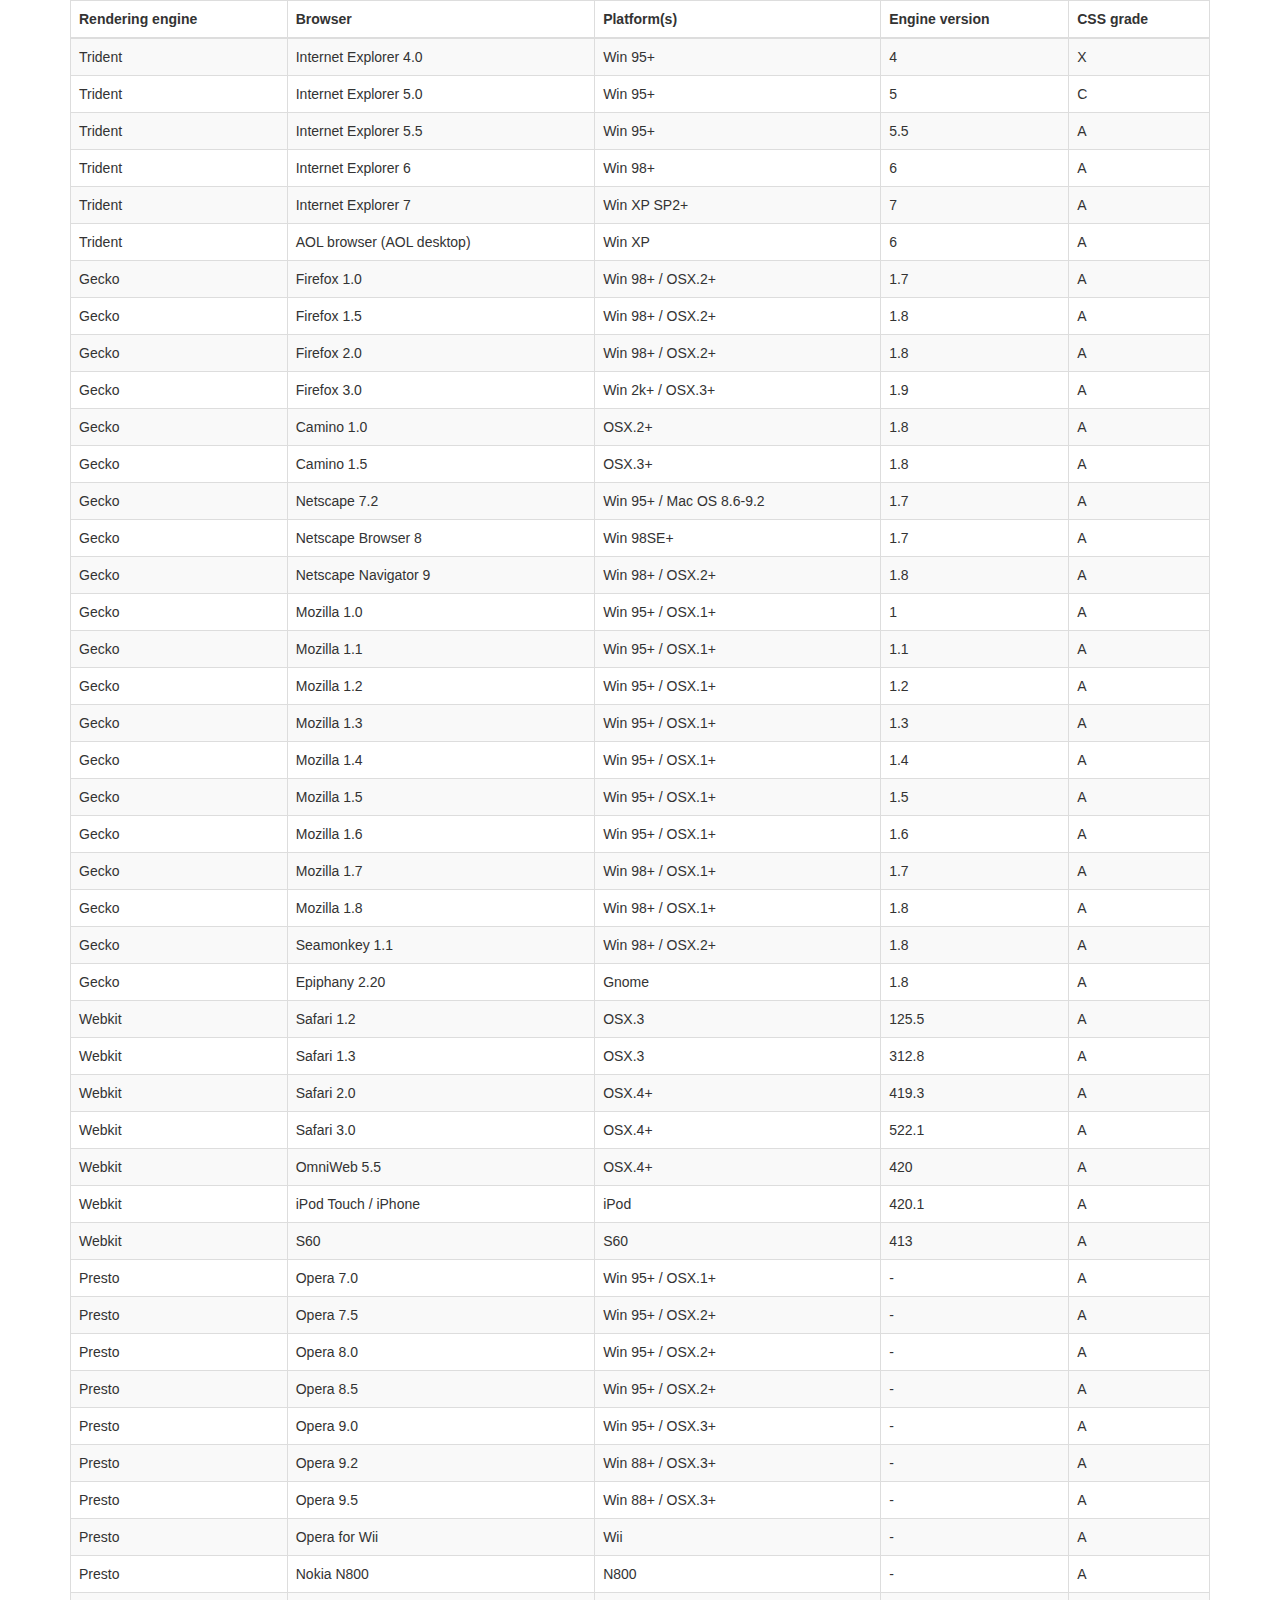
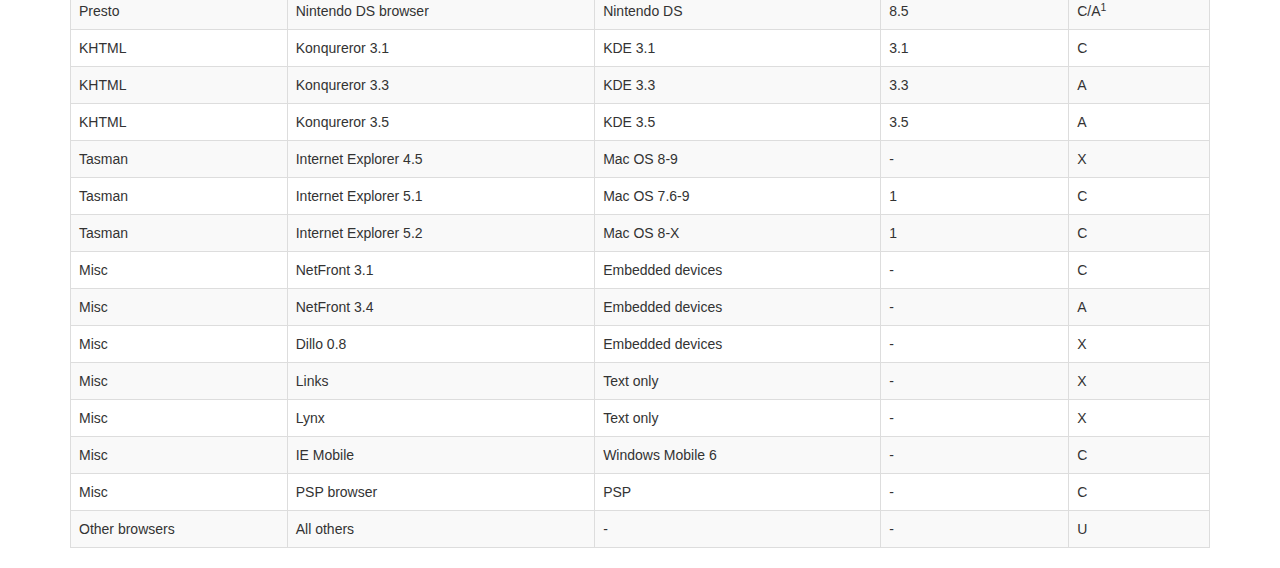
<file: libs/jquery/plugins/integration/bootstrap/3/index.html>
<!DOCTYPE HTML PUBLIC "-//W3C//DTD HTML 4.01//EN" "http://www.w3.org/TR/html4/strict.dtd">
<html>
	<head>
		<meta http-equiv="content-type" content="text/html; charset=utf-8" />
		
		<title>DataTables Bootstrap 3 example</title>

		<link rel="stylesheet" type="text/css" href="//maxcdn.bootstrapcdn.com/bootstrap/3.3.0/css/bootstrap.min.css">
		<link rel="stylesheet" type="text/css" href="dataTables.bootstrap.css">

		<script type="text/javascript" language="javascript" src="//code.jquery.com/jquery-1.11.1.min.js"></script>
		<script type="text/javascript" language="javascript" src="//cdn.datatables.net/1.10.3/js/jquery.dataTables.min.js"></script>
		<script type="text/javascript" language="javascript" src="dataTables.bootstrap.js"></script>
		<script type="text/javascript" charset="utf-8">
			$(document).ready(function() {
				$('#example').dataTable();
			} );
		</script>
	</head>
	<body>
		<div class="container">
			
<table cellpadding="0" cellspacing="0" border="0" class="table table-striped table-bordered" id="example">
	<thead>
		<tr>
			<th>Rendering engine</th>
			<th>Browser</th>
			<th>Platform(s)</th>
			<th>Engine version</th>
			<th>CSS grade</th>
		</tr>
	</thead>
	<tbody>
		<tr class="odd gradeX">
			<td>Trident</td>
			<td>Internet
				 Explorer 4.0</td>
			<td>Win 95+</td>
			<td class="center"> 4</td>
			<td class="center">X</td>
		</tr>
		<tr class="even gradeC">
			<td>Trident</td>
			<td>Internet
				 Explorer 5.0</td>
			<td>Win 95+</td>
			<td class="center">5</td>
			<td class="center">C</td>
		</tr>
		<tr class="odd gradeA">
			<td>Trident</td>
			<td>Internet
				 Explorer 5.5</td>
			<td>Win 95+</td>
			<td class="center">5.5</td>
			<td class="center">A</td>
		</tr>
		<tr class="even gradeA">
			<td>Trident</td>
			<td>Internet
				 Explorer 6</td>
			<td>Win 98+</td>
			<td class="center">6</td>
			<td class="center">A</td>
		</tr>
		<tr class="odd gradeA">
			<td>Trident</td>
			<td>Internet Explorer 7</td>
			<td>Win XP SP2+</td>
			<td class="center">7</td>
			<td class="center">A</td>
		</tr>
		<tr class="even gradeA">
			<td>Trident</td>
			<td>AOL browser (AOL desktop)</td>
			<td>Win XP</td>
			<td class="center">6</td>
			<td class="center">A</td>
		</tr>
		<tr class="gradeA">
			<td>Gecko</td>
			<td>Firefox 1.0</td>
			<td>Win 98+ / OSX.2+</td>
			<td class="center">1.7</td>
			<td class="center">A</td>
		</tr>
		<tr class="gradeA">
			<td>Gecko</td>
			<td>Firefox 1.5</td>
			<td>Win 98+ / OSX.2+</td>
			<td class="center">1.8</td>
			<td class="center">A</td>
		</tr>
		<tr class="gradeA">
			<td>Gecko</td>
			<td>Firefox 2.0</td>
			<td>Win 98+ / OSX.2+</td>
			<td class="center">1.8</td>
			<td class="center">A</td>
		</tr>
		<tr class="gradeA">
			<td>Gecko</td>
			<td>Firefox 3.0</td>
			<td>Win 2k+ / OSX.3+</td>
			<td class="center">1.9</td>
			<td class="center">A</td>
		</tr>
		<tr class="gradeA">
			<td>Gecko</td>
			<td>Camino 1.0</td>
			<td>OSX.2+</td>
			<td class="center">1.8</td>
			<td class="center">A</td>
		</tr>
		<tr class="gradeA">
			<td>Gecko</td>
			<td>Camino 1.5</td>
			<td>OSX.3+</td>
			<td class="center">1.8</td>
			<td class="center">A</td>
		</tr>
		<tr class="gradeA">
			<td>Gecko</td>
			<td>Netscape 7.2</td>
			<td>Win 95+ / Mac OS 8.6-9.2</td>
			<td class="center">1.7</td>
			<td class="center">A</td>
		</tr>
		<tr class="gradeA">
			<td>Gecko</td>
			<td>Netscape Browser 8</td>
			<td>Win 98SE+</td>
			<td class="center">1.7</td>
			<td class="center">A</td>
		</tr>
		<tr class="gradeA">
			<td>Gecko</td>
			<td>Netscape Navigator 9</td>
			<td>Win 98+ / OSX.2+</td>
			<td class="center">1.8</td>
			<td class="center">A</td>
		</tr>
		<tr class="gradeA">
			<td>Gecko</td>
			<td>Mozilla 1.0</td>
			<td>Win 95+ / OSX.1+</td>
			<td class="center">1</td>
			<td class="center">A</td>
		</tr>
		<tr class="gradeA">
			<td>Gecko</td>
			<td>Mozilla 1.1</td>
			<td>Win 95+ / OSX.1+</td>
			<td class="center">1.1</td>
			<td class="center">A</td>
		</tr>
		<tr class="gradeA">
			<td>Gecko</td>
			<td>Mozilla 1.2</td>
			<td>Win 95+ / OSX.1+</td>
			<td class="center">1.2</td>
			<td class="center">A</td>
		</tr>
		<tr class="gradeA">
			<td>Gecko</td>
			<td>Mozilla 1.3</td>
			<td>Win 95+ / OSX.1+</td>
			<td class="center">1.3</td>
			<td class="center">A</td>
		</tr>
		<tr class="gradeA">
			<td>Gecko</td>
			<td>Mozilla 1.4</td>
			<td>Win 95+ / OSX.1+</td>
			<td class="center">1.4</td>
			<td class="center">A</td>
		</tr>
		<tr class="gradeA">
			<td>Gecko</td>
			<td>Mozilla 1.5</td>
			<td>Win 95+ / OSX.1+</td>
			<td class="center">1.5</td>
			<td class="center">A</td>
		</tr>
		<tr class="gradeA">
			<td>Gecko</td>
			<td>Mozilla 1.6</td>
			<td>Win 95+ / OSX.1+</td>
			<td class="center">1.6</td>
			<td class="center">A</td>
		</tr>
		<tr class="gradeA">
			<td>Gecko</td>
			<td>Mozilla 1.7</td>
			<td>Win 98+ / OSX.1+</td>
			<td class="center">1.7</td>
			<td class="center">A</td>
		</tr>
		<tr class="gradeA">
			<td>Gecko</td>
			<td>Mozilla 1.8</td>
			<td>Win 98+ / OSX.1+</td>
			<td class="center">1.8</td>
			<td class="center">A</td>
		</tr>
		<tr class="gradeA">
			<td>Gecko</td>
			<td>Seamonkey 1.1</td>
			<td>Win 98+ / OSX.2+</td>
			<td class="center">1.8</td>
			<td class="center">A</td>
		</tr>
		<tr class="gradeA">
			<td>Gecko</td>
			<td>Epiphany 2.20</td>
			<td>Gnome</td>
			<td class="center">1.8</td>
			<td class="center">A</td>
		</tr>
		<tr class="gradeA">
			<td>Webkit</td>
			<td>Safari 1.2</td>
			<td>OSX.3</td>
			<td class="center">125.5</td>
			<td class="center">A</td>
		</tr>
		<tr class="gradeA">
			<td>Webkit</td>
			<td>Safari 1.3</td>
			<td>OSX.3</td>
			<td class="center">312.8</td>
			<td class="center">A</td>
		</tr>
		<tr class="gradeA">
			<td>Webkit</td>
			<td>Safari 2.0</td>
			<td>OSX.4+</td>
			<td class="center">419.3</td>
			<td class="center">A</td>
		</tr>
		<tr class="gradeA">
			<td>Webkit</td>
			<td>Safari 3.0</td>
			<td>OSX.4+</td>
			<td class="center">522.1</td>
			<td class="center">A</td>
		</tr>
		<tr class="gradeA">
			<td>Webkit</td>
			<td>OmniWeb 5.5</td>
			<td>OSX.4+</td>
			<td class="center">420</td>
			<td class="center">A</td>
		</tr>
		<tr class="gradeA">
			<td>Webkit</td>
			<td>iPod Touch / iPhone</td>
			<td>iPod</td>
			<td class="center">420.1</td>
			<td class="center">A</td>
		</tr>
		<tr class="gradeA">
			<td>Webkit</td>
			<td>S60</td>
			<td>S60</td>
			<td class="center">413</td>
			<td class="center">A</td>
		</tr>
		<tr class="gradeA">
			<td>Presto</td>
			<td>Opera 7.0</td>
			<td>Win 95+ / OSX.1+</td>
			<td class="center">-</td>
			<td class="center">A</td>
		</tr>
		<tr class="gradeA">
			<td>Presto</td>
			<td>Opera 7.5</td>
			<td>Win 95+ / OSX.2+</td>
			<td class="center">-</td>
			<td class="center">A</td>
		</tr>
		<tr class="gradeA">
			<td>Presto</td>
			<td>Opera 8.0</td>
			<td>Win 95+ / OSX.2+</td>
			<td class="center">-</td>
			<td class="center">A</td>
		</tr>
		<tr class="gradeA">
			<td>Presto</td>
			<td>Opera 8.5</td>
			<td>Win 95+ / OSX.2+</td>
			<td class="center">-</td>
			<td class="center">A</td>
		</tr>
		<tr class="gradeA">
			<td>Presto</td>
			<td>Opera 9.0</td>
			<td>Win 95+ / OSX.3+</td>
			<td class="center">-</td>
			<td class="center">A</td>
		</tr>
		<tr class="gradeA">
			<td>Presto</td>
			<td>Opera 9.2</td>
			<td>Win 88+ / OSX.3+</td>
			<td class="center">-</td>
			<td class="center">A</td>
		</tr>
		<tr class="gradeA">
			<td>Presto</td>
			<td>Opera 9.5</td>
			<td>Win 88+ / OSX.3+</td>
			<td class="center">-</td>
			<td class="center">A</td>
		</tr>
		<tr class="gradeA">
			<td>Presto</td>
			<td>Opera for Wii</td>
			<td>Wii</td>
			<td class="center">-</td>
			<td class="center">A</td>
		</tr>
		<tr class="gradeA">
			<td>Presto</td>
			<td>Nokia N800</td>
			<td>N800</td>
			<td class="center">-</td>
			<td class="center">A</td>
		</tr>
		<tr class="gradeA">
			<td>Presto</td>
			<td>Nintendo DS browser</td>
			<td>Nintendo DS</td>
			<td class="center">8.5</td>
			<td class="center">C/A<sup>1</sup></td>
		</tr>
		<tr class="gradeC">
			<td>KHTML</td>
			<td>Konqureror 3.1</td>
			<td>KDE 3.1</td>
			<td class="center">3.1</td>
			<td class="center">C</td>
		</tr>
		<tr class="gradeA">
			<td>KHTML</td>
			<td>Konqureror 3.3</td>
			<td>KDE 3.3</td>
			<td class="center">3.3</td>
			<td class="center">A</td>
		</tr>
		<tr class="gradeA">
			<td>KHTML</td>
			<td>Konqureror 3.5</td>
			<td>KDE 3.5</td>
			<td class="center">3.5</td>
			<td class="center">A</td>
		</tr>
		<tr class="gradeX">
			<td>Tasman</td>
			<td>Internet Explorer 4.5</td>
			<td>Mac OS 8-9</td>
			<td class="center">-</td>
			<td class="center">X</td>
		</tr>
		<tr class="gradeC">
			<td>Tasman</td>
			<td>Internet Explorer 5.1</td>
			<td>Mac OS 7.6-9</td>
			<td class="center">1</td>
			<td class="center">C</td>
		</tr>
		<tr class="gradeC">
			<td>Tasman</td>
			<td>Internet Explorer 5.2</td>
			<td>Mac OS 8-X</td>
			<td class="center">1</td>
			<td class="center">C</td>
		</tr>
		<tr class="gradeA">
			<td>Misc</td>
			<td>NetFront 3.1</td>
			<td>Embedded devices</td>
			<td class="center">-</td>
			<td class="center">C</td>
		</tr>
		<tr class="gradeA">
			<td>Misc</td>
			<td>NetFront 3.4</td>
			<td>Embedded devices</td>
			<td class="center">-</td>
			<td class="center">A</td>
		</tr>
		<tr class="gradeX">
			<td>Misc</td>
			<td>Dillo 0.8</td>
			<td>Embedded devices</td>
			<td class="center">-</td>
			<td class="center">X</td>
		</tr>
		<tr class="gradeX">
			<td>Misc</td>
			<td>Links</td>
			<td>Text only</td>
			<td class="center">-</td>
			<td class="center">X</td>
		</tr>
		<tr class="gradeX">
			<td>Misc</td>
			<td>Lynx</td>
			<td>Text only</td>
			<td class="center">-</td>
			<td class="center">X</td>
		</tr>
		<tr class="gradeC">
			<td>Misc</td>
			<td>IE Mobile</td>
			<td>Windows Mobile 6</td>
			<td class="center">-</td>
			<td class="center">C</td>
		</tr>
		<tr class="gradeC">
			<td>Misc</td>
			<td>PSP browser</td>
			<td>PSP</td>
			<td class="center">-</td>
			<td class="center">C</td>
		</tr>
		<tr class="gradeU">
			<td>Other browsers</td>
			<td>All others</td>
			<td>-</td>
			<td class="center">-</td>
			<td class="center">U</td>
		</tr>
	</tbody>
</table>
			
		</div>
	</body>
</html>
</file>
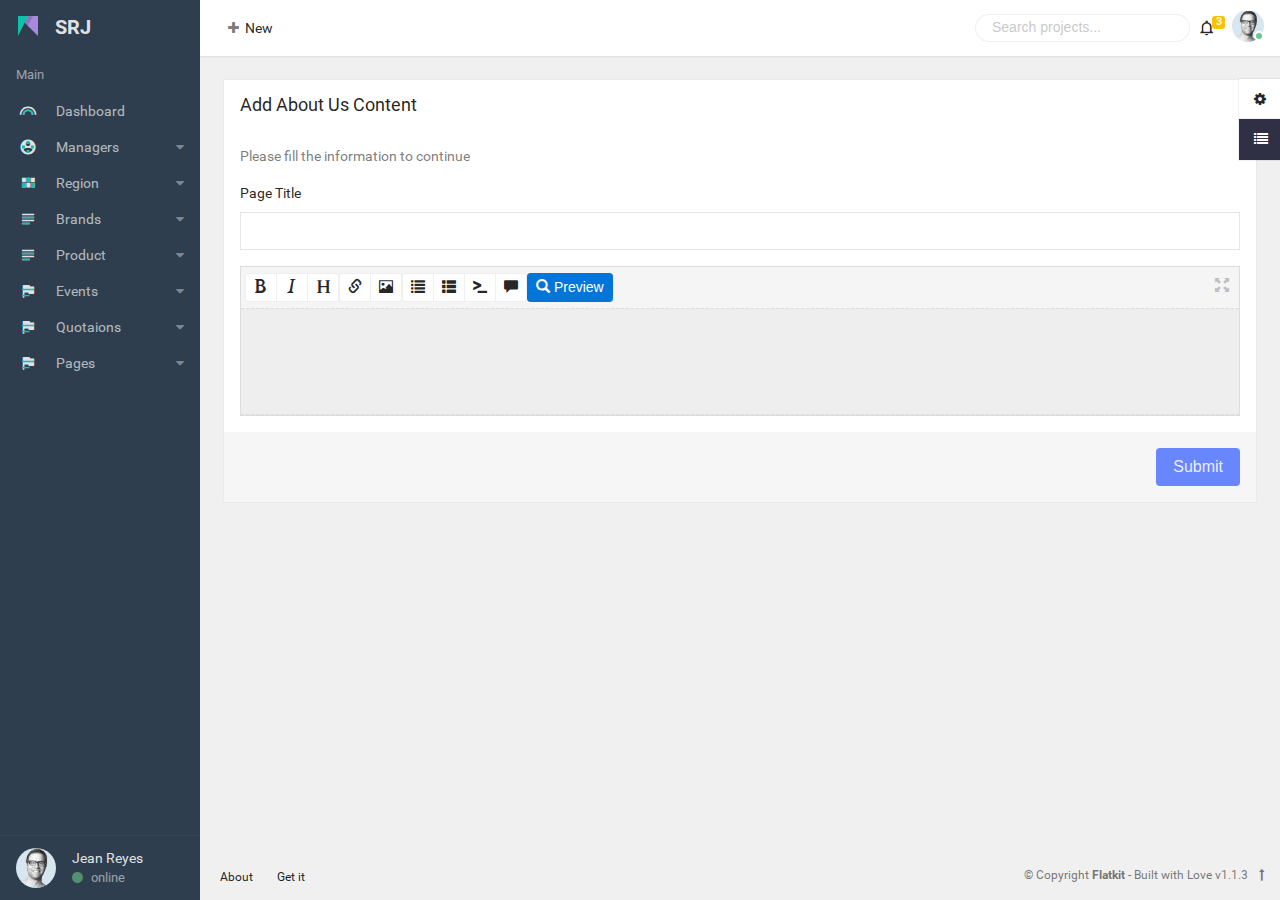
<file: html/Add_aboutus.html>
<!DOCTYPE html>
<html lang="en">
<head>
  <meta charset="utf-8" />
  <title>SRJ</title>
  <meta name="description" content="Admin, Dashboard, Bootstrap, Bootstrap 4, Angular, AngularJS" />
  <meta name="viewport" content="width=device-width, initial-scale=1, maximum-scale=1, minimal-ui" />
  <meta http-equiv="X-UA-Compatible" content="IE=edge">

  <!-- for ios 7 style, multi-resolution icon of 152x152 -->
  <meta name="apple-mobile-web-app-capable" content="yes">
  <meta name="apple-mobile-web-app-status-barstyle" content="black-translucent">
  <link rel="apple-touch-icon" href="../assets/images/logo.png">
  <meta name="apple-mobile-web-app-title" content="Flatkit">
  <!-- for Chrome on Android, multi-resolution icon of 196x196 -->
  <meta name="mobile-web-app-capable" content="yes">
  <link rel="shortcut icon" sizes="196x196" href="../assets/images/logo.png">
  
  <!-- style -->
  <link rel="stylesheet" href="../assets/animate.css/animate.min.css" type="text/css" />
  <link rel="stylesheet" href="../assets/glyphicons/glyphicons.css" type="text/css" />
  <link rel="stylesheet" href="../assets/font-awesome/css/font-awesome.min.css" type="text/css" />
  <link rel="stylesheet" href="../assets/material-design-icons/material-design-icons.css" type="text/css" />

  <link rel="stylesheet" href="../assets/bootstrap/dist/css/bootstrap.min.css" type="text/css" />
  <link rel="stylesheet" href="../libs/jquery/WYSIWYG/css/bootstrap-markdown.min.css">
  <!-- build:css ../assets/styles/app.min.css -->
  <link rel="stylesheet" href="../assets/styles/app.css" type="text/css" />
  <!-- endbuild -->
  <link rel="stylesheet" href="../assets/styles/font.css" type="text/css" />
</head>
<body>
  <div class="app" id="app">

<!-- ############ LAYOUT START-->

  <!-- aside -->
  <div id="aside" class="app-aside modal nav-dropdown">
  	<!-- fluid app aside -->
    <div class="left navside dark dk" data-layout="column">
  	  <div class="navbar no-radius">
        <!-- brand -->
        <a class="navbar-brand">
        	<div ui-include="'../assets/images/logo.svg'"></div>
        	<img src="../assets/images/logo.png" alt="." class="hide">
        	<span class="hidden-folded inline">SRJ</span>
        </a>
        <!-- / brand -->
      </div>
      <div class="hide-scroll" data-flex>
          <nav class="scroll nav-light">
            
              <ul class="nav" ui-nav>
                <li class="nav-header hidden-folded">
                  <small class="text-muted">Main</small>
                </li>
                
                <li>
                  <a href="dashboard.html" >
                    <span class="nav-icon">
                      <i class="material-icons">&#xe3fc;
                        <span ui-include="'../assets/images/i_0.svg'"></span>
                      </i>
                    </span>
                    <span class="nav-text">Dashboard</span>
                  </a>
                </li>
            
                <li>
                  <a>
                    <span class="nav-caret">
                      <i class="fa fa-caret-down"></i>
                    </span>
                    <span class="nav-label">
                    </span>
                    <span class="nav-icon">
                      <i class="material-icons">&#xe853;
                        <span ui-include="'../assets/images/i_1.svg'"></span>
                      </i>
                    </span>
                    <span class="nav-text">Managers</span>
                  </a>
                  <ul class="nav-sub">
                    <li>
                      <a href="Add_manager.html" >
                        <span class="nav-text">Add Manager</span>
                      </a>
                    </li>
                   
                  </ul>
                </li>
            
                <li>
                  <a>
                    <span class="nav-caret">
                      <i class="fa fa-caret-down"></i>
                    </span>
                    <span class="nav-icon">
                      <i class="material-icons">&#xe8f0;
                        <span ui-include="'../assets/images/i_2.svg'"></span>
                      </i>
                    </span>
                    <span class="nav-text">Region</span>
                  </a>
                  <ul class="nav-sub">
                    <li>
                      <a href="Add_region.html" >
                        <span class="nav-text">Add Region</span>
                      </a>
                    </li>
                  
                  </ul>
                </li>
            
                <li>
                  <a>
                     <span class="nav-caret">
                      <i class="fa fa-caret-down"></i>
                    </span>
                    <span class="nav-icon">
                      <i class="material-icons">&#xe8d2;
                        <span ui-include="'../assets/images/i_3.svg'"></span>
                      </i>
                    </span>
                    <span class="nav-text">Brands</span>
                  </a>
                   <ul class="nav-sub">
                    <li>
                      <a href="Add_brand.html" >
                        <span class="nav-text">Add Brand</span>
                      </a>
                    </li>
                   
                  </ul>
                </li>
                <li>
                  <a>
                     <span class="nav-caret">
                      <i class="fa fa-caret-down"></i>
                    </span>
                    <span class="nav-icon">
                      <i class="material-icons">&#xe8d2;
                        <span ui-include="'../assets/images/i_3.svg'"></span>
                      </i>
                    </span>
                    <span class="nav-text">Product</span>
                  </a>
                   <ul class="nav-sub">
                    <li>
                      <a href="Add_product.html" >
                        <span class="nav-text">Add Produuct</span>
                      </a>
                    </li>
                   
                  </ul>
                </li>
                 <li>
                  <a>
                     <span class="nav-caret">
                      <i class="fa fa-caret-down"></i>
                    </span>
                    <span class="nav-icon">
                      <i class="material-icons">&#xe153;
                        <span ui-include="'../assets/images/i_3.svg'"></span>
                      </i>
                    </span>
                    <span class="nav-text">Events</span>
                  </a>
                   <ul class="nav-sub">
                    <li>
                      <a href="Add_event.html" >
                        <span class="nav-text">Add Event</span>
                      </a>
                    </li>
                   
                  </ul>
                </li>
                <li>
                  <a>
                     <span class="nav-caret">
                      <i class="fa fa-caret-down"></i>
                    </span>
                    <span class="nav-icon">
                      <i class="material-icons">&#xe153;
                        <span ui-include="'../assets/images/i_3.svg'"></span>
                      </i>
                    </span>
                    <span class="nav-text">Quotaions</span>
                  </a>
                   <ul class="nav-sub">
                    <li>
                      <a href="view_quotation.html" >
                        <span class="nav-text">View Quotaions</span>
                      </a>
                    </li>
                   
                  </ul>
                </li>
                <li>
                  <a>
                     <span class="nav-caret">
                      <i class="fa fa-caret-down"></i>
                    </span>
                    <span class="nav-icon">
                      <i class="material-icons">&#xe153;
                        <span ui-include="'../assets/images/i_3.svg'"></span>
                      </i>
                    </span>
                    <span class="nav-text">Pages</span>
                  </a>
                   <ul class="nav-sub">
                    <li>
                      <a href="Add_aboutus.html" >
                        <span class="nav-text">Add About Us</span>
                      </a>
                    </li>
                     <li>
                      <a href="Add_privacypolicy.html" >
                        <span class="nav-text">Add Policy</span>
                      </a>
                    </li>
                   
                  </ul>
                </li>
            
              </ul>
          </nav>
      </div>
      <div class="b-t">
        <div class="nav-fold">
        	<a href="profile.html">
        	    <span class="pull-left">
        	      <img src="../assets/images/a0.jpg" alt="..." class="w-40 img-circle">
        	    </span>
        	    <span class="clear hidden-folded p-x">
        	      <span class="block _500">Jean Reyes</span>
        	      <small class="block text-muted"><i class="fa fa-circle text-success m-r-sm"></i>online</small>
        	    </span>
        	</a>
        </div>
      </div>
    </div>
  </div>
  <!-- / -->
  
  <!-- content -->
  <div id="content" class="app-content box-shadow-z0" role="main">
    <div class="app-header white box-shadow">
        <div class="navbar navbar-toggleable-sm flex-row align-items-center">
            <!-- Open side - Naviation on mobile -->
            <a data-toggle="modal" data-target="#aside" class="hidden-lg-up mr-3">
              <i class="material-icons">&#xe5d2;</i>
            </a>
            <!-- / -->
        
            <!-- Page title - Bind to $state's title -->
            <div class="mb-0 h5 no-wrap" ng-bind="$state.current.data.title" id="pageTitle"></div>
        
            <!-- navbar collapse -->
            <div class="collapse navbar-collapse" id="collapse">
              <!-- link and dropdown -->
              <ul class="nav navbar-nav mr-auto">
                <li class="nav-item dropdown">
                  <a class="nav-link" href data-toggle="dropdown">
                    <i class="fa fa-fw fa-plus text-muted"></i>
                    <span>New</span>
                  </a>
                  <div ui-include="'../views/blocks/dropdown.new.html'"></div>
                </li>
              </ul>
        
              <div ui-include="'../views/blocks/navbar.form.html'"></div>
              <!-- / -->
            </div>
            <!-- / navbar collapse -->
        
            <!-- navbar right -->
            <ul class="nav navbar-nav ml-auto flex-row">
              <li class="nav-item dropdown pos-stc-xs">
                <a class="nav-link mr-2" href data-toggle="dropdown">
                  <i class="material-icons">&#xe7f5;</i>
                  <span class="label label-sm up warn">3</span>
                </a>
                <div ui-include="'../views/blocks/dropdown.notification.html'"></div>
              </li>
              <li class="nav-item dropdown">
                <a class="nav-link p-0 clear" href="#" data-toggle="dropdown">
                  <span class="avatar w-32">
                    <img src="../assets/images/a0.jpg" alt="...">
                    <i class="on b-white bottom"></i>
                  </span>
                </a>
                <div ui-include="'../views/blocks/dropdown.user.html'"></div>
              </li>
              <li class="nav-item hidden-md-up">
                <a class="nav-link pl-2" data-toggle="collapse" data-target="#collapse">
                  <i class="material-icons">&#xe5d4;</i>
                </a>
              </li>
            </ul>
            <!-- / navbar right -->
        </div>
    </div>
    <div class="app-footer">
      <div class="p-2 text-xs">
        <div class="pull-right text-muted py-1">
          &copy; Copyright <strong>Flatkit</strong> <span class="hidden-xs-down">- Built with Love v1.1.3</span>
          <a ui-scroll-to="content"><i class="fa fa-long-arrow-up p-x-sm"></i></a>
        </div>
        <div class="nav">
          <a class="nav-link" href="../">About</a>
          <a class="nav-link" href="http://themeforest.net/user/flatfull/portfolio?ref=flatfull">Get it</a>
        </div>
      </div>
    </div>
    <div ui-view class="app-body" id="view">

<!-- ############ PAGE START-->
<div class="padding">
  
  <div class="row">
    <div class="col-sm-12">
      <form ui-jp="parsley">
        <div class="box">
          <div class="box-header">
            <h2>Add About Us Content</h2>
          </div>
          <div class="box-body">
            <p class="text-muted">Please fill the information to continue</p>
             <div class="form-group">
              <label>Page Title</label>
              <input type="text" class="form-control" required>                        
            </div>
            <textarea data-provide="markdown" id="target-editor">

            </textarea>

          </div>
          <div class="dker p-a text-right">
            <button type="submit" class="btn info">Submit</button>
          </div>
        </div>
      </form>
    </div>
  </div>


</div>

<!-- ############ PAGE END-->

    </div>
  </div>
  <!-- / -->

  <!-- theme switcher -->
  <div id="switcher">
    <div class="switcher box-color dark-white text-color" id="sw-theme">
      <a href ui-toggle-class="active" target="#sw-theme" class="box-color dark-white text-color sw-btn">
        <i class="fa fa-gear"></i>
      </a>
      <div class="box-header">
        <a href="https://themeforest.net/item/flatkit-app-ui-kit/13231484?ref=flatfull" class="btn btn-xs rounded danger pull-right">BUY</a>
        <h2>Theme Switcher</h2>
      </div>
      <div class="box-divider"></div>
      <div class="box-body">
        <p class="hidden-md-down">
          <label class="md-check m-y-xs"  data-target="folded">
            <input type="checkbox">
            <i class="green"></i>
            <span class="hidden-folded">Folded Aside</span>
          </label>
          <label class="md-check m-y-xs" data-target="boxed">
            <input type="checkbox">
            <i class="green"></i>
            <span class="hidden-folded">Boxed Layout</span>
          </label>
          <label class="m-y-xs pointer" ui-fullscreen>
            <span class="fa fa-expand fa-fw m-r-xs"></span>
            <span>Fullscreen Mode</span>
          </label>
        </p>
        <p>Colors:</p>
        <p data-target="themeID">
          <label class="radio radio-inline m-0 ui-check ui-check-color ui-check-md" data-value="{primary:'primary', accent:'accent', warn:'warn'}">
            <input type="radio" name="color" value="1">
            <i class="primary"></i>
          </label>
          <label class="radio radio-inline m-0 ui-check ui-check-color ui-check-md" data-value="{primary:'accent', accent:'cyan', warn:'warn'}">
            <input type="radio" name="color" value="2">
            <i class="accent"></i>
          </label>
          <label class="radio radio-inline m-0 ui-check ui-check-color ui-check-md" data-value="{primary:'warn', accent:'light-blue', warn:'warning'}">
            <input type="radio" name="color" value="3">
            <i class="warn"></i>
          </label>
          <label class="radio radio-inline m-0 ui-check ui-check-color ui-check-md" data-value="{primary:'success', accent:'teal', warn:'lime'}">
            <input type="radio" name="color" value="4">
            <i class="success"></i>
          </label>
          <label class="radio radio-inline m-0 ui-check ui-check-color ui-check-md" data-value="{primary:'info', accent:'light-blue', warn:'success'}">
            <input type="radio" name="color" value="5">
            <i class="info"></i>
          </label>
          <label class="radio radio-inline m-0 ui-check ui-check-color ui-check-md" data-value="{primary:'blue', accent:'indigo', warn:'primary'}">
            <input type="radio" name="color" value="6">
            <i class="blue"></i>
          </label>
          <label class="radio radio-inline m-0 ui-check ui-check-color ui-check-md" data-value="{primary:'warning', accent:'grey-100', warn:'success'}">
            <input type="radio" name="color" value="7">
            <i class="warning"></i>
          </label>
          <label class="radio radio-inline m-0 ui-check ui-check-color ui-check-md" data-value="{primary:'danger', accent:'grey-100', warn:'grey-300'}">
            <input type="radio" name="color" value="8">
            <i class="danger"></i>
          </label>
        </p>
        <p>Themes:</p>
        <div data-target="bg" class="row no-gutter text-u-c text-center _600 clearfix">
          <label class="p-a col-sm-6 light pointer m-0">
            <input type="radio" name="theme" value="" hidden>
            Light
          </label>
          <label class="p-a col-sm-6 grey pointer m-0">
            <input type="radio" name="theme" value="grey" hidden>
            Grey
          </label>
          <label class="p-a col-sm-6 dark pointer m-0">
            <input type="radio" name="theme" value="dark" hidden>
            Dark
          </label>
          <label class="p-a col-sm-6 black pointer m-0">
            <input type="radio" name="theme" value="black" hidden>
            Black
          </label>
        </div>
      </div>
    </div>
    
    <div class="switcher box-color black lt" id="sw-demo">
      <a href ui-toggle-class="active" target="#sw-demo" class="box-color black lt text-color sw-btn">
        <i class="fa fa-list text-white"></i>
      </a>
      <div class="box-header">
        <h2>Demos</h2>
      </div>
      <div class="box-divider"></div>
      <div class="box-body">
        <div class="row no-gutter text-u-c text-center _600 clearfix">
          <a href="dashboard.html"
            class="p-a col-sm-6 primary">
            <span class="text-white">Default</span>
          </a>
          <a href="dashboard.0.html"
            class="p-a col-sm-6 success">
            <span class="text-white">Zero</span>
          </a>
          <a href="dashboard.1.html"
            class="p-a col-sm-6 blue">
            <span class="text-white">One</span>
          </a>
          <a href="dashboard.2.html"
            class="p-a col-sm-6 warn">
            <span class="text-white">Two</span>
          </a>
          <a href="dashboard.3.html"
            class="p-a col-sm-6 danger">
            <span class="text-white">Three</span>
          </a>
          <a href="dashboard.4.html"
            class="p-a col-sm-6 green">
            <span class="text-white">Four</span>
          </a>
          <a href="dashboard.5.html"
            class="p-a col-sm-6 info">
            <span class="text-white">Five</span>
          </a>
          <div 
            class="p-a col-sm-6 lter">
            <span class="text">...</span>
          </div>
        </div>
      </div>
    </div>
  </div>
  <!-- / -->

<!-- ############ LAYOUT END-->

  </div>
<!-- build:js scripts/app.html.js -->
<!-- jQuery -->
  <script src="../libs/jquery/jquery/dist/jquery.js"></script>
<!-- Bootstrap -->
  <script src="../libs/jquery/tether/dist/js/tether.min.js"></script>
  <script src="../libs/jquery/bootstrap/dist/js/bootstrap.js"></script>
  <script src="../libs/jquery/WYSIWYG/js/bootstrap-markdown.js"></script>
    <script src="../libs/jquery/WYSIWYG/locale/bootstrap-markdown.es.js"></script>

<!-- core -->
  <script src="../libs/jquery/underscore/underscore-min.js"></script>
  <script src="../libs/jquery/jQuery-Storage-API/jquery.storageapi.min.js"></script>
  <script src="../libs/jquery/PACE/pace.min.js"></script>

  <script src="scripts/config.lazyload.js"></script>

  <script src="scripts/palette.js"></script>
  <script src="scripts/ui-load.js"></script>
  <script src="scripts/ui-jp.js"></script>
  <script src="scripts/ui-include.js"></script>
  <script src="scripts/ui-device.js"></script>
  <script src="scripts/ui-form.js"></script>
  <script src="scripts/ui-nav.js"></script>
  <script src="scripts/ui-screenfull.js"></script>
  <script src="scripts/ui-scroll-to.js"></script>
  <script src="scripts/ui-toggle-class.js"></script>

  <script src="scripts/app.js"></script>

  <!-- ajax -->
  <script src="../libs/jquery/jquery-pjax/jquery.pjax.js"></script>
  <script src="scripts/ajax.js"></script>
<!-- endbuild -->

<script type="text/javascript">
  
  $.document.ready(function(){
$("#target-editor").markdown({

  // auto focus after instantiated
  autofocus: false,

  // is hideable
  hideable: false,

  // is savable
  savable: false,

  // width/height
  width: 'inherit',
  height: 'inherit',

  // none,both,horizontal,vertical
  resize: 'none',

  // custom icon
  iconlibrary: 'glyph',

  // default language
  language: 'en',

  // Contains enable (bool) and icons (object) keys
  fullscreen: {}
  
  // Enables integration with DropZone for allowing file upload/linking via drag&drop
  dropZoneOptions: null,

  // Array or string of button names to be hidden. 
  hiddenButtons: [],
 
  // Array or string of button names to be disabled. Default is empty string
  disabledButtons: []
  
})
  });
</script>
</body>
</html>
</file>
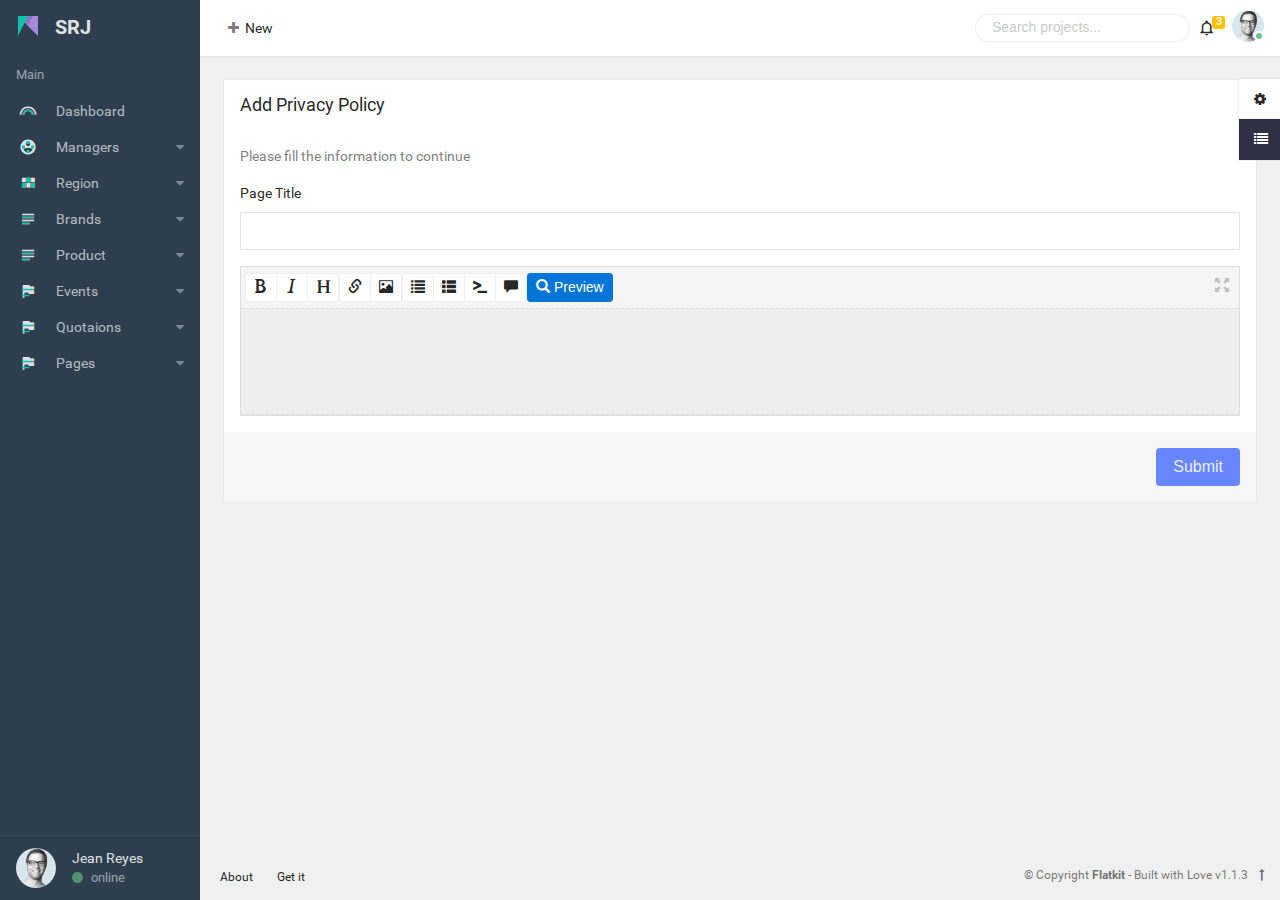
<file: html/Add_privacypolicy.html>
<!DOCTYPE html>
<html lang="en">
<head>
  <meta charset="utf-8" />
  <title>SRJ</title>
  <meta name="description" content="Admin, Dashboard, Bootstrap, Bootstrap 4, Angular, AngularJS" />
  <meta name="viewport" content="width=device-width, initial-scale=1, maximum-scale=1, minimal-ui" />
  <meta http-equiv="X-UA-Compatible" content="IE=edge">

  <!-- for ios 7 style, multi-resolution icon of 152x152 -->
  <meta name="apple-mobile-web-app-capable" content="yes">
  <meta name="apple-mobile-web-app-status-barstyle" content="black-translucent">
  <link rel="apple-touch-icon" href="../assets/images/logo.png">
  <meta name="apple-mobile-web-app-title" content="Flatkit">
  <!-- for Chrome on Android, multi-resolution icon of 196x196 -->
  <meta name="mobile-web-app-capable" content="yes">
  <link rel="shortcut icon" sizes="196x196" href="../assets/images/logo.png">
  
  <!-- style -->
  <link rel="stylesheet" href="../assets/animate.css/animate.min.css" type="text/css" />
  <link rel="stylesheet" href="../assets/glyphicons/glyphicons.css" type="text/css" />
  <link rel="stylesheet" href="../assets/font-awesome/css/font-awesome.min.css" type="text/css" />
  <link rel="stylesheet" href="../assets/material-design-icons/material-design-icons.css" type="text/css" />

  <link rel="stylesheet" href="../assets/bootstrap/dist/css/bootstrap.min.css" type="text/css" />
  <link rel="stylesheet" href="../libs/jquery/WYSIWYG/css/bootstrap-markdown.min.css">
  <!-- build:css ../assets/styles/app.min.css -->
  <link rel="stylesheet" href="../assets/styles/app.css" type="text/css" />
  <!-- endbuild -->
  <link rel="stylesheet" href="../assets/styles/font.css" type="text/css" />
</head>
<body>
  <div class="app" id="app">

<!-- ############ LAYOUT START-->

  <!-- aside -->
  <div id="aside" class="app-aside modal nav-dropdown">
    <!-- fluid app aside -->
    <div class="left navside dark dk" data-layout="column">
      <div class="navbar no-radius">
        <!-- brand -->
        <a class="navbar-brand">
          <div ui-include="'../assets/images/logo.svg'"></div>
          <img src="../assets/images/logo.png" alt="." class="hide">
          <span class="hidden-folded inline">SRJ</span>
        </a>
        <!-- / brand -->
      </div>
      <div class="hide-scroll" data-flex>
          <nav class="scroll nav-light">
            
              <ul class="nav" ui-nav>
                <li class="nav-header hidden-folded">
                  <small class="text-muted">Main</small>
                </li>
                
                <li>
                  <a href="dashboard.html" >
                    <span class="nav-icon">
                      <i class="material-icons">&#xe3fc;
                        <span ui-include="'../assets/images/i_0.svg'"></span>
                      </i>
                    </span>
                    <span class="nav-text">Dashboard</span>
                  </a>
                </li>
            
                <li>
                  <a>
                    <span class="nav-caret">
                      <i class="fa fa-caret-down"></i>
                    </span>
                    <span class="nav-label">
                    </span>
                    <span class="nav-icon">
                      <i class="material-icons">&#xe853;
                        <span ui-include="'../assets/images/i_1.svg'"></span>
                      </i>
                    </span>
                    <span class="nav-text">Managers</span>
                  </a>
                  <ul class="nav-sub">
                    <li>
                      <a href="Add_manager.html" >
                        <span class="nav-text">Add Manager</span>
                      </a>
                    </li>
                   
                  </ul>
                </li>
            
                <li>
                  <a>
                    <span class="nav-caret">
                      <i class="fa fa-caret-down"></i>
                    </span>
                    <span class="nav-icon">
                      <i class="material-icons">&#xe8f0;
                        <span ui-include="'../assets/images/i_2.svg'"></span>
                      </i>
                    </span>
                    <span class="nav-text">Region</span>
                  </a>
                  <ul class="nav-sub">
                    <li>
                      <a href="Add_region.html" >
                        <span class="nav-text">Add Region</span>
                      </a>
                    </li>
                  
                  </ul>
                </li>
            
                <li>
                  <a>
                     <span class="nav-caret">
                      <i class="fa fa-caret-down"></i>
                    </span>
                    <span class="nav-icon">
                      <i class="material-icons">&#xe8d2;
                        <span ui-include="'../assets/images/i_3.svg'"></span>
                      </i>
                    </span>
                    <span class="nav-text">Brands</span>
                  </a>
                   <ul class="nav-sub">
                    <li>
                      <a href="Add_brand.html" >
                        <span class="nav-text">Add Brand</span>
                      </a>
                    </li>
                   
                  </ul>
                </li>
                <li>
                  <a>
                     <span class="nav-caret">
                      <i class="fa fa-caret-down"></i>
                    </span>
                    <span class="nav-icon">
                      <i class="material-icons">&#xe8d2;
                        <span ui-include="'../assets/images/i_3.svg'"></span>
                      </i>
                    </span>
                    <span class="nav-text">Product</span>
                  </a>
                   <ul class="nav-sub">
                    <li>
                      <a href="Add_product.html" >
                        <span class="nav-text">Add Produuct</span>
                      </a>
                    </li>
                   
                  </ul>
                </li>
                 <li>
                  <a>
                     <span class="nav-caret">
                      <i class="fa fa-caret-down"></i>
                    </span>
                    <span class="nav-icon">
                      <i class="material-icons">&#xe153;
                        <span ui-include="'../assets/images/i_3.svg'"></span>
                      </i>
                    </span>
                    <span class="nav-text">Events</span>
                  </a>
                   <ul class="nav-sub">
                    <li>
                      <a href="Add_event.html" >
                        <span class="nav-text">Add Event</span>
                      </a>
                    </li>
                   
                  </ul>
                </li>
                <li>
                  <a>
                     <span class="nav-caret">
                      <i class="fa fa-caret-down"></i>
                    </span>
                    <span class="nav-icon">
                      <i class="material-icons">&#xe153;
                        <span ui-include="'../assets/images/i_3.svg'"></span>
                      </i>
                    </span>
                    <span class="nav-text">Quotaions</span>
                  </a>
                   <ul class="nav-sub">
                    <li>
                      <a href="view_quotation.html" >
                        <span class="nav-text">View Quotaions</span>
                      </a>
                    </li>
                   
                  </ul>
                </li>
                <li>
                  <a>
                     <span class="nav-caret">
                      <i class="fa fa-caret-down"></i>
                    </span>
                    <span class="nav-icon">
                      <i class="material-icons">&#xe153;
                        <span ui-include="'../assets/images/i_3.svg'"></span>
                      </i>
                    </span>
                    <span class="nav-text">Pages</span>
                  </a>
                   <ul class="nav-sub">
                    <li>
                      <a href="Add_aboutus.html" >
                        <span class="nav-text">Add About Us</span>
                      </a>
                    </li>
                     <li>
                      <a href="Add_privacypolicy.html" >
                        <span class="nav-text">Add Policy</span>
                      </a>
                    </li>
                   
                  </ul>
                </li>
            
              </ul>
          </nav>
      </div>
      <div class="b-t">
        <div class="nav-fold">
          <a href="profile.html">
              <span class="pull-left">
                <img src="../assets/images/a0.jpg" alt="..." class="w-40 img-circle">
              </span>
              <span class="clear hidden-folded p-x">
                <span class="block _500">Jean Reyes</span>
                <small class="block text-muted"><i class="fa fa-circle text-success m-r-sm"></i>online</small>
              </span>
          </a>
        </div>
      </div>
    </div>
  </div>
  <!-- / -->
  
  <!-- content -->
  <div id="content" class="app-content box-shadow-z0" role="main">
    <div class="app-header white box-shadow">
        <div class="navbar navbar-toggleable-sm flex-row align-items-center">
            <!-- Open side - Naviation on mobile -->
            <a data-toggle="modal" data-target="#aside" class="hidden-lg-up mr-3">
              <i class="material-icons">&#xe5d2;</i>
            </a>
            <!-- / -->
        
            <!-- Page title - Bind to $state's title -->
            <div class="mb-0 h5 no-wrap" ng-bind="$state.current.data.title" id="pageTitle"></div>
        
            <!-- navbar collapse -->
            <div class="collapse navbar-collapse" id="collapse">
              <!-- link and dropdown -->
              <ul class="nav navbar-nav mr-auto">
                <li class="nav-item dropdown">
                  <a class="nav-link" href data-toggle="dropdown">
                    <i class="fa fa-fw fa-plus text-muted"></i>
                    <span>New</span>
                  </a>
                  <div ui-include="'../views/blocks/dropdown.new.html'"></div>
                </li>
              </ul>
        
              <div ui-include="'../views/blocks/navbar.form.html'"></div>
              <!-- / -->
            </div>
            <!-- / navbar collapse -->
        
            <!-- navbar right -->
            <ul class="nav navbar-nav ml-auto flex-row">
              <li class="nav-item dropdown pos-stc-xs">
                <a class="nav-link mr-2" href data-toggle="dropdown">
                  <i class="material-icons">&#xe7f5;</i>
                  <span class="label label-sm up warn">3</span>
                </a>
                <div ui-include="'../views/blocks/dropdown.notification.html'"></div>
              </li>
              <li class="nav-item dropdown">
                <a class="nav-link p-0 clear" href="#" data-toggle="dropdown">
                  <span class="avatar w-32">
                    <img src="../assets/images/a0.jpg" alt="...">
                    <i class="on b-white bottom"></i>
                  </span>
                </a>
                <div ui-include="'../views/blocks/dropdown.user.html'"></div>
              </li>
              <li class="nav-item hidden-md-up">
                <a class="nav-link pl-2" data-toggle="collapse" data-target="#collapse">
                  <i class="material-icons">&#xe5d4;</i>
                </a>
              </li>
            </ul>
            <!-- / navbar right -->
        </div>
    </div>
    <div class="app-footer">
      <div class="p-2 text-xs">
        <div class="pull-right text-muted py-1">
          &copy; Copyright <strong>Flatkit</strong> <span class="hidden-xs-down">- Built with Love v1.1.3</span>
          <a ui-scroll-to="content"><i class="fa fa-long-arrow-up p-x-sm"></i></a>
        </div>
        <div class="nav">
          <a class="nav-link" href="../">About</a>
          <a class="nav-link" href="http://themeforest.net/user/flatfull/portfolio?ref=flatfull">Get it</a>
        </div>
      </div>
    </div>
    <div ui-view class="app-body" id="view">

<!-- ############ PAGE START-->
<div class="padding">
  
  <div class="row">
    <div class="col-sm-12">
      <form ui-jp="parsley">
        <div class="box">
          <div class="box-header">
            <h2>Add Privacy Policy</h2>
          </div>
          <div class="box-body">
            <p class="text-muted">Please fill the information to continue</p>
             <div class="form-group">
              <label>Page Title</label>
              <input type="text" class="form-control" required>                        
            </div>
            <textarea data-provide="markdown" id="target-editor">

            </textarea>

          </div>
          <div class="dker p-a text-right">
            <button type="submit" class="btn info">Submit</button>
          </div>
        </div>
      </form>
    </div>
  </div>


</div>

<!-- ############ PAGE END-->

    </div>
  </div>
  <!-- / -->

  <!-- theme switcher -->
  <div id="switcher">
    <div class="switcher box-color dark-white text-color" id="sw-theme">
      <a href ui-toggle-class="active" target="#sw-theme" class="box-color dark-white text-color sw-btn">
        <i class="fa fa-gear"></i>
      </a>
      <div class="box-header">
        <a href="https://themeforest.net/item/flatkit-app-ui-kit/13231484?ref=flatfull" class="btn btn-xs rounded danger pull-right">BUY</a>
        <h2>Theme Switcher</h2>
      </div>
      <div class="box-divider"></div>
      <div class="box-body">
        <p class="hidden-md-down">
          <label class="md-check m-y-xs"  data-target="folded">
            <input type="checkbox">
            <i class="green"></i>
            <span class="hidden-folded">Folded Aside</span>
          </label>
          <label class="md-check m-y-xs" data-target="boxed">
            <input type="checkbox">
            <i class="green"></i>
            <span class="hidden-folded">Boxed Layout</span>
          </label>
          <label class="m-y-xs pointer" ui-fullscreen>
            <span class="fa fa-expand fa-fw m-r-xs"></span>
            <span>Fullscreen Mode</span>
          </label>
        </p>
        <p>Colors:</p>
        <p data-target="themeID">
          <label class="radio radio-inline m-0 ui-check ui-check-color ui-check-md" data-value="{primary:'primary', accent:'accent', warn:'warn'}">
            <input type="radio" name="color" value="1">
            <i class="primary"></i>
          </label>
          <label class="radio radio-inline m-0 ui-check ui-check-color ui-check-md" data-value="{primary:'accent', accent:'cyan', warn:'warn'}">
            <input type="radio" name="color" value="2">
            <i class="accent"></i>
          </label>
          <label class="radio radio-inline m-0 ui-check ui-check-color ui-check-md" data-value="{primary:'warn', accent:'light-blue', warn:'warning'}">
            <input type="radio" name="color" value="3">
            <i class="warn"></i>
          </label>
          <label class="radio radio-inline m-0 ui-check ui-check-color ui-check-md" data-value="{primary:'success', accent:'teal', warn:'lime'}">
            <input type="radio" name="color" value="4">
            <i class="success"></i>
          </label>
          <label class="radio radio-inline m-0 ui-check ui-check-color ui-check-md" data-value="{primary:'info', accent:'light-blue', warn:'success'}">
            <input type="radio" name="color" value="5">
            <i class="info"></i>
          </label>
          <label class="radio radio-inline m-0 ui-check ui-check-color ui-check-md" data-value="{primary:'blue', accent:'indigo', warn:'primary'}">
            <input type="radio" name="color" value="6">
            <i class="blue"></i>
          </label>
          <label class="radio radio-inline m-0 ui-check ui-check-color ui-check-md" data-value="{primary:'warning', accent:'grey-100', warn:'success'}">
            <input type="radio" name="color" value="7">
            <i class="warning"></i>
          </label>
          <label class="radio radio-inline m-0 ui-check ui-check-color ui-check-md" data-value="{primary:'danger', accent:'grey-100', warn:'grey-300'}">
            <input type="radio" name="color" value="8">
            <i class="danger"></i>
          </label>
        </p>
        <p>Themes:</p>
        <div data-target="bg" class="row no-gutter text-u-c text-center _600 clearfix">
          <label class="p-a col-sm-6 light pointer m-0">
            <input type="radio" name="theme" value="" hidden>
            Light
          </label>
          <label class="p-a col-sm-6 grey pointer m-0">
            <input type="radio" name="theme" value="grey" hidden>
            Grey
          </label>
          <label class="p-a col-sm-6 dark pointer m-0">
            <input type="radio" name="theme" value="dark" hidden>
            Dark
          </label>
          <label class="p-a col-sm-6 black pointer m-0">
            <input type="radio" name="theme" value="black" hidden>
            Black
          </label>
        </div>
      </div>
    </div>
    
    <div class="switcher box-color black lt" id="sw-demo">
      <a href ui-toggle-class="active" target="#sw-demo" class="box-color black lt text-color sw-btn">
        <i class="fa fa-list text-white"></i>
      </a>
      <div class="box-header">
        <h2>Demos</h2>
      </div>
      <div class="box-divider"></div>
      <div class="box-body">
        <div class="row no-gutter text-u-c text-center _600 clearfix">
          <a href="dashboard.html"
            class="p-a col-sm-6 primary">
            <span class="text-white">Default</span>
          </a>
          <a href="dashboard.0.html"
            class="p-a col-sm-6 success">
            <span class="text-white">Zero</span>
          </a>
          <a href="dashboard.1.html"
            class="p-a col-sm-6 blue">
            <span class="text-white">One</span>
          </a>
          <a href="dashboard.2.html"
            class="p-a col-sm-6 warn">
            <span class="text-white">Two</span>
          </a>
          <a href="dashboard.3.html"
            class="p-a col-sm-6 danger">
            <span class="text-white">Three</span>
          </a>
          <a href="dashboard.4.html"
            class="p-a col-sm-6 green">
            <span class="text-white">Four</span>
          </a>
          <a href="dashboard.5.html"
            class="p-a col-sm-6 info">
            <span class="text-white">Five</span>
          </a>
          <div 
            class="p-a col-sm-6 lter">
            <span class="text">...</span>
          </div>
        </div>
      </div>
    </div>
  </div>
  <!-- / -->

<!-- ############ LAYOUT END-->

  </div>
<!-- build:js scripts/app.html.js -->
<!-- jQuery -->
  <script src="../libs/jquery/jquery/dist/jquery.js"></script>
<!-- Bootstrap -->
  <script src="../libs/jquery/tether/dist/js/tether.min.js"></script>
  <script src="../libs/jquery/bootstrap/dist/js/bootstrap.js"></script>
  <script src="../libs/jquery/WYSIWYG/js/bootstrap-markdown.js"></script>
    <script src="../libs/jquery/WYSIWYG/locale/bootstrap-markdown.es.js"></script>

<!-- core -->
  <script src="../libs/jquery/underscore/underscore-min.js"></script>
  <script src="../libs/jquery/jQuery-Storage-API/jquery.storageapi.min.js"></script>
  <script src="../libs/jquery/PACE/pace.min.js"></script>

  <script src="scripts/config.lazyload.js"></script>

  <script src="scripts/palette.js"></script>
  <script src="scripts/ui-load.js"></script>
  <script src="scripts/ui-jp.js"></script>
  <script src="scripts/ui-include.js"></script>
  <script src="scripts/ui-device.js"></script>
  <script src="scripts/ui-form.js"></script>
  <script src="scripts/ui-nav.js"></script>
  <script src="scripts/ui-screenfull.js"></script>
  <script src="scripts/ui-scroll-to.js"></script>
  <script src="scripts/ui-toggle-class.js"></script>

  <script src="scripts/app.js"></script>

  <!-- ajax -->
  <script src="../libs/jquery/jquery-pjax/jquery.pjax.js"></script>
  <script src="scripts/ajax.js"></script>
<!-- endbuild -->

<script type="text/javascript">
  
  $.document.ready(function(){
$("#target-editor").markdown({

  // auto focus after instantiated
  autofocus: false,

  // is hideable
  hideable: false,

  // is savable
  savable: false,

  // width/height
  width: 'inherit',
  height: 'inherit',

  // none,both,horizontal,vertical
  resize: 'none',

  // custom icon
  iconlibrary: 'glyph',

  // default language
  language: 'en',

  // Contains enable (bool) and icons (object) keys
  fullscreen: {}
  
  // Enables integration with DropZone for allowing file upload/linking via drag&drop
  dropZoneOptions: null,

  // Array or string of button names to be hidden. 
  hiddenButtons: [],
 
  // Array or string of button names to be disabled. Default is empty string
  disabledButtons: []
  
})
  });
</script>
</body>
</html>
</file>
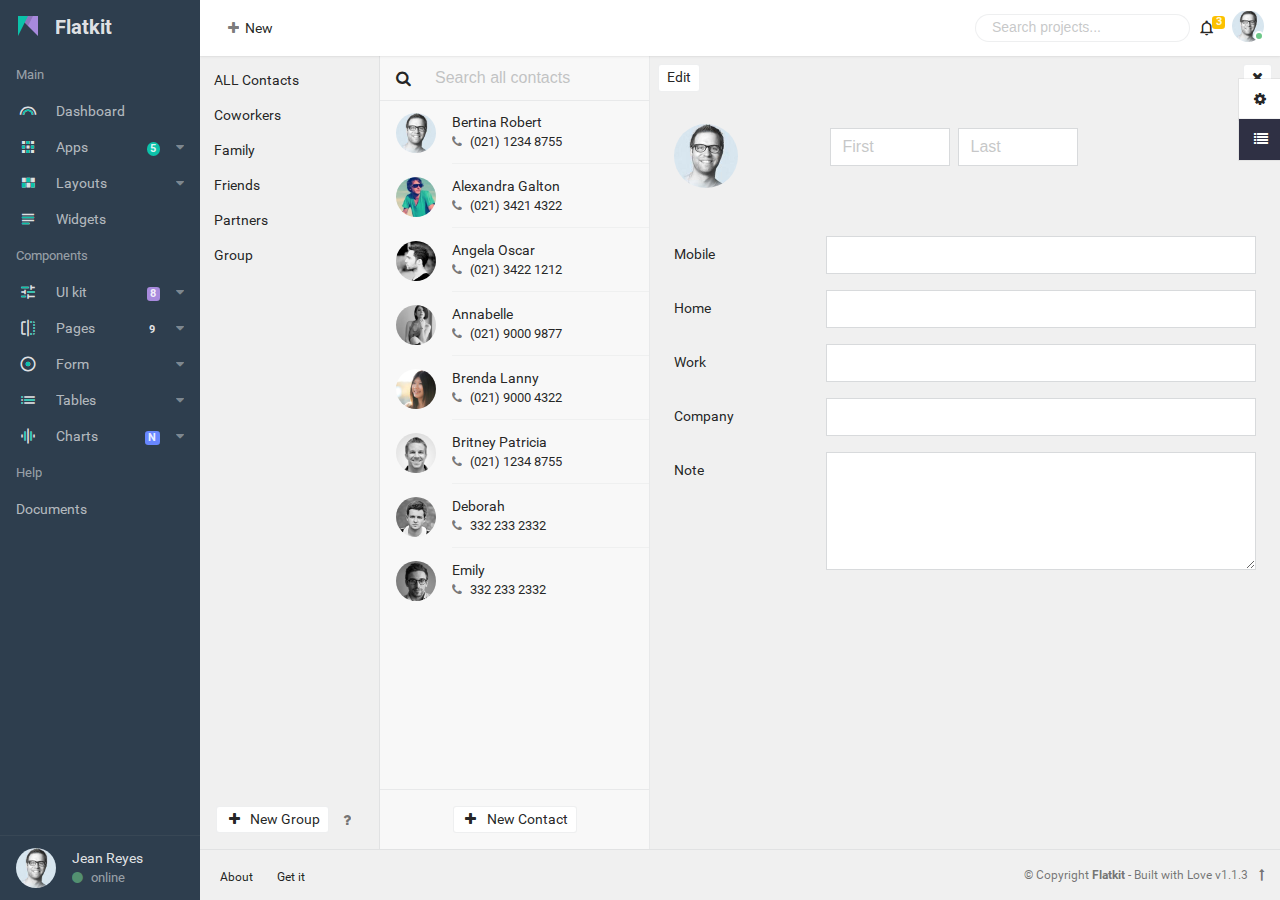
<file: html/contact.html>
<!DOCTYPE html>
<html lang="en">
<head>
  <meta charset="utf-8" />
  <title>Flatkit - HTML Version | Bootstrap 4 Web App Kit with AngularJS</title>
  <meta name="description" content="Admin, Dashboard, Bootstrap, Bootstrap 4, Angular, AngularJS" />
  <meta name="viewport" content="width=device-width, initial-scale=1, maximum-scale=1, minimal-ui" />
  <meta http-equiv="X-UA-Compatible" content="IE=edge">

  <!-- for ios 7 style, multi-resolution icon of 152x152 -->
  <meta name="apple-mobile-web-app-capable" content="yes">
  <meta name="apple-mobile-web-app-status-barstyle" content="black-translucent">
  <link rel="apple-touch-icon" href="../assets/images/logo.png">
  <meta name="apple-mobile-web-app-title" content="Flatkit">
  <!-- for Chrome on Android, multi-resolution icon of 196x196 -->
  <meta name="mobile-web-app-capable" content="yes">
  <link rel="shortcut icon" sizes="196x196" href="../assets/images/logo.png">
  
  <!-- style -->
  <link rel="stylesheet" href="../assets/animate.css/animate.min.css" type="text/css" />
  <link rel="stylesheet" href="../assets/glyphicons/glyphicons.css" type="text/css" />
  <link rel="stylesheet" href="../assets/font-awesome/css/font-awesome.min.css" type="text/css" />
  <link rel="stylesheet" href="../assets/material-design-icons/material-design-icons.css" type="text/css" />

  <link rel="stylesheet" href="../assets/bootstrap/dist/css/bootstrap.min.css" type="text/css" />
  <!-- build:css ../assets/styles/app.min.css -->
  <link rel="stylesheet" href="../assets/styles/app.css" type="text/css" />
  <!-- endbuild -->
  <link rel="stylesheet" href="../assets/styles/font.css" type="text/css" />
</head>
<body>
  <div class="app" id="app">

<!-- ############ LAYOUT START-->

  <!-- aside -->
  <div id="aside" class="app-aside modal nav-dropdown">
  	<!-- fluid app aside -->
    <div class="left navside dark dk" data-layout="column">
  	  <div class="navbar no-radius">
        <!-- brand -->
        <a class="navbar-brand">
        	<div ui-include="'../assets/images/logo.svg'"></div>
        	<img src="../assets/images/logo.png" alt="." class="hide">
        	<span class="hidden-folded inline">Flatkit</span>
        </a>
        <!-- / brand -->
      </div>
      <div class="hide-scroll" data-flex>
          <nav class="scroll nav-light">
            
              <ul class="nav" ui-nav>
                <li class="nav-header hidden-folded">
                  <small class="text-muted">Main</small>
                </li>
                
                <li>
                  <a href="dashboard.html" >
                    <span class="nav-icon">
                      <i class="material-icons">&#xe3fc;
                        <span ui-include="'../assets/images/i_0.svg'"></span>
                      </i>
                    </span>
                    <span class="nav-text">Dashboard</span>
                  </a>
                </li>
            
                <li>
                  <a>
                    <span class="nav-caret">
                      <i class="fa fa-caret-down"></i>
                    </span>
                    <span class="nav-label">
                      <b class="label rounded label-sm primary">5</b>
                    </span>
                    <span class="nav-icon">
                      <i class="material-icons">&#xe5c3;
                        <span ui-include="'../assets/images/i_1.svg'"></span>
                      </i>
                    </span>
                    <span class="nav-text">Apps</span>
                  </a>
                  <ul class="nav-sub">
                    <li>
                      <a href="inbox.html" >
                        <span class="nav-text">Inbox</span>
                      </a>
                    </li>
                    <li>
                      <a href="contact.html" >
                        <span class="nav-text">Contacts</span>
                      </a>
                    </li>
                    <li>
                      <a href="calendar.html" >
                        <span class="nav-text">Calendar</span>
                      </a>
                    </li>
                  </ul>
                </li>
            
                <li>
                  <a>
                    <span class="nav-caret">
                      <i class="fa fa-caret-down"></i>
                    </span>
                    <span class="nav-icon">
                      <i class="material-icons">&#xe8f0;
                        <span ui-include="'../assets/images/i_2.svg'"></span>
                      </i>
                    </span>
                    <span class="nav-text">Layouts</span>
                  </a>
                  <ul class="nav-sub">
                    <li>
                      <a href="headers.html" >
                        <span class="nav-text">Header</span>
                      </a>
                    </li>
                    <li>
                      <a href="asides.html" >
                        <span class="nav-text">Aside</span>
                      </a>
                    </li>
                    <li>
                      <a href="footers.html" >
                        <span class="nav-text">Footer</span>
                      </a>
                    </li>
                  </ul>
                </li>
            
                <li>
                  <a href="widget.html" >
                    <span class="nav-icon">
                      <i class="material-icons">&#xe8d2;
                        <span ui-include="'../assets/images/i_3.svg'"></span>
                      </i>
                    </span>
                    <span class="nav-text">Widgets</span>
                  </a>
                </li>
            
                <li class="nav-header hidden-folded">
                  <small class="text-muted">Components</small>
                </li>
            
                <li>
                  <a>
                    <span class="nav-caret">
                      <i class="fa fa-caret-down"></i>
                    </span>
                    <span class="nav-label">
                      <b class="label label-sm accent">8</b>
                    </span>
                    <span class="nav-icon">
                      <i class="material-icons">&#xe429;
                        <span ui-include="'../assets/images/i_4.svg'"></span>
                      </i>
                    </span>
                    <span class="nav-text">UI kit</span>
                  </a>
                  <ul class="nav-sub nav-mega nav-mega-3">
                    <li>
                      <a href="arrow.html" >
                        <span class="nav-text">Arrow</span>
                      </a>
                    </li>
                    <li>
                      <a href="box.html" >
                        <span class="nav-text">Box</span>
                      </a>
                    </li>
                    <li>
                      <a href="button.html" >
                        <span class="nav-text">Button</span>
                      </a>
                    </li>
                    <li>
                      <a href="color.html" >
                        <span class="nav-text">Color</span>
                      </a>
                    </li>
                    <li>
                      <a href="dropdown.html" >
                        <span class="nav-text">Dropdown</span>
                      </a>
                    </li>
                    <li>
                      <a href="grid.html" >
                        <span class="nav-text">Grid</span>
                      </a>
                    </li>
                    <li>
                      <a href="icon.html" >
                        <span class="nav-text">Icon</span>
                      </a>
                    </li>
                    <li>
                      <a href="label.html" >
                        <span class="nav-text">Label</span>
                      </a>
                    </li>
                    <li>
                      <a href="list.html" >
                        <span class="nav-text">List Group</span>
                      </a>
                    </li>
                    <li>
                      <a href="modal.html" >
                        <span class="nav-text">Modal</span>
                      </a>
                    </li>
                    <li>
                      <a href="nav.html" >
                        <span class="nav-text">Nav</span>
                      </a>
                    </li>
                    <li>
                      <a href="progress.html" >
                        <span class="nav-text">Progress</span>
                      </a>
                    </li>
                    <li>
                      <a href="social.html" >
                        <span class="nav-text">Social</span>
                      </a>
                    </li>
                    <li>
                      <a href="sortable.html" >
                        <span class="nav-text">Sortable</span>
                      </a>
                    </li>
                    <li>
                      <a href="streamline.html" >
                        <span class="nav-text">Streamline</span>
                      </a>
                    </li>
                    <li>
                      <a href="timeline.html" >
                        <span class="nav-text">Timeline</span>
                      </a>
                    </li>
                    <li>
                      <a href="map.vector.html" >
                        <span class="nav-text">Vector Map</span>
                      </a>
                    </li>
                  </ul>
                </li>
            
                <li>
                  <a>
                    <span class="nav-caret">
                      <i class="fa fa-caret-down"></i>
                    </span>
                    <span class="nav-label"><b class="label no-bg">9</b></span>
                    <span class="nav-icon">
                      <i class="material-icons">&#xe3e8;
                        <span ui-include="'../assets/images/i_5.svg'"></span>
                      </i>
                    </span>
                    <span class="nav-text">Pages</span>
                  </a>
                  <ul class="nav-sub nav-mega">
                    <li>
                      <a href="profile.html" >
                        <span class="nav-text">Profile</span>
                      </a>
                    </li>
                    <li>
                      <a href="setting.html" >
                        <span class="nav-text">Setting</span>
                      </a>
                    </li>
                    <li>
                      <a href="search.html" >
                        <span class="nav-text">Search</span>
                      </a>
                    </li>
                    <li>
                      <a href="faq.html" >
                        <span class="nav-text">FAQ</span>
                      </a>
                    </li>
                    <li>
                      <a href="gallery.html" >
                        <span class="nav-text">Gallery</span>
                      </a>
                    </li>
                    <li>
                      <a href="invoice.html" >
                        <span class="nav-text">Invoice</span>
                      </a>
                    </li>
                    <li>
                      <a href="price.html" >
                        <span class="nav-text">Price</span>
                      </a>
                    </li>
                    <li>
                      <a href="blank.html" >
                        <span class="nav-text">Blank</span>
                      </a>
                    </li>
                    <li>
                      <a href="signin.html" >
                        <span class="nav-text">Sign In</span>
                      </a>
                    </li>
                    <li>
                      <a href="signup.html" >
                        <span class="nav-text">Sign Up</span>
                      </a>
                    </li>
                    <li>
                      <a href="forgot-password.html" >
                        <span class="nav-text">Forgot Password</span>
                      </a>
                    </li>
                    <li>
                      <a href="lockme.html" >
                        <span class="nav-text">Lockme Screen</span>
                      </a>
                    </li>
                    <li>
                      <a href="404.html" >
                        <span class="nav-text">Error 404</span>
                      </a>
                    </li>
                    <li>
                      <a href="505.html" >
                        <span class="nav-text">Error 505</span>
                      </a>
                    </li>
                  </ul>
                </li>
            
                <li>
                  <a>
                    <span class="nav-caret">
                      <i class="fa fa-caret-down"></i>
                    </span>
                    <span class="nav-icon">
                      <i class="material-icons">&#xe39e;
                        <span ui-include="'../assets/images/i_6.svg'"></span>
                      </i>
                    </span>
                    <span class="nav-text">Form</span>
                  </a>
                  <ul class="nav-sub">
                    <li>
                      <a href="form.layout.html" >
                        <span class="nav-text">Form Layout</span>
                      </a>
                    </li>
                    <li>
                      <a href="form.element.html" >
                        <span class="nav-text">Form Element</span>
                      </a>
                    </li>
                    <li>
                      <a href="form.validation.html" >
                        <span class="nav-text">Form Validation</span>
                      </a>
                    </li>
                    <li>
                      <a href="form.select.html" >
                        <span class="nav-text">Select</span>
                      </a>
                    </li>
                    <li>
                      <a href="form.editor.html" >
                        <span class="nav-text">Editor</span>
                      </a>
                    </li>
                    <li>
                      <a href="form.picker.html">
                        <span class="nav-text">Picker</span>
                      </a>
                    </li>
                    <li>
                      <a href="form.wizard.html">
                        <span class="nav-text">Wizard</span>
                      </a>
                    </li>
                    <li>
                      <a href="form.dropzone.html" class="no-ajax" >
                        <span class="nav-text">File Upload</span>
                      </a>
                    </li>
                  </ul>
                </li>
            
                <li>
                  <a>
                    <span class="nav-caret">
                      <i class="fa fa-caret-down"></i>
                    </span>
                    <span class="nav-icon">
                      <i class="material-icons">&#xe896;
                        <span ui-include="'../assets/images/i_7.svg'"></span>
                      </i>
                    </span>
                    <span class="nav-text">Tables</span>
                  </a>
                  <ul class="nav-sub">
                    <li>
                      <a href="static.html" >
                        <span class="nav-text">Static table</span>
                      </a>
                    </li>
                    <li>
                      <a href="datatable.html" >
                        <span class="nav-text">Datatable</span>
                      </a>
                    </li>
                    <li>
                      <a href="footable.html" >
                        <span class="nav-text">Footable</span>
                      </a>
                    </li>
                  </ul>
                </li>
                <li>
                  <a>
                    <span class="nav-caret">
                      <i class="fa fa-caret-down"></i>
                    </span>
                    <span class="nav-label hidden-folded">
                      <b class="label label-sm info">N</b>
                    </span>
                    <span class="nav-icon">
                      <i class="material-icons">&#xe1b8;
                        <span ui-include="'../assets/images/i_8.svg'"></span>
                      </i>
                    </span>
                    <span class="nav-text">Charts</span>
                  </a>
                  <ul class="nav-sub">
                    <li>
                      <a href="chart.html" >
                        <span class="nav-text">Chart</span>
                      </a>
                    </li>
                    <li>
                      <a>
                        <span class="nav-caret">
                          <i class="fa fa-caret-down"></i>
                        </span>
                        <span class="nav-text">Echarts</span>
                      </a>
                      <ul class="nav-sub">
                        <li>
                          <a href="echarts-line.html" >
                            <span class="nav-text">line</span>
                          </a>
                        </li>
                        <li>
                          <a href="echarts-bar.html" >
                            <span class="nav-text">Bar</span>
                          </a>
                        </li>
                        <li>
                          <a href="echarts-pie.html" >
                            <span class="nav-text">Pie</span>
                          </a>
                        </li>
                        <li>
                          <a href="echarts-scatter.html" >
                            <span class="nav-text">Scatter</span>
                          </a>
                        </li>
                        <li>
                          <a href="echarts-radar-chord.html" >
                            <span class="nav-text">Radar &amp; Chord</span>
                          </a>
                        </li>
                        <li>
                          <a href="echarts-gauge-funnel.html" >
                            <span class="nav-text">Gauges &amp; Funnel</span>
                          </a>
                        </li>
                        <li>
                          <a href="echarts-map.html" >
                            <span class="nav-text">Map</span>
                          </a>
                        </li>
                      </ul>
                    </li>
                  </ul>
                </li>
            
                <li class="nav-header hidden-folded">
                  <small class="text-muted">Help</small>
                </li>
                
                <li class="hidden-folded" >
                  <a href="docs.html" >
                    <span class="nav-text">Documents</span>
                  </a>
                </li>
            
              </ul>
          </nav>
      </div>
      <div class="b-t">
        <div class="nav-fold">
        	<a href="profile.html">
        	    <span class="pull-left">
        	      <img src="../assets/images/a0.jpg" alt="..." class="w-40 img-circle">
        	    </span>
        	    <span class="clear hidden-folded p-x">
        	      <span class="block _500">Jean Reyes</span>
        	      <small class="block text-muted"><i class="fa fa-circle text-success m-r-sm"></i>online</small>
        	    </span>
        	</a>
        </div>
      </div>
    </div>
  </div>
  <!-- / -->
  
  <!-- content -->
  <div id="content" class="app-content box-shadow-z0" role="main">
    <div class="app-header white box-shadow">
        <div class="navbar navbar-toggleable-sm flex-row align-items-center">
            <!-- Open side - Naviation on mobile -->
            <a data-toggle="modal" data-target="#aside" class="hidden-lg-up mr-3">
              <i class="material-icons">&#xe5d2;</i>
            </a>
            <!-- / -->
        
            <!-- Page title - Bind to $state's title -->
            <div class="mb-0 h5 no-wrap" ng-bind="$state.current.data.title" id="pageTitle"></div>
        
            <!-- navbar collapse -->
            <div class="collapse navbar-collapse" id="collapse">
              <!-- link and dropdown -->
              <ul class="nav navbar-nav mr-auto">
                <li class="nav-item dropdown">
                  <a class="nav-link" href data-toggle="dropdown">
                    <i class="fa fa-fw fa-plus text-muted"></i>
                    <span>New</span>
                  </a>
                  <div ui-include="'../views/blocks/dropdown.new.html'"></div>
                </li>
              </ul>
        
              <div ui-include="'../views/blocks/navbar.form.html'"></div>
              <!-- / -->
            </div>
            <!-- / navbar collapse -->
        
            <!-- navbar right -->
            <ul class="nav navbar-nav ml-auto flex-row">
              <li class="nav-item dropdown pos-stc-xs">
                <a class="nav-link mr-2" href data-toggle="dropdown">
                  <i class="material-icons">&#xe7f5;</i>
                  <span class="label label-sm up warn">3</span>
                </a>
                <div ui-include="'../views/blocks/dropdown.notification.html'"></div>
              </li>
              <li class="nav-item dropdown">
                <a class="nav-link p-0 clear" href="#" data-toggle="dropdown">
                  <span class="avatar w-32">
                    <img src="../assets/images/a0.jpg" alt="...">
                    <i class="on b-white bottom"></i>
                  </span>
                </a>
                <div ui-include="'../views/blocks/dropdown.user.html'"></div>
              </li>
              <li class="nav-item hidden-md-up">
                <a class="nav-link pl-2" data-toggle="collapse" data-target="#collapse">
                  <i class="material-icons">&#xe5d4;</i>
                </a>
              </li>
            </ul>
            <!-- / navbar right -->
        </div>
    </div>
    <div class="app-footer">
      <div class="p-2 text-xs">
        <div class="pull-right text-muted py-1">
          &copy; Copyright <strong>Flatkit</strong> <span class="hidden-xs-down">- Built with Love v1.1.3</span>
          <a ui-scroll-to="content"><i class="fa fa-long-arrow-up p-x-sm"></i></a>
        </div>
        <div class="nav">
          <a class="nav-link" href="../">About</a>
          <a class="nav-link" href="http://themeforest.net/user/flatfull/portfolio?ref=flatfull">Get it</a>
        </div>
      </div>
    </div>
    <div ui-view class="app-body" id="view">

<!-- ############ PAGE START-->
<div class="app-body-inner">
  <div class="row-col row-col-xs b-b">
    <!-- column -->
    <div class="col-sm-2 col-md-2 w w-auto-sm b-r">
      <div class="row-col">
        <div class="row-row">
          <div class="row-body scrollable hover">
            <div class="row-inner">
              <div class="nav nav-pills nav-stacked m-t-sm flex-column">
                <a class="nav-link _500">ALL Contacts</a>
                <a class="nav-link">Coworkers</a>
                <a class="nav-link">Family</a>
                <a class="nav-link">Friends</a>
                <a class="nav-link">Partners</a>
                <a class="nav-link">Group</a>
              </div>
            </div>
          </div>
        </div>
        <div class="p-a">
          <span bs-tooltip title="Double click to Edit" class="pull-right text-muted inline p-a-xs m-r-sm"><i class="fa fa-question"></i></span>
          <a href class="btn btn-sm white"><i class="fa fa-plus fa-fw m-r-xs"></i> <span class="hidden-sm-down">New Group</span></a>
        </div>
      </div>
    </div>
    <!-- /column -->
    <!-- column -->
    <div class="col-sm-4 col-md-3 light bg b-r">
      <div class="row-col">
        <div class="p-a-xs b-b">
          <div class="input-group">
            <span class="input-group-addon no-border no-bg"><i class="fa fa-search"></i></span>
            <input type="text" class="form-control no-border no-bg" placeholder="Search all contacts">
          </div>
        </div>
        <div class="row-row">
          <div class="row-body scrollable hover">
            <div class="row-inner">
              <div class="list inset">
                <div class="list-item pointer">
                  <div class="list-left">
                    <span class="w-40 avatar">
                      <img src="../assets/images/a0.jpg" class="img-circle">
                    </span>
                  </div>
                  <div class="list-body">
                    Bertina Robert
                    <small class="block"><i class="fa fa-phone m-r-sm text-muted"></i>(021) 1234 8755</small>
                  </div>
                </div>
                <div class="list-item pointer">
                  <div class="list-left">
                    <span class="w-40 avatar">
                      <img src="../assets/images/a1.jpg" class="img-circle">
                    </span>
                  </div>
                  <div class="list-body">
                    Alexandra Galton
                    <small class="block"><i class="fa fa-phone m-r-sm text-muted"></i>(021) 3421 4322</small>
                  </div>
                </div>
                <div class="list-item pointer">
                  <div class="list-left">
                    <span class="w-40 avatar">
                      <img src="../assets/images/a2.jpg" class="img-circle">
                    </span>
                  </div>
                  <div class="list-body">
                    Angela Oscar
                    <small class="block"><i class="fa fa-phone m-r-sm text-muted"></i>(021) 3422 1212</small>
                  </div>
                </div>
                <div class="list-item pointer">
                  <div class="list-left">
                    <span class="w-40 avatar">
                      <img src="../assets/images/a3.jpg" class="img-circle">
                    </span>
                  </div>
                  <div class="list-body">
                    Annabelle
                    <small class="block"><i class="fa fa-phone m-r-sm text-muted"></i>(021) 9000 9877</small>
                  </div>
                </div>
                <div class="list-item pointer">
                  <div class="list-left">
                    <span class="w-40 avatar">
                      <img src="../assets/images/a4.jpg" class="img-circle">
                    </span>
                  </div>
                  <div class="list-body">
                    Brenda Lanny
                    <small class="block"><i class="fa fa-phone m-r-sm text-muted"></i>(021) 9000 4322</small>
                  </div>
                </div>
                <div class="list-item pointer">
                  <div class="list-left">
                    <span class="w-40 avatar">
                      <img src="../assets/images/a5.jpg" class="img-circle">
                    </span>
                  </div>
                  <div class="list-body">
                    Britney Patricia
                    <small class="block"><i class="fa fa-phone m-r-sm text-muted"></i>(021) 1234 8755</small>
                  </div>
                </div>
                <div class="list-item pointer">
                  <div class="list-left">
                    <span class="w-40 avatar">
                      <img src="../assets/images/a6.jpg" class="img-circle">
                    </span>
                  </div>
                  <div class="list-body">
                    Deborah
                    <small class="block"><i class="fa fa-phone m-r-sm text-muted"></i>332 233 2332</small>
                  </div>
                </div>
                <div class="list-item pointer">
                  <div class="list-left">
                    <span class="w-40 avatar">
                      <img src="../assets/images/a7.jpg" class="img-circle">
                    </span>
                  </div>
                  <div class="list-body">
                    Emily
                    <small class="block"><i class="fa fa-phone m-r-sm text-muted"></i>332 233 2332</small>
                  </div>
                </div>
              </div>
            </div>
          </div>
        </div>
        <div class="p-a b-t text-center">
          <a href class="btn btn-sm white btn-addon"><i class="fa fa-plus fa-fw m-r-xs"></i> New Contact</a>
        </div>
      </div>
    </div>
    <!-- /column -->

    <!-- column -->
    <div class="col-sm-6 col-md-7">
      <div class="row-col">
        <div class="p-a-sm">
          <div>
            <a class="btn btn-sm white pull-right"><i class="fa fa-times"></i></a>
            <a class="btn btn-sm white">Edit</a>
          </div>
        </div>
        <div class="row-row">
          <div class="row-body">
            <div class="row-inner">
              <div class="padding">
                <div class="row h-auto m-b-lg">
                  <div class="col-sm-3">
                    <div class="avatar w-64 inline">
                      <img src="../assets/images/a0.jpg">
                    </div>
                  </div>
                  <div class="col-sm-9 v-m h2 _300">
                    <div class="p-l-xs">
                      <input type="text" placeholder="First" class="form-control w-sm inline" >
                      <input type="text" placeholder="Last" class="form-control w-sm inline">
                    </div>
                  </div>
                </div>
                <!-- fields -->
                <div class="form-horizontal">
                  <div class="form-group row">
                    <label class="col-sm-3 form-control-label">Mobile</label>
                    <div class="col-sm-9">
                      <input type="text" class="form-control">
                    </div>
                  </div>
                  <div class="form-group row">
                    <label class="col-sm-3 form-control-label">Home</label>
                    <div class="col-sm-9">
                      <input type="text" class="form-control">
                    </div>
                  </div>
                  <div class="form-group row">
                    <label class="col-sm-3 form-control-label">Work</label>
                    <div class="col-sm-9">
                      <input type="text" class="form-control">
                    </div>
                  </div>
                  <div class="form-group row">
                    <label class="col-sm-3 form-control-label">Company</label>
                    <div class="col-sm-9">
                      <input type="text" class="form-control" >
                    </div>
                  </div>
                  <div class="form-group row">
                    <label class="col-sm-3 form-control-label">Note</label>
                    <div class="col-sm-9">
                      <textarea class="form-control" rows="5"></textarea>
                    </div>
                  </div>
                </div>
                <!-- / fields -->
              </div>
            </div>
          </div>
        </div>
      </div>
    </div>
    <!-- /column -->
  </div>
</div>

<!-- ############ PAGE END-->

    </div>
  </div>
  <!-- / -->

  <!-- theme switcher -->
  <div id="switcher">
    <div class="switcher box-color dark-white text-color" id="sw-theme">
      <a href ui-toggle-class="active" target="#sw-theme" class="box-color dark-white text-color sw-btn">
        <i class="fa fa-gear"></i>
      </a>
      <div class="box-header">
        <a href="https://themeforest.net/item/flatkit-app-ui-kit/13231484?ref=flatfull" class="btn btn-xs rounded danger pull-right">BUY</a>
        <h2>Theme Switcher</h2>
      </div>
      <div class="box-divider"></div>
      <div class="box-body">
        <p class="hidden-md-down">
          <label class="md-check m-y-xs"  data-target="folded">
            <input type="checkbox">
            <i class="green"></i>
            <span class="hidden-folded">Folded Aside</span>
          </label>
          <label class="md-check m-y-xs" data-target="boxed">
            <input type="checkbox">
            <i class="green"></i>
            <span class="hidden-folded">Boxed Layout</span>
          </label>
          <label class="m-y-xs pointer" ui-fullscreen>
            <span class="fa fa-expand fa-fw m-r-xs"></span>
            <span>Fullscreen Mode</span>
          </label>
        </p>
        <p>Colors:</p>
        <p data-target="themeID">
          <label class="radio radio-inline m-0 ui-check ui-check-color ui-check-md" data-value="{primary:'primary', accent:'accent', warn:'warn'}">
            <input type="radio" name="color" value="1">
            <i class="primary"></i>
          </label>
          <label class="radio radio-inline m-0 ui-check ui-check-color ui-check-md" data-value="{primary:'accent', accent:'cyan', warn:'warn'}">
            <input type="radio" name="color" value="2">
            <i class="accent"></i>
          </label>
          <label class="radio radio-inline m-0 ui-check ui-check-color ui-check-md" data-value="{primary:'warn', accent:'light-blue', warn:'warning'}">
            <input type="radio" name="color" value="3">
            <i class="warn"></i>
          </label>
          <label class="radio radio-inline m-0 ui-check ui-check-color ui-check-md" data-value="{primary:'success', accent:'teal', warn:'lime'}">
            <input type="radio" name="color" value="4">
            <i class="success"></i>
          </label>
          <label class="radio radio-inline m-0 ui-check ui-check-color ui-check-md" data-value="{primary:'info', accent:'light-blue', warn:'success'}">
            <input type="radio" name="color" value="5">
            <i class="info"></i>
          </label>
          <label class="radio radio-inline m-0 ui-check ui-check-color ui-check-md" data-value="{primary:'blue', accent:'indigo', warn:'primary'}">
            <input type="radio" name="color" value="6">
            <i class="blue"></i>
          </label>
          <label class="radio radio-inline m-0 ui-check ui-check-color ui-check-md" data-value="{primary:'warning', accent:'grey-100', warn:'success'}">
            <input type="radio" name="color" value="7">
            <i class="warning"></i>
          </label>
          <label class="radio radio-inline m-0 ui-check ui-check-color ui-check-md" data-value="{primary:'danger', accent:'grey-100', warn:'grey-300'}">
            <input type="radio" name="color" value="8">
            <i class="danger"></i>
          </label>
        </p>
        <p>Themes:</p>
        <div data-target="bg" class="row no-gutter text-u-c text-center _600 clearfix">
          <label class="p-a col-sm-6 light pointer m-0">
            <input type="radio" name="theme" value="" hidden>
            Light
          </label>
          <label class="p-a col-sm-6 grey pointer m-0">
            <input type="radio" name="theme" value="grey" hidden>
            Grey
          </label>
          <label class="p-a col-sm-6 dark pointer m-0">
            <input type="radio" name="theme" value="dark" hidden>
            Dark
          </label>
          <label class="p-a col-sm-6 black pointer m-0">
            <input type="radio" name="theme" value="black" hidden>
            Black
          </label>
        </div>
      </div>
    </div>
    
    <div class="switcher box-color black lt" id="sw-demo">
      <a href ui-toggle-class="active" target="#sw-demo" class="box-color black lt text-color sw-btn">
        <i class="fa fa-list text-white"></i>
      </a>
      <div class="box-header">
        <h2>Demos</h2>
      </div>
      <div class="box-divider"></div>
      <div class="box-body">
        <div class="row no-gutter text-u-c text-center _600 clearfix">
          <a href="dashboard.html"
            class="p-a col-sm-6 primary">
            <span class="text-white">Default</span>
          </a>
          <a href="dashboard.0.html"
            class="p-a col-sm-6 success">
            <span class="text-white">Zero</span>
          </a>
          <a href="dashboard.1.html"
            class="p-a col-sm-6 blue">
            <span class="text-white">One</span>
          </a>
          <a href="dashboard.2.html"
            class="p-a col-sm-6 warn">
            <span class="text-white">Two</span>
          </a>
          <a href="dashboard.3.html"
            class="p-a col-sm-6 danger">
            <span class="text-white">Three</span>
          </a>
          <a href="dashboard.4.html"
            class="p-a col-sm-6 green">
            <span class="text-white">Four</span>
          </a>
          <a href="dashboard.5.html"
            class="p-a col-sm-6 info">
            <span class="text-white">Five</span>
          </a>
          <div 
            class="p-a col-sm-6 lter">
            <span class="text">...</span>
          </div>
        </div>
      </div>
    </div>
  </div>
  <!-- / -->

<!-- ############ LAYOUT END-->

  </div>
<!-- build:js scripts/app.html.js -->
<!-- jQuery -->
  <script src="../libs/jquery/jquery/dist/jquery.js"></script>
<!-- Bootstrap -->
  <script src="../libs/jquery/tether/dist/js/tether.min.js"></script>
  <script src="../libs/jquery/bootstrap/dist/js/bootstrap.js"></script>
<!-- core -->
  <script src="../libs/jquery/underscore/underscore-min.js"></script>
  <script src="../libs/jquery/jQuery-Storage-API/jquery.storageapi.min.js"></script>
  <script src="../libs/jquery/PACE/pace.min.js"></script>

  <script src="scripts/config.lazyload.js"></script>

  <script src="scripts/palette.js"></script>
  <script src="scripts/ui-load.js"></script>
  <script src="scripts/ui-jp.js"></script>
  <script src="scripts/ui-include.js"></script>
  <script src="scripts/ui-device.js"></script>
  <script src="scripts/ui-form.js"></script>
  <script src="scripts/ui-nav.js"></script>
  <script src="scripts/ui-screenfull.js"></script>
  <script src="scripts/ui-scroll-to.js"></script>
  <script src="scripts/ui-toggle-class.js"></script>

  <script src="scripts/app.js"></script>

  <!-- ajax -->
  <script src="../libs/jquery/jquery-pjax/jquery.pjax.js"></script>
  <script src="scripts/ajax.js"></script>
<!-- endbuild -->
</body>
</html>
</file>
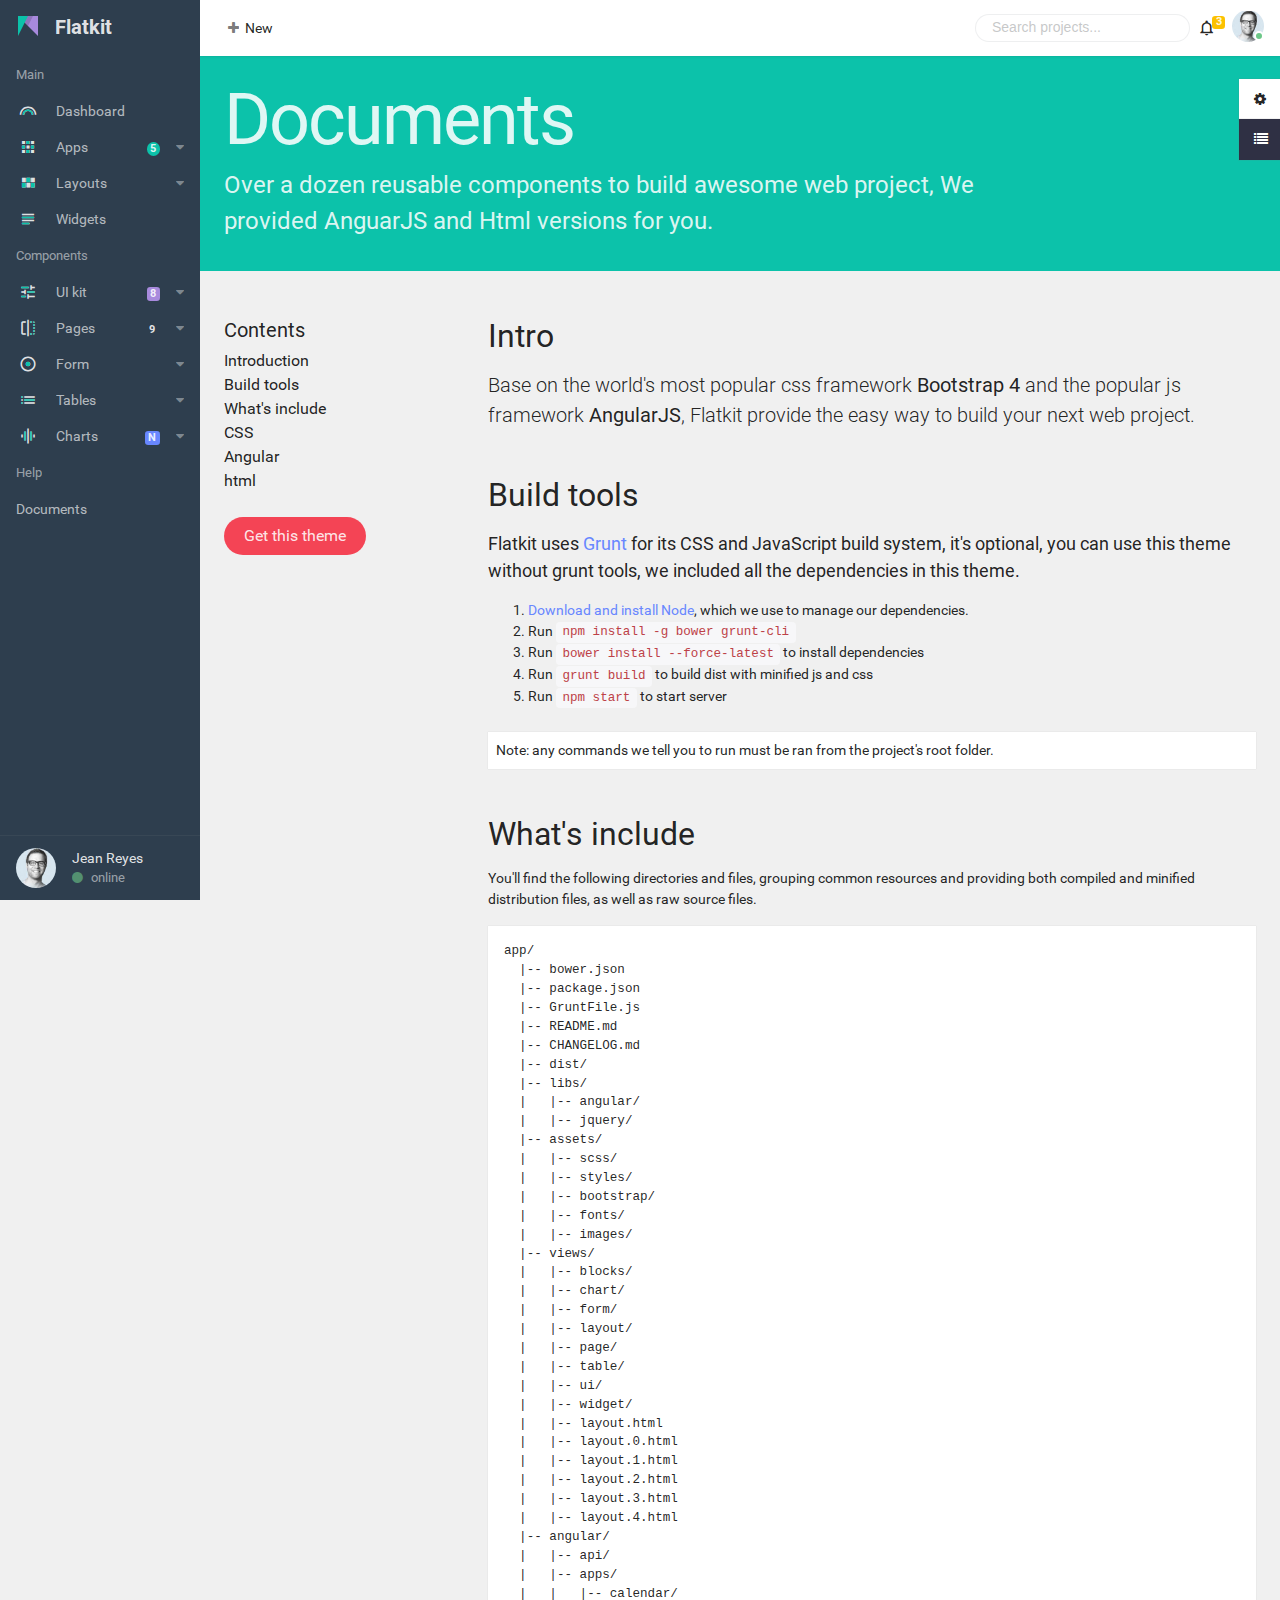
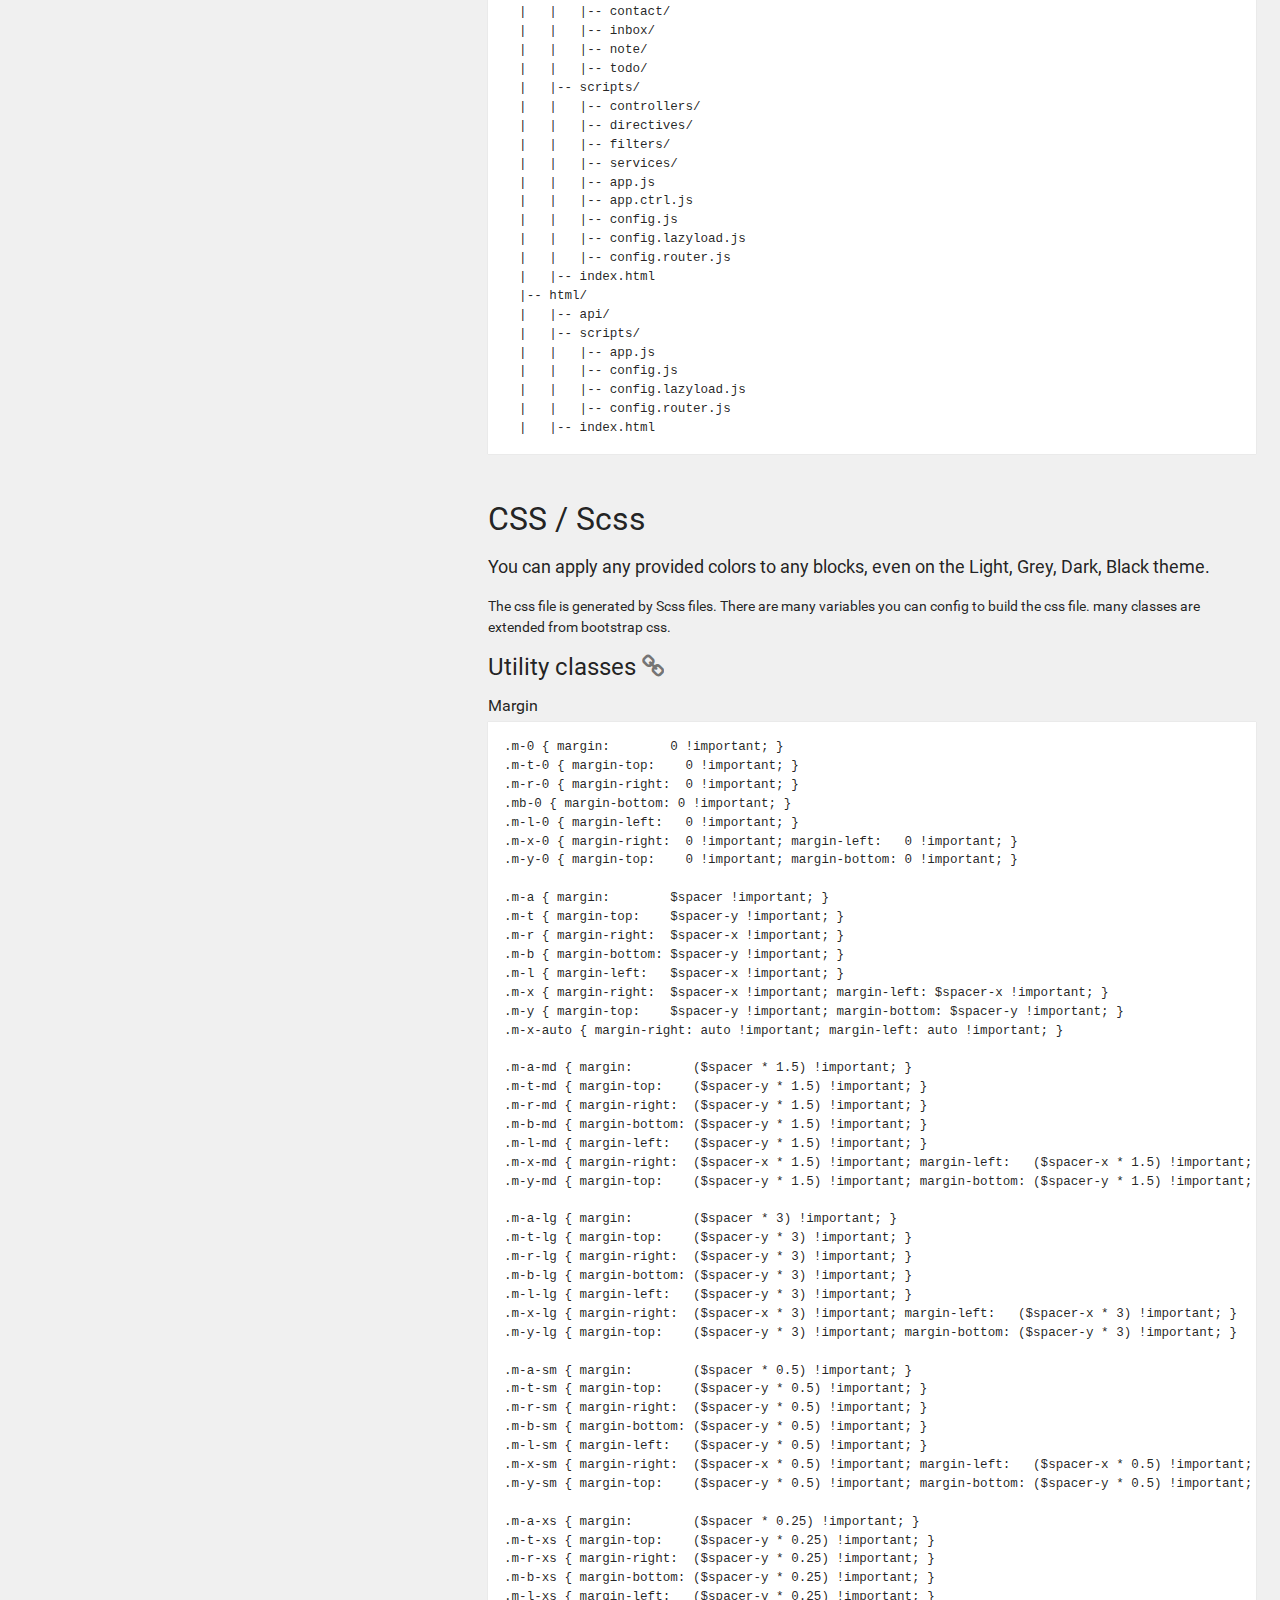
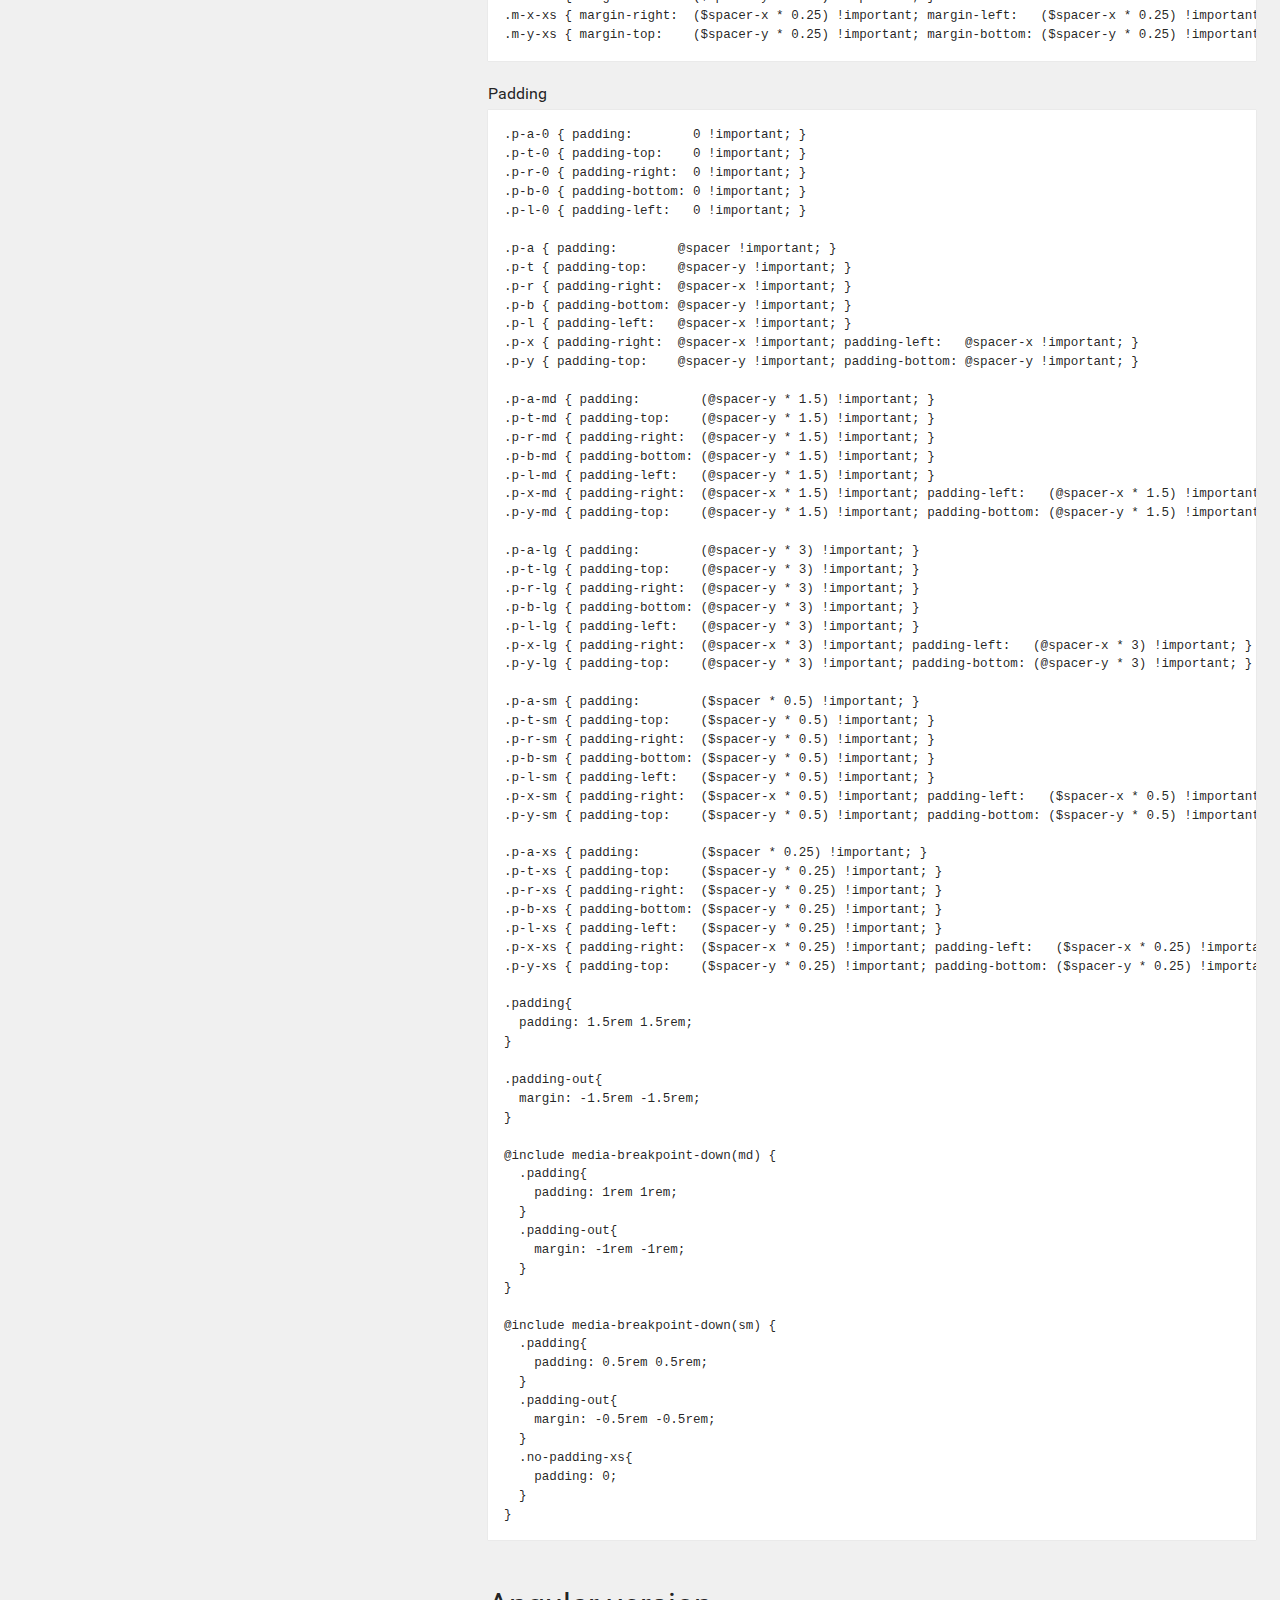
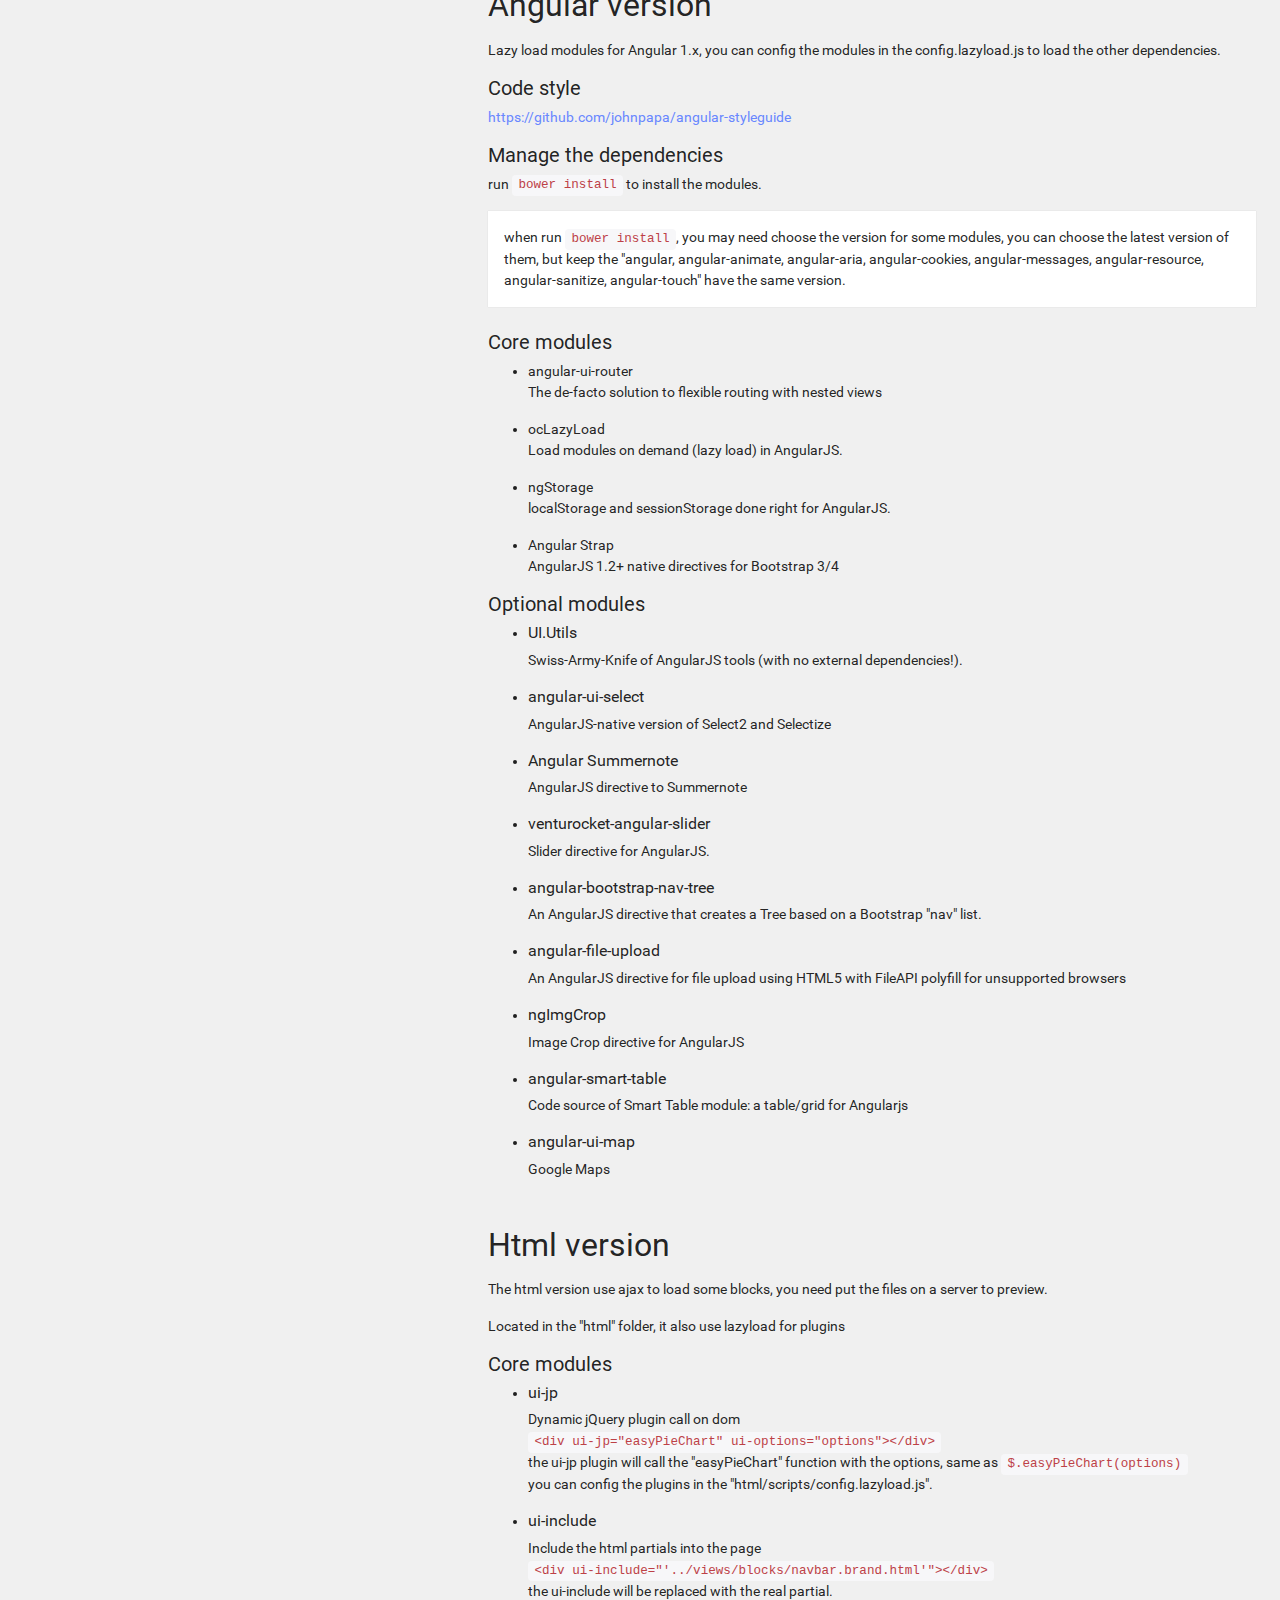
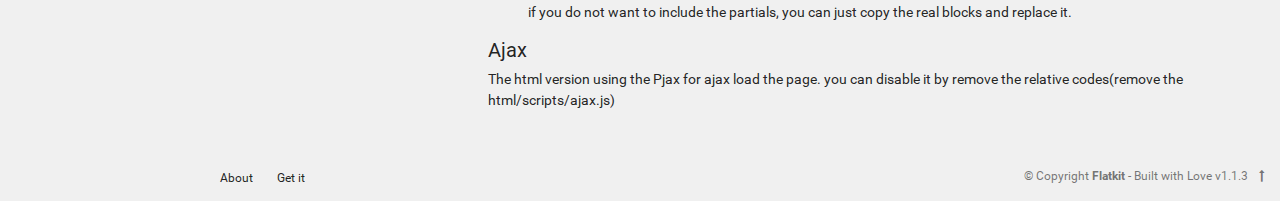
<file: html/docs.html>
<!DOCTYPE html>
<html lang="en">
<head>
  <meta charset="utf-8" />
  <title>Flatkit - HTML Version | Bootstrap 4 Web App Kit with AngularJS</title>
  <meta name="description" content="Admin, Dashboard, Bootstrap, Bootstrap 4, Angular, AngularJS" />
  <meta name="viewport" content="width=device-width, initial-scale=1, maximum-scale=1, minimal-ui" />
  <meta http-equiv="X-UA-Compatible" content="IE=edge">

  <!-- for ios 7 style, multi-resolution icon of 152x152 -->
  <meta name="apple-mobile-web-app-capable" content="yes">
  <meta name="apple-mobile-web-app-status-barstyle" content="black-translucent">
  <link rel="apple-touch-icon" href="../assets/images/logo.png">
  <meta name="apple-mobile-web-app-title" content="Flatkit">
  <!-- for Chrome on Android, multi-resolution icon of 196x196 -->
  <meta name="mobile-web-app-capable" content="yes">
  <link rel="shortcut icon" sizes="196x196" href="../assets/images/logo.png">
  
  <!-- style -->
  <link rel="stylesheet" href="../assets/animate.css/animate.min.css" type="text/css" />
  <link rel="stylesheet" href="../assets/glyphicons/glyphicons.css" type="text/css" />
  <link rel="stylesheet" href="../assets/font-awesome/css/font-awesome.min.css" type="text/css" />
  <link rel="stylesheet" href="../assets/material-design-icons/material-design-icons.css" type="text/css" />

  <link rel="stylesheet" href="../assets/bootstrap/dist/css/bootstrap.min.css" type="text/css" />
  <!-- build:css ../assets/styles/app.min.css -->
  <link rel="stylesheet" href="../assets/styles/app.css" type="text/css" />
  <!-- endbuild -->
  <link rel="stylesheet" href="../assets/styles/font.css" type="text/css" />
</head>
<body>
  <div class="app" id="app">

<!-- ############ LAYOUT START-->

  <!-- aside -->
  <div id="aside" class="app-aside modal nav-dropdown">
  	<!-- fluid app aside -->
    <div class="left navside dark dk" data-layout="column">
  	  <div class="navbar no-radius">
        <!-- brand -->
        <a class="navbar-brand">
        	<div ui-include="'../assets/images/logo.svg'"></div>
        	<img src="../assets/images/logo.png" alt="." class="hide">
        	<span class="hidden-folded inline">Flatkit</span>
        </a>
        <!-- / brand -->
      </div>
      <div class="hide-scroll" data-flex>
          <nav class="scroll nav-light">
            
              <ul class="nav" ui-nav>
                <li class="nav-header hidden-folded">
                  <small class="text-muted">Main</small>
                </li>
                
                <li>
                  <a href="dashboard.html" >
                    <span class="nav-icon">
                      <i class="material-icons">&#xe3fc;
                        <span ui-include="'../assets/images/i_0.svg'"></span>
                      </i>
                    </span>
                    <span class="nav-text">Dashboard</span>
                  </a>
                </li>
            
                <li>
                  <a>
                    <span class="nav-caret">
                      <i class="fa fa-caret-down"></i>
                    </span>
                    <span class="nav-label">
                      <b class="label rounded label-sm primary">5</b>
                    </span>
                    <span class="nav-icon">
                      <i class="material-icons">&#xe5c3;
                        <span ui-include="'../assets/images/i_1.svg'"></span>
                      </i>
                    </span>
                    <span class="nav-text">Apps</span>
                  </a>
                  <ul class="nav-sub">
                    <li>
                      <a href="inbox.html" >
                        <span class="nav-text">Inbox</span>
                      </a>
                    </li>
                    <li>
                      <a href="contact.html" >
                        <span class="nav-text">Contacts</span>
                      </a>
                    </li>
                    <li>
                      <a href="calendar.html" >
                        <span class="nav-text">Calendar</span>
                      </a>
                    </li>
                  </ul>
                </li>
            
                <li>
                  <a>
                    <span class="nav-caret">
                      <i class="fa fa-caret-down"></i>
                    </span>
                    <span class="nav-icon">
                      <i class="material-icons">&#xe8f0;
                        <span ui-include="'../assets/images/i_2.svg'"></span>
                      </i>
                    </span>
                    <span class="nav-text">Layouts</span>
                  </a>
                  <ul class="nav-sub">
                    <li>
                      <a href="headers.html" >
                        <span class="nav-text">Header</span>
                      </a>
                    </li>
                    <li>
                      <a href="asides.html" >
                        <span class="nav-text">Aside</span>
                      </a>
                    </li>
                    <li>
                      <a href="footers.html" >
                        <span class="nav-text">Footer</span>
                      </a>
                    </li>
                  </ul>
                </li>
            
                <li>
                  <a href="widget.html" >
                    <span class="nav-icon">
                      <i class="material-icons">&#xe8d2;
                        <span ui-include="'../assets/images/i_3.svg'"></span>
                      </i>
                    </span>
                    <span class="nav-text">Widgets</span>
                  </a>
                </li>
            
                <li class="nav-header hidden-folded">
                  <small class="text-muted">Components</small>
                </li>
            
                <li>
                  <a>
                    <span class="nav-caret">
                      <i class="fa fa-caret-down"></i>
                    </span>
                    <span class="nav-label">
                      <b class="label label-sm accent">8</b>
                    </span>
                    <span class="nav-icon">
                      <i class="material-icons">&#xe429;
                        <span ui-include="'../assets/images/i_4.svg'"></span>
                      </i>
                    </span>
                    <span class="nav-text">UI kit</span>
                  </a>
                  <ul class="nav-sub nav-mega nav-mega-3">
                    <li>
                      <a href="arrow.html" >
                        <span class="nav-text">Arrow</span>
                      </a>
                    </li>
                    <li>
                      <a href="box.html" >
                        <span class="nav-text">Box</span>
                      </a>
                    </li>
                    <li>
                      <a href="button.html" >
                        <span class="nav-text">Button</span>
                      </a>
                    </li>
                    <li>
                      <a href="color.html" >
                        <span class="nav-text">Color</span>
                      </a>
                    </li>
                    <li>
                      <a href="dropdown.html" >
                        <span class="nav-text">Dropdown</span>
                      </a>
                    </li>
                    <li>
                      <a href="grid.html" >
                        <span class="nav-text">Grid</span>
                      </a>
                    </li>
                    <li>
                      <a href="icon.html" >
                        <span class="nav-text">Icon</span>
                      </a>
                    </li>
                    <li>
                      <a href="label.html" >
                        <span class="nav-text">Label</span>
                      </a>
                    </li>
                    <li>
                      <a href="list.html" >
                        <span class="nav-text">List Group</span>
                      </a>
                    </li>
                    <li>
                      <a href="modal.html" >
                        <span class="nav-text">Modal</span>
                      </a>
                    </li>
                    <li>
                      <a href="nav.html" >
                        <span class="nav-text">Nav</span>
                      </a>
                    </li>
                    <li>
                      <a href="progress.html" >
                        <span class="nav-text">Progress</span>
                      </a>
                    </li>
                    <li>
                      <a href="social.html" >
                        <span class="nav-text">Social</span>
                      </a>
                    </li>
                    <li>
                      <a href="sortable.html" >
                        <span class="nav-text">Sortable</span>
                      </a>
                    </li>
                    <li>
                      <a href="streamline.html" >
                        <span class="nav-text">Streamline</span>
                      </a>
                    </li>
                    <li>
                      <a href="timeline.html" >
                        <span class="nav-text">Timeline</span>
                      </a>
                    </li>
                    <li>
                      <a href="map.vector.html" >
                        <span class="nav-text">Vector Map</span>
                      </a>
                    </li>
                  </ul>
                </li>
            
                <li>
                  <a>
                    <span class="nav-caret">
                      <i class="fa fa-caret-down"></i>
                    </span>
                    <span class="nav-label"><b class="label no-bg">9</b></span>
                    <span class="nav-icon">
                      <i class="material-icons">&#xe3e8;
                        <span ui-include="'../assets/images/i_5.svg'"></span>
                      </i>
                    </span>
                    <span class="nav-text">Pages</span>
                  </a>
                  <ul class="nav-sub nav-mega">
                    <li>
                      <a href="profile.html" >
                        <span class="nav-text">Profile</span>
                      </a>
                    </li>
                    <li>
                      <a href="setting.html" >
                        <span class="nav-text">Setting</span>
                      </a>
                    </li>
                    <li>
                      <a href="search.html" >
                        <span class="nav-text">Search</span>
                      </a>
                    </li>
                    <li>
                      <a href="faq.html" >
                        <span class="nav-text">FAQ</span>
                      </a>
                    </li>
                    <li>
                      <a href="gallery.html" >
                        <span class="nav-text">Gallery</span>
                      </a>
                    </li>
                    <li>
                      <a href="invoice.html" >
                        <span class="nav-text">Invoice</span>
                      </a>
                    </li>
                    <li>
                      <a href="price.html" >
                        <span class="nav-text">Price</span>
                      </a>
                    </li>
                    <li>
                      <a href="blank.html" >
                        <span class="nav-text">Blank</span>
                      </a>
                    </li>
                    <li>
                      <a href="signin.html" >
                        <span class="nav-text">Sign In</span>
                      </a>
                    </li>
                    <li>
                      <a href="signup.html" >
                        <span class="nav-text">Sign Up</span>
                      </a>
                    </li>
                    <li>
                      <a href="forgot-password.html" >
                        <span class="nav-text">Forgot Password</span>
                      </a>
                    </li>
                    <li>
                      <a href="lockme.html" >
                        <span class="nav-text">Lockme Screen</span>
                      </a>
                    </li>
                    <li>
                      <a href="404.html" >
                        <span class="nav-text">Error 404</span>
                      </a>
                    </li>
                    <li>
                      <a href="505.html" >
                        <span class="nav-text">Error 505</span>
                      </a>
                    </li>
                  </ul>
                </li>
            
                <li>
                  <a>
                    <span class="nav-caret">
                      <i class="fa fa-caret-down"></i>
                    </span>
                    <span class="nav-icon">
                      <i class="material-icons">&#xe39e;
                        <span ui-include="'../assets/images/i_6.svg'"></span>
                      </i>
                    </span>
                    <span class="nav-text">Form</span>
                  </a>
                  <ul class="nav-sub">
                    <li>
                      <a href="form.layout.html" >
                        <span class="nav-text">Form Layout</span>
                      </a>
                    </li>
                    <li>
                      <a href="form.element.html" >
                        <span class="nav-text">Form Element</span>
                      </a>
                    </li>
                    <li>
                      <a href="form.validation.html" >
                        <span class="nav-text">Form Validation</span>
                      </a>
                    </li>
                    <li>
                      <a href="form.select.html" >
                        <span class="nav-text">Select</span>
                      </a>
                    </li>
                    <li>
                      <a href="form.editor.html" >
                        <span class="nav-text">Editor</span>
                      </a>
                    </li>
                    <li>
                      <a href="form.picker.html">
                        <span class="nav-text">Picker</span>
                      </a>
                    </li>
                    <li>
                      <a href="form.wizard.html">
                        <span class="nav-text">Wizard</span>
                      </a>
                    </li>
                    <li>
                      <a href="form.dropzone.html" class="no-ajax" >
                        <span class="nav-text">File Upload</span>
                      </a>
                    </li>
                  </ul>
                </li>
            
                <li>
                  <a>
                    <span class="nav-caret">
                      <i class="fa fa-caret-down"></i>
                    </span>
                    <span class="nav-icon">
                      <i class="material-icons">&#xe896;
                        <span ui-include="'../assets/images/i_7.svg'"></span>
                      </i>
                    </span>
                    <span class="nav-text">Tables</span>
                  </a>
                  <ul class="nav-sub">
                    <li>
                      <a href="static.html" >
                        <span class="nav-text">Static table</span>
                      </a>
                    </li>
                    <li>
                      <a href="datatable.html" >
                        <span class="nav-text">Datatable</span>
                      </a>
                    </li>
                    <li>
                      <a href="footable.html" >
                        <span class="nav-text">Footable</span>
                      </a>
                    </li>
                  </ul>
                </li>
                <li>
                  <a>
                    <span class="nav-caret">
                      <i class="fa fa-caret-down"></i>
                    </span>
                    <span class="nav-label hidden-folded">
                      <b class="label label-sm info">N</b>
                    </span>
                    <span class="nav-icon">
                      <i class="material-icons">&#xe1b8;
                        <span ui-include="'../assets/images/i_8.svg'"></span>
                      </i>
                    </span>
                    <span class="nav-text">Charts</span>
                  </a>
                  <ul class="nav-sub">
                    <li>
                      <a href="chart.html" >
                        <span class="nav-text">Chart</span>
                      </a>
                    </li>
                    <li>
                      <a>
                        <span class="nav-caret">
                          <i class="fa fa-caret-down"></i>
                        </span>
                        <span class="nav-text">Echarts</span>
                      </a>
                      <ul class="nav-sub">
                        <li>
                          <a href="echarts-line.html" >
                            <span class="nav-text">line</span>
                          </a>
                        </li>
                        <li>
                          <a href="echarts-bar.html" >
                            <span class="nav-text">Bar</span>
                          </a>
                        </li>
                        <li>
                          <a href="echarts-pie.html" >
                            <span class="nav-text">Pie</span>
                          </a>
                        </li>
                        <li>
                          <a href="echarts-scatter.html" >
                            <span class="nav-text">Scatter</span>
                          </a>
                        </li>
                        <li>
                          <a href="echarts-radar-chord.html" >
                            <span class="nav-text">Radar &amp; Chord</span>
                          </a>
                        </li>
                        <li>
                          <a href="echarts-gauge-funnel.html" >
                            <span class="nav-text">Gauges &amp; Funnel</span>
                          </a>
                        </li>
                        <li>
                          <a href="echarts-map.html" >
                            <span class="nav-text">Map</span>
                          </a>
                        </li>
                      </ul>
                    </li>
                  </ul>
                </li>
            
                <li class="nav-header hidden-folded">
                  <small class="text-muted">Help</small>
                </li>
                
                <li class="hidden-folded" >
                  <a href="docs.html" >
                    <span class="nav-text">Documents</span>
                  </a>
                </li>
            
              </ul>
          </nav>
      </div>
      <div class="b-t">
        <div class="nav-fold">
        	<a href="profile.html">
        	    <span class="pull-left">
        	      <img src="../assets/images/a0.jpg" alt="..." class="w-40 img-circle">
        	    </span>
        	    <span class="clear hidden-folded p-x">
        	      <span class="block _500">Jean Reyes</span>
        	      <small class="block text-muted"><i class="fa fa-circle text-success m-r-sm"></i>online</small>
        	    </span>
        	</a>
        </div>
      </div>
    </div>
  </div>
  <!-- / -->
  
  <!-- content -->
  <div id="content" class="app-content box-shadow-z0" role="main">
    <div class="app-header white box-shadow">
        <div class="navbar navbar-toggleable-sm flex-row align-items-center">
            <!-- Open side - Naviation on mobile -->
            <a data-toggle="modal" data-target="#aside" class="hidden-lg-up mr-3">
              <i class="material-icons">&#xe5d2;</i>
            </a>
            <!-- / -->
        
            <!-- Page title - Bind to $state's title -->
            <div class="mb-0 h5 no-wrap" ng-bind="$state.current.data.title" id="pageTitle"></div>
        
            <!-- navbar collapse -->
            <div class="collapse navbar-collapse" id="collapse">
              <!-- link and dropdown -->
              <ul class="nav navbar-nav mr-auto">
                <li class="nav-item dropdown">
                  <a class="nav-link" href data-toggle="dropdown">
                    <i class="fa fa-fw fa-plus text-muted"></i>
                    <span>New</span>
                  </a>
                  <div ui-include="'../views/blocks/dropdown.new.html'"></div>
                </li>
              </ul>
        
              <div ui-include="'../views/blocks/navbar.form.html'"></div>
              <!-- / -->
            </div>
            <!-- / navbar collapse -->
        
            <!-- navbar right -->
            <ul class="nav navbar-nav ml-auto flex-row">
              <li class="nav-item dropdown pos-stc-xs">
                <a class="nav-link mr-2" href data-toggle="dropdown">
                  <i class="material-icons">&#xe7f5;</i>
                  <span class="label label-sm up warn">3</span>
                </a>
                <div ui-include="'../views/blocks/dropdown.notification.html'"></div>
              </li>
              <li class="nav-item dropdown">
                <a class="nav-link p-0 clear" href="#" data-toggle="dropdown">
                  <span class="avatar w-32">
                    <img src="../assets/images/a0.jpg" alt="...">
                    <i class="on b-white bottom"></i>
                  </span>
                </a>
                <div ui-include="'../views/blocks/dropdown.user.html'"></div>
              </li>
              <li class="nav-item hidden-md-up">
                <a class="nav-link pl-2" data-toggle="collapse" data-target="#collapse">
                  <i class="material-icons">&#xe5d4;</i>
                </a>
              </li>
            </ul>
            <!-- / navbar right -->
        </div>
    </div>
    <div class="app-footer">
      <div class="p-2 text-xs">
        <div class="pull-right text-muted py-1">
          &copy; Copyright <strong>Flatkit</strong> <span class="hidden-xs-down">- Built with Love v1.1.3</span>
          <a ui-scroll-to="content"><i class="fa fa-long-arrow-up p-x-sm"></i></a>
        </div>
        <div class="nav">
          <a class="nav-link" href="../">About</a>
          <a class="nav-link" href="http://themeforest.net/user/flatfull/portfolio?ref=flatfull">Get it</a>
        </div>
      </div>
    </div>
    <div ui-view class="app-body" id="view">

<!-- ############ PAGE START-->
<div class="p-a-md primary p-y-lg">
    <h1 class="display-3 _500 l-s-n-2x">Documents</h1>
    <div class="row">
      <h4 class="col-md-9 l-h">Over a dozen reusable components to build awesome web project, We provided AnguarJS and Html versions for you.</h4>
    </div>
</div>
<div class="p-a-md">
  <div class="row p-t-md">
    <div class="col-sm-3 col-sm-push-9">
      <div bs-affix data-offset-top="-80" class="pos-stc-sm text">
        <h5>Contents</h5>
        <nav>
          <ul class="nav flex-column">
            <li class="nav-item">
              <a href="#intro" ui-scroll-to="intro">Introduction</a>
            </li>
            <li class="nav-item">
              <a href="#build" ui-scroll-to="build">Build tools</a>
            </li>
            <li class="nav-item">
              <a href="#includes" ui-scroll-to="includes">What's include</a>
            </li>
            <li class="nav-item">
              <a href="#css" ui-scroll-to="css">CSS</a>
            </li>
            <li class="nav-item">
              <a href="#angular" ui-scroll-to="angular">Angular</a>
            </li>
            <li class="nav-item">
              <a href="#html" ui-scroll-to="html">html</a>
            </li>
          </ul>
        </nav>
        <a href="http://themeforest.net/user/flatfull/portfolio" target="_blank" class="btn rounded danger m-y-md">Get this theme</a>
      </div>
    </div>
    <div class="col-sm-9 col-sm-pull-3">
      <div id="intro">
        <h2 class="m-b">Intro</h2>
        <h5 class="_300 l-h">Base on the world's most popular css framework <strong>Bootstrap 4</strong> and the popular js framework <strong>AngularJS</strong>, Flatkit provide the easy way to build your next web project.</h5>
      </div>
      <div id="build">
        <h2 class="m-t-lg m-b">Build tools</h2>
        <p class="text-md">Flatkit uses <a href="http://nodejs.org" class="text-info">Grunt</a> for its CSS and JavaScript build system, it's optional, you can use this theme without grunt tools, we included all the dependencies in this theme.</p>
        <ol>
          <li><a href="https://nodejs.org/download" class="text-info">Download and install Node</a>, which we use to manage our dependencies.</li>
          <li>Run <code>npm install -g bower grunt-cli</code></li>
          <li>Run <code>bower install --force-latest</code> to install dependencies</li>
          <li>Run <code>grunt build</code> to build dist with minified js and css</li>
          <li>Run <code>npm start</code> to start server</li>
        </ol>

        <p class="box p-a-sm m-t-md">
          Note: any commands we tell you to run must be ran from the project's root folder.
        </p>
      </div>

      <div id="includes">
        <h2 class="m-t-lg m-b">What's include</h2>
        <p>You'll find the following directories and files, grouping common resources and providing both compiled and minified distribution files, as well as raw source files.</p>
<pre class="box p-a">
app/
  |-- bower.json
  |-- package.json
  |-- GruntFile.js
  |-- README.md
  |-- CHANGELOG.md
  |-- dist/
  |-- libs/
  |   |-- angular/
  |   |-- jquery/
  |-- assets/
  |   |-- scss/
  |   |-- styles/
  |   |-- bootstrap/
  |   |-- fonts/
  |   |-- images/
  |-- views/
  |   |-- blocks/
  |   |-- chart/
  |   |-- form/
  |   |-- layout/
  |   |-- page/
  |   |-- table/
  |   |-- ui/
  |   |-- widget/
  |   |-- layout.html
  |   |-- layout.0.html
  |   |-- layout.1.html
  |   |-- layout.2.html
  |   |-- layout.3.html
  |   |-- layout.4.html
  |-- angular/
  |   |-- api/
  |   |-- apps/
  |   |   |-- calendar/
  |   |   |-- contact/
  |   |   |-- inbox/
  |   |   |-- note/
  |   |   |-- todo/
  |   |-- scripts/
  |   |   |-- controllers/
  |   |   |-- directives/
  |   |   |-- filters/
  |   |   |-- services/
  |   |   |-- app.js
  |   |   |-- app.ctrl.js
  |   |   |-- config.js
  |   |   |-- config.lazyload.js
  |   |   |-- config.router.js
  |   |-- index.html
  |-- html/
  |   |-- api/
  |   |-- scripts/
  |   |   |-- app.js
  |   |   |-- config.js
  |   |   |-- config.lazyload.js
  |   |   |-- config.router.js
  |   |-- index.html
</pre>
      </div>
      <div id="css">
        <h2 class="m-t-lg m-b">CSS / Scss</h2>
        <p class="text-md">You can apply any provided colors to any blocks, even on the Light, Grey, Dark, Black theme.</p>
        <p>The css file is generated by Scss files. There are many variables you can config to build the css file. many classes are extended from bootstrap css.</p>
        <h4 class="m-b">Utility classes 
            <a href="http://v4-alpha.getbootstrap.com/components/utilities/">
            <i class="fa fa-link text-muted"></i>
          </a>
        </h4>
<h6>Margin</h6>
<pre class="box p-a">
.m-0 { margin:        0 !important; }
.m-t-0 { margin-top:    0 !important; }
.m-r-0 { margin-right:  0 !important; }
.mb-0 { margin-bottom: 0 !important; }
.m-l-0 { margin-left:   0 !important; }
.m-x-0 { margin-right:  0 !important; margin-left:   0 !important; }
.m-y-0 { margin-top:    0 !important; margin-bottom: 0 !important; }

.m-a { margin:        $spacer !important; }
.m-t { margin-top:    $spacer-y !important; }
.m-r { margin-right:  $spacer-x !important; }
.m-b { margin-bottom: $spacer-y !important; }
.m-l { margin-left:   $spacer-x !important; }
.m-x { margin-right:  $spacer-x !important; margin-left: $spacer-x !important; }
.m-y { margin-top:    $spacer-y !important; margin-bottom: $spacer-y !important; }
.m-x-auto { margin-right: auto !important; margin-left: auto !important; }

.m-a-md { margin:        ($spacer * 1.5) !important; }
.m-t-md { margin-top:    ($spacer-y * 1.5) !important; }
.m-r-md { margin-right:  ($spacer-y * 1.5) !important; }
.m-b-md { margin-bottom: ($spacer-y * 1.5) !important; }
.m-l-md { margin-left:   ($spacer-y * 1.5) !important; }
.m-x-md { margin-right:  ($spacer-x * 1.5) !important; margin-left:   ($spacer-x * 1.5) !important; }
.m-y-md { margin-top:    ($spacer-y * 1.5) !important; margin-bottom: ($spacer-y * 1.5) !important; }

.m-a-lg { margin:        ($spacer * 3) !important; }
.m-t-lg { margin-top:    ($spacer-y * 3) !important; }
.m-r-lg { margin-right:  ($spacer-y * 3) !important; }
.m-b-lg { margin-bottom: ($spacer-y * 3) !important; }
.m-l-lg { margin-left:   ($spacer-y * 3) !important; }
.m-x-lg { margin-right:  ($spacer-x * 3) !important; margin-left:   ($spacer-x * 3) !important; }
.m-y-lg { margin-top:    ($spacer-y * 3) !important; margin-bottom: ($spacer-y * 3) !important; }

.m-a-sm { margin:        ($spacer * 0.5) !important; }
.m-t-sm { margin-top:    ($spacer-y * 0.5) !important; }
.m-r-sm { margin-right:  ($spacer-y * 0.5) !important; }
.m-b-sm { margin-bottom: ($spacer-y * 0.5) !important; }
.m-l-sm { margin-left:   ($spacer-y * 0.5) !important; }
.m-x-sm { margin-right:  ($spacer-x * 0.5) !important; margin-left:   ($spacer-x * 0.5) !important; }
.m-y-sm { margin-top:    ($spacer-y * 0.5) !important; margin-bottom: ($spacer-y * 0.5) !important; }

.m-a-xs { margin:        ($spacer * 0.25) !important; }
.m-t-xs { margin-top:    ($spacer-y * 0.25) !important; }
.m-r-xs { margin-right:  ($spacer-y * 0.25) !important; }
.m-b-xs { margin-bottom: ($spacer-y * 0.25) !important; }
.m-l-xs { margin-left:   ($spacer-y * 0.25) !important; }
.m-x-xs { margin-right:  ($spacer-x * 0.25) !important; margin-left:   ($spacer-x * 0.25) !important; }
.m-y-xs { margin-top:    ($spacer-y * 0.25) !important; margin-bottom: ($spacer-y * 0.25) !important; }
</pre>
<h6>Padding</h6>
<pre class="box p-a">
.p-a-0 { padding:        0 !important; }
.p-t-0 { padding-top:    0 !important; }
.p-r-0 { padding-right:  0 !important; }
.p-b-0 { padding-bottom: 0 !important; }
.p-l-0 { padding-left:   0 !important; }

.p-a { padding:        @spacer !important; }
.p-t { padding-top:    @spacer-y !important; }
.p-r { padding-right:  @spacer-x !important; }
.p-b { padding-bottom: @spacer-y !important; }
.p-l { padding-left:   @spacer-x !important; }
.p-x { padding-right:  @spacer-x !important; padding-left:   @spacer-x !important; }
.p-y { padding-top:    @spacer-y !important; padding-bottom: @spacer-y !important; }

.p-a-md { padding:        (@spacer-y * 1.5) !important; }
.p-t-md { padding-top:    (@spacer-y * 1.5) !important; }
.p-r-md { padding-right:  (@spacer-y * 1.5) !important; }
.p-b-md { padding-bottom: (@spacer-y * 1.5) !important; }
.p-l-md { padding-left:   (@spacer-y * 1.5) !important; }
.p-x-md { padding-right:  (@spacer-x * 1.5) !important; padding-left:   (@spacer-x * 1.5) !important; }
.p-y-md { padding-top:    (@spacer-y * 1.5) !important; padding-bottom: (@spacer-y * 1.5) !important; }

.p-a-lg { padding:        (@spacer-y * 3) !important; }
.p-t-lg { padding-top:    (@spacer-y * 3) !important; }
.p-r-lg { padding-right:  (@spacer-y * 3) !important; }
.p-b-lg { padding-bottom: (@spacer-y * 3) !important; }
.p-l-lg { padding-left:   (@spacer-y * 3) !important; }
.p-x-lg { padding-right:  (@spacer-x * 3) !important; padding-left:   (@spacer-x * 3) !important; }
.p-y-lg { padding-top:    (@spacer-y * 3) !important; padding-bottom: (@spacer-y * 3) !important; }

.p-a-sm { padding:        ($spacer * 0.5) !important; }
.p-t-sm { padding-top:    ($spacer-y * 0.5) !important; }
.p-r-sm { padding-right:  ($spacer-y * 0.5) !important; }
.p-b-sm { padding-bottom: ($spacer-y * 0.5) !important; }
.p-l-sm { padding-left:   ($spacer-y * 0.5) !important; }
.p-x-sm { padding-right:  ($spacer-x * 0.5) !important; padding-left:   ($spacer-x * 0.5) !important; }
.p-y-sm { padding-top:    ($spacer-y * 0.5) !important; padding-bottom: ($spacer-y * 0.5) !important; }

.p-a-xs { padding:        ($spacer * 0.25) !important; }
.p-t-xs { padding-top:    ($spacer-y * 0.25) !important; }
.p-r-xs { padding-right:  ($spacer-y * 0.25) !important; }
.p-b-xs { padding-bottom: ($spacer-y * 0.25) !important; }
.p-l-xs { padding-left:   ($spacer-y * 0.25) !important; }
.p-x-xs { padding-right:  ($spacer-x * 0.25) !important; padding-left:   ($spacer-x * 0.25) !important; }
.p-y-xs { padding-top:    ($spacer-y * 0.25) !important; padding-bottom: ($spacer-y * 0.25) !important; }

.padding{
  padding: 1.5rem 1.5rem;
}

.padding-out{
  margin: -1.5rem -1.5rem;
}

@include media-breakpoint-down(md) {
  .padding{
    padding: 1rem 1rem;
  }
  .padding-out{
    margin: -1rem -1rem;
  }
}

@include media-breakpoint-down(sm) {
  .padding{
    padding: 0.5rem 0.5rem;
  }
  .padding-out{
    margin: -0.5rem -0.5rem;
  }
  .no-padding-xs{
    padding: 0;
  }
}
</pre>
      </div>
      <div id="angular">
        <h2 class="m-t-lg m-b">Angular version</h2>
        <p>Lazy load modules for Angular 1.x, you can config the modules in the config.lazyload.js to load the other dependencies.</p>
        <h5>Code style</h5>
        <p><a href="https://github.com/johnpapa/angular-styleguide" target="_blank" class="text-info">https://github.com/johnpapa/angular-styleguide</a></p>
        <h5>Manage the dependencies</h5>
        <p>run <code>bower install</code> to install the modules.</p>
        <p class="box p-a">
          when run <code>bower install</code>, you may need choose the version for some modules, you can choose the latest version of them, but keep the "angular, angular-animate, angular-aria, angular-cookies, angular-messages, angular-resource, angular-sanitize, angular-touch" have the same version. 
        </p>
        <h5>Core modules</h5>
        <ul>
          <li>
            <a href="https://github.com/angular-ui/ui-router">angular-ui-router</a>
            <p>The de-facto solution to flexible routing with nested views</p>
          </li>

          <li>
            <a href="https://github.com/ocombe/ocLazyLoad">ocLazyLoad</a>
            <p>Load modules on demand (lazy load) in AngularJS.</p>
          </li>

          <li>
            <a href="https://github.com/gsklee/ngStorage">ngStorage</a>
            <p>localStorage and sessionStorage done right for AngularJS.</p>
          </li>

          <li>
            <a href="https://github.com/mgcrea/angular-strap">Angular Strap</a>
            <p>AngularJS 1.2+ native directives for Bootstrap 3/4</p>
          </li>
        </ul>
        <h5>Optional modules</h5>
        <ul>
          <li>
            <h6><a href="http://angular-ui.github.io/ui-utils/">UI.Utils</a></h6>
            <p>Swiss-Army-Knife of AngularJS tools (with no external dependencies!).</p>
          </li>

          <li>
            <h6><a href="https://github.com/angular-ui/ui-select">angular-ui-select</a></h6>
            <p>AngularJS-native version of Select2 and Selectize</p>
          </li>

          <li>
            <h6><a href="https://github.com/summernote/angular-summernote">Angular Summernote</a></h6>
            <p>AngularJS directive to Summernote</p>
          </li>

          <li>
            <h6><a href="https://github.com/Venturocket/angular-slider">venturocket-angular-slider</a></h6>
            <p>Slider directive for AngularJS.</p>
          </li>

          <li>
            <h6><a href="https://github.com/nickperkinslondon/angular-bootstrap-nav-tree">angular-bootstrap-nav-tree</a></h6>
            <p>An AngularJS directive that creates a Tree based on a Bootstrap "nav" list.</p>
          </li>

          <li>
            <h6><a href="https://github.com/danialfarid/angular-file-upload">angular-file-upload</a></h6>
            <p>An AngularJS directive for file upload using HTML5 with FileAPI polyfill for unsupported browsers</p>
          </li>

          <li>
            <h6><a href="https://github.com/alexk111/ngImgCrop">ngImgCrop</a></h6>
            <p>Image Crop directive for AngularJS</p>
          </li>

          <li>
            <h6><a href="https://github.com/lorenzofox3/Smart-Table">angular-smart-table</a></h6>
            <p>Code source of Smart Table module: a table/grid for Angularjs</p>
          </li>

          <li>
            <h6><a href="https://github.com/angular-ui/ui-map">angular-ui-map</a></h6>
            <p>Google Maps</p>
          </li>
        </ul>
      </div>
      <div id="html">
        <h2 class="m-t-lg m-b">Html version</h2>
        <p>The html version use ajax to load some blocks, you need put the files on a server to preview.</p>
        <p>Located in the "html" folder, it also use lazyload for plugins</p>
        <h5>Core modules</h5>
        <ul>
          <li>
            <h6>ui-jp</h6>
            <p>Dynamic jQuery plugin call on dom 
              <br>
              <code>&lt;div ui-jp="easyPieChart" ui-options="options">&lt;/div></code>
              <br>
              the ui-jp plugin will call the "easyPieChart" function with the options, same as
              <code>$.easyPieChart(options)</code>
              <br>
              you can config the plugins in the "html/scripts/config.lazyload.js".
            </p>
          </li>

          <li>
            <h6>ui-include</h6>
            <p>
              Include the html partials into the page
              <br>
              <code>&lt;div ui-include="'../views/blocks/navbar.brand.html'">&lt;/div></code>
              <br>
              the ui-include will be replaced with the real partial. <br>
              if you do not want to include the partials, you can just copy the real blocks and replace it. 
            </p>
          </li>
        </ul>
        <h5>Ajax</h5>
        <p>The html version using the Pjax for ajax load the page. you can disable it by remove the relative codes(remove the html/scripts/ajax.js)</p>
      </div>
    </div>
  </div>
</div>

<!-- ############ PAGE END-->

    </div>
  </div>
  <!-- / -->

  <!-- theme switcher -->
  <div id="switcher">
    <div class="switcher box-color dark-white text-color" id="sw-theme">
      <a href ui-toggle-class="active" target="#sw-theme" class="box-color dark-white text-color sw-btn">
        <i class="fa fa-gear"></i>
      </a>
      <div class="box-header">
        <a href="https://themeforest.net/item/flatkit-app-ui-kit/13231484?ref=flatfull" class="btn btn-xs rounded danger pull-right">BUY</a>
        <h2>Theme Switcher</h2>
      </div>
      <div class="box-divider"></div>
      <div class="box-body">
        <p class="hidden-md-down">
          <label class="md-check m-y-xs"  data-target="folded">
            <input type="checkbox">
            <i class="green"></i>
            <span class="hidden-folded">Folded Aside</span>
          </label>
          <label class="md-check m-y-xs" data-target="boxed">
            <input type="checkbox">
            <i class="green"></i>
            <span class="hidden-folded">Boxed Layout</span>
          </label>
          <label class="m-y-xs pointer" ui-fullscreen>
            <span class="fa fa-expand fa-fw m-r-xs"></span>
            <span>Fullscreen Mode</span>
          </label>
        </p>
        <p>Colors:</p>
        <p data-target="themeID">
          <label class="radio radio-inline m-0 ui-check ui-check-color ui-check-md" data-value="{primary:'primary', accent:'accent', warn:'warn'}">
            <input type="radio" name="color" value="1">
            <i class="primary"></i>
          </label>
          <label class="radio radio-inline m-0 ui-check ui-check-color ui-check-md" data-value="{primary:'accent', accent:'cyan', warn:'warn'}">
            <input type="radio" name="color" value="2">
            <i class="accent"></i>
          </label>
          <label class="radio radio-inline m-0 ui-check ui-check-color ui-check-md" data-value="{primary:'warn', accent:'light-blue', warn:'warning'}">
            <input type="radio" name="color" value="3">
            <i class="warn"></i>
          </label>
          <label class="radio radio-inline m-0 ui-check ui-check-color ui-check-md" data-value="{primary:'success', accent:'teal', warn:'lime'}">
            <input type="radio" name="color" value="4">
            <i class="success"></i>
          </label>
          <label class="radio radio-inline m-0 ui-check ui-check-color ui-check-md" data-value="{primary:'info', accent:'light-blue', warn:'success'}">
            <input type="radio" name="color" value="5">
            <i class="info"></i>
          </label>
          <label class="radio radio-inline m-0 ui-check ui-check-color ui-check-md" data-value="{primary:'blue', accent:'indigo', warn:'primary'}">
            <input type="radio" name="color" value="6">
            <i class="blue"></i>
          </label>
          <label class="radio radio-inline m-0 ui-check ui-check-color ui-check-md" data-value="{primary:'warning', accent:'grey-100', warn:'success'}">
            <input type="radio" name="color" value="7">
            <i class="warning"></i>
          </label>
          <label class="radio radio-inline m-0 ui-check ui-check-color ui-check-md" data-value="{primary:'danger', accent:'grey-100', warn:'grey-300'}">
            <input type="radio" name="color" value="8">
            <i class="danger"></i>
          </label>
        </p>
        <p>Themes:</p>
        <div data-target="bg" class="row no-gutter text-u-c text-center _600 clearfix">
          <label class="p-a col-sm-6 light pointer m-0">
            <input type="radio" name="theme" value="" hidden>
            Light
          </label>
          <label class="p-a col-sm-6 grey pointer m-0">
            <input type="radio" name="theme" value="grey" hidden>
            Grey
          </label>
          <label class="p-a col-sm-6 dark pointer m-0">
            <input type="radio" name="theme" value="dark" hidden>
            Dark
          </label>
          <label class="p-a col-sm-6 black pointer m-0">
            <input type="radio" name="theme" value="black" hidden>
            Black
          </label>
        </div>
      </div>
    </div>
    
    <div class="switcher box-color black lt" id="sw-demo">
      <a href ui-toggle-class="active" target="#sw-demo" class="box-color black lt text-color sw-btn">
        <i class="fa fa-list text-white"></i>
      </a>
      <div class="box-header">
        <h2>Demos</h2>
      </div>
      <div class="box-divider"></div>
      <div class="box-body">
        <div class="row no-gutter text-u-c text-center _600 clearfix">
          <a href="dashboard.html"
            class="p-a col-sm-6 primary">
            <span class="text-white">Default</span>
          </a>
          <a href="dashboard.0.html"
            class="p-a col-sm-6 success">
            <span class="text-white">Zero</span>
          </a>
          <a href="dashboard.1.html"
            class="p-a col-sm-6 blue">
            <span class="text-white">One</span>
          </a>
          <a href="dashboard.2.html"
            class="p-a col-sm-6 warn">
            <span class="text-white">Two</span>
          </a>
          <a href="dashboard.3.html"
            class="p-a col-sm-6 danger">
            <span class="text-white">Three</span>
          </a>
          <a href="dashboard.4.html"
            class="p-a col-sm-6 green">
            <span class="text-white">Four</span>
          </a>
          <a href="dashboard.5.html"
            class="p-a col-sm-6 info">
            <span class="text-white">Five</span>
          </a>
          <div 
            class="p-a col-sm-6 lter">
            <span class="text">...</span>
          </div>
        </div>
      </div>
    </div>
  </div>
  <!-- / -->

<!-- ############ LAYOUT END-->

  </div>
<!-- build:js scripts/app.html.js -->
<!-- jQuery -->
  <script src="../libs/jquery/jquery/dist/jquery.js"></script>
<!-- Bootstrap -->
  <script src="../libs/jquery/tether/dist/js/tether.min.js"></script>
  <script src="../libs/jquery/bootstrap/dist/js/bootstrap.js"></script>
<!-- core -->
  <script src="../libs/jquery/underscore/underscore-min.js"></script>
  <script src="../libs/jquery/jQuery-Storage-API/jquery.storageapi.min.js"></script>
  <script src="../libs/jquery/PACE/pace.min.js"></script>

  <script src="scripts/config.lazyload.js"></script>

  <script src="scripts/palette.js"></script>
  <script src="scripts/ui-load.js"></script>
  <script src="scripts/ui-jp.js"></script>
  <script src="scripts/ui-include.js"></script>
  <script src="scripts/ui-device.js"></script>
  <script src="scripts/ui-form.js"></script>
  <script src="scripts/ui-nav.js"></script>
  <script src="scripts/ui-screenfull.js"></script>
  <script src="scripts/ui-scroll-to.js"></script>
  <script src="scripts/ui-toggle-class.js"></script>

  <script src="scripts/app.js"></script>

  <!-- ajax -->
  <script src="../libs/jquery/jquery-pjax/jquery.pjax.js"></script>
  <script src="scripts/ajax.js"></script>
<!-- endbuild -->
</body>
</html>
</file>
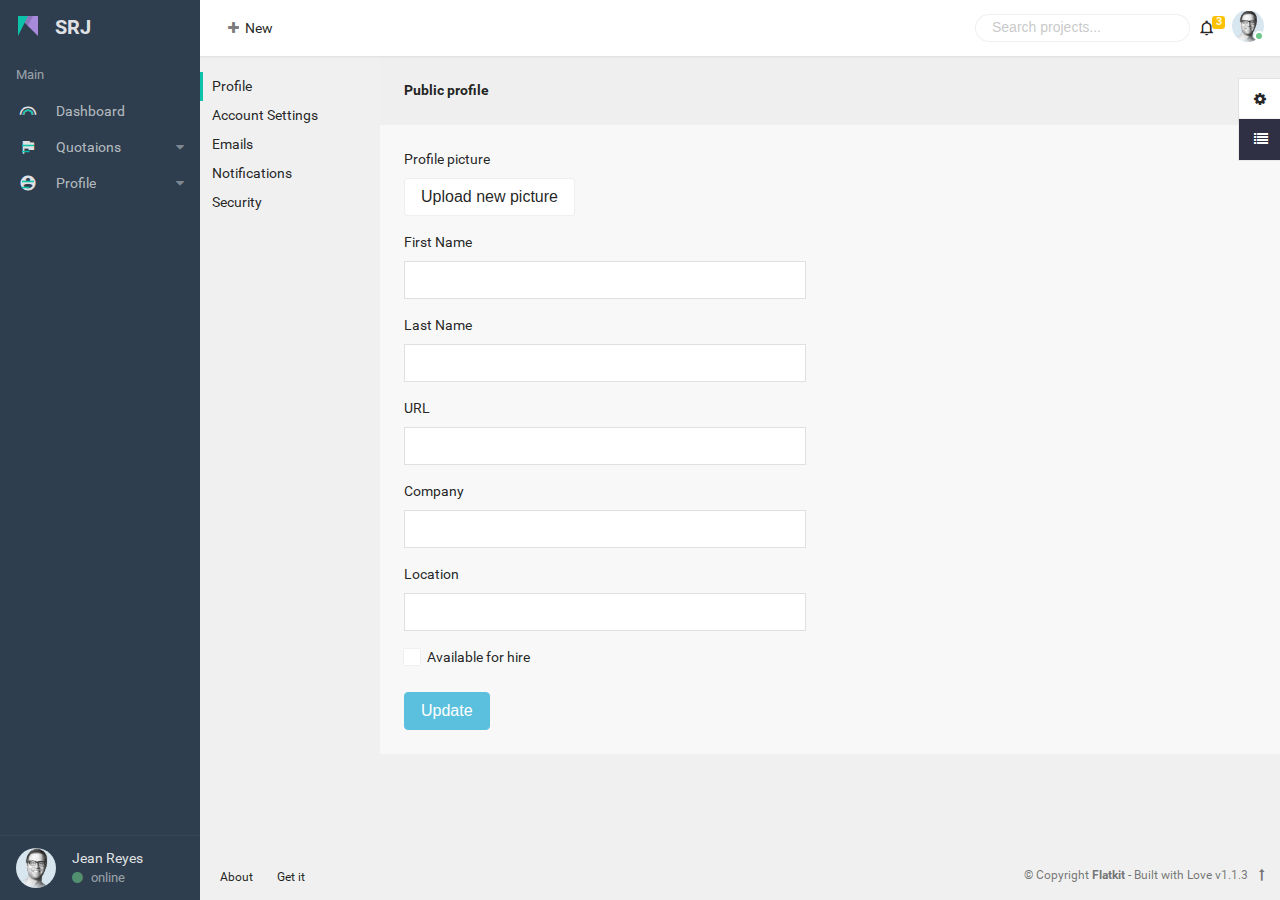
<file: html/Edit_profile.html>
<!DOCTYPE html>
<html lang="en">
<head>
  <meta charset="utf-8" />
  <title>SRJ</title>
  <meta name="description" content="Admin, Dashboard, Bootstrap, Bootstrap 4, Angular, AngularJS" />
  <meta name="viewport" content="width=device-width, initial-scale=1, maximum-scale=1, minimal-ui" />
  <meta http-equiv="X-UA-Compatible" content="IE=edge">

  <!-- for ios 7 style, multi-resolution icon of 152x152 -->
  <meta name="apple-mobile-web-app-capable" content="yes">
  <meta name="apple-mobile-web-app-status-barstyle" content="black-translucent">
  <link rel="apple-touch-icon" href="../assets/images/logo.png">
  <meta name="apple-mobile-web-app-title" content="Flatkit">
  <!-- for Chrome on Android, multi-resolution icon of 196x196 -->
  <meta name="mobile-web-app-capable" content="yes">
  <link rel="shortcut icon" sizes="196x196" href="../assets/images/logo.png">
  
  <!-- style -->
  <link rel="stylesheet" href="../assets/animate.css/animate.min.css" type="text/css" />
  <link rel="stylesheet" href="../assets/glyphicons/glyphicons.css" type="text/css" />
  <link rel="stylesheet" href="../assets/font-awesome/css/font-awesome.min.css" type="text/css" />
  <link rel="stylesheet" href="../assets/material-design-icons/material-design-icons.css" type="text/css" />

  <link rel="stylesheet" href="../assets/bootstrap/dist/css/bootstrap.min.css" type="text/css" />
  <!-- build:css ../assets/styles/app.min.css -->
  <link rel="stylesheet" href="../assets/styles/app.css" type="text/css" />
  <!-- endbuild -->
  <link rel="stylesheet" href="../assets/styles/font.css" type="text/css" />
</head>
<body>
  <div class="app" id="app">

<!-- ############ LAYOUT START-->

  <!-- aside -->
  <div id="aside" class="app-aside modal nav-dropdown">
  	<!-- fluid app aside -->
    <div class="left navside dark dk" data-layout="column">
  	  <div class="navbar no-radius">
        <!-- brand -->
        <a class="navbar-brand">
        	<div ui-include="'../assets/images/logo.svg'"></div>
        	<img src="../assets/images/logo.png" alt="." class="hide">
        	<span class="hidden-folded inline">SRJ</span>
        </a>
        <!-- / brand -->
      </div>
      <div class="hide-scroll" data-flex>
          <nav class="scroll nav-light">
            
              <ul class="nav" ui-nav>
                <li class="nav-header hidden-folded">
                  <small class="text-muted">Main</small>
                </li>
                
                <li>
                  <a href="dashboard.html" >
                    <span class="nav-icon">
                      <i class="material-icons">&#xe3fc;
                        <span ui-include="'../assets/images/i_0.svg'"></span>
                      </i>
                    </span>
                    <span class="nav-text">Dashboard</span>
                  </a>
                </li>
            
                <li>
                  <a>
                     <span class="nav-caret">
                      <i class="fa fa-caret-down"></i>
                    </span>
                    <span class="nav-icon">
                      <i class="material-icons">&#xe153;
                        <span ui-include="'../assets/images/i_3.svg'"></span>
                      </i>
                    </span>
                    <span class="nav-text">Quotaions</span>
                  </a>
                   <ul class="nav-sub">
                    <li>
                      <a href="view_rquotation.html" >
                        <span class="nav-text">View Quotaions</span>
                      </a>
                    </li>
                   
                  </ul>
                </li>
                 <li>
                  <a>
                     <span class="nav-caret">
                      <i class="fa fa-caret-down"></i>
                    </span>
                    <span class="nav-icon">
                      <i class="material-icons">&#xe853;
                        <span ui-include="'../assets/images/i_3.svg'"></span>
                      </i>
                    </span>
                    <span class="nav-text">Profile</span>
                  </a>
                   <ul class="nav-sub">
                    <li>
                      <a href="profile.html" >
                        <span class="nav-text">View Profile</span>
                      </a>
                    </li>
                    <li>
                      <a href="view_rquotation.html" >
                        <span class="nav-text">Edit Profile</span>
                      </a>
                    </li>
                   
                  </ul>
                </li>
            
              </ul>
          </nav>
      </div>
      <div class="b-t">
        <div class="nav-fold">
        	<a href="profile.html">
        	    <span class="pull-left">
        	      <img src="../assets/images/a0.jpg" alt="..." class="w-40 img-circle">
        	    </span>
        	    <span class="clear hidden-folded p-x">
        	      <span class="block _500">Jean Reyes</span>
        	      <small class="block text-muted"><i class="fa fa-circle text-success m-r-sm"></i>online</small>
        	    </span>
        	</a>
        </div>
      </div>
    </div>
  </div>
  <!-- / -->
  
  <!-- content -->
  <div id="content" class="app-content box-shadow-z0" role="main">
    <div class="app-header white box-shadow">
        <div class="navbar navbar-toggleable-sm flex-row align-items-center">
            <!-- Open side - Naviation on mobile -->
            <a data-toggle="modal" data-target="#aside" class="hidden-lg-up mr-3">
              <i class="material-icons">&#xe5d2;</i>
            </a>
            <!-- / -->
        
            <!-- Page title - Bind to $state's title -->
            <div class="mb-0 h5 no-wrap" ng-bind="$state.current.data.title" id="pageTitle"></div>
        
            <!-- navbar collapse -->
            <div class="collapse navbar-collapse" id="collapse">
              <!-- link and dropdown -->
              <ul class="nav navbar-nav mr-auto">
                <li class="nav-item dropdown">
                  <a class="nav-link" href data-toggle="dropdown">
                    <i class="fa fa-fw fa-plus text-muted"></i>
                    <span>New</span>
                  </a>
                  <div ui-include="'../views/blocks/dropdown.new.html'"></div>
                </li>
              </ul>
        
              <div ui-include="'../views/blocks/navbar.form.html'"></div>
              <!-- / -->
            </div>
            <!-- / navbar collapse -->
        
            <!-- navbar right -->
            <ul class="nav navbar-nav ml-auto flex-row">
              <li class="nav-item dropdown pos-stc-xs">
                <a class="nav-link mr-2" href data-toggle="dropdown">
                  <i class="material-icons">&#xe7f5;</i>
                  <span class="label label-sm up warn">3</span>
                </a>
                <div ui-include="'../views/blocks/dropdown.notification.html'"></div>
              </li>
              <li class="nav-item dropdown">
                <a class="nav-link p-0 clear" href="#" data-toggle="dropdown">
                  <span class="avatar w-32">
                    <img src="../assets/images/a0.jpg" alt="...">
                    <i class="on b-white bottom"></i>
                  </span>
                </a>
                <div ui-include="'../views/blocks/dropdown.user.html'"></div>
              </li>
              <li class="nav-item hidden-md-up">
                <a class="nav-link pl-2" data-toggle="collapse" data-target="#collapse">
                  <i class="material-icons">&#xe5d4;</i>
                </a>
              </li>
            </ul>
            <!-- / navbar right -->
        </div>
    </div>
    <div class="app-footer">
      <div class="p-2 text-xs">
        <div class="pull-right text-muted py-1">
          &copy; Copyright <strong>Flatkit</strong> <span class="hidden-xs-down">- Built with Love v1.1.3</span>
          <a ui-scroll-to="content"><i class="fa fa-long-arrow-up p-x-sm"></i></a>
        </div>
        <div class="nav">
          <a class="nav-link" href="../">About</a>
          <a class="nav-link" href="http://themeforest.net/user/flatfull/portfolio?ref=flatfull">Get it</a>
        </div>
      </div>
    </div>
    <div ui-view class="app-body" id="view">

<!-- ############ PAGE START-->
<div class="row no-gutter">
  <div class="col-sm-3 col-lg-2">
    <div class="p-y">
      <div class="nav-active-border left b-primary">
        <ul class="nav nav-sm flex-column">
          <li class="nav-item">
            <a class="nav-link block active" href data-toggle="tab" data-target="#tab-1">Profile</a>
          </li>
          <li class="nav-item">
            <a class="nav-link block" href data-toggle="tab" data-target="#tab-2">Account Settings</a>
          </li>
          <li class="nav-item">
            <a class="nav-link block" href data-toggle="tab" data-target="#tab-3">Emails</a>
          </li>
          <li class="nav-item">
            <a class="nav-link block" href data-toggle="tab" data-target="#tab-4">Notifications</a>
          </li>
          <li class="nav-item">
            <a class="nav-link block" href data-toggle="tab" data-target="#tab-5">Security</a>
          </li>
        </ul>
      </div>
    </div>
  </div>
  <div class="col-sm-9 col-lg-10 light lt">
    <div class="tab-content pos-rlt">
      <div class="tab-pane active" id="tab-1">
        <div class="p-a-md dker _600">Public profile</div>
        <form role="form" class="p-a-md col-md-6">
          <div class="form-group">
            <label>Profile picture</label>
            <div class="form-file">
              <input type="file">
              <button class="btn white">Upload new picture</button>
            </div>
          </div>
          <div class="form-group">
            <label>First Name</label>
            <input type="text" class="form-control">
          </div>
          <div class="form-group">
            <label>Last Name</label>
            <input type="text" class="form-control">
          </div>
          <div class="form-group">
            <label>URL</label>
            <input type="text" class="form-control">
          </div>
          <div class="form-group">
            <label>Company</label>
            <input type="text" class="form-control">
          </div>
          <div class="form-group">
            <label>Location</label>
            <input type="text" class="form-control">
          </div>
          <div class="checkbox">
            <label class="ui-check">
              <input type="checkbox"><i class="dark-white"></i> Available for hire
            </label>
          </div>
          <button type="submit" class="btn btn-info m-t">Update</button>
        </form>
      </div>
      <div class="tab-pane" id="tab-2">
        <div class="p-a-md dker _600">Account settings</div>
        <form role="form" class="p-a-md col-md-6">
          <div class="form-group">
            <label>Client ID</label>
            <input type="text" disabled class="form-control" value="d6386c0651d6380745846efe300b9869">
          </div>
          <div class="form-group">
            <label>Secret Key</label>
            <input type="text" disabled class="form-control" value="3f9573e88f65787d86d8a685aeb4bd13">
          </div>
          <div class="form-group">
            <label>App Name</label>
            <input type="text" class="form-control">
          </div>
          <div class="form-group">
            <label>App URL</label>
            <input type="text" class="form-control">
          </div>
          <button type="submit" class="btn btn-info m-t">Update</button>
        </form>
      </div>
      <div class="tab-pane" id="tab-3">
        <div class="p-a-md dker _600">Emails</div>
        <form role="form" class="p-a-md col-md-6">
          <p>E-mail me whenever</p>
          <div class="checkbox">
            <label class="ui-check">
              <input type="checkbox"><i class="dark-white"></i> Anyone posts a comment
            </label>
          </div>
          <div class="checkbox">
            <label class="ui-check">
              <input type="checkbox"><i class="dark-white"></i> Anyone follow me
            </label>
          </div>
          <div class="checkbox">
            <label class="ui-check">
              <input type="checkbox"><i class="dark-white"></i> Anyone send me a message
            </label>
          </div>
          <div class="checkbox">
            <label class="ui-check">
              <input type="checkbox"><i class="dark-white"></i> Anyone invite me to group
            </label>
          </div>
          <button type="submit" class="btn btn-info m-t">Update</button>
        </form>
      </div>
      <div class="tab-pane" id="tab-4">
        <div class="p-a-md dker _600">Notifications</div>
        <form role="form" class="p-a-md col-md-6">
          <p>Notice me whenever</p>
          <div class="checkbox">
            <label class="ui-check">
              <input type="checkbox"><i class="dark-white"></i> Anyone seeing my profile page
            </label>
          </div>
          <div class="checkbox">
            <label class="ui-check">
              <input type="checkbox"><i class="dark-white"></i> Anyone follow me
            </label>
          </div>
          <div class="checkbox">
            <label class="ui-check">
              <input type="checkbox"><i class="dark-white"></i> Anyone send me a message
            </label>
          </div>
          <div class="checkbox">
            <label class="ui-check">
              <input type="checkbox"><i class="dark-white"></i> Anyone invite me to group
            </label>
          </div>
          <button type="submit" class="btn btn-info m-t">Update</button>
        </form>
      </div>
      <div class="tab-pane" id="tab-5">
        <div class="p-a-md dker _600">Security</div>
        <div class="p-a-md">
          <div class="clearfix m-b-lg">
            <form role="form" class="col-md-6 p-a-0">
              <div class="form-group">
                <label>Old Password</label>
                <input type="password" class="form-control">
              </div>
              <div class="form-group">
                <label>New Password</label>
                <input type="password" class="form-control">
              </div>
              <div class="form-group">
                <label>New Password Again</label>
                <input type="password" class="form-control">
              </div>
              <button type="submit" class="btn btn-info m-t">Update</button>
            </form>
          </div>

          <p><strong>Delete account?</strong></p>
          <button type="submit" class="btn btn-danger m-t" data-toggle="modal" data-target="#modal">Delete Account</button>

        </div>
      </div>
    </div>
  </div>
</div>


<!-- .modal -->
<div id="modal" class="modal fade animate black-overlay" data-backdrop="false">
  <div class="row-col h-v">
    <div class="row-cell v-m">
      <div class="modal-dialog modal-sm">
        <div class="modal-content flip-y">
          <div class="modal-body text-center">          
            <p class="p-y m-t"><i class="fa fa-remove text-warning fa-3x"></i></p>
            <p>Are you sure to delete your account?</p>
          </div>
          <div class="modal-footer">
            <button type="button" class="btn white p-x-md" data-dismiss="modal">No</button>
            <button type="button" class="btn btn-danger p-x-md" data-dismiss="modal">Yes</button>
          </div>
        </div><!-- /.modal-content -->
      </div>
    </div>
  </div>
</div>
<!-- / .modal -->

<!-- ############ PAGE END-->

    </div>
  </div>
  <!-- / -->

  <!-- theme switcher -->
  <div id="switcher">
    <div class="switcher box-color dark-white text-color" id="sw-theme">
      <a href ui-toggle-class="active" target="#sw-theme" class="box-color dark-white text-color sw-btn">
        <i class="fa fa-gear"></i>
      </a>
      <div class="box-header">
        <a href="https://themeforest.net/item/flatkit-app-ui-kit/13231484?ref=flatfull" class="btn btn-xs rounded danger pull-right">BUY</a>
        <h2>Theme Switcher</h2>
      </div>
      <div class="box-divider"></div>
      <div class="box-body">
        <p class="hidden-md-down">
          <label class="md-check m-y-xs"  data-target="folded">
            <input type="checkbox">
            <i class="green"></i>
            <span class="hidden-folded">Folded Aside</span>
          </label>
          <label class="md-check m-y-xs" data-target="boxed">
            <input type="checkbox">
            <i class="green"></i>
            <span class="hidden-folded">Boxed Layout</span>
          </label>
          <label class="m-y-xs pointer" ui-fullscreen>
            <span class="fa fa-expand fa-fw m-r-xs"></span>
            <span>Fullscreen Mode</span>
          </label>
        </p>
        <p>Colors:</p>
        <p data-target="themeID">
          <label class="radio radio-inline m-0 ui-check ui-check-color ui-check-md" data-value="{primary:'primary', accent:'accent', warn:'warn'}">
            <input type="radio" name="color" value="1">
            <i class="primary"></i>
          </label>
          <label class="radio radio-inline m-0 ui-check ui-check-color ui-check-md" data-value="{primary:'accent', accent:'cyan', warn:'warn'}">
            <input type="radio" name="color" value="2">
            <i class="accent"></i>
          </label>
          <label class="radio radio-inline m-0 ui-check ui-check-color ui-check-md" data-value="{primary:'warn', accent:'light-blue', warn:'warning'}">
            <input type="radio" name="color" value="3">
            <i class="warn"></i>
          </label>
          <label class="radio radio-inline m-0 ui-check ui-check-color ui-check-md" data-value="{primary:'success', accent:'teal', warn:'lime'}">
            <input type="radio" name="color" value="4">
            <i class="success"></i>
          </label>
          <label class="radio radio-inline m-0 ui-check ui-check-color ui-check-md" data-value="{primary:'info', accent:'light-blue', warn:'success'}">
            <input type="radio" name="color" value="5">
            <i class="info"></i>
          </label>
          <label class="radio radio-inline m-0 ui-check ui-check-color ui-check-md" data-value="{primary:'blue', accent:'indigo', warn:'primary'}">
            <input type="radio" name="color" value="6">
            <i class="blue"></i>
          </label>
          <label class="radio radio-inline m-0 ui-check ui-check-color ui-check-md" data-value="{primary:'warning', accent:'grey-100', warn:'success'}">
            <input type="radio" name="color" value="7">
            <i class="warning"></i>
          </label>
          <label class="radio radio-inline m-0 ui-check ui-check-color ui-check-md" data-value="{primary:'danger', accent:'grey-100', warn:'grey-300'}">
            <input type="radio" name="color" value="8">
            <i class="danger"></i>
          </label>
        </p>
        <p>Themes:</p>
        <div data-target="bg" class="row no-gutter text-u-c text-center _600 clearfix">
          <label class="p-a col-sm-6 light pointer m-0">
            <input type="radio" name="theme" value="" hidden>
            Light
          </label>
          <label class="p-a col-sm-6 grey pointer m-0">
            <input type="radio" name="theme" value="grey" hidden>
            Grey
          </label>
          <label class="p-a col-sm-6 dark pointer m-0">
            <input type="radio" name="theme" value="dark" hidden>
            Dark
          </label>
          <label class="p-a col-sm-6 black pointer m-0">
            <input type="radio" name="theme" value="black" hidden>
            Black
          </label>
        </div>
      </div>
    </div>
    
    <div class="switcher box-color black lt" id="sw-demo">
      <a href ui-toggle-class="active" target="#sw-demo" class="box-color black lt text-color sw-btn">
        <i class="fa fa-list text-white"></i>
      </a>
      <div class="box-header">
        <h2>Demos</h2>
      </div>
      <div class="box-divider"></div>
      <div class="box-body">
        <div class="row no-gutter text-u-c text-center _600 clearfix">
          <a href="dashboard.html"
            class="p-a col-sm-6 primary">
            <span class="text-white">Default</span>
          </a>
          <a href="dashboard.0.html"
            class="p-a col-sm-6 success">
            <span class="text-white">Zero</span>
          </a>
          <a href="dashboard.1.html"
            class="p-a col-sm-6 blue">
            <span class="text-white">One</span>
          </a>
          <a href="dashboard.2.html"
            class="p-a col-sm-6 warn">
            <span class="text-white">Two</span>
          </a>
          <a href="dashboard.3.html"
            class="p-a col-sm-6 danger">
            <span class="text-white">Three</span>
          </a>
          <a href="dashboard.4.html"
            class="p-a col-sm-6 green">
            <span class="text-white">Four</span>
          </a>
          <a href="dashboard.5.html"
            class="p-a col-sm-6 info">
            <span class="text-white">Five</span>
          </a>
          <div 
            class="p-a col-sm-6 lter">
            <span class="text">...</span>
          </div>
        </div>
      </div>
    </div>
  </div>
  <!-- / -->

<!-- ############ LAYOUT END-->

  </div>
<!-- build:js scripts/app.html.js -->
<!-- jQuery -->
  <script src="../libs/jquery/jquery/dist/jquery.js"></script>
<!-- Bootstrap -->
  <script src="../libs/jquery/tether/dist/js/tether.min.js"></script>
  <script src="../libs/jquery/bootstrap/dist/js/bootstrap.js"></script>
<!-- core -->
  <script src="../libs/jquery/underscore/underscore-min.js"></script>
  <script src="../libs/jquery/jQuery-Storage-API/jquery.storageapi.min.js"></script>
  <script src="../libs/jquery/PACE/pace.min.js"></script>

  <script src="scripts/config.lazyload.js"></script>

  <script src="scripts/palette.js"></script>
  <script src="scripts/ui-load.js"></script>
  <script src="scripts/ui-jp.js"></script>
  <script src="scripts/ui-include.js"></script>
  <script src="scripts/ui-device.js"></script>
  <script src="scripts/ui-form.js"></script>
  <script src="scripts/ui-nav.js"></script>
  <script src="scripts/ui-screenfull.js"></script>
  <script src="scripts/ui-scroll-to.js"></script>
  <script src="scripts/ui-toggle-class.js"></script>

  <script src="scripts/app.js"></script>

  <!-- ajax -->
  <script src="../libs/jquery/jquery-pjax/jquery.pjax.js"></script>
  <script src="scripts/ajax.js"></script>
<!-- endbuild -->
</body>
</html>
</file>
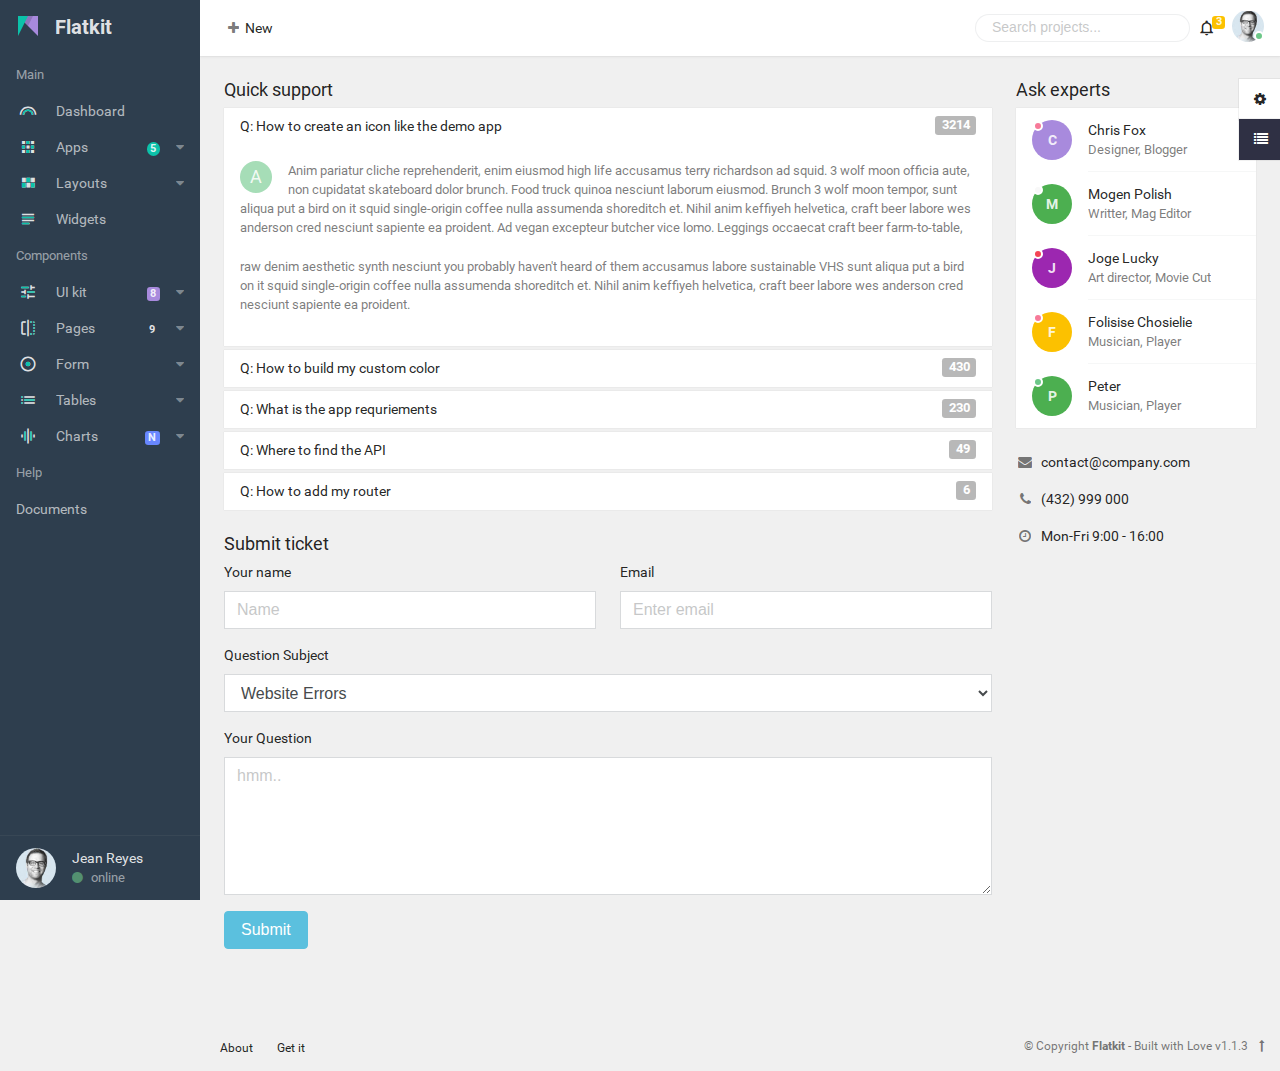
<file: html/faq.html>
<!DOCTYPE html>
<html lang="en">
<head>
  <meta charset="utf-8" />
  <title>Flatkit - HTML Version | Bootstrap 4 Web App Kit with AngularJS</title>
  <meta name="description" content="Admin, Dashboard, Bootstrap, Bootstrap 4, Angular, AngularJS" />
  <meta name="viewport" content="width=device-width, initial-scale=1, maximum-scale=1, minimal-ui" />
  <meta http-equiv="X-UA-Compatible" content="IE=edge">

  <!-- for ios 7 style, multi-resolution icon of 152x152 -->
  <meta name="apple-mobile-web-app-capable" content="yes">
  <meta name="apple-mobile-web-app-status-barstyle" content="black-translucent">
  <link rel="apple-touch-icon" href="../assets/images/logo.png">
  <meta name="apple-mobile-web-app-title" content="Flatkit">
  <!-- for Chrome on Android, multi-resolution icon of 196x196 -->
  <meta name="mobile-web-app-capable" content="yes">
  <link rel="shortcut icon" sizes="196x196" href="../assets/images/logo.png">
  
  <!-- style -->
  <link rel="stylesheet" href="../assets/animate.css/animate.min.css" type="text/css" />
  <link rel="stylesheet" href="../assets/glyphicons/glyphicons.css" type="text/css" />
  <link rel="stylesheet" href="../assets/font-awesome/css/font-awesome.min.css" type="text/css" />
  <link rel="stylesheet" href="../assets/material-design-icons/material-design-icons.css" type="text/css" />

  <link rel="stylesheet" href="../assets/bootstrap/dist/css/bootstrap.min.css" type="text/css" />
  <!-- build:css ../assets/styles/app.min.css -->
  <link rel="stylesheet" href="../assets/styles/app.css" type="text/css" />
  <!-- endbuild -->
  <link rel="stylesheet" href="../assets/styles/font.css" type="text/css" />
</head>
<body>
  <div class="app" id="app">

<!-- ############ LAYOUT START-->

  <!-- aside -->
  <div id="aside" class="app-aside modal nav-dropdown">
  	<!-- fluid app aside -->
    <div class="left navside dark dk" data-layout="column">
  	  <div class="navbar no-radius">
        <!-- brand -->
        <a class="navbar-brand">
        	<div ui-include="'../assets/images/logo.svg'"></div>
        	<img src="../assets/images/logo.png" alt="." class="hide">
        	<span class="hidden-folded inline">Flatkit</span>
        </a>
        <!-- / brand -->
      </div>
      <div class="hide-scroll" data-flex>
          <nav class="scroll nav-light">
            
              <ul class="nav" ui-nav>
                <li class="nav-header hidden-folded">
                  <small class="text-muted">Main</small>
                </li>
                
                <li>
                  <a href="dashboard.html" >
                    <span class="nav-icon">
                      <i class="material-icons">&#xe3fc;
                        <span ui-include="'../assets/images/i_0.svg'"></span>
                      </i>
                    </span>
                    <span class="nav-text">Dashboard</span>
                  </a>
                </li>
            
                <li>
                  <a>
                    <span class="nav-caret">
                      <i class="fa fa-caret-down"></i>
                    </span>
                    <span class="nav-label">
                      <b class="label rounded label-sm primary">5</b>
                    </span>
                    <span class="nav-icon">
                      <i class="material-icons">&#xe5c3;
                        <span ui-include="'../assets/images/i_1.svg'"></span>
                      </i>
                    </span>
                    <span class="nav-text">Apps</span>
                  </a>
                  <ul class="nav-sub">
                    <li>
                      <a href="inbox.html" >
                        <span class="nav-text">Inbox</span>
                      </a>
                    </li>
                    <li>
                      <a href="contact.html" >
                        <span class="nav-text">Contacts</span>
                      </a>
                    </li>
                    <li>
                      <a href="calendar.html" >
                        <span class="nav-text">Calendar</span>
                      </a>
                    </li>
                  </ul>
                </li>
            
                <li>
                  <a>
                    <span class="nav-caret">
                      <i class="fa fa-caret-down"></i>
                    </span>
                    <span class="nav-icon">
                      <i class="material-icons">&#xe8f0;
                        <span ui-include="'../assets/images/i_2.svg'"></span>
                      </i>
                    </span>
                    <span class="nav-text">Layouts</span>
                  </a>
                  <ul class="nav-sub">
                    <li>
                      <a href="headers.html" >
                        <span class="nav-text">Header</span>
                      </a>
                    </li>
                    <li>
                      <a href="asides.html" >
                        <span class="nav-text">Aside</span>
                      </a>
                    </li>
                    <li>
                      <a href="footers.html" >
                        <span class="nav-text">Footer</span>
                      </a>
                    </li>
                  </ul>
                </li>
            
                <li>
                  <a href="widget.html" >
                    <span class="nav-icon">
                      <i class="material-icons">&#xe8d2;
                        <span ui-include="'../assets/images/i_3.svg'"></span>
                      </i>
                    </span>
                    <span class="nav-text">Widgets</span>
                  </a>
                </li>
            
                <li class="nav-header hidden-folded">
                  <small class="text-muted">Components</small>
                </li>
            
                <li>
                  <a>
                    <span class="nav-caret">
                      <i class="fa fa-caret-down"></i>
                    </span>
                    <span class="nav-label">
                      <b class="label label-sm accent">8</b>
                    </span>
                    <span class="nav-icon">
                      <i class="material-icons">&#xe429;
                        <span ui-include="'../assets/images/i_4.svg'"></span>
                      </i>
                    </span>
                    <span class="nav-text">UI kit</span>
                  </a>
                  <ul class="nav-sub nav-mega nav-mega-3">
                    <li>
                      <a href="arrow.html" >
                        <span class="nav-text">Arrow</span>
                      </a>
                    </li>
                    <li>
                      <a href="box.html" >
                        <span class="nav-text">Box</span>
                      </a>
                    </li>
                    <li>
                      <a href="button.html" >
                        <span class="nav-text">Button</span>
                      </a>
                    </li>
                    <li>
                      <a href="color.html" >
                        <span class="nav-text">Color</span>
                      </a>
                    </li>
                    <li>
                      <a href="dropdown.html" >
                        <span class="nav-text">Dropdown</span>
                      </a>
                    </li>
                    <li>
                      <a href="grid.html" >
                        <span class="nav-text">Grid</span>
                      </a>
                    </li>
                    <li>
                      <a href="icon.html" >
                        <span class="nav-text">Icon</span>
                      </a>
                    </li>
                    <li>
                      <a href="label.html" >
                        <span class="nav-text">Label</span>
                      </a>
                    </li>
                    <li>
                      <a href="list.html" >
                        <span class="nav-text">List Group</span>
                      </a>
                    </li>
                    <li>
                      <a href="modal.html" >
                        <span class="nav-text">Modal</span>
                      </a>
                    </li>
                    <li>
                      <a href="nav.html" >
                        <span class="nav-text">Nav</span>
                      </a>
                    </li>
                    <li>
                      <a href="progress.html" >
                        <span class="nav-text">Progress</span>
                      </a>
                    </li>
                    <li>
                      <a href="social.html" >
                        <span class="nav-text">Social</span>
                      </a>
                    </li>
                    <li>
                      <a href="sortable.html" >
                        <span class="nav-text">Sortable</span>
                      </a>
                    </li>
                    <li>
                      <a href="streamline.html" >
                        <span class="nav-text">Streamline</span>
                      </a>
                    </li>
                    <li>
                      <a href="timeline.html" >
                        <span class="nav-text">Timeline</span>
                      </a>
                    </li>
                    <li>
                      <a href="map.vector.html" >
                        <span class="nav-text">Vector Map</span>
                      </a>
                    </li>
                  </ul>
                </li>
            
                <li>
                  <a>
                    <span class="nav-caret">
                      <i class="fa fa-caret-down"></i>
                    </span>
                    <span class="nav-label"><b class="label no-bg">9</b></span>
                    <span class="nav-icon">
                      <i class="material-icons">&#xe3e8;
                        <span ui-include="'../assets/images/i_5.svg'"></span>
                      </i>
                    </span>
                    <span class="nav-text">Pages</span>
                  </a>
                  <ul class="nav-sub nav-mega">
                    <li>
                      <a href="profile.html" >
                        <span class="nav-text">Profile</span>
                      </a>
                    </li>
                    <li>
                      <a href="setting.html" >
                        <span class="nav-text">Setting</span>
                      </a>
                    </li>
                    <li>
                      <a href="search.html" >
                        <span class="nav-text">Search</span>
                      </a>
                    </li>
                    <li>
                      <a href="faq.html" >
                        <span class="nav-text">FAQ</span>
                      </a>
                    </li>
                    <li>
                      <a href="gallery.html" >
                        <span class="nav-text">Gallery</span>
                      </a>
                    </li>
                    <li>
                      <a href="invoice.html" >
                        <span class="nav-text">Invoice</span>
                      </a>
                    </li>
                    <li>
                      <a href="price.html" >
                        <span class="nav-text">Price</span>
                      </a>
                    </li>
                    <li>
                      <a href="blank.html" >
                        <span class="nav-text">Blank</span>
                      </a>
                    </li>
                    <li>
                      <a href="signin.html" >
                        <span class="nav-text">Sign In</span>
                      </a>
                    </li>
                    <li>
                      <a href="signup.html" >
                        <span class="nav-text">Sign Up</span>
                      </a>
                    </li>
                    <li>
                      <a href="forgot-password.html" >
                        <span class="nav-text">Forgot Password</span>
                      </a>
                    </li>
                    <li>
                      <a href="lockme.html" >
                        <span class="nav-text">Lockme Screen</span>
                      </a>
                    </li>
                    <li>
                      <a href="404.html" >
                        <span class="nav-text">Error 404</span>
                      </a>
                    </li>
                    <li>
                      <a href="505.html" >
                        <span class="nav-text">Error 505</span>
                      </a>
                    </li>
                  </ul>
                </li>
            
                <li>
                  <a>
                    <span class="nav-caret">
                      <i class="fa fa-caret-down"></i>
                    </span>
                    <span class="nav-icon">
                      <i class="material-icons">&#xe39e;
                        <span ui-include="'../assets/images/i_6.svg'"></span>
                      </i>
                    </span>
                    <span class="nav-text">Form</span>
                  </a>
                  <ul class="nav-sub">
                    <li>
                      <a href="form.layout.html" >
                        <span class="nav-text">Form Layout</span>
                      </a>
                    </li>
                    <li>
                      <a href="form.element.html" >
                        <span class="nav-text">Form Element</span>
                      </a>
                    </li>
                    <li>
                      <a href="form.validation.html" >
                        <span class="nav-text">Form Validation</span>
                      </a>
                    </li>
                    <li>
                      <a href="form.select.html" >
                        <span class="nav-text">Select</span>
                      </a>
                    </li>
                    <li>
                      <a href="form.editor.html" >
                        <span class="nav-text">Editor</span>
                      </a>
                    </li>
                    <li>
                      <a href="form.picker.html">
                        <span class="nav-text">Picker</span>
                      </a>
                    </li>
                    <li>
                      <a href="form.wizard.html">
                        <span class="nav-text">Wizard</span>
                      </a>
                    </li>
                    <li>
                      <a href="form.dropzone.html" class="no-ajax" >
                        <span class="nav-text">File Upload</span>
                      </a>
                    </li>
                  </ul>
                </li>
            
                <li>
                  <a>
                    <span class="nav-caret">
                      <i class="fa fa-caret-down"></i>
                    </span>
                    <span class="nav-icon">
                      <i class="material-icons">&#xe896;
                        <span ui-include="'../assets/images/i_7.svg'"></span>
                      </i>
                    </span>
                    <span class="nav-text">Tables</span>
                  </a>
                  <ul class="nav-sub">
                    <li>
                      <a href="static.html" >
                        <span class="nav-text">Static table</span>
                      </a>
                    </li>
                    <li>
                      <a href="datatable.html" >
                        <span class="nav-text">Datatable</span>
                      </a>
                    </li>
                    <li>
                      <a href="footable.html" >
                        <span class="nav-text">Footable</span>
                      </a>
                    </li>
                  </ul>
                </li>
                <li>
                  <a>
                    <span class="nav-caret">
                      <i class="fa fa-caret-down"></i>
                    </span>
                    <span class="nav-label hidden-folded">
                      <b class="label label-sm info">N</b>
                    </span>
                    <span class="nav-icon">
                      <i class="material-icons">&#xe1b8;
                        <span ui-include="'../assets/images/i_8.svg'"></span>
                      </i>
                    </span>
                    <span class="nav-text">Charts</span>
                  </a>
                  <ul class="nav-sub">
                    <li>
                      <a href="chart.html" >
                        <span class="nav-text">Chart</span>
                      </a>
                    </li>
                    <li>
                      <a>
                        <span class="nav-caret">
                          <i class="fa fa-caret-down"></i>
                        </span>
                        <span class="nav-text">Echarts</span>
                      </a>
                      <ul class="nav-sub">
                        <li>
                          <a href="echarts-line.html" >
                            <span class="nav-text">line</span>
                          </a>
                        </li>
                        <li>
                          <a href="echarts-bar.html" >
                            <span class="nav-text">Bar</span>
                          </a>
                        </li>
                        <li>
                          <a href="echarts-pie.html" >
                            <span class="nav-text">Pie</span>
                          </a>
                        </li>
                        <li>
                          <a href="echarts-scatter.html" >
                            <span class="nav-text">Scatter</span>
                          </a>
                        </li>
                        <li>
                          <a href="echarts-radar-chord.html" >
                            <span class="nav-text">Radar &amp; Chord</span>
                          </a>
                        </li>
                        <li>
                          <a href="echarts-gauge-funnel.html" >
                            <span class="nav-text">Gauges &amp; Funnel</span>
                          </a>
                        </li>
                        <li>
                          <a href="echarts-map.html" >
                            <span class="nav-text">Map</span>
                          </a>
                        </li>
                      </ul>
                    </li>
                  </ul>
                </li>
            
                <li class="nav-header hidden-folded">
                  <small class="text-muted">Help</small>
                </li>
                
                <li class="hidden-folded" >
                  <a href="docs.html" >
                    <span class="nav-text">Documents</span>
                  </a>
                </li>
            
              </ul>
          </nav>
      </div>
      <div class="b-t">
        <div class="nav-fold">
        	<a href="profile.html">
        	    <span class="pull-left">
        	      <img src="../assets/images/a0.jpg" alt="..." class="w-40 img-circle">
        	    </span>
        	    <span class="clear hidden-folded p-x">
        	      <span class="block _500">Jean Reyes</span>
        	      <small class="block text-muted"><i class="fa fa-circle text-success m-r-sm"></i>online</small>
        	    </span>
        	</a>
        </div>
      </div>
    </div>
  </div>
  <!-- / -->
  
  <!-- content -->
  <div id="content" class="app-content box-shadow-z0" role="main">
    <div class="app-header white box-shadow">
        <div class="navbar navbar-toggleable-sm flex-row align-items-center">
            <!-- Open side - Naviation on mobile -->
            <a data-toggle="modal" data-target="#aside" class="hidden-lg-up mr-3">
              <i class="material-icons">&#xe5d2;</i>
            </a>
            <!-- / -->
        
            <!-- Page title - Bind to $state's title -->
            <div class="mb-0 h5 no-wrap" ng-bind="$state.current.data.title" id="pageTitle"></div>
        
            <!-- navbar collapse -->
            <div class="collapse navbar-collapse" id="collapse">
              <!-- link and dropdown -->
              <ul class="nav navbar-nav mr-auto">
                <li class="nav-item dropdown">
                  <a class="nav-link" href data-toggle="dropdown">
                    <i class="fa fa-fw fa-plus text-muted"></i>
                    <span>New</span>
                  </a>
                  <div ui-include="'../views/blocks/dropdown.new.html'"></div>
                </li>
              </ul>
        
              <div ui-include="'../views/blocks/navbar.form.html'"></div>
              <!-- / -->
            </div>
            <!-- / navbar collapse -->
        
            <!-- navbar right -->
            <ul class="nav navbar-nav ml-auto flex-row">
              <li class="nav-item dropdown pos-stc-xs">
                <a class="nav-link mr-2" href data-toggle="dropdown">
                  <i class="material-icons">&#xe7f5;</i>
                  <span class="label label-sm up warn">3</span>
                </a>
                <div ui-include="'../views/blocks/dropdown.notification.html'"></div>
              </li>
              <li class="nav-item dropdown">
                <a class="nav-link p-0 clear" href="#" data-toggle="dropdown">
                  <span class="avatar w-32">
                    <img src="../assets/images/a0.jpg" alt="...">
                    <i class="on b-white bottom"></i>
                  </span>
                </a>
                <div ui-include="'../views/blocks/dropdown.user.html'"></div>
              </li>
              <li class="nav-item hidden-md-up">
                <a class="nav-link pl-2" data-toggle="collapse" data-target="#collapse">
                  <i class="material-icons">&#xe5d4;</i>
                </a>
              </li>
            </ul>
            <!-- / navbar right -->
        </div>
    </div>
    <div class="app-footer">
      <div class="p-2 text-xs">
        <div class="pull-right text-muted py-1">
          &copy; Copyright <strong>Flatkit</strong> <span class="hidden-xs-down">- Built with Love v1.1.3</span>
          <a ui-scroll-to="content"><i class="fa fa-long-arrow-up p-x-sm"></i></a>
        </div>
        <div class="nav">
          <a class="nav-link" href="../">About</a>
          <a class="nav-link" href="http://themeforest.net/user/flatfull/portfolio?ref=flatfull">Get it</a>
        </div>
      </div>
    </div>
    <div ui-view class="app-body" id="view">

<!-- ############ PAGE START-->
<div class="padding">
  <div class="row">
    <div class="col-sm-8 col-md-9">
      <h4 class="m-0 m-b-sm text-md">Quick support</h4>
      <div class="m-b" id="accordion">
        <div class="panel box no-border m-b-xs">
          <div class="box-header p-y-sm">
            <span class="pull-right label text-sm">3214</span>
            <a data-toggle="collapse" data-parent="#accordion" data-target="#c_1">
              Q: How to create an icon like the demo app
            </a>
          </div>
          <div id="c_1" class="collapse in">
            <div class="box-body">
              <p class="text-sm text-muted"><span class="text-md pull-left w-32 m-r rounded success">A</span> Anim pariatur cliche reprehenderit, enim eiusmod high life accusamus terry richardson ad squid. 3 wolf moon officia aute, non cupidatat skateboard dolor brunch. Food truck quinoa nesciunt laborum eiusmod. Brunch 3 wolf moon tempor, sunt aliqua put a bird on it squid single-origin coffee nulla assumenda shoreditch et. Nihil anim keffiyeh helvetica, craft beer labore wes anderson cred nesciunt sapiente ea proident. Ad vegan excepteur butcher vice lomo. Leggings occaecat craft beer farm-to-table, <br><br>raw denim aesthetic synth nesciunt you probably haven't heard of them accusamus labore sustainable VHS sunt aliqua put a bird on it squid single-origin coffee nulla assumenda shoreditch et. Nihil anim keffiyeh helvetica, craft beer labore wes anderson cred nesciunt sapiente ea proident.
              </p>
            </div>
          </div>
        </div>
        <div class="panel box no-border m-b-xs">
          <div class="box-header p-y-sm">
            <span class="pull-right label text-sm">430</span>
            <a data-toggle="collapse" data-parent="#accordion" data-target="#c_2">
              Q: How to build my custom color
            </a>
          </div>
          <div id="c_2" class="collapse">
            <div class="box-body">
              <p class="text-sm text-muted"><span class="text-md pull-left w-32 m-r rounded info">A</span> Anim pariatur cliche reprehenderit, enim eiusmod high life accusamus terry richardson ad squid. 3 wolf moon officia aute, non cupidatat skateboard dolor brunch. Food truck quinoa nesciunt laborum eiusmod. Brunch 3 wolf moon tempor. Ad vegan excepteur butcher vice lomo. Leggings occaecat craft beer farm-to-table, raw denim aesthetic synth nesciunt you probably haven't heard of them accusamus labore sustainable VHS.
              </p>
            </div>
          </div>
        </div>
        <div class="panel box no-border m-b-xs">
          <div class="box-header p-y-sm">
            <span class="pull-right label text-sm">230</span>
            <a data-toggle="collapse" data-parent="#accordion" data-target="#c_3">
              Q: What is the app requriements
            </a>
          </div>
          <div id="c_3" class="collapse">
            <div class="box-body">
              <span class="text-md pull-left w-32 m-r rounded warning">A</span> 
              <p class="text-sm text-muted clear">Anim pariatur cliche reprehenderit, enim eiusmod high life accusamus terry richardson ad squid. 3 wolf moon officia aute, non cupidatat skateboard dolor brunch. Food truck quinoa nesciunt laborum eiusmod. Brunch 3 wolf moon tempor, sunt aliqua put a bird on it squid single-origin coffee nulla assumenda shoreditch et. Nihil anim keffiyeh helvetica, craft beer labore wes anderson cred nesciunt sapiente ea proident. Ad vegan excepteur butcher vice lomo. Leggings occaecat craft beer farm-to-table, raw denim aesthetic synth nesciunt you probably haven't heard of them accusamus labore sustainable VHS.
              </p>
            </div>
          </div>
        </div>
        <div class="panel box no-border m-b-xs">
          <div class="box-header p-y-sm">
            <span class="pull-right label text-sm">49</span>
            <a data-toggle="collapse" data-parent="#accordion" data-target="#c_4">
              Q: Where to find the API
            </a>
          </div>
          <div id="c_4" class="collapse">
            <div class="box-body">
              <span class="text-md pull-left w-32 m-r rounded primary">A</span> 
              <p class="text-sm text-muted clear">Vegan excepteur butcher vice lomo. Leggings occaecat craft beer farm-to-table, raw denim aesthetic synth nesciunt you probably haven't heard of them accusamus labore sustainable VHS. nesciunt you probably haven't heard of them accusamus labore sustainable
              </p>
            </div>
          </div>
        </div>
        <div class="panel box no-border m-b-xs">
          <div class="box-header p-y-sm">
            <span class="pull-right label text-sm">6</span>
            <a data-toggle="collapse" data-parent="#accordion" data-target="#c_5">
              Q: How to add my router
            </a>
          </div>
          <div id="c_5" class="collapse">
            <div class="box-body">
              <span class="text-md pull-left w-32 m-r rounded dark">A</span> 
              <p class="text-sm text-muted clear">Vegan excepteur butcher vice lomo. Leggings occaecat craft beer farm-to-table, raw denim aesthetic synth nesciunt you probably haven't heard of them accusamus labore sustainable VHS. nesciunt you probably haven't heard of them accusamus labore sustainable
              </p>
            </div>
          </div>
        </div>
      </div>
      <h4 class="m-t-md text-md">Submit ticket</h4>
      <form name="form-contact" class="form-validation m-b-lg">
        <div class="row">
          <div class="col-sm-6 m-b">
            <label>Your name</label>
            <input type="text" class="form-control" placeholder="Name" required >
          </div>
          <div class="col-sm-6 m-b">
            <label>Email</label>
            <input type="email" class="form-control" placeholder="Enter email" required >
          </div>
        </div>
        <div class="form-group">
          <label>Question Subject</label>
          <select class="form-control c-select">
            <option>Website Errors</option>
            <option>Product Services</option>
            <option>Login/Signup Problem</option>
          </select>
        </div>
        <div class="form-group">
          <label>Your Question</label>
          <textarea class="form-control" rows="6" placeholder="hmm.."></textarea>
        </div>
        <button type="submit" class="btn btn-info">Submit</button>
      </form>
    </div>
    <div class="col-sm-4 col-md-3">
      <h4 class="m-0 m-b-sm text-md">Ask experts</h4>
      <div class="box">
        <ul class="list inset">
          <li class="list-item">
            <a herf class="list-left">
              <span class="w-40 circle avatar accent">
                <span>C</span>
                <i class="away b-white"></i>
              </span>
            </a>
            <div class="list-body">
              <div><a href>Chris Fox</a></div>
              <small class="text-muted text-ellipsis">Designer, Blogger</small>
            </div>
          </li>
          <li class="list-item">
            <a herf class="list-left">
              <span class="w-40 circle avatar green">
                <span>M</span>
                <i class="off b-white"></i>
              </span>
            </a>
            <div class="list-body">
              <div><a href>Mogen Polish</a></div>
              <small class="text-muted text-ellipsis">Writter, Mag Editor</small>
            </div>
          </li>
          <li class="list-item">
            <a herf class="list-left">
              <span class="w-40 circle avatar purple">
                <span>J</span>
                <i class="busy b-white"></i>
              </span>
            </a>
            <div class="list-body">
              <div><a href>Joge Lucky</a></div>
              <small class="text-muted text-ellipsis">Art director, Movie Cut</small>
            </div>
          </li>
          <li class="list-item">
            <a herf class="list-left">
              <span class="w-40 circle avatar warn">
                <span>F</span>
                <i class="away b-white"></i>
              </span>
            </a>
            <div class="list-body">
              <div><a href>Folisise Chosielie</a></div>
              <small class="text-muted text-ellipsis">Musician, Player</small>
            </div>
          </li>
          <li class="list-item">
            <a herf class="list-left">
              <span class="w-40 circle avatar green">
                <span>P</span>
                <i class="on b-white"></i>
              </span>
            </a>
            <div class="list-body">
              <div><a href>Peter</a></div>
              <small class="text-muted text-ellipsis">Musician, Player</small>
            </div>
          </li>
        </ul>
      </div>
      <div class="m-b">
        <p><i class="fa fa-fw text-muted m-r-xs fa-envelope"></i> contact@company.com</p>
        <p><i class="fa fa-fw text-muted m-r-xs fa-phone"></i> (432) 999 000</p>
        <p><i class="fa fa-fw text-muted m-r-xs fa-clock-o"></i> Mon-Fri 9:00 - 16:00</p>
      </div>
    </div>
  </div>
</div>

<!-- ############ PAGE END-->

    </div>
  </div>
  <!-- / -->

  <!-- theme switcher -->
  <div id="switcher">
    <div class="switcher box-color dark-white text-color" id="sw-theme">
      <a href ui-toggle-class="active" target="#sw-theme" class="box-color dark-white text-color sw-btn">
        <i class="fa fa-gear"></i>
      </a>
      <div class="box-header">
        <a href="https://themeforest.net/item/flatkit-app-ui-kit/13231484?ref=flatfull" class="btn btn-xs rounded danger pull-right">BUY</a>
        <h2>Theme Switcher</h2>
      </div>
      <div class="box-divider"></div>
      <div class="box-body">
        <p class="hidden-md-down">
          <label class="md-check m-y-xs"  data-target="folded">
            <input type="checkbox">
            <i class="green"></i>
            <span class="hidden-folded">Folded Aside</span>
          </label>
          <label class="md-check m-y-xs" data-target="boxed">
            <input type="checkbox">
            <i class="green"></i>
            <span class="hidden-folded">Boxed Layout</span>
          </label>
          <label class="m-y-xs pointer" ui-fullscreen>
            <span class="fa fa-expand fa-fw m-r-xs"></span>
            <span>Fullscreen Mode</span>
          </label>
        </p>
        <p>Colors:</p>
        <p data-target="themeID">
          <label class="radio radio-inline m-0 ui-check ui-check-color ui-check-md" data-value="{primary:'primary', accent:'accent', warn:'warn'}">
            <input type="radio" name="color" value="1">
            <i class="primary"></i>
          </label>
          <label class="radio radio-inline m-0 ui-check ui-check-color ui-check-md" data-value="{primary:'accent', accent:'cyan', warn:'warn'}">
            <input type="radio" name="color" value="2">
            <i class="accent"></i>
          </label>
          <label class="radio radio-inline m-0 ui-check ui-check-color ui-check-md" data-value="{primary:'warn', accent:'light-blue', warn:'warning'}">
            <input type="radio" name="color" value="3">
            <i class="warn"></i>
          </label>
          <label class="radio radio-inline m-0 ui-check ui-check-color ui-check-md" data-value="{primary:'success', accent:'teal', warn:'lime'}">
            <input type="radio" name="color" value="4">
            <i class="success"></i>
          </label>
          <label class="radio radio-inline m-0 ui-check ui-check-color ui-check-md" data-value="{primary:'info', accent:'light-blue', warn:'success'}">
            <input type="radio" name="color" value="5">
            <i class="info"></i>
          </label>
          <label class="radio radio-inline m-0 ui-check ui-check-color ui-check-md" data-value="{primary:'blue', accent:'indigo', warn:'primary'}">
            <input type="radio" name="color" value="6">
            <i class="blue"></i>
          </label>
          <label class="radio radio-inline m-0 ui-check ui-check-color ui-check-md" data-value="{primary:'warning', accent:'grey-100', warn:'success'}">
            <input type="radio" name="color" value="7">
            <i class="warning"></i>
          </label>
          <label class="radio radio-inline m-0 ui-check ui-check-color ui-check-md" data-value="{primary:'danger', accent:'grey-100', warn:'grey-300'}">
            <input type="radio" name="color" value="8">
            <i class="danger"></i>
          </label>
        </p>
        <p>Themes:</p>
        <div data-target="bg" class="row no-gutter text-u-c text-center _600 clearfix">
          <label class="p-a col-sm-6 light pointer m-0">
            <input type="radio" name="theme" value="" hidden>
            Light
          </label>
          <label class="p-a col-sm-6 grey pointer m-0">
            <input type="radio" name="theme" value="grey" hidden>
            Grey
          </label>
          <label class="p-a col-sm-6 dark pointer m-0">
            <input type="radio" name="theme" value="dark" hidden>
            Dark
          </label>
          <label class="p-a col-sm-6 black pointer m-0">
            <input type="radio" name="theme" value="black" hidden>
            Black
          </label>
        </div>
      </div>
    </div>
    
    <div class="switcher box-color black lt" id="sw-demo">
      <a href ui-toggle-class="active" target="#sw-demo" class="box-color black lt text-color sw-btn">
        <i class="fa fa-list text-white"></i>
      </a>
      <div class="box-header">
        <h2>Demos</h2>
      </div>
      <div class="box-divider"></div>
      <div class="box-body">
        <div class="row no-gutter text-u-c text-center _600 clearfix">
          <a href="dashboard.html"
            class="p-a col-sm-6 primary">
            <span class="text-white">Default</span>
          </a>
          <a href="dashboard.0.html"
            class="p-a col-sm-6 success">
            <span class="text-white">Zero</span>
          </a>
          <a href="dashboard.1.html"
            class="p-a col-sm-6 blue">
            <span class="text-white">One</span>
          </a>
          <a href="dashboard.2.html"
            class="p-a col-sm-6 warn">
            <span class="text-white">Two</span>
          </a>
          <a href="dashboard.3.html"
            class="p-a col-sm-6 danger">
            <span class="text-white">Three</span>
          </a>
          <a href="dashboard.4.html"
            class="p-a col-sm-6 green">
            <span class="text-white">Four</span>
          </a>
          <a href="dashboard.5.html"
            class="p-a col-sm-6 info">
            <span class="text-white">Five</span>
          </a>
          <div 
            class="p-a col-sm-6 lter">
            <span class="text">...</span>
          </div>
        </div>
      </div>
    </div>
  </div>
  <!-- / -->

<!-- ############ LAYOUT END-->

  </div>
<!-- build:js scripts/app.html.js -->
<!-- jQuery -->
  <script src="../libs/jquery/jquery/dist/jquery.js"></script>
<!-- Bootstrap -->
  <script src="../libs/jquery/tether/dist/js/tether.min.js"></script>
  <script src="../libs/jquery/bootstrap/dist/js/bootstrap.js"></script>
<!-- core -->
  <script src="../libs/jquery/underscore/underscore-min.js"></script>
  <script src="../libs/jquery/jQuery-Storage-API/jquery.storageapi.min.js"></script>
  <script src="../libs/jquery/PACE/pace.min.js"></script>

  <script src="scripts/config.lazyload.js"></script>

  <script src="scripts/palette.js"></script>
  <script src="scripts/ui-load.js"></script>
  <script src="scripts/ui-jp.js"></script>
  <script src="scripts/ui-include.js"></script>
  <script src="scripts/ui-device.js"></script>
  <script src="scripts/ui-form.js"></script>
  <script src="scripts/ui-nav.js"></script>
  <script src="scripts/ui-screenfull.js"></script>
  <script src="scripts/ui-scroll-to.js"></script>
  <script src="scripts/ui-toggle-class.js"></script>

  <script src="scripts/app.js"></script>

  <!-- ajax -->
  <script src="../libs/jquery/jquery-pjax/jquery.pjax.js"></script>
  <script src="scripts/ajax.js"></script>
<!-- endbuild -->
</body>
</html>
</file>
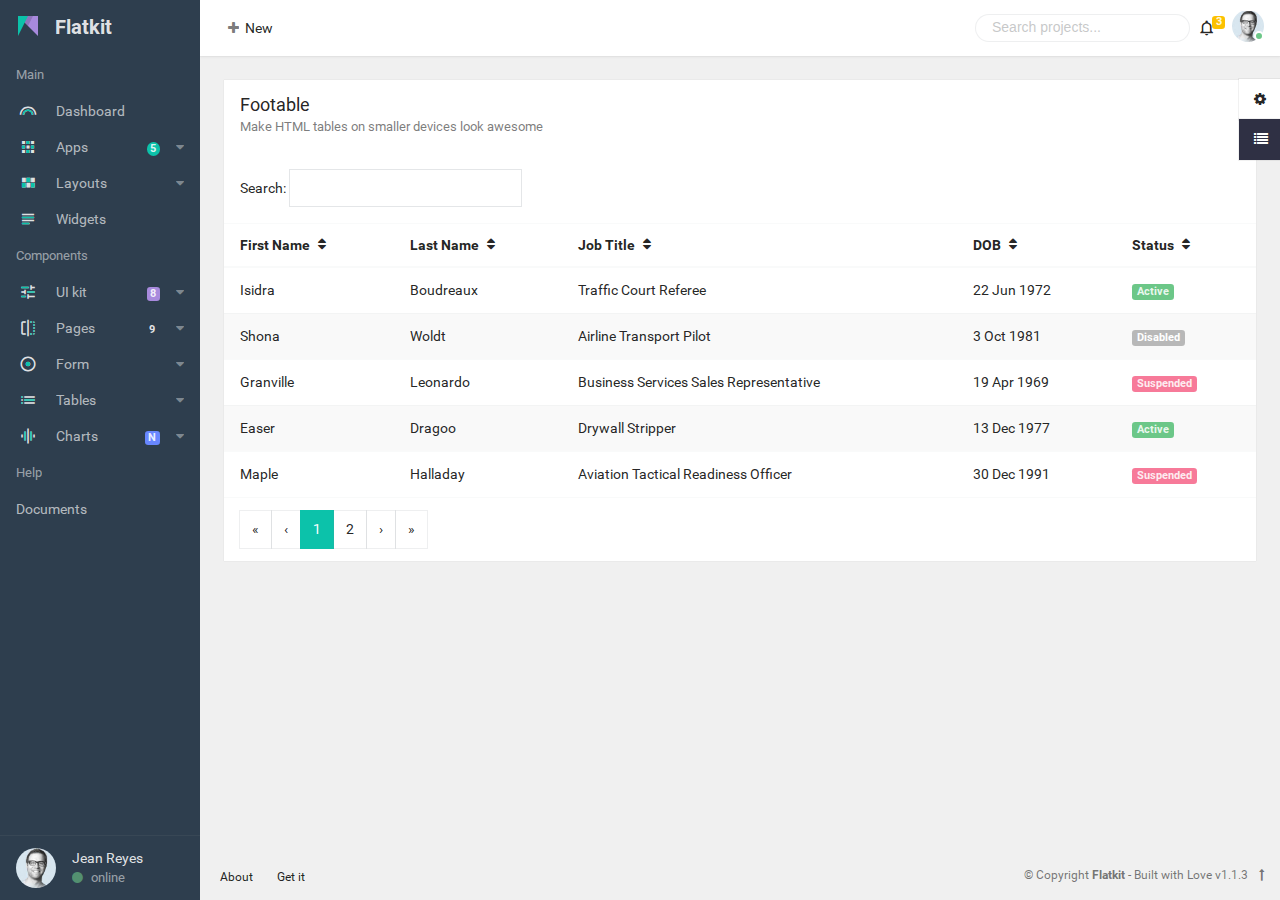
<file: html/footable.html>
<!DOCTYPE html>
<html lang="en">
<head>
  <meta charset="utf-8" />
  <title>Flatkit - HTML Version | Bootstrap 4 Web App Kit with AngularJS</title>
  <meta name="description" content="Admin, Dashboard, Bootstrap, Bootstrap 4, Angular, AngularJS" />
  <meta name="viewport" content="width=device-width, initial-scale=1, maximum-scale=1, minimal-ui" />
  <meta http-equiv="X-UA-Compatible" content="IE=edge">

  <!-- for ios 7 style, multi-resolution icon of 152x152 -->
  <meta name="apple-mobile-web-app-capable" content="yes">
  <meta name="apple-mobile-web-app-status-barstyle" content="black-translucent">
  <link rel="apple-touch-icon" href="../assets/images/logo.png">
  <meta name="apple-mobile-web-app-title" content="Flatkit">
  <!-- for Chrome on Android, multi-resolution icon of 196x196 -->
  <meta name="mobile-web-app-capable" content="yes">
  <link rel="shortcut icon" sizes="196x196" href="../assets/images/logo.png">
  
  <!-- style -->
  <link rel="stylesheet" href="../assets/animate.css/animate.min.css" type="text/css" />
  <link rel="stylesheet" href="../assets/glyphicons/glyphicons.css" type="text/css" />
  <link rel="stylesheet" href="../assets/font-awesome/css/font-awesome.min.css" type="text/css" />
  <link rel="stylesheet" href="../assets/material-design-icons/material-design-icons.css" type="text/css" />

  <link rel="stylesheet" href="../assets/bootstrap/dist/css/bootstrap.min.css" type="text/css" />
  <!-- build:css ../assets/styles/app.min.css -->
  <link rel="stylesheet" href="../assets/styles/app.css" type="text/css" />
  <!-- endbuild -->
  <link rel="stylesheet" href="../assets/styles/font.css" type="text/css" />
</head>
<body>
  <div class="app" id="app">

<!-- ############ LAYOUT START-->

  <!-- aside -->
  <div id="aside" class="app-aside modal nav-dropdown">
  	<!-- fluid app aside -->
    <div class="left navside dark dk" data-layout="column">
  	  <div class="navbar no-radius">
        <!-- brand -->
        <a class="navbar-brand">
        	<div ui-include="'../assets/images/logo.svg'"></div>
        	<img src="../assets/images/logo.png" alt="." class="hide">
        	<span class="hidden-folded inline">Flatkit</span>
        </a>
        <!-- / brand -->
      </div>
      <div class="hide-scroll" data-flex>
          <nav class="scroll nav-light">
            
              <ul class="nav" ui-nav>
                <li class="nav-header hidden-folded">
                  <small class="text-muted">Main</small>
                </li>
                
                <li>
                  <a href="dashboard.html" >
                    <span class="nav-icon">
                      <i class="material-icons">&#xe3fc;
                        <span ui-include="'../assets/images/i_0.svg'"></span>
                      </i>
                    </span>
                    <span class="nav-text">Dashboard</span>
                  </a>
                </li>
            
                <li>
                  <a>
                    <span class="nav-caret">
                      <i class="fa fa-caret-down"></i>
                    </span>
                    <span class="nav-label">
                      <b class="label rounded label-sm primary">5</b>
                    </span>
                    <span class="nav-icon">
                      <i class="material-icons">&#xe5c3;
                        <span ui-include="'../assets/images/i_1.svg'"></span>
                      </i>
                    </span>
                    <span class="nav-text">Apps</span>
                  </a>
                  <ul class="nav-sub">
                    <li>
                      <a href="inbox.html" >
                        <span class="nav-text">Inbox</span>
                      </a>
                    </li>
                    <li>
                      <a href="contact.html" >
                        <span class="nav-text">Contacts</span>
                      </a>
                    </li>
                    <li>
                      <a href="calendar.html" >
                        <span class="nav-text">Calendar</span>
                      </a>
                    </li>
                  </ul>
                </li>
            
                <li>
                  <a>
                    <span class="nav-caret">
                      <i class="fa fa-caret-down"></i>
                    </span>
                    <span class="nav-icon">
                      <i class="material-icons">&#xe8f0;
                        <span ui-include="'../assets/images/i_2.svg'"></span>
                      </i>
                    </span>
                    <span class="nav-text">Layouts</span>
                  </a>
                  <ul class="nav-sub">
                    <li>
                      <a href="headers.html" >
                        <span class="nav-text">Header</span>
                      </a>
                    </li>
                    <li>
                      <a href="asides.html" >
                        <span class="nav-text">Aside</span>
                      </a>
                    </li>
                    <li>
                      <a href="footers.html" >
                        <span class="nav-text">Footer</span>
                      </a>
                    </li>
                  </ul>
                </li>
            
                <li>
                  <a href="widget.html" >
                    <span class="nav-icon">
                      <i class="material-icons">&#xe8d2;
                        <span ui-include="'../assets/images/i_3.svg'"></span>
                      </i>
                    </span>
                    <span class="nav-text">Widgets</span>
                  </a>
                </li>
            
                <li class="nav-header hidden-folded">
                  <small class="text-muted">Components</small>
                </li>
            
                <li>
                  <a>
                    <span class="nav-caret">
                      <i class="fa fa-caret-down"></i>
                    </span>
                    <span class="nav-label">
                      <b class="label label-sm accent">8</b>
                    </span>
                    <span class="nav-icon">
                      <i class="material-icons">&#xe429;
                        <span ui-include="'../assets/images/i_4.svg'"></span>
                      </i>
                    </span>
                    <span class="nav-text">UI kit</span>
                  </a>
                  <ul class="nav-sub nav-mega nav-mega-3">
                    <li>
                      <a href="arrow.html" >
                        <span class="nav-text">Arrow</span>
                      </a>
                    </li>
                    <li>
                      <a href="box.html" >
                        <span class="nav-text">Box</span>
                      </a>
                    </li>
                    <li>
                      <a href="button.html" >
                        <span class="nav-text">Button</span>
                      </a>
                    </li>
                    <li>
                      <a href="color.html" >
                        <span class="nav-text">Color</span>
                      </a>
                    </li>
                    <li>
                      <a href="dropdown.html" >
                        <span class="nav-text">Dropdown</span>
                      </a>
                    </li>
                    <li>
                      <a href="grid.html" >
                        <span class="nav-text">Grid</span>
                      </a>
                    </li>
                    <li>
                      <a href="icon.html" >
                        <span class="nav-text">Icon</span>
                      </a>
                    </li>
                    <li>
                      <a href="label.html" >
                        <span class="nav-text">Label</span>
                      </a>
                    </li>
                    <li>
                      <a href="list.html" >
                        <span class="nav-text">List Group</span>
                      </a>
                    </li>
                    <li>
                      <a href="modal.html" >
                        <span class="nav-text">Modal</span>
                      </a>
                    </li>
                    <li>
                      <a href="nav.html" >
                        <span class="nav-text">Nav</span>
                      </a>
                    </li>
                    <li>
                      <a href="progress.html" >
                        <span class="nav-text">Progress</span>
                      </a>
                    </li>
                    <li>
                      <a href="social.html" >
                        <span class="nav-text">Social</span>
                      </a>
                    </li>
                    <li>
                      <a href="sortable.html" >
                        <span class="nav-text">Sortable</span>
                      </a>
                    </li>
                    <li>
                      <a href="streamline.html" >
                        <span class="nav-text">Streamline</span>
                      </a>
                    </li>
                    <li>
                      <a href="timeline.html" >
                        <span class="nav-text">Timeline</span>
                      </a>
                    </li>
                    <li>
                      <a href="map.vector.html" >
                        <span class="nav-text">Vector Map</span>
                      </a>
                    </li>
                  </ul>
                </li>
            
                <li>
                  <a>
                    <span class="nav-caret">
                      <i class="fa fa-caret-down"></i>
                    </span>
                    <span class="nav-label"><b class="label no-bg">9</b></span>
                    <span class="nav-icon">
                      <i class="material-icons">&#xe3e8;
                        <span ui-include="'../assets/images/i_5.svg'"></span>
                      </i>
                    </span>
                    <span class="nav-text">Pages</span>
                  </a>
                  <ul class="nav-sub nav-mega">
                    <li>
                      <a href="profile.html" >
                        <span class="nav-text">Profile</span>
                      </a>
                    </li>
                    <li>
                      <a href="setting.html" >
                        <span class="nav-text">Setting</span>
                      </a>
                    </li>
                    <li>
                      <a href="search.html" >
                        <span class="nav-text">Search</span>
                      </a>
                    </li>
                    <li>
                      <a href="faq.html" >
                        <span class="nav-text">FAQ</span>
                      </a>
                    </li>
                    <li>
                      <a href="gallery.html" >
                        <span class="nav-text">Gallery</span>
                      </a>
                    </li>
                    <li>
                      <a href="invoice.html" >
                        <span class="nav-text">Invoice</span>
                      </a>
                    </li>
                    <li>
                      <a href="price.html" >
                        <span class="nav-text">Price</span>
                      </a>
                    </li>
                    <li>
                      <a href="blank.html" >
                        <span class="nav-text">Blank</span>
                      </a>
                    </li>
                    <li>
                      <a href="signin.html" >
                        <span class="nav-text">Sign In</span>
                      </a>
                    </li>
                    <li>
                      <a href="signup.html" >
                        <span class="nav-text">Sign Up</span>
                      </a>
                    </li>
                    <li>
                      <a href="forgot-password.html" >
                        <span class="nav-text">Forgot Password</span>
                      </a>
                    </li>
                    <li>
                      <a href="lockme.html" >
                        <span class="nav-text">Lockme Screen</span>
                      </a>
                    </li>
                    <li>
                      <a href="404.html" >
                        <span class="nav-text">Error 404</span>
                      </a>
                    </li>
                    <li>
                      <a href="505.html" >
                        <span class="nav-text">Error 505</span>
                      </a>
                    </li>
                  </ul>
                </li>
            
                <li>
                  <a>
                    <span class="nav-caret">
                      <i class="fa fa-caret-down"></i>
                    </span>
                    <span class="nav-icon">
                      <i class="material-icons">&#xe39e;
                        <span ui-include="'../assets/images/i_6.svg'"></span>
                      </i>
                    </span>
                    <span class="nav-text">Form</span>
                  </a>
                  <ul class="nav-sub">
                    <li>
                      <a href="form.layout.html" >
                        <span class="nav-text">Form Layout</span>
                      </a>
                    </li>
                    <li>
                      <a href="form.element.html" >
                        <span class="nav-text">Form Element</span>
                      </a>
                    </li>
                    <li>
                      <a href="form.validation.html" >
                        <span class="nav-text">Form Validation</span>
                      </a>
                    </li>
                    <li>
                      <a href="form.select.html" >
                        <span class="nav-text">Select</span>
                      </a>
                    </li>
                    <li>
                      <a href="form.editor.html" >
                        <span class="nav-text">Editor</span>
                      </a>
                    </li>
                    <li>
                      <a href="form.picker.html">
                        <span class="nav-text">Picker</span>
                      </a>
                    </li>
                    <li>
                      <a href="form.wizard.html">
                        <span class="nav-text">Wizard</span>
                      </a>
                    </li>
                    <li>
                      <a href="form.dropzone.html" class="no-ajax" >
                        <span class="nav-text">File Upload</span>
                      </a>
                    </li>
                  </ul>
                </li>
            
                <li>
                  <a>
                    <span class="nav-caret">
                      <i class="fa fa-caret-down"></i>
                    </span>
                    <span class="nav-icon">
                      <i class="material-icons">&#xe896;
                        <span ui-include="'../assets/images/i_7.svg'"></span>
                      </i>
                    </span>
                    <span class="nav-text">Tables</span>
                  </a>
                  <ul class="nav-sub">
                    <li>
                      <a href="static.html" >
                        <span class="nav-text">Static table</span>
                      </a>
                    </li>
                    <li>
                      <a href="datatable.html" >
                        <span class="nav-text">Datatable</span>
                      </a>
                    </li>
                    <li>
                      <a href="footable.html" >
                        <span class="nav-text">Footable</span>
                      </a>
                    </li>
                  </ul>
                </li>
                <li>
                  <a>
                    <span class="nav-caret">
                      <i class="fa fa-caret-down"></i>
                    </span>
                    <span class="nav-label hidden-folded">
                      <b class="label label-sm info">N</b>
                    </span>
                    <span class="nav-icon">
                      <i class="material-icons">&#xe1b8;
                        <span ui-include="'../assets/images/i_8.svg'"></span>
                      </i>
                    </span>
                    <span class="nav-text">Charts</span>
                  </a>
                  <ul class="nav-sub">
                    <li>
                      <a href="chart.html" >
                        <span class="nav-text">Chart</span>
                      </a>
                    </li>
                    <li>
                      <a>
                        <span class="nav-caret">
                          <i class="fa fa-caret-down"></i>
                        </span>
                        <span class="nav-text">Echarts</span>
                      </a>
                      <ul class="nav-sub">
                        <li>
                          <a href="echarts-line.html" >
                            <span class="nav-text">line</span>
                          </a>
                        </li>
                        <li>
                          <a href="echarts-bar.html" >
                            <span class="nav-text">Bar</span>
                          </a>
                        </li>
                        <li>
                          <a href="echarts-pie.html" >
                            <span class="nav-text">Pie</span>
                          </a>
                        </li>
                        <li>
                          <a href="echarts-scatter.html" >
                            <span class="nav-text">Scatter</span>
                          </a>
                        </li>
                        <li>
                          <a href="echarts-radar-chord.html" >
                            <span class="nav-text">Radar &amp; Chord</span>
                          </a>
                        </li>
                        <li>
                          <a href="echarts-gauge-funnel.html" >
                            <span class="nav-text">Gauges &amp; Funnel</span>
                          </a>
                        </li>
                        <li>
                          <a href="echarts-map.html" >
                            <span class="nav-text">Map</span>
                          </a>
                        </li>
                      </ul>
                    </li>
                  </ul>
                </li>
            
                <li class="nav-header hidden-folded">
                  <small class="text-muted">Help</small>
                </li>
                
                <li class="hidden-folded" >
                  <a href="docs.html" >
                    <span class="nav-text">Documents</span>
                  </a>
                </li>
            
              </ul>
          </nav>
      </div>
      <div class="b-t">
        <div class="nav-fold">
        	<a href="profile.html">
        	    <span class="pull-left">
        	      <img src="../assets/images/a0.jpg" alt="..." class="w-40 img-circle">
        	    </span>
        	    <span class="clear hidden-folded p-x">
        	      <span class="block _500">Jean Reyes</span>
        	      <small class="block text-muted"><i class="fa fa-circle text-success m-r-sm"></i>online</small>
        	    </span>
        	</a>
        </div>
      </div>
    </div>
  </div>
  <!-- / -->
  
  <!-- content -->
  <div id="content" class="app-content box-shadow-z0" role="main">
    <div class="app-header white box-shadow">
        <div class="navbar navbar-toggleable-sm flex-row align-items-center">
            <!-- Open side - Naviation on mobile -->
            <a data-toggle="modal" data-target="#aside" class="hidden-lg-up mr-3">
              <i class="material-icons">&#xe5d2;</i>
            </a>
            <!-- / -->
        
            <!-- Page title - Bind to $state's title -->
            <div class="mb-0 h5 no-wrap" ng-bind="$state.current.data.title" id="pageTitle"></div>
        
            <!-- navbar collapse -->
            <div class="collapse navbar-collapse" id="collapse">
              <!-- link and dropdown -->
              <ul class="nav navbar-nav mr-auto">
                <li class="nav-item dropdown">
                  <a class="nav-link" href data-toggle="dropdown">
                    <i class="fa fa-fw fa-plus text-muted"></i>
                    <span>New</span>
                  </a>
                  <div ui-include="'../views/blocks/dropdown.new.html'"></div>
                </li>
              </ul>
        
              <div ui-include="'../views/blocks/navbar.form.html'"></div>
              <!-- / -->
            </div>
            <!-- / navbar collapse -->
        
            <!-- navbar right -->
            <ul class="nav navbar-nav ml-auto flex-row">
              <li class="nav-item dropdown pos-stc-xs">
                <a class="nav-link mr-2" href data-toggle="dropdown">
                  <i class="material-icons">&#xe7f5;</i>
                  <span class="label label-sm up warn">3</span>
                </a>
                <div ui-include="'../views/blocks/dropdown.notification.html'"></div>
              </li>
              <li class="nav-item dropdown">
                <a class="nav-link p-0 clear" href="#" data-toggle="dropdown">
                  <span class="avatar w-32">
                    <img src="../assets/images/a0.jpg" alt="...">
                    <i class="on b-white bottom"></i>
                  </span>
                </a>
                <div ui-include="'../views/blocks/dropdown.user.html'"></div>
              </li>
              <li class="nav-item hidden-md-up">
                <a class="nav-link pl-2" data-toggle="collapse" data-target="#collapse">
                  <i class="material-icons">&#xe5d4;</i>
                </a>
              </li>
            </ul>
            <!-- / navbar right -->
        </div>
    </div>
    <div class="app-footer">
      <div class="p-2 text-xs">
        <div class="pull-right text-muted py-1">
          &copy; Copyright <strong>Flatkit</strong> <span class="hidden-xs-down">- Built with Love v1.1.3</span>
          <a ui-scroll-to="content"><i class="fa fa-long-arrow-up p-x-sm"></i></a>
        </div>
        <div class="nav">
          <a class="nav-link" href="../">About</a>
          <a class="nav-link" href="http://themeforest.net/user/flatfull/portfolio?ref=flatfull">Get it</a>
        </div>
      </div>
    </div>
    <div ui-view class="app-body" id="view">

<!-- ############ PAGE START-->
<div class="padding">
  <div class="box">
    <div class="box-header">
      <h2>Footable</h2>
      <small>Make HTML tables on smaller devices look awesome</small>
    </div>
    <div class="box-body">
      Search: <input id="filter" type="text" class="form-control input-sm w-auto inline m-r"/>
    </div>
    <div>
      <table class="table m-b-none" ui-jp="footable" data-filter="#filter" data-page-size="5">
        <thead>
          <tr>
              <th data-toggle="true">
                  First Name
              </th>
              <th>
                  Last Name
              </th>
              <th data-hide="phone,tablet">
                  Job Title
              </th>
              <th data-hide="phone,tablet" data-name="Date Of Birth">
                  DOB
              </th>
              <th data-hide="phone">
                  Status
              </th>
          </tr>
        </thead>
        <tbody>
          <tr>
              <td>Isidra</td>
              <td><a href>Boudreaux</a></td>
              <td>Traffic Court Referee</td>
              <td data-value="78025368997">22 Jun 1972</td>
              <td data-value="1"><span class="label success" title="Active">Active</span></td>
          </tr>
          <tr>
              <td>Shona</td>
              <td>Woldt</td>
              <td><a href>Airline Transport Pilot</a></td>
              <td data-value="370961043292">3 Oct 1981</td>
              <td data-value="2"><span class="label" title="Disabled">Disabled</span></td>
          </tr>
          <tr>
              <td>Granville</td>
              <td>Leonardo</td>
              <td>Business Services Sales Representative</td>
              <td data-value="-22133780420">19 Apr 1969</td>
              <td data-value="3"><span class="label warning" title="Suspended">Suspended</span>
              </td>
          </tr>
          <tr>
              <td>Easer</td>
              <td>Dragoo</td>
              <td>Drywall Stripper</td>
              <td data-value="250833505574">13 Dec 1977</td>
              <td data-value="1"><span class="label success" title="Active">Active</span></td>
          </tr>
          <tr>
              <td>Maple</td>
              <td>Halladay</td>
              <td>Aviation Tactical Readiness Officer</td>
              <td data-value="694116650726">30 Dec 1991</td>
              <td data-value="3"><span class="label warning" title="Suspended">Suspended</span>
              </td>
          </tr>
          <tr>
              <td>Maxine</td>
              <td><a href>Woldt</a></td>
              <td><a href>Business Services Sales Representative</a></td>
              <td data-value="561440464855">17 Oct 1987</td>
              <td data-value="2"><span class="label" title="Disabled">Disabled</span></td>
          </tr>
          <tr>
              <td>Lorraine</td>
              <td>Mcgaughy</td>
              <td>Hemodialysis Technician</td>
              <td data-value="437400551390">11 Nov 1983</td>
              <td data-value="2"><span class="label" title="Disabled">Disabled</span></td>
          </tr>
          <tr>
              <td>Lizzee</td>
              <td><a href>Goodlow</a></td>
              <td>Technical Services Librarian</td>
              <td data-value="-257733999319">1 Nov 1961</td>
              <td data-value="3"><span class="label warning" title="Suspended">Suspended</span>
              </td>
          </tr>
          <tr>
              <td>Judi</td>
              <td>labeltt</td>
              <td>Electrical Lineworker</td>
              <td data-value="362134712000">23 Jun 1981</td>
              <td data-value="1"><span class="label success" title="Active">Active</span></td>
          </tr>
          <tr>
              <td>Lauri</td>
              <td>Hyland</td>
              <td>Blackjack Supervisor</td>
              <td data-value="500874333932">15 Nov 1985</td>
              <td data-value="3"><span class="label warning" title="Suspended">Suspended</span>
              </td>
          </tr>
        </tbody>
        <tfoot class="hide-if-no-paging">
          <tr>
              <td colspan="5" class="text-center">
                  <ul class="pagination"></ul>
              </td>
          </tr>
        </tfoot>
      </table>
    </div>
  </div>
</div>

<!-- ############ PAGE END-->

    </div>
  </div>
  <!-- / -->

  <!-- theme switcher -->
  <div id="switcher">
    <div class="switcher box-color dark-white text-color" id="sw-theme">
      <a href ui-toggle-class="active" target="#sw-theme" class="box-color dark-white text-color sw-btn">
        <i class="fa fa-gear"></i>
      </a>
      <div class="box-header">
        <a href="https://themeforest.net/item/flatkit-app-ui-kit/13231484?ref=flatfull" class="btn btn-xs rounded danger pull-right">BUY</a>
        <h2>Theme Switcher</h2>
      </div>
      <div class="box-divider"></div>
      <div class="box-body">
        <p class="hidden-md-down">
          <label class="md-check m-y-xs"  data-target="folded">
            <input type="checkbox">
            <i class="green"></i>
            <span class="hidden-folded">Folded Aside</span>
          </label>
          <label class="md-check m-y-xs" data-target="boxed">
            <input type="checkbox">
            <i class="green"></i>
            <span class="hidden-folded">Boxed Layout</span>
          </label>
          <label class="m-y-xs pointer" ui-fullscreen>
            <span class="fa fa-expand fa-fw m-r-xs"></span>
            <span>Fullscreen Mode</span>
          </label>
        </p>
        <p>Colors:</p>
        <p data-target="themeID">
          <label class="radio radio-inline m-0 ui-check ui-check-color ui-check-md" data-value="{primary:'primary', accent:'accent', warn:'warn'}">
            <input type="radio" name="color" value="1">
            <i class="primary"></i>
          </label>
          <label class="radio radio-inline m-0 ui-check ui-check-color ui-check-md" data-value="{primary:'accent', accent:'cyan', warn:'warn'}">
            <input type="radio" name="color" value="2">
            <i class="accent"></i>
          </label>
          <label class="radio radio-inline m-0 ui-check ui-check-color ui-check-md" data-value="{primary:'warn', accent:'light-blue', warn:'warning'}">
            <input type="radio" name="color" value="3">
            <i class="warn"></i>
          </label>
          <label class="radio radio-inline m-0 ui-check ui-check-color ui-check-md" data-value="{primary:'success', accent:'teal', warn:'lime'}">
            <input type="radio" name="color" value="4">
            <i class="success"></i>
          </label>
          <label class="radio radio-inline m-0 ui-check ui-check-color ui-check-md" data-value="{primary:'info', accent:'light-blue', warn:'success'}">
            <input type="radio" name="color" value="5">
            <i class="info"></i>
          </label>
          <label class="radio radio-inline m-0 ui-check ui-check-color ui-check-md" data-value="{primary:'blue', accent:'indigo', warn:'primary'}">
            <input type="radio" name="color" value="6">
            <i class="blue"></i>
          </label>
          <label class="radio radio-inline m-0 ui-check ui-check-color ui-check-md" data-value="{primary:'warning', accent:'grey-100', warn:'success'}">
            <input type="radio" name="color" value="7">
            <i class="warning"></i>
          </label>
          <label class="radio radio-inline m-0 ui-check ui-check-color ui-check-md" data-value="{primary:'danger', accent:'grey-100', warn:'grey-300'}">
            <input type="radio" name="color" value="8">
            <i class="danger"></i>
          </label>
        </p>
        <p>Themes:</p>
        <div data-target="bg" class="row no-gutter text-u-c text-center _600 clearfix">
          <label class="p-a col-sm-6 light pointer m-0">
            <input type="radio" name="theme" value="" hidden>
            Light
          </label>
          <label class="p-a col-sm-6 grey pointer m-0">
            <input type="radio" name="theme" value="grey" hidden>
            Grey
          </label>
          <label class="p-a col-sm-6 dark pointer m-0">
            <input type="radio" name="theme" value="dark" hidden>
            Dark
          </label>
          <label class="p-a col-sm-6 black pointer m-0">
            <input type="radio" name="theme" value="black" hidden>
            Black
          </label>
        </div>
      </div>
    </div>
    
    <div class="switcher box-color black lt" id="sw-demo">
      <a href ui-toggle-class="active" target="#sw-demo" class="box-color black lt text-color sw-btn">
        <i class="fa fa-list text-white"></i>
      </a>
      <div class="box-header">
        <h2>Demos</h2>
      </div>
      <div class="box-divider"></div>
      <div class="box-body">
        <div class="row no-gutter text-u-c text-center _600 clearfix">
          <a href="dashboard.html"
            class="p-a col-sm-6 primary">
            <span class="text-white">Default</span>
          </a>
          <a href="dashboard.0.html"
            class="p-a col-sm-6 success">
            <span class="text-white">Zero</span>
          </a>
          <a href="dashboard.1.html"
            class="p-a col-sm-6 blue">
            <span class="text-white">One</span>
          </a>
          <a href="dashboard.2.html"
            class="p-a col-sm-6 warn">
            <span class="text-white">Two</span>
          </a>
          <a href="dashboard.3.html"
            class="p-a col-sm-6 danger">
            <span class="text-white">Three</span>
          </a>
          <a href="dashboard.4.html"
            class="p-a col-sm-6 green">
            <span class="text-white">Four</span>
          </a>
          <a href="dashboard.5.html"
            class="p-a col-sm-6 info">
            <span class="text-white">Five</span>
          </a>
          <div 
            class="p-a col-sm-6 lter">
            <span class="text">...</span>
          </div>
        </div>
      </div>
    </div>
  </div>
  <!-- / -->

<!-- ############ LAYOUT END-->

  </div>
<!-- build:js scripts/app.html.js -->
<!-- jQuery -->
  <script src="../libs/jquery/jquery/dist/jquery.js"></script>
<!-- Bootstrap -->
  <script src="../libs/jquery/tether/dist/js/tether.min.js"></script>
  <script src="../libs/jquery/bootstrap/dist/js/bootstrap.js"></script>
<!-- core -->
  <script src="../libs/jquery/underscore/underscore-min.js"></script>
  <script src="../libs/jquery/jQuery-Storage-API/jquery.storageapi.min.js"></script>
  <script src="../libs/jquery/PACE/pace.min.js"></script>

  <script src="scripts/config.lazyload.js"></script>

  <script src="scripts/palette.js"></script>
  <script src="scripts/ui-load.js"></script>
  <script src="scripts/ui-jp.js"></script>
  <script src="scripts/ui-include.js"></script>
  <script src="scripts/ui-device.js"></script>
  <script src="scripts/ui-form.js"></script>
  <script src="scripts/ui-nav.js"></script>
  <script src="scripts/ui-screenfull.js"></script>
  <script src="scripts/ui-scroll-to.js"></script>
  <script src="scripts/ui-toggle-class.js"></script>

  <script src="scripts/app.js"></script>

  <!-- ajax -->
  <script src="../libs/jquery/jquery-pjax/jquery.pjax.js"></script>
  <script src="scripts/ajax.js"></script>
<!-- endbuild -->
</body>
</html>
</file>
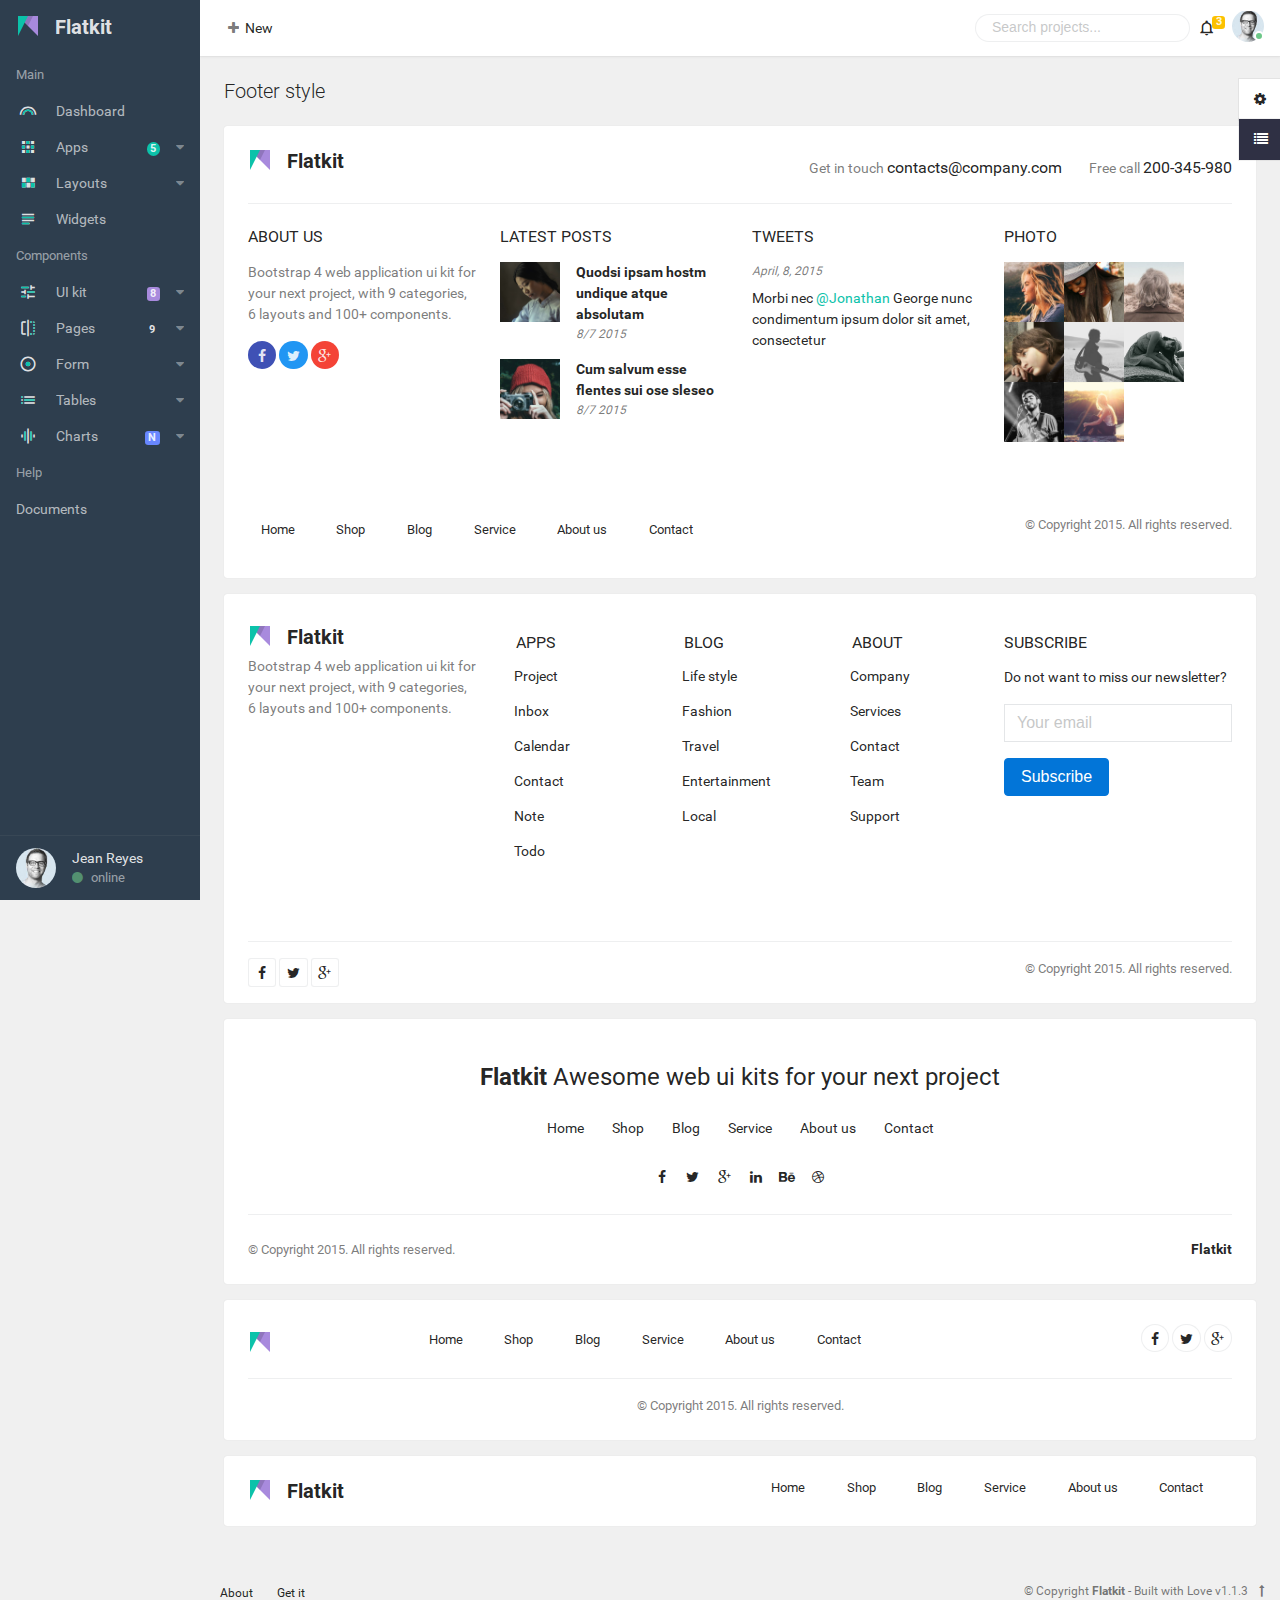
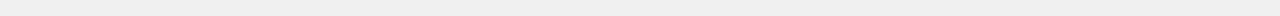
<file: html/footers.html>
<!DOCTYPE html>
<html lang="en">
<head>
  <meta charset="utf-8" />
  <title>Flatkit - HTML Version | Bootstrap 4 Web App Kit with AngularJS</title>
  <meta name="description" content="Admin, Dashboard, Bootstrap, Bootstrap 4, Angular, AngularJS" />
  <meta name="viewport" content="width=device-width, initial-scale=1, maximum-scale=1, minimal-ui" />
  <meta http-equiv="X-UA-Compatible" content="IE=edge">

  <!-- for ios 7 style, multi-resolution icon of 152x152 -->
  <meta name="apple-mobile-web-app-capable" content="yes">
  <meta name="apple-mobile-web-app-status-barstyle" content="black-translucent">
  <link rel="apple-touch-icon" href="../assets/images/logo.png">
  <meta name="apple-mobile-web-app-title" content="Flatkit">
  <!-- for Chrome on Android, multi-resolution icon of 196x196 -->
  <meta name="mobile-web-app-capable" content="yes">
  <link rel="shortcut icon" sizes="196x196" href="../assets/images/logo.png">
  
  <!-- style -->
  <link rel="stylesheet" href="../assets/animate.css/animate.min.css" type="text/css" />
  <link rel="stylesheet" href="../assets/glyphicons/glyphicons.css" type="text/css" />
  <link rel="stylesheet" href="../assets/font-awesome/css/font-awesome.min.css" type="text/css" />
  <link rel="stylesheet" href="../assets/material-design-icons/material-design-icons.css" type="text/css" />

  <link rel="stylesheet" href="../assets/bootstrap/dist/css/bootstrap.min.css" type="text/css" />
  <!-- build:css ../assets/styles/app.min.css -->
  <link rel="stylesheet" href="../assets/styles/app.css" type="text/css" />
  <!-- endbuild -->
  <link rel="stylesheet" href="../assets/styles/font.css" type="text/css" />
</head>
<body>
  <div class="app" id="app">

<!-- ############ LAYOUT START-->

  <!-- aside -->
  <div id="aside" class="app-aside modal nav-dropdown">
  	<!-- fluid app aside -->
    <div class="left navside dark dk" data-layout="column">
  	  <div class="navbar no-radius">
        <!-- brand -->
        <a class="navbar-brand">
        	<div ui-include="'../assets/images/logo.svg'"></div>
        	<img src="../assets/images/logo.png" alt="." class="hide">
        	<span class="hidden-folded inline">Flatkit</span>
        </a>
        <!-- / brand -->
      </div>
      <div class="hide-scroll" data-flex>
          <nav class="scroll nav-light">
            
              <ul class="nav" ui-nav>
                <li class="nav-header hidden-folded">
                  <small class="text-muted">Main</small>
                </li>
                
                <li>
                  <a href="dashboard.html" >
                    <span class="nav-icon">
                      <i class="material-icons">&#xe3fc;
                        <span ui-include="'../assets/images/i_0.svg'"></span>
                      </i>
                    </span>
                    <span class="nav-text">Dashboard</span>
                  </a>
                </li>
            
                <li>
                  <a>
                    <span class="nav-caret">
                      <i class="fa fa-caret-down"></i>
                    </span>
                    <span class="nav-label">
                      <b class="label rounded label-sm primary">5</b>
                    </span>
                    <span class="nav-icon">
                      <i class="material-icons">&#xe5c3;
                        <span ui-include="'../assets/images/i_1.svg'"></span>
                      </i>
                    </span>
                    <span class="nav-text">Apps</span>
                  </a>
                  <ul class="nav-sub">
                    <li>
                      <a href="inbox.html" >
                        <span class="nav-text">Inbox</span>
                      </a>
                    </li>
                    <li>
                      <a href="contact.html" >
                        <span class="nav-text">Contacts</span>
                      </a>
                    </li>
                    <li>
                      <a href="calendar.html" >
                        <span class="nav-text">Calendar</span>
                      </a>
                    </li>
                  </ul>
                </li>
            
                <li>
                  <a>
                    <span class="nav-caret">
                      <i class="fa fa-caret-down"></i>
                    </span>
                    <span class="nav-icon">
                      <i class="material-icons">&#xe8f0;
                        <span ui-include="'../assets/images/i_2.svg'"></span>
                      </i>
                    </span>
                    <span class="nav-text">Layouts</span>
                  </a>
                  <ul class="nav-sub">
                    <li>
                      <a href="headers.html" >
                        <span class="nav-text">Header</span>
                      </a>
                    </li>
                    <li>
                      <a href="asides.html" >
                        <span class="nav-text">Aside</span>
                      </a>
                    </li>
                    <li>
                      <a href="footers.html" >
                        <span class="nav-text">Footer</span>
                      </a>
                    </li>
                  </ul>
                </li>
            
                <li>
                  <a href="widget.html" >
                    <span class="nav-icon">
                      <i class="material-icons">&#xe8d2;
                        <span ui-include="'../assets/images/i_3.svg'"></span>
                      </i>
                    </span>
                    <span class="nav-text">Widgets</span>
                  </a>
                </li>
            
                <li class="nav-header hidden-folded">
                  <small class="text-muted">Components</small>
                </li>
            
                <li>
                  <a>
                    <span class="nav-caret">
                      <i class="fa fa-caret-down"></i>
                    </span>
                    <span class="nav-label">
                      <b class="label label-sm accent">8</b>
                    </span>
                    <span class="nav-icon">
                      <i class="material-icons">&#xe429;
                        <span ui-include="'../assets/images/i_4.svg'"></span>
                      </i>
                    </span>
                    <span class="nav-text">UI kit</span>
                  </a>
                  <ul class="nav-sub nav-mega nav-mega-3">
                    <li>
                      <a href="arrow.html" >
                        <span class="nav-text">Arrow</span>
                      </a>
                    </li>
                    <li>
                      <a href="box.html" >
                        <span class="nav-text">Box</span>
                      </a>
                    </li>
                    <li>
                      <a href="button.html" >
                        <span class="nav-text">Button</span>
                      </a>
                    </li>
                    <li>
                      <a href="color.html" >
                        <span class="nav-text">Color</span>
                      </a>
                    </li>
                    <li>
                      <a href="dropdown.html" >
                        <span class="nav-text">Dropdown</span>
                      </a>
                    </li>
                    <li>
                      <a href="grid.html" >
                        <span class="nav-text">Grid</span>
                      </a>
                    </li>
                    <li>
                      <a href="icon.html" >
                        <span class="nav-text">Icon</span>
                      </a>
                    </li>
                    <li>
                      <a href="label.html" >
                        <span class="nav-text">Label</span>
                      </a>
                    </li>
                    <li>
                      <a href="list.html" >
                        <span class="nav-text">List Group</span>
                      </a>
                    </li>
                    <li>
                      <a href="modal.html" >
                        <span class="nav-text">Modal</span>
                      </a>
                    </li>
                    <li>
                      <a href="nav.html" >
                        <span class="nav-text">Nav</span>
                      </a>
                    </li>
                    <li>
                      <a href="progress.html" >
                        <span class="nav-text">Progress</span>
                      </a>
                    </li>
                    <li>
                      <a href="social.html" >
                        <span class="nav-text">Social</span>
                      </a>
                    </li>
                    <li>
                      <a href="sortable.html" >
                        <span class="nav-text">Sortable</span>
                      </a>
                    </li>
                    <li>
                      <a href="streamline.html" >
                        <span class="nav-text">Streamline</span>
                      </a>
                    </li>
                    <li>
                      <a href="timeline.html" >
                        <span class="nav-text">Timeline</span>
                      </a>
                    </li>
                    <li>
                      <a href="map.vector.html" >
                        <span class="nav-text">Vector Map</span>
                      </a>
                    </li>
                  </ul>
                </li>
            
                <li>
                  <a>
                    <span class="nav-caret">
                      <i class="fa fa-caret-down"></i>
                    </span>
                    <span class="nav-label"><b class="label no-bg">9</b></span>
                    <span class="nav-icon">
                      <i class="material-icons">&#xe3e8;
                        <span ui-include="'../assets/images/i_5.svg'"></span>
                      </i>
                    </span>
                    <span class="nav-text">Pages</span>
                  </a>
                  <ul class="nav-sub nav-mega">
                    <li>
                      <a href="profile.html" >
                        <span class="nav-text">Profile</span>
                      </a>
                    </li>
                    <li>
                      <a href="setting.html" >
                        <span class="nav-text">Setting</span>
                      </a>
                    </li>
                    <li>
                      <a href="search.html" >
                        <span class="nav-text">Search</span>
                      </a>
                    </li>
                    <li>
                      <a href="faq.html" >
                        <span class="nav-text">FAQ</span>
                      </a>
                    </li>
                    <li>
                      <a href="gallery.html" >
                        <span class="nav-text">Gallery</span>
                      </a>
                    </li>
                    <li>
                      <a href="invoice.html" >
                        <span class="nav-text">Invoice</span>
                      </a>
                    </li>
                    <li>
                      <a href="price.html" >
                        <span class="nav-text">Price</span>
                      </a>
                    </li>
                    <li>
                      <a href="blank.html" >
                        <span class="nav-text">Blank</span>
                      </a>
                    </li>
                    <li>
                      <a href="signin.html" >
                        <span class="nav-text">Sign In</span>
                      </a>
                    </li>
                    <li>
                      <a href="signup.html" >
                        <span class="nav-text">Sign Up</span>
                      </a>
                    </li>
                    <li>
                      <a href="forgot-password.html" >
                        <span class="nav-text">Forgot Password</span>
                      </a>
                    </li>
                    <li>
                      <a href="lockme.html" >
                        <span class="nav-text">Lockme Screen</span>
                      </a>
                    </li>
                    <li>
                      <a href="404.html" >
                        <span class="nav-text">Error 404</span>
                      </a>
                    </li>
                    <li>
                      <a href="505.html" >
                        <span class="nav-text">Error 505</span>
                      </a>
                    </li>
                  </ul>
                </li>
            
                <li>
                  <a>
                    <span class="nav-caret">
                      <i class="fa fa-caret-down"></i>
                    </span>
                    <span class="nav-icon">
                      <i class="material-icons">&#xe39e;
                        <span ui-include="'../assets/images/i_6.svg'"></span>
                      </i>
                    </span>
                    <span class="nav-text">Form</span>
                  </a>
                  <ul class="nav-sub">
                    <li>
                      <a href="form.layout.html" >
                        <span class="nav-text">Form Layout</span>
                      </a>
                    </li>
                    <li>
                      <a href="form.element.html" >
                        <span class="nav-text">Form Element</span>
                      </a>
                    </li>
                    <li>
                      <a href="form.validation.html" >
                        <span class="nav-text">Form Validation</span>
                      </a>
                    </li>
                    <li>
                      <a href="form.select.html" >
                        <span class="nav-text">Select</span>
                      </a>
                    </li>
                    <li>
                      <a href="form.editor.html" >
                        <span class="nav-text">Editor</span>
                      </a>
                    </li>
                    <li>
                      <a href="form.picker.html">
                        <span class="nav-text">Picker</span>
                      </a>
                    </li>
                    <li>
                      <a href="form.wizard.html">
                        <span class="nav-text">Wizard</span>
                      </a>
                    </li>
                    <li>
                      <a href="form.dropzone.html" class="no-ajax" >
                        <span class="nav-text">File Upload</span>
                      </a>
                    </li>
                  </ul>
                </li>
            
                <li>
                  <a>
                    <span class="nav-caret">
                      <i class="fa fa-caret-down"></i>
                    </span>
                    <span class="nav-icon">
                      <i class="material-icons">&#xe896;
                        <span ui-include="'../assets/images/i_7.svg'"></span>
                      </i>
                    </span>
                    <span class="nav-text">Tables</span>
                  </a>
                  <ul class="nav-sub">
                    <li>
                      <a href="static.html" >
                        <span class="nav-text">Static table</span>
                      </a>
                    </li>
                    <li>
                      <a href="datatable.html" >
                        <span class="nav-text">Datatable</span>
                      </a>
                    </li>
                    <li>
                      <a href="footable.html" >
                        <span class="nav-text">Footable</span>
                      </a>
                    </li>
                  </ul>
                </li>
                <li>
                  <a>
                    <span class="nav-caret">
                      <i class="fa fa-caret-down"></i>
                    </span>
                    <span class="nav-label hidden-folded">
                      <b class="label label-sm info">N</b>
                    </span>
                    <span class="nav-icon">
                      <i class="material-icons">&#xe1b8;
                        <span ui-include="'../assets/images/i_8.svg'"></span>
                      </i>
                    </span>
                    <span class="nav-text">Charts</span>
                  </a>
                  <ul class="nav-sub">
                    <li>
                      <a href="chart.html" >
                        <span class="nav-text">Chart</span>
                      </a>
                    </li>
                    <li>
                      <a>
                        <span class="nav-caret">
                          <i class="fa fa-caret-down"></i>
                        </span>
                        <span class="nav-text">Echarts</span>
                      </a>
                      <ul class="nav-sub">
                        <li>
                          <a href="echarts-line.html" >
                            <span class="nav-text">line</span>
                          </a>
                        </li>
                        <li>
                          <a href="echarts-bar.html" >
                            <span class="nav-text">Bar</span>
                          </a>
                        </li>
                        <li>
                          <a href="echarts-pie.html" >
                            <span class="nav-text">Pie</span>
                          </a>
                        </li>
                        <li>
                          <a href="echarts-scatter.html" >
                            <span class="nav-text">Scatter</span>
                          </a>
                        </li>
                        <li>
                          <a href="echarts-radar-chord.html" >
                            <span class="nav-text">Radar &amp; Chord</span>
                          </a>
                        </li>
                        <li>
                          <a href="echarts-gauge-funnel.html" >
                            <span class="nav-text">Gauges &amp; Funnel</span>
                          </a>
                        </li>
                        <li>
                          <a href="echarts-map.html" >
                            <span class="nav-text">Map</span>
                          </a>
                        </li>
                      </ul>
                    </li>
                  </ul>
                </li>
            
                <li class="nav-header hidden-folded">
                  <small class="text-muted">Help</small>
                </li>
                
                <li class="hidden-folded" >
                  <a href="docs.html" >
                    <span class="nav-text">Documents</span>
                  </a>
                </li>
            
              </ul>
          </nav>
      </div>
      <div class="b-t">
        <div class="nav-fold">
        	<a href="profile.html">
        	    <span class="pull-left">
        	      <img src="../assets/images/a0.jpg" alt="..." class="w-40 img-circle">
        	    </span>
        	    <span class="clear hidden-folded p-x">
        	      <span class="block _500">Jean Reyes</span>
        	      <small class="block text-muted"><i class="fa fa-circle text-success m-r-sm"></i>online</small>
        	    </span>
        	</a>
        </div>
      </div>
    </div>
  </div>
  <!-- / -->
  
  <!-- content -->
  <div id="content" class="app-content box-shadow-z0" role="main">
    <div class="app-header white box-shadow">
        <div class="navbar navbar-toggleable-sm flex-row align-items-center">
            <!-- Open side - Naviation on mobile -->
            <a data-toggle="modal" data-target="#aside" class="hidden-lg-up mr-3">
              <i class="material-icons">&#xe5d2;</i>
            </a>
            <!-- / -->
        
            <!-- Page title - Bind to $state's title -->
            <div class="mb-0 h5 no-wrap" ng-bind="$state.current.data.title" id="pageTitle"></div>
        
            <!-- navbar collapse -->
            <div class="collapse navbar-collapse" id="collapse">
              <!-- link and dropdown -->
              <ul class="nav navbar-nav mr-auto">
                <li class="nav-item dropdown">
                  <a class="nav-link" href data-toggle="dropdown">
                    <i class="fa fa-fw fa-plus text-muted"></i>
                    <span>New</span>
                  </a>
                  <div ui-include="'../views/blocks/dropdown.new.html'"></div>
                </li>
              </ul>
        
              <div ui-include="'../views/blocks/navbar.form.html'"></div>
              <!-- / -->
            </div>
            <!-- / navbar collapse -->
        
            <!-- navbar right -->
            <ul class="nav navbar-nav ml-auto flex-row">
              <li class="nav-item dropdown pos-stc-xs">
                <a class="nav-link mr-2" href data-toggle="dropdown">
                  <i class="material-icons">&#xe7f5;</i>
                  <span class="label label-sm up warn">3</span>
                </a>
                <div ui-include="'../views/blocks/dropdown.notification.html'"></div>
              </li>
              <li class="nav-item dropdown">
                <a class="nav-link p-0 clear" href="#" data-toggle="dropdown">
                  <span class="avatar w-32">
                    <img src="../assets/images/a0.jpg" alt="...">
                    <i class="on b-white bottom"></i>
                  </span>
                </a>
                <div ui-include="'../views/blocks/dropdown.user.html'"></div>
              </li>
              <li class="nav-item hidden-md-up">
                <a class="nav-link pl-2" data-toggle="collapse" data-target="#collapse">
                  <i class="material-icons">&#xe5d4;</i>
                </a>
              </li>
            </ul>
            <!-- / navbar right -->
        </div>
    </div>
    <div class="app-footer">
      <div class="p-2 text-xs">
        <div class="pull-right text-muted py-1">
          &copy; Copyright <strong>Flatkit</strong> <span class="hidden-xs-down">- Built with Love v1.1.3</span>
          <a ui-scroll-to="content"><i class="fa fa-long-arrow-up p-x-sm"></i></a>
        </div>
        <div class="nav">
          <a class="nav-link" href="../">About</a>
          <a class="nav-link" href="http://themeforest.net/user/flatfull/portfolio?ref=flatfull">Get it</a>
        </div>
      </div>
    </div>
    <div ui-view class="app-body" id="view">

<!-- ############ PAGE START-->

<div class="padding">
	<h5 class="_300 margin">Footer style</h5>
	<div class="white r box-shadow-z0 m-b p-md">
		<div ui-include="'../views/blocks/footer.0.html'"></div>
	</div>
	<div class="white r box-shadow-z0 m-b p-md">
		<div ui-include="'../views/blocks/footer.1.html'"></div>
	</div>
	<div class="white r box-shadow-z0 m-b p-md">
		<div ui-include="'../views/blocks/footer.2.html'"></div>
	</div>
	<div class="white r box-shadow-z0 m-b p-md">
		<div ui-include="'../views/blocks/footer.3.html'"></div>
	</div>
	<div class="white r box-shadow-z0 m-b p-md">
		<div ui-include="'../views/blocks/footer.4.html'"></div>
	</div>
</div>

<!-- ############ PAGE END-->

    </div>
  </div>
  <!-- / -->

  <!-- theme switcher -->
  <div id="switcher">
    <div class="switcher box-color dark-white text-color" id="sw-theme">
      <a href ui-toggle-class="active" target="#sw-theme" class="box-color dark-white text-color sw-btn">
        <i class="fa fa-gear"></i>
      </a>
      <div class="box-header">
        <a href="https://themeforest.net/item/flatkit-app-ui-kit/13231484?ref=flatfull" class="btn btn-xs rounded danger pull-right">BUY</a>
        <h2>Theme Switcher</h2>
      </div>
      <div class="box-divider"></div>
      <div class="box-body">
        <p class="hidden-md-down">
          <label class="md-check m-y-xs"  data-target="folded">
            <input type="checkbox">
            <i class="green"></i>
            <span class="hidden-folded">Folded Aside</span>
          </label>
          <label class="md-check m-y-xs" data-target="boxed">
            <input type="checkbox">
            <i class="green"></i>
            <span class="hidden-folded">Boxed Layout</span>
          </label>
          <label class="m-y-xs pointer" ui-fullscreen>
            <span class="fa fa-expand fa-fw m-r-xs"></span>
            <span>Fullscreen Mode</span>
          </label>
        </p>
        <p>Colors:</p>
        <p data-target="themeID">
          <label class="radio radio-inline m-0 ui-check ui-check-color ui-check-md" data-value="{primary:'primary', accent:'accent', warn:'warn'}">
            <input type="radio" name="color" value="1">
            <i class="primary"></i>
          </label>
          <label class="radio radio-inline m-0 ui-check ui-check-color ui-check-md" data-value="{primary:'accent', accent:'cyan', warn:'warn'}">
            <input type="radio" name="color" value="2">
            <i class="accent"></i>
          </label>
          <label class="radio radio-inline m-0 ui-check ui-check-color ui-check-md" data-value="{primary:'warn', accent:'light-blue', warn:'warning'}">
            <input type="radio" name="color" value="3">
            <i class="warn"></i>
          </label>
          <label class="radio radio-inline m-0 ui-check ui-check-color ui-check-md" data-value="{primary:'success', accent:'teal', warn:'lime'}">
            <input type="radio" name="color" value="4">
            <i class="success"></i>
          </label>
          <label class="radio radio-inline m-0 ui-check ui-check-color ui-check-md" data-value="{primary:'info', accent:'light-blue', warn:'success'}">
            <input type="radio" name="color" value="5">
            <i class="info"></i>
          </label>
          <label class="radio radio-inline m-0 ui-check ui-check-color ui-check-md" data-value="{primary:'blue', accent:'indigo', warn:'primary'}">
            <input type="radio" name="color" value="6">
            <i class="blue"></i>
          </label>
          <label class="radio radio-inline m-0 ui-check ui-check-color ui-check-md" data-value="{primary:'warning', accent:'grey-100', warn:'success'}">
            <input type="radio" name="color" value="7">
            <i class="warning"></i>
          </label>
          <label class="radio radio-inline m-0 ui-check ui-check-color ui-check-md" data-value="{primary:'danger', accent:'grey-100', warn:'grey-300'}">
            <input type="radio" name="color" value="8">
            <i class="danger"></i>
          </label>
        </p>
        <p>Themes:</p>
        <div data-target="bg" class="row no-gutter text-u-c text-center _600 clearfix">
          <label class="p-a col-sm-6 light pointer m-0">
            <input type="radio" name="theme" value="" hidden>
            Light
          </label>
          <label class="p-a col-sm-6 grey pointer m-0">
            <input type="radio" name="theme" value="grey" hidden>
            Grey
          </label>
          <label class="p-a col-sm-6 dark pointer m-0">
            <input type="radio" name="theme" value="dark" hidden>
            Dark
          </label>
          <label class="p-a col-sm-6 black pointer m-0">
            <input type="radio" name="theme" value="black" hidden>
            Black
          </label>
        </div>
      </div>
    </div>
    
    <div class="switcher box-color black lt" id="sw-demo">
      <a href ui-toggle-class="active" target="#sw-demo" class="box-color black lt text-color sw-btn">
        <i class="fa fa-list text-white"></i>
      </a>
      <div class="box-header">
        <h2>Demos</h2>
      </div>
      <div class="box-divider"></div>
      <div class="box-body">
        <div class="row no-gutter text-u-c text-center _600 clearfix">
          <a href="dashboard.html"
            class="p-a col-sm-6 primary">
            <span class="text-white">Default</span>
          </a>
          <a href="dashboard.0.html"
            class="p-a col-sm-6 success">
            <span class="text-white">Zero</span>
          </a>
          <a href="dashboard.1.html"
            class="p-a col-sm-6 blue">
            <span class="text-white">One</span>
          </a>
          <a href="dashboard.2.html"
            class="p-a col-sm-6 warn">
            <span class="text-white">Two</span>
          </a>
          <a href="dashboard.3.html"
            class="p-a col-sm-6 danger">
            <span class="text-white">Three</span>
          </a>
          <a href="dashboard.4.html"
            class="p-a col-sm-6 green">
            <span class="text-white">Four</span>
          </a>
          <a href="dashboard.5.html"
            class="p-a col-sm-6 info">
            <span class="text-white">Five</span>
          </a>
          <div 
            class="p-a col-sm-6 lter">
            <span class="text">...</span>
          </div>
        </div>
      </div>
    </div>
  </div>
  <!-- / -->

<!-- ############ LAYOUT END-->

  </div>
<!-- build:js scripts/app.html.js -->
<!-- jQuery -->
  <script src="../libs/jquery/jquery/dist/jquery.js"></script>
<!-- Bootstrap -->
  <script src="../libs/jquery/tether/dist/js/tether.min.js"></script>
  <script src="../libs/jquery/bootstrap/dist/js/bootstrap.js"></script>
<!-- core -->
  <script src="../libs/jquery/underscore/underscore-min.js"></script>
  <script src="../libs/jquery/jQuery-Storage-API/jquery.storageapi.min.js"></script>
  <script src="../libs/jquery/PACE/pace.min.js"></script>

  <script src="scripts/config.lazyload.js"></script>

  <script src="scripts/palette.js"></script>
  <script src="scripts/ui-load.js"></script>
  <script src="scripts/ui-jp.js"></script>
  <script src="scripts/ui-include.js"></script>
  <script src="scripts/ui-device.js"></script>
  <script src="scripts/ui-form.js"></script>
  <script src="scripts/ui-nav.js"></script>
  <script src="scripts/ui-screenfull.js"></script>
  <script src="scripts/ui-scroll-to.js"></script>
  <script src="scripts/ui-toggle-class.js"></script>

  <script src="scripts/app.js"></script>

  <!-- ajax -->
  <script src="../libs/jquery/jquery-pjax/jquery.pjax.js"></script>
  <script src="scripts/ajax.js"></script>
<!-- endbuild -->
</body>
</html>
</file>
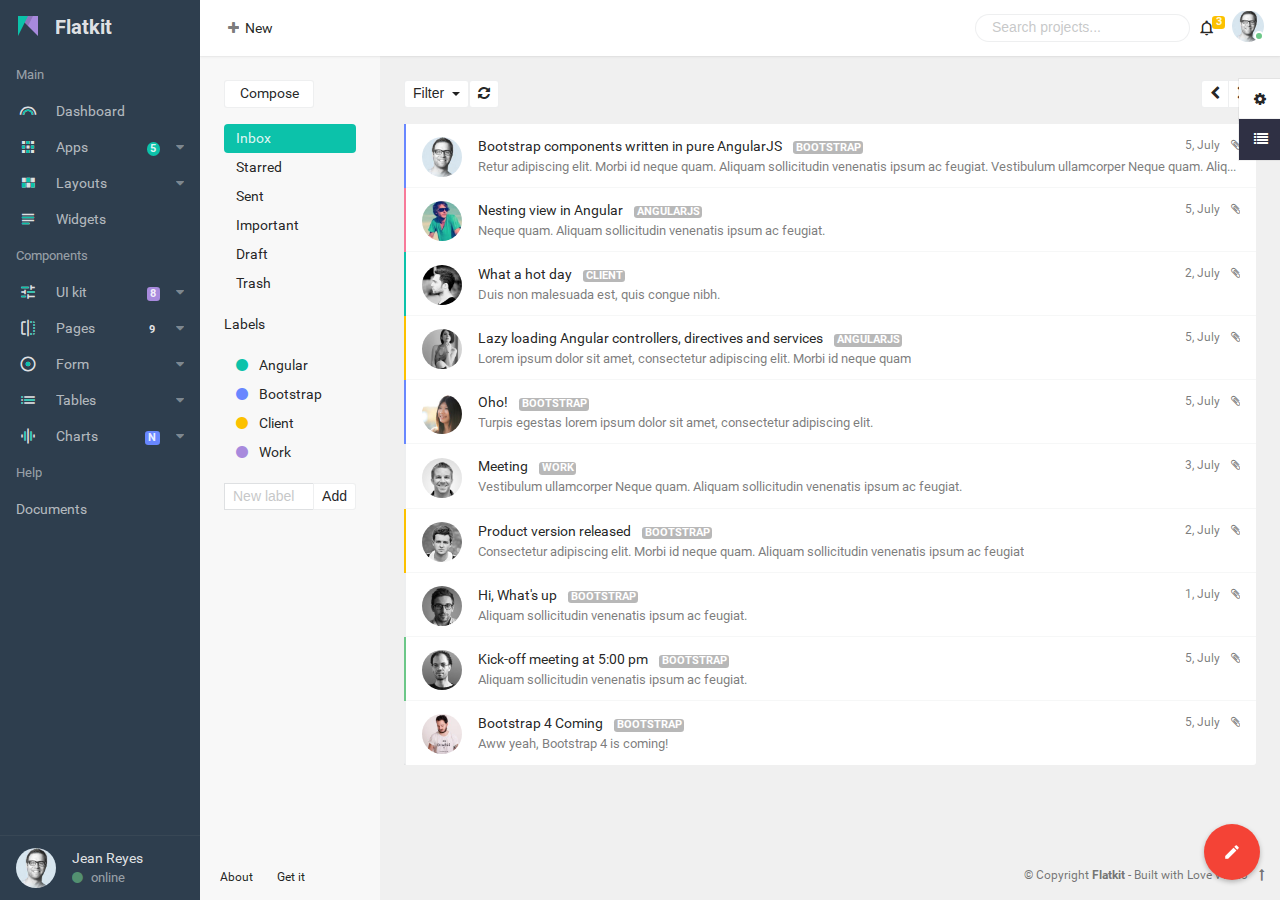
<file: html/inbox.html>
<!DOCTYPE html>
<html lang="en">
<head>
  <meta charset="utf-8" />
  <title>Flatkit - HTML Version | Bootstrap 4 Web App Kit with AngularJS</title>
  <meta name="description" content="Admin, Dashboard, Bootstrap, Bootstrap 4, Angular, AngularJS" />
  <meta name="viewport" content="width=device-width, initial-scale=1, maximum-scale=1, minimal-ui" />
  <meta http-equiv="X-UA-Compatible" content="IE=edge">

  <!-- for ios 7 style, multi-resolution icon of 152x152 -->
  <meta name="apple-mobile-web-app-capable" content="yes">
  <meta name="apple-mobile-web-app-status-barstyle" content="black-translucent">
  <link rel="apple-touch-icon" href="../assets/images/logo.png">
  <meta name="apple-mobile-web-app-title" content="Flatkit">
  <!-- for Chrome on Android, multi-resolution icon of 196x196 -->
  <meta name="mobile-web-app-capable" content="yes">
  <link rel="shortcut icon" sizes="196x196" href="../assets/images/logo.png">
  
  <!-- style -->
  <link rel="stylesheet" href="../assets/animate.css/animate.min.css" type="text/css" />
  <link rel="stylesheet" href="../assets/glyphicons/glyphicons.css" type="text/css" />
  <link rel="stylesheet" href="../assets/font-awesome/css/font-awesome.min.css" type="text/css" />
  <link rel="stylesheet" href="../assets/material-design-icons/material-design-icons.css" type="text/css" />

  <link rel="stylesheet" href="../assets/bootstrap/dist/css/bootstrap.min.css" type="text/css" />
  <!-- build:css ../assets/styles/app.min.css -->
  <link rel="stylesheet" href="../assets/styles/app.css" type="text/css" />
  <!-- endbuild -->
  <link rel="stylesheet" href="../assets/styles/font.css" type="text/css" />
</head>
<body>
  <div class="app" id="app">

<!-- ############ LAYOUT START-->

  <!-- aside -->
  <div id="aside" class="app-aside modal nav-dropdown">
  	<!-- fluid app aside -->
    <div class="left navside dark dk" data-layout="column">
  	  <div class="navbar no-radius">
        <!-- brand -->
        <a class="navbar-brand">
        	<div ui-include="'../assets/images/logo.svg'"></div>
        	<img src="../assets/images/logo.png" alt="." class="hide">
        	<span class="hidden-folded inline">Flatkit</span>
        </a>
        <!-- / brand -->
      </div>
      <div class="hide-scroll" data-flex>
          <nav class="scroll nav-light">
            
              <ul class="nav" ui-nav>
                <li class="nav-header hidden-folded">
                  <small class="text-muted">Main</small>
                </li>
                
                <li>
                  <a href="dashboard.html" >
                    <span class="nav-icon">
                      <i class="material-icons">&#xe3fc;
                        <span ui-include="'../assets/images/i_0.svg'"></span>
                      </i>
                    </span>
                    <span class="nav-text">Dashboard</span>
                  </a>
                </li>
            
                <li>
                  <a>
                    <span class="nav-caret">
                      <i class="fa fa-caret-down"></i>
                    </span>
                    <span class="nav-label">
                      <b class="label rounded label-sm primary">5</b>
                    </span>
                    <span class="nav-icon">
                      <i class="material-icons">&#xe5c3;
                        <span ui-include="'../assets/images/i_1.svg'"></span>
                      </i>
                    </span>
                    <span class="nav-text">Apps</span>
                  </a>
                  <ul class="nav-sub">
                    <li>
                      <a href="inbox.html" >
                        <span class="nav-text">Inbox</span>
                      </a>
                    </li>
                    <li>
                      <a href="contact.html" >
                        <span class="nav-text">Contacts</span>
                      </a>
                    </li>
                    <li>
                      <a href="calendar.html" >
                        <span class="nav-text">Calendar</span>
                      </a>
                    </li>
                  </ul>
                </li>
            
                <li>
                  <a>
                    <span class="nav-caret">
                      <i class="fa fa-caret-down"></i>
                    </span>
                    <span class="nav-icon">
                      <i class="material-icons">&#xe8f0;
                        <span ui-include="'../assets/images/i_2.svg'"></span>
                      </i>
                    </span>
                    <span class="nav-text">Layouts</span>
                  </a>
                  <ul class="nav-sub">
                    <li>
                      <a href="headers.html" >
                        <span class="nav-text">Header</span>
                      </a>
                    </li>
                    <li>
                      <a href="asides.html" >
                        <span class="nav-text">Aside</span>
                      </a>
                    </li>
                    <li>
                      <a href="footers.html" >
                        <span class="nav-text">Footer</span>
                      </a>
                    </li>
                  </ul>
                </li>
            
                <li>
                  <a href="widget.html" >
                    <span class="nav-icon">
                      <i class="material-icons">&#xe8d2;
                        <span ui-include="'../assets/images/i_3.svg'"></span>
                      </i>
                    </span>
                    <span class="nav-text">Widgets</span>
                  </a>
                </li>
            
                <li class="nav-header hidden-folded">
                  <small class="text-muted">Components</small>
                </li>
            
                <li>
                  <a>
                    <span class="nav-caret">
                      <i class="fa fa-caret-down"></i>
                    </span>
                    <span class="nav-label">
                      <b class="label label-sm accent">8</b>
                    </span>
                    <span class="nav-icon">
                      <i class="material-icons">&#xe429;
                        <span ui-include="'../assets/images/i_4.svg'"></span>
                      </i>
                    </span>
                    <span class="nav-text">UI kit</span>
                  </a>
                  <ul class="nav-sub nav-mega nav-mega-3">
                    <li>
                      <a href="arrow.html" >
                        <span class="nav-text">Arrow</span>
                      </a>
                    </li>
                    <li>
                      <a href="box.html" >
                        <span class="nav-text">Box</span>
                      </a>
                    </li>
                    <li>
                      <a href="button.html" >
                        <span class="nav-text">Button</span>
                      </a>
                    </li>
                    <li>
                      <a href="color.html" >
                        <span class="nav-text">Color</span>
                      </a>
                    </li>
                    <li>
                      <a href="dropdown.html" >
                        <span class="nav-text">Dropdown</span>
                      </a>
                    </li>
                    <li>
                      <a href="grid.html" >
                        <span class="nav-text">Grid</span>
                      </a>
                    </li>
                    <li>
                      <a href="icon.html" >
                        <span class="nav-text">Icon</span>
                      </a>
                    </li>
                    <li>
                      <a href="label.html" >
                        <span class="nav-text">Label</span>
                      </a>
                    </li>
                    <li>
                      <a href="list.html" >
                        <span class="nav-text">List Group</span>
                      </a>
                    </li>
                    <li>
                      <a href="modal.html" >
                        <span class="nav-text">Modal</span>
                      </a>
                    </li>
                    <li>
                      <a href="nav.html" >
                        <span class="nav-text">Nav</span>
                      </a>
                    </li>
                    <li>
                      <a href="progress.html" >
                        <span class="nav-text">Progress</span>
                      </a>
                    </li>
                    <li>
                      <a href="social.html" >
                        <span class="nav-text">Social</span>
                      </a>
                    </li>
                    <li>
                      <a href="sortable.html" >
                        <span class="nav-text">Sortable</span>
                      </a>
                    </li>
                    <li>
                      <a href="streamline.html" >
                        <span class="nav-text">Streamline</span>
                      </a>
                    </li>
                    <li>
                      <a href="timeline.html" >
                        <span class="nav-text">Timeline</span>
                      </a>
                    </li>
                    <li>
                      <a href="map.vector.html" >
                        <span class="nav-text">Vector Map</span>
                      </a>
                    </li>
                  </ul>
                </li>
            
                <li>
                  <a>
                    <span class="nav-caret">
                      <i class="fa fa-caret-down"></i>
                    </span>
                    <span class="nav-label"><b class="label no-bg">9</b></span>
                    <span class="nav-icon">
                      <i class="material-icons">&#xe3e8;
                        <span ui-include="'../assets/images/i_5.svg'"></span>
                      </i>
                    </span>
                    <span class="nav-text">Pages</span>
                  </a>
                  <ul class="nav-sub nav-mega">
                    <li>
                      <a href="profile.html" >
                        <span class="nav-text">Profile</span>
                      </a>
                    </li>
                    <li>
                      <a href="setting.html" >
                        <span class="nav-text">Setting</span>
                      </a>
                    </li>
                    <li>
                      <a href="search.html" >
                        <span class="nav-text">Search</span>
                      </a>
                    </li>
                    <li>
                      <a href="faq.html" >
                        <span class="nav-text">FAQ</span>
                      </a>
                    </li>
                    <li>
                      <a href="gallery.html" >
                        <span class="nav-text">Gallery</span>
                      </a>
                    </li>
                    <li>
                      <a href="invoice.html" >
                        <span class="nav-text">Invoice</span>
                      </a>
                    </li>
                    <li>
                      <a href="price.html" >
                        <span class="nav-text">Price</span>
                      </a>
                    </li>
                    <li>
                      <a href="blank.html" >
                        <span class="nav-text">Blank</span>
                      </a>
                    </li>
                    <li>
                      <a href="signin.html" >
                        <span class="nav-text">Sign In</span>
                      </a>
                    </li>
                    <li>
                      <a href="signup.html" >
                        <span class="nav-text">Sign Up</span>
                      </a>
                    </li>
                    <li>
                      <a href="forgot-password.html" >
                        <span class="nav-text">Forgot Password</span>
                      </a>
                    </li>
                    <li>
                      <a href="lockme.html" >
                        <span class="nav-text">Lockme Screen</span>
                      </a>
                    </li>
                    <li>
                      <a href="404.html" >
                        <span class="nav-text">Error 404</span>
                      </a>
                    </li>
                    <li>
                      <a href="505.html" >
                        <span class="nav-text">Error 505</span>
                      </a>
                    </li>
                  </ul>
                </li>
            
                <li>
                  <a>
                    <span class="nav-caret">
                      <i class="fa fa-caret-down"></i>
                    </span>
                    <span class="nav-icon">
                      <i class="material-icons">&#xe39e;
                        <span ui-include="'../assets/images/i_6.svg'"></span>
                      </i>
                    </span>
                    <span class="nav-text">Form</span>
                  </a>
                  <ul class="nav-sub">
                    <li>
                      <a href="form.layout.html" >
                        <span class="nav-text">Form Layout</span>
                      </a>
                    </li>
                    <li>
                      <a href="form.element.html" >
                        <span class="nav-text">Form Element</span>
                      </a>
                    </li>
                    <li>
                      <a href="form.validation.html" >
                        <span class="nav-text">Form Validation</span>
                      </a>
                    </li>
                    <li>
                      <a href="form.select.html" >
                        <span class="nav-text">Select</span>
                      </a>
                    </li>
                    <li>
                      <a href="form.editor.html" >
                        <span class="nav-text">Editor</span>
                      </a>
                    </li>
                    <li>
                      <a href="form.picker.html">
                        <span class="nav-text">Picker</span>
                      </a>
                    </li>
                    <li>
                      <a href="form.wizard.html">
                        <span class="nav-text">Wizard</span>
                      </a>
                    </li>
                    <li>
                      <a href="form.dropzone.html" class="no-ajax" >
                        <span class="nav-text">File Upload</span>
                      </a>
                    </li>
                  </ul>
                </li>
            
                <li>
                  <a>
                    <span class="nav-caret">
                      <i class="fa fa-caret-down"></i>
                    </span>
                    <span class="nav-icon">
                      <i class="material-icons">&#xe896;
                        <span ui-include="'../assets/images/i_7.svg'"></span>
                      </i>
                    </span>
                    <span class="nav-text">Tables</span>
                  </a>
                  <ul class="nav-sub">
                    <li>
                      <a href="static.html" >
                        <span class="nav-text">Static table</span>
                      </a>
                    </li>
                    <li>
                      <a href="datatable.html" >
                        <span class="nav-text">Datatable</span>
                      </a>
                    </li>
                    <li>
                      <a href="footable.html" >
                        <span class="nav-text">Footable</span>
                      </a>
                    </li>
                  </ul>
                </li>
                <li>
                  <a>
                    <span class="nav-caret">
                      <i class="fa fa-caret-down"></i>
                    </span>
                    <span class="nav-label hidden-folded">
                      <b class="label label-sm info">N</b>
                    </span>
                    <span class="nav-icon">
                      <i class="material-icons">&#xe1b8;
                        <span ui-include="'../assets/images/i_8.svg'"></span>
                      </i>
                    </span>
                    <span class="nav-text">Charts</span>
                  </a>
                  <ul class="nav-sub">
                    <li>
                      <a href="chart.html" >
                        <span class="nav-text">Chart</span>
                      </a>
                    </li>
                    <li>
                      <a>
                        <span class="nav-caret">
                          <i class="fa fa-caret-down"></i>
                        </span>
                        <span class="nav-text">Echarts</span>
                      </a>
                      <ul class="nav-sub">
                        <li>
                          <a href="echarts-line.html" >
                            <span class="nav-text">line</span>
                          </a>
                        </li>
                        <li>
                          <a href="echarts-bar.html" >
                            <span class="nav-text">Bar</span>
                          </a>
                        </li>
                        <li>
                          <a href="echarts-pie.html" >
                            <span class="nav-text">Pie</span>
                          </a>
                        </li>
                        <li>
                          <a href="echarts-scatter.html" >
                            <span class="nav-text">Scatter</span>
                          </a>
                        </li>
                        <li>
                          <a href="echarts-radar-chord.html" >
                            <span class="nav-text">Radar &amp; Chord</span>
                          </a>
                        </li>
                        <li>
                          <a href="echarts-gauge-funnel.html" >
                            <span class="nav-text">Gauges &amp; Funnel</span>
                          </a>
                        </li>
                        <li>
                          <a href="echarts-map.html" >
                            <span class="nav-text">Map</span>
                          </a>
                        </li>
                      </ul>
                    </li>
                  </ul>
                </li>
            
                <li class="nav-header hidden-folded">
                  <small class="text-muted">Help</small>
                </li>
                
                <li class="hidden-folded" >
                  <a href="docs.html" >
                    <span class="nav-text">Documents</span>
                  </a>
                </li>
            
              </ul>
          </nav>
      </div>
      <div class="b-t">
        <div class="nav-fold">
        	<a href="profile.html">
        	    <span class="pull-left">
        	      <img src="../assets/images/a0.jpg" alt="..." class="w-40 img-circle">
        	    </span>
        	    <span class="clear hidden-folded p-x">
        	      <span class="block _500">Jean Reyes</span>
        	      <small class="block text-muted"><i class="fa fa-circle text-success m-r-sm"></i>online</small>
        	    </span>
        	</a>
        </div>
      </div>
    </div>
  </div>
  <!-- / -->
  
  <!-- content -->
  <div id="content" class="app-content box-shadow-z0" role="main">
    <div class="app-header white box-shadow">
        <div class="navbar navbar-toggleable-sm flex-row align-items-center">
            <!-- Open side - Naviation on mobile -->
            <a data-toggle="modal" data-target="#aside" class="hidden-lg-up mr-3">
              <i class="material-icons">&#xe5d2;</i>
            </a>
            <!-- / -->
        
            <!-- Page title - Bind to $state's title -->
            <div class="mb-0 h5 no-wrap" ng-bind="$state.current.data.title" id="pageTitle"></div>
        
            <!-- navbar collapse -->
            <div class="collapse navbar-collapse" id="collapse">
              <!-- link and dropdown -->
              <ul class="nav navbar-nav mr-auto">
                <li class="nav-item dropdown">
                  <a class="nav-link" href data-toggle="dropdown">
                    <i class="fa fa-fw fa-plus text-muted"></i>
                    <span>New</span>
                  </a>
                  <div ui-include="'../views/blocks/dropdown.new.html'"></div>
                </li>
              </ul>
        
              <div ui-include="'../views/blocks/navbar.form.html'"></div>
              <!-- / -->
            </div>
            <!-- / navbar collapse -->
        
            <!-- navbar right -->
            <ul class="nav navbar-nav ml-auto flex-row">
              <li class="nav-item dropdown pos-stc-xs">
                <a class="nav-link mr-2" href data-toggle="dropdown">
                  <i class="material-icons">&#xe7f5;</i>
                  <span class="label label-sm up warn">3</span>
                </a>
                <div ui-include="'../views/blocks/dropdown.notification.html'"></div>
              </li>
              <li class="nav-item dropdown">
                <a class="nav-link p-0 clear" href="#" data-toggle="dropdown">
                  <span class="avatar w-32">
                    <img src="../assets/images/a0.jpg" alt="...">
                    <i class="on b-white bottom"></i>
                  </span>
                </a>
                <div ui-include="'../views/blocks/dropdown.user.html'"></div>
              </li>
              <li class="nav-item hidden-md-up">
                <a class="nav-link pl-2" data-toggle="collapse" data-target="#collapse">
                  <i class="material-icons">&#xe5d4;</i>
                </a>
              </li>
            </ul>
            <!-- / navbar right -->
        </div>
    </div>
    <div class="app-footer">
      <div class="p-2 text-xs">
        <div class="pull-right text-muted py-1">
          &copy; Copyright <strong>Flatkit</strong> <span class="hidden-xs-down">- Built with Love v1.1.3</span>
          <a ui-scroll-to="content"><i class="fa fa-long-arrow-up p-x-sm"></i></a>
        </div>
        <div class="nav">
          <a class="nav-link" href="../">About</a>
          <a class="nav-link" href="http://themeforest.net/user/flatfull/portfolio?ref=flatfull">Get it</a>
        </div>
      </div>
    </div>
    <div ui-view class="app-body" id="view">

<!-- ############ PAGE START-->
<div class="row-col">
  <div class="col-sm w w-auto-xs light lt bg-auto">
    <div class="padding pos-rlt">
      <div>
        <button class="btn btn-sm white pull-right hidden-sm-up" ui-toggle-class="show" target="#inbox-menu"><i class="fa fa-bars"></i></button>
        <a href class="btn btn-sm white w-xs">Compose</a>
      </div>
      <div class="hidden-xs-down m-t" id="inbox-menu">
        <div class="nav-active-primary">
          <div class="nav nav-pills nav-sm flex-column">
              <a class="nav-link active">
                Inbox
              </a>
              <a class="nav-link">
                Starred
              </a>
              <a class="nav-link">
                Sent
              </a>
              <a class="nav-link">
                Important
              </a>
              <a class="nav-link">
                Draft
              </a>
              <a class="nav-link">
                Trash
              </a>
          </div>
        </div>
        <div class="m-y">Labels</div>
        <div class="nav-active-white">
          <ul class="nav nav-pills nav-stacked nav-sm">
            <li class="nav-item">
              <a class="nav-link">
                <i class="fa m-r-sm fa-circle text-primary" ></i>
                Angular
              </a>
              <a class="nav-link">
                <i class="fa m-r-sm fa-circle text-info" ></i>
                Bootstrap
              </a>
              <a class="nav-link">
                <i class="fa m-r-sm fa-circle text-warn" ></i>
                Client
              </a>
              <a class="nav-link">
                <i class="fa m-r-sm fa-circle text-accent" ></i>
                Work
              </a>
            </li>
          </ul>
        </div>
        <div class="p-y">
          <form name="label">
            <div class="input-group">
              <input type="text" class="form-control form-control-sm" placeholder="New label" required>
              <span class="input-group-btn">
                <button class="btn btn-default btn-sm no-shadow" type="button">Add</button>
              </span>
            </div>
          </form>
        </div>
      </div>
    </div>
  </div>
  <div class="col-sm">
    <div ui-view class="padding pos-rlt">
      <a href class="md-btn md-fab md-fab-bottom-right pos-fix red">
        <i class="material-icons i-24 text-white">&#xe150;</i>
      </a>
      <div>
        <!-- header -->
        <div class="m-b">
          <div class="btn-group pull-right">
            <button type="button" class="btn btn-sm white"><i class="fa fa-chevron-left"></i></button>
            <button type="button" class="btn btn-sm white"><i class="fa fa-chevron-right"></i></button>
          </div>
          <div class="btn-toolbar">
            <div class="btn-group dropdown">
              <button class="btn white btn-sm dropdown-toggle" data-toggle="dropdown">
                <span class="dropdown-label">Filter</span>                    
                <span class="caret"></span>
              </button>
              <div class="dropdown-menu text-left text-sm">
                <a class="dropdown-item" href>Unread</a>
                <a class="dropdown-item" href>Starred</a>
              </div>
            </div>
            <div class="btn-group">
              <button class="btn btn-sm white" data-toggle="tooltip" data-placement="bottom" data-title="Refresh" data-original-title="" title=""><i class="fa fa-refresh"></i></button>
            </div>
          </div>
        </div>
        <!-- / header -->

        <!-- list -->
        <div class="list white">
          <div class="list-item b-l b-l-2x b-info">
            <div class="list-left">
              <span class="w-40 avatar">
                <img src="../assets/images/a0.jpg">
              </span>
            </div>
            <div class="list-body">
              <div class="pull-right text-muted text-xs">
                <span class="hidden-xs">5, July</span>
                <i class="fa fa-paperclip m-l-sm"></i>
              </div>
              <div>
                <a href class="_500">Bootstrap components written in pure AngularJS</a>
                <span class="label label-xs m-l-sm text-u-c">Bootstrap</span>
              </div>
              <div class="text-ellipsis text-muted text-sm">Retur adipiscing elit. Morbi id neque quam. Aliquam sollicitudin venenatis ipsum ac feugiat. Vestibulum ullamcorper Neque quam. Aliquam sollicitudin venenatis ipsum ac feugiat.</div>
            </div>
          </div>
          <div class="list-item b-l b-l-2x b-warning">
            <div class="list-left">
              <span class="w-40 avatar">
                <img src="../assets/images/a1.jpg">
              </span>
            </div>
            <div class="list-body">
              <div class="pull-right text-muted text-xs">
                <span class="hidden-xs">5, July</span>
                <i class="fa fa-paperclip m-l-sm"></i>
              </div>
              <div>
                <a href class="_500">Nesting view in Angular</a>
                <span class="label label-xs m-l-sm text-u-c">AngularJS</span>
              </div>
              <div class="text-ellipsis text-muted text-sm">Neque quam. Aliquam sollicitudin venenatis ipsum ac feugiat.</div>
            </div>
          </div>
          <div class="list-item b-l b-l-2x b-primary">
            <div class="list-left">
              <span class="w-40 avatar">
                <img src="../assets/images/a2.jpg">
              </span>
            </div>
            <div class="list-body">
              <div class="pull-right text-muted text-xs">
                <span class="hidden-xs">2, July</span>
                <i class="fa fa-paperclip m-l-sm"></i>
              </div>
              <div>
                <a href class="_500">What a hot day </a>
                <span class="label label-xs m-l-sm text-u-c">Client</span>
              </div>
              <div class="text-ellipsis text-muted text-sm">Duis non malesuada est, quis congue nibh.</div>
            </div>
          </div>
          <div class="list-item b-l b-l-2x b-warn">
            <div class="list-left">
              <span class="w-40 avatar">
                <img src="../assets/images/a3.jpg">
              </span>
            </div>
            <div class="list-body">
              <div class="pull-right text-muted text-xs">
                <span class="hidden-xs">5, July</span>
                <i class="fa fa-paperclip m-l-sm"></i>
              </div>
              <div>
                <a href class="_500">Lazy loading Angular controllers, directives and services</a>
                <span class="label label-xs m-l-sm text-u-c">AngularJS</span>
              </div>
              <div class="text-ellipsis text-muted text-sm">Lorem ipsum dolor sit amet, consectetur adipiscing elit. Morbi id neque quam</div>
            </div>
          </div>
          <div class="list-item b-l b-l-2x b-info">
            <div class="list-left">
              <span class="w-40 avatar">
                <img src="../assets/images/a4.jpg">
              </span>
            </div>
            <div class="list-body">
              <div class="pull-right text-muted text-xs">
                <span class="hidden-xs">5, July</span>
                <i class="fa fa-paperclip m-l-sm"></i>
              </div>
              <div>
                <a href class="_500">Oho!</a>
                <span class="label label-xs m-l-sm text-u-c">Bootstrap</span>
              </div>
              <div class="text-ellipsis text-muted text-sm">Turpis egestas lorem ipsum dolor sit amet, consectetur adipiscing elit.</div>
            </div>
          </div>
          <div class="list-item b-l b-l-2x">
            <div class="list-left">
              <span class="w-40 avatar">
                <img src="../assets/images/a5.jpg">
              </span>
            </div>
            <div class="list-body">
              <div class="pull-right text-muted text-xs">
                <span class="hidden-xs">3, July</span>
                <i class="fa fa-paperclip m-l-sm"></i>
              </div>
              <div>
                <a href class="_500">Meeting</a>
                <span class="label label-xs m-l-sm text-u-c">Work</span>
              </div>
              <div class="text-ellipsis text-muted text-sm">Vestibulum ullamcorper Neque quam. Aliquam sollicitudin venenatis ipsum ac feugiat.</div>
            </div>
          </div>
          <div class="list-item b-l b-l-2x b-warn">
            <div class="list-left">
              <span class="w-40 avatar">
                <img src="../assets/images/a6.jpg">
              </span>
            </div>
            <div class="list-body">
              <div class="pull-right text-muted text-xs">
                <span class="hidden-xs">2, July</span>
                <i class="fa fa-paperclip m-l-sm"></i>
              </div>
              <div>
                <a href class="_500">Product version released</a>
                <span class="label label-xs m-l-sm text-u-c">Bootstrap</span>
              </div>
              <div class="text-ellipsis text-muted text-sm">Consectetur adipiscing elit. Morbi id neque quam. Aliquam sollicitudin venenatis ipsum ac feugiat</div>
            </div>
          </div>
          <div class="list-item b-l b-l-2x">
            <div class="list-left">
              <span class="w-40 avatar">
                <img src="../assets/images/a7.jpg">
              </span>
            </div>
            <div class="list-body">
              <div class="pull-right text-muted text-xs">
                <span class="hidden-xs">1, July</span>
                <i class="fa fa-paperclip m-l-sm"></i>
              </div>
              <div>
                <a href class="_500">Hi, What's up</a>
                <span class="label label-xs m-l-sm text-u-c">Bootstrap</span>
              </div>
              <div class="text-ellipsis text-muted text-sm">Aliquam sollicitudin venenatis ipsum ac feugiat.</div>
            </div>
          </div>
          <div class="list-item b-l b-l-2x b-success">
            <div class="list-left">
              <span class="w-40 avatar">
                <img src="../assets/images/a8.jpg">
              </span>
            </div>
            <div class="list-body">
              <div class="pull-right text-muted text-xs">
                <span class="hidden-xs">5, July</span>
                <i class="fa fa-paperclip m-l-sm"></i>
              </div>
              <div>
                <a href class="_500">Kick-off meeting at 5:00 pm</a>
                <span class="label label-xs m-l-sm text-u-c">Bootstrap</span>
              </div>
              <div class="text-ellipsis text-muted text-sm">Aliquam sollicitudin venenatis ipsum ac feugiat.</div>
            </div>
          </div>
          <div class="list-item b-l b-l-2x">
            <div class="list-left">
              <span class="w-40 avatar">
                <img src="../assets/images/a9.jpg">
              </span>
            </div>
            <div class="list-body">
              <div class="pull-right text-muted text-xs">
                <span class="hidden-xs">5, July</span>
                <i class="fa fa-paperclip m-l-sm"></i>
              </div>
              <div>
                <a href class="_500">Bootstrap 4 Coming</a>
                <span class="label label-xs m-l-sm text-u-c">Bootstrap</span>
              </div>
              <div class="text-ellipsis text-muted text-sm">Aww yeah, Bootstrap 4 is coming! </div>
            </div>
          </div>
        </div>
        <!-- / list -->
      </div>

    </div>
  </div>
</div>

<!-- ############ PAGE END-->

    </div>
  </div>
  <!-- / -->

  <!-- theme switcher -->
  <div id="switcher">
    <div class="switcher box-color dark-white text-color" id="sw-theme">
      <a href ui-toggle-class="active" target="#sw-theme" class="box-color dark-white text-color sw-btn">
        <i class="fa fa-gear"></i>
      </a>
      <div class="box-header">
        <a href="https://themeforest.net/item/flatkit-app-ui-kit/13231484?ref=flatfull" class="btn btn-xs rounded danger pull-right">BUY</a>
        <h2>Theme Switcher</h2>
      </div>
      <div class="box-divider"></div>
      <div class="box-body">
        <p class="hidden-md-down">
          <label class="md-check m-y-xs"  data-target="folded">
            <input type="checkbox">
            <i class="green"></i>
            <span class="hidden-folded">Folded Aside</span>
          </label>
          <label class="md-check m-y-xs" data-target="boxed">
            <input type="checkbox">
            <i class="green"></i>
            <span class="hidden-folded">Boxed Layout</span>
          </label>
          <label class="m-y-xs pointer" ui-fullscreen>
            <span class="fa fa-expand fa-fw m-r-xs"></span>
            <span>Fullscreen Mode</span>
          </label>
        </p>
        <p>Colors:</p>
        <p data-target="themeID">
          <label class="radio radio-inline m-0 ui-check ui-check-color ui-check-md" data-value="{primary:'primary', accent:'accent', warn:'warn'}">
            <input type="radio" name="color" value="1">
            <i class="primary"></i>
          </label>
          <label class="radio radio-inline m-0 ui-check ui-check-color ui-check-md" data-value="{primary:'accent', accent:'cyan', warn:'warn'}">
            <input type="radio" name="color" value="2">
            <i class="accent"></i>
          </label>
          <label class="radio radio-inline m-0 ui-check ui-check-color ui-check-md" data-value="{primary:'warn', accent:'light-blue', warn:'warning'}">
            <input type="radio" name="color" value="3">
            <i class="warn"></i>
          </label>
          <label class="radio radio-inline m-0 ui-check ui-check-color ui-check-md" data-value="{primary:'success', accent:'teal', warn:'lime'}">
            <input type="radio" name="color" value="4">
            <i class="success"></i>
          </label>
          <label class="radio radio-inline m-0 ui-check ui-check-color ui-check-md" data-value="{primary:'info', accent:'light-blue', warn:'success'}">
            <input type="radio" name="color" value="5">
            <i class="info"></i>
          </label>
          <label class="radio radio-inline m-0 ui-check ui-check-color ui-check-md" data-value="{primary:'blue', accent:'indigo', warn:'primary'}">
            <input type="radio" name="color" value="6">
            <i class="blue"></i>
          </label>
          <label class="radio radio-inline m-0 ui-check ui-check-color ui-check-md" data-value="{primary:'warning', accent:'grey-100', warn:'success'}">
            <input type="radio" name="color" value="7">
            <i class="warning"></i>
          </label>
          <label class="radio radio-inline m-0 ui-check ui-check-color ui-check-md" data-value="{primary:'danger', accent:'grey-100', warn:'grey-300'}">
            <input type="radio" name="color" value="8">
            <i class="danger"></i>
          </label>
        </p>
        <p>Themes:</p>
        <div data-target="bg" class="row no-gutter text-u-c text-center _600 clearfix">
          <label class="p-a col-sm-6 light pointer m-0">
            <input type="radio" name="theme" value="" hidden>
            Light
          </label>
          <label class="p-a col-sm-6 grey pointer m-0">
            <input type="radio" name="theme" value="grey" hidden>
            Grey
          </label>
          <label class="p-a col-sm-6 dark pointer m-0">
            <input type="radio" name="theme" value="dark" hidden>
            Dark
          </label>
          <label class="p-a col-sm-6 black pointer m-0">
            <input type="radio" name="theme" value="black" hidden>
            Black
          </label>
        </div>
      </div>
    </div>
    
    <div class="switcher box-color black lt" id="sw-demo">
      <a href ui-toggle-class="active" target="#sw-demo" class="box-color black lt text-color sw-btn">
        <i class="fa fa-list text-white"></i>
      </a>
      <div class="box-header">
        <h2>Demos</h2>
      </div>
      <div class="box-divider"></div>
      <div class="box-body">
        <div class="row no-gutter text-u-c text-center _600 clearfix">
          <a href="dashboard.html"
            class="p-a col-sm-6 primary">
            <span class="text-white">Default</span>
          </a>
          <a href="dashboard.0.html"
            class="p-a col-sm-6 success">
            <span class="text-white">Zero</span>
          </a>
          <a href="dashboard.1.html"
            class="p-a col-sm-6 blue">
            <span class="text-white">One</span>
          </a>
          <a href="dashboard.2.html"
            class="p-a col-sm-6 warn">
            <span class="text-white">Two</span>
          </a>
          <a href="dashboard.3.html"
            class="p-a col-sm-6 danger">
            <span class="text-white">Three</span>
          </a>
          <a href="dashboard.4.html"
            class="p-a col-sm-6 green">
            <span class="text-white">Four</span>
          </a>
          <a href="dashboard.5.html"
            class="p-a col-sm-6 info">
            <span class="text-white">Five</span>
          </a>
          <div 
            class="p-a col-sm-6 lter">
            <span class="text">...</span>
          </div>
        </div>
      </div>
    </div>
  </div>
  <!-- / -->

<!-- ############ LAYOUT END-->

  </div>
<!-- build:js scripts/app.html.js -->
<!-- jQuery -->
  <script src="../libs/jquery/jquery/dist/jquery.js"></script>
<!-- Bootstrap -->
  <script src="../libs/jquery/tether/dist/js/tether.min.js"></script>
  <script src="../libs/jquery/bootstrap/dist/js/bootstrap.js"></script>
<!-- core -->
  <script src="../libs/jquery/underscore/underscore-min.js"></script>
  <script src="../libs/jquery/jQuery-Storage-API/jquery.storageapi.min.js"></script>
  <script src="../libs/jquery/PACE/pace.min.js"></script>

  <script src="scripts/config.lazyload.js"></script>

  <script src="scripts/palette.js"></script>
  <script src="scripts/ui-load.js"></script>
  <script src="scripts/ui-jp.js"></script>
  <script src="scripts/ui-include.js"></script>
  <script src="scripts/ui-device.js"></script>
  <script src="scripts/ui-form.js"></script>
  <script src="scripts/ui-nav.js"></script>
  <script src="scripts/ui-screenfull.js"></script>
  <script src="scripts/ui-scroll-to.js"></script>
  <script src="scripts/ui-toggle-class.js"></script>

  <script src="scripts/app.js"></script>

  <!-- ajax -->
  <script src="../libs/jquery/jquery-pjax/jquery.pjax.js"></script>
  <script src="scripts/ajax.js"></script>
<!-- endbuild -->
</body>
</html>
</file>
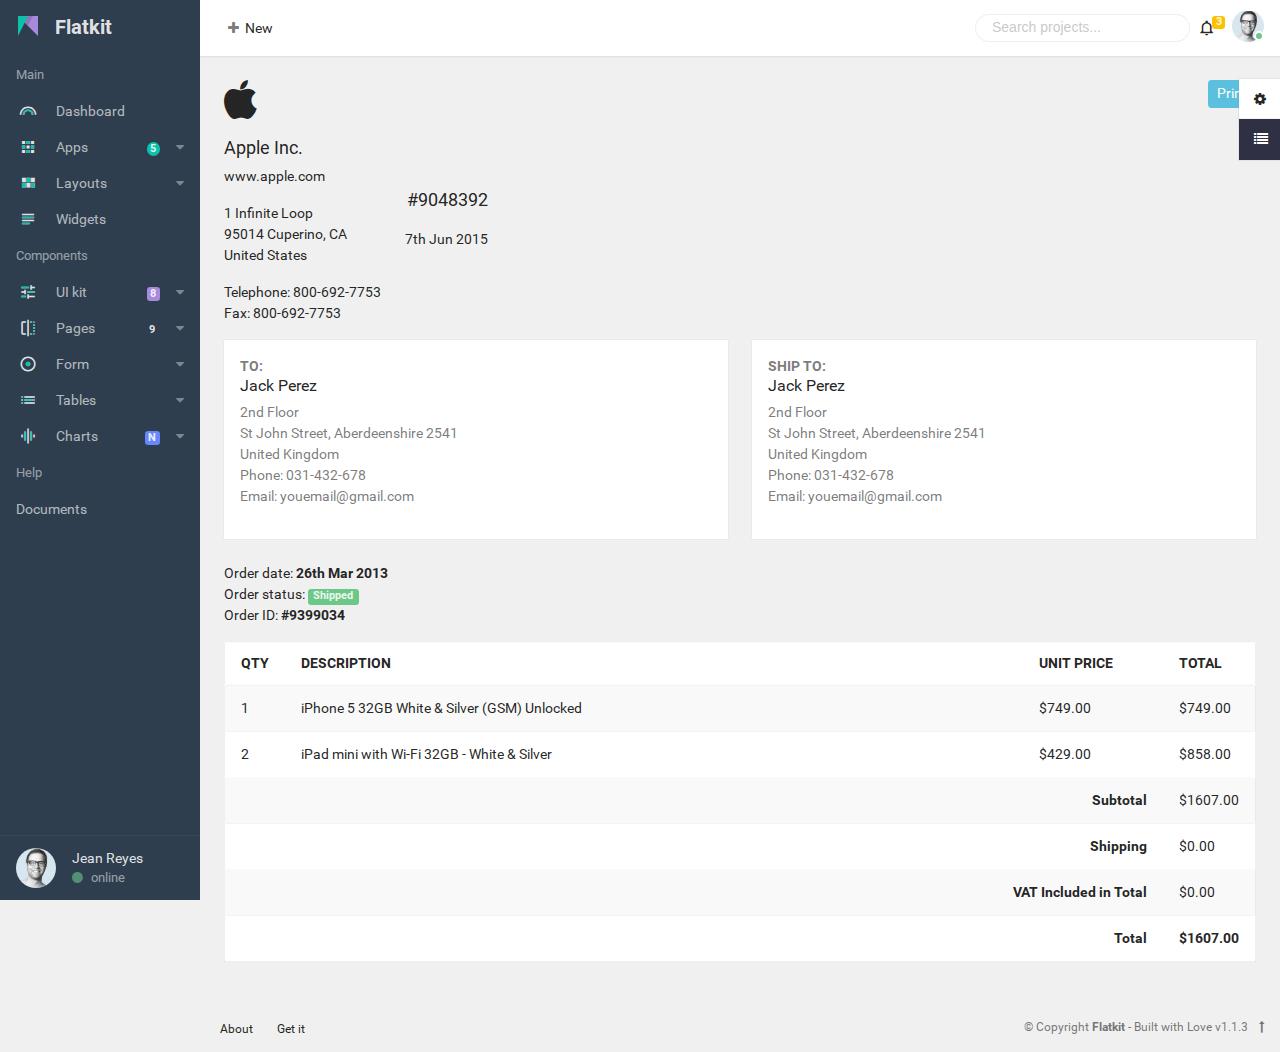
<file: html/invoice.html>
<!DOCTYPE html>
<html lang="en">
<head>
  <meta charset="utf-8" />
  <title>Flatkit - HTML Version | Bootstrap 4 Web App Kit with AngularJS</title>
  <meta name="description" content="Admin, Dashboard, Bootstrap, Bootstrap 4, Angular, AngularJS" />
  <meta name="viewport" content="width=device-width, initial-scale=1, maximum-scale=1, minimal-ui" />
  <meta http-equiv="X-UA-Compatible" content="IE=edge">

  <!-- for ios 7 style, multi-resolution icon of 152x152 -->
  <meta name="apple-mobile-web-app-capable" content="yes">
  <meta name="apple-mobile-web-app-status-barstyle" content="black-translucent">
  <link rel="apple-touch-icon" href="../assets/images/logo.png">
  <meta name="apple-mobile-web-app-title" content="Flatkit">
  <!-- for Chrome on Android, multi-resolution icon of 196x196 -->
  <meta name="mobile-web-app-capable" content="yes">
  <link rel="shortcut icon" sizes="196x196" href="../assets/images/logo.png">
  
  <!-- style -->
  <link rel="stylesheet" href="../assets/animate.css/animate.min.css" type="text/css" />
  <link rel="stylesheet" href="../assets/glyphicons/glyphicons.css" type="text/css" />
  <link rel="stylesheet" href="../assets/font-awesome/css/font-awesome.min.css" type="text/css" />
  <link rel="stylesheet" href="../assets/material-design-icons/material-design-icons.css" type="text/css" />

  <link rel="stylesheet" href="../assets/bootstrap/dist/css/bootstrap.min.css" type="text/css" />
  <!-- build:css ../assets/styles/app.min.css -->
  <link rel="stylesheet" href="../assets/styles/app.css" type="text/css" />
  <!-- endbuild -->
  <link rel="stylesheet" href="../assets/styles/font.css" type="text/css" />
</head>
<body>
  <div class="app" id="app">

<!-- ############ LAYOUT START-->

  <!-- aside -->
  <div id="aside" class="app-aside modal nav-dropdown">
  	<!-- fluid app aside -->
    <div class="left navside dark dk" data-layout="column">
  	  <div class="navbar no-radius">
        <!-- brand -->
        <a class="navbar-brand">
        	<div ui-include="'../assets/images/logo.svg'"></div>
        	<img src="../assets/images/logo.png" alt="." class="hide">
        	<span class="hidden-folded inline">Flatkit</span>
        </a>
        <!-- / brand -->
      </div>
      <div class="hide-scroll" data-flex>
          <nav class="scroll nav-light">
            
              <ul class="nav" ui-nav>
                <li class="nav-header hidden-folded">
                  <small class="text-muted">Main</small>
                </li>
                
                <li>
                  <a href="dashboard.html" >
                    <span class="nav-icon">
                      <i class="material-icons">&#xe3fc;
                        <span ui-include="'../assets/images/i_0.svg'"></span>
                      </i>
                    </span>
                    <span class="nav-text">Dashboard</span>
                  </a>
                </li>
            
                <li>
                  <a>
                    <span class="nav-caret">
                      <i class="fa fa-caret-down"></i>
                    </span>
                    <span class="nav-label">
                      <b class="label rounded label-sm primary">5</b>
                    </span>
                    <span class="nav-icon">
                      <i class="material-icons">&#xe5c3;
                        <span ui-include="'../assets/images/i_1.svg'"></span>
                      </i>
                    </span>
                    <span class="nav-text">Apps</span>
                  </a>
                  <ul class="nav-sub">
                    <li>
                      <a href="inbox.html" >
                        <span class="nav-text">Inbox</span>
                      </a>
                    </li>
                    <li>
                      <a href="contact.html" >
                        <span class="nav-text">Contacts</span>
                      </a>
                    </li>
                    <li>
                      <a href="calendar.html" >
                        <span class="nav-text">Calendar</span>
                      </a>
                    </li>
                  </ul>
                </li>
            
                <li>
                  <a>
                    <span class="nav-caret">
                      <i class="fa fa-caret-down"></i>
                    </span>
                    <span class="nav-icon">
                      <i class="material-icons">&#xe8f0;
                        <span ui-include="'../assets/images/i_2.svg'"></span>
                      </i>
                    </span>
                    <span class="nav-text">Layouts</span>
                  </a>
                  <ul class="nav-sub">
                    <li>
                      <a href="headers.html" >
                        <span class="nav-text">Header</span>
                      </a>
                    </li>
                    <li>
                      <a href="asides.html" >
                        <span class="nav-text">Aside</span>
                      </a>
                    </li>
                    <li>
                      <a href="footers.html" >
                        <span class="nav-text">Footer</span>
                      </a>
                    </li>
                  </ul>
                </li>
            
                <li>
                  <a href="widget.html" >
                    <span class="nav-icon">
                      <i class="material-icons">&#xe8d2;
                        <span ui-include="'../assets/images/i_3.svg'"></span>
                      </i>
                    </span>
                    <span class="nav-text">Widgets</span>
                  </a>
                </li>
            
                <li class="nav-header hidden-folded">
                  <small class="text-muted">Components</small>
                </li>
            
                <li>
                  <a>
                    <span class="nav-caret">
                      <i class="fa fa-caret-down"></i>
                    </span>
                    <span class="nav-label">
                      <b class="label label-sm accent">8</b>
                    </span>
                    <span class="nav-icon">
                      <i class="material-icons">&#xe429;
                        <span ui-include="'../assets/images/i_4.svg'"></span>
                      </i>
                    </span>
                    <span class="nav-text">UI kit</span>
                  </a>
                  <ul class="nav-sub nav-mega nav-mega-3">
                    <li>
                      <a href="arrow.html" >
                        <span class="nav-text">Arrow</span>
                      </a>
                    </li>
                    <li>
                      <a href="box.html" >
                        <span class="nav-text">Box</span>
                      </a>
                    </li>
                    <li>
                      <a href="button.html" >
                        <span class="nav-text">Button</span>
                      </a>
                    </li>
                    <li>
                      <a href="color.html" >
                        <span class="nav-text">Color</span>
                      </a>
                    </li>
                    <li>
                      <a href="dropdown.html" >
                        <span class="nav-text">Dropdown</span>
                      </a>
                    </li>
                    <li>
                      <a href="grid.html" >
                        <span class="nav-text">Grid</span>
                      </a>
                    </li>
                    <li>
                      <a href="icon.html" >
                        <span class="nav-text">Icon</span>
                      </a>
                    </li>
                    <li>
                      <a href="label.html" >
                        <span class="nav-text">Label</span>
                      </a>
                    </li>
                    <li>
                      <a href="list.html" >
                        <span class="nav-text">List Group</span>
                      </a>
                    </li>
                    <li>
                      <a href="modal.html" >
                        <span class="nav-text">Modal</span>
                      </a>
                    </li>
                    <li>
                      <a href="nav.html" >
                        <span class="nav-text">Nav</span>
                      </a>
                    </li>
                    <li>
                      <a href="progress.html" >
                        <span class="nav-text">Progress</span>
                      </a>
                    </li>
                    <li>
                      <a href="social.html" >
                        <span class="nav-text">Social</span>
                      </a>
                    </li>
                    <li>
                      <a href="sortable.html" >
                        <span class="nav-text">Sortable</span>
                      </a>
                    </li>
                    <li>
                      <a href="streamline.html" >
                        <span class="nav-text">Streamline</span>
                      </a>
                    </li>
                    <li>
                      <a href="timeline.html" >
                        <span class="nav-text">Timeline</span>
                      </a>
                    </li>
                    <li>
                      <a href="map.vector.html" >
                        <span class="nav-text">Vector Map</span>
                      </a>
                    </li>
                  </ul>
                </li>
            
                <li>
                  <a>
                    <span class="nav-caret">
                      <i class="fa fa-caret-down"></i>
                    </span>
                    <span class="nav-label"><b class="label no-bg">9</b></span>
                    <span class="nav-icon">
                      <i class="material-icons">&#xe3e8;
                        <span ui-include="'../assets/images/i_5.svg'"></span>
                      </i>
                    </span>
                    <span class="nav-text">Pages</span>
                  </a>
                  <ul class="nav-sub nav-mega">
                    <li>
                      <a href="profile.html" >
                        <span class="nav-text">Profile</span>
                      </a>
                    </li>
                    <li>
                      <a href="setting.html" >
                        <span class="nav-text">Setting</span>
                      </a>
                    </li>
                    <li>
                      <a href="search.html" >
                        <span class="nav-text">Search</span>
                      </a>
                    </li>
                    <li>
                      <a href="faq.html" >
                        <span class="nav-text">FAQ</span>
                      </a>
                    </li>
                    <li>
                      <a href="gallery.html" >
                        <span class="nav-text">Gallery</span>
                      </a>
                    </li>
                    <li>
                      <a href="invoice.html" >
                        <span class="nav-text">Invoice</span>
                      </a>
                    </li>
                    <li>
                      <a href="price.html" >
                        <span class="nav-text">Price</span>
                      </a>
                    </li>
                    <li>
                      <a href="blank.html" >
                        <span class="nav-text">Blank</span>
                      </a>
                    </li>
                    <li>
                      <a href="signin.html" >
                        <span class="nav-text">Sign In</span>
                      </a>
                    </li>
                    <li>
                      <a href="signup.html" >
                        <span class="nav-text">Sign Up</span>
                      </a>
                    </li>
                    <li>
                      <a href="forgot-password.html" >
                        <span class="nav-text">Forgot Password</span>
                      </a>
                    </li>
                    <li>
                      <a href="lockme.html" >
                        <span class="nav-text">Lockme Screen</span>
                      </a>
                    </li>
                    <li>
                      <a href="404.html" >
                        <span class="nav-text">Error 404</span>
                      </a>
                    </li>
                    <li>
                      <a href="505.html" >
                        <span class="nav-text">Error 505</span>
                      </a>
                    </li>
                  </ul>
                </li>
            
                <li>
                  <a>
                    <span class="nav-caret">
                      <i class="fa fa-caret-down"></i>
                    </span>
                    <span class="nav-icon">
                      <i class="material-icons">&#xe39e;
                        <span ui-include="'../assets/images/i_6.svg'"></span>
                      </i>
                    </span>
                    <span class="nav-text">Form</span>
                  </a>
                  <ul class="nav-sub">
                    <li>
                      <a href="form.layout.html" >
                        <span class="nav-text">Form Layout</span>
                      </a>
                    </li>
                    <li>
                      <a href="form.element.html" >
                        <span class="nav-text">Form Element</span>
                      </a>
                    </li>
                    <li>
                      <a href="form.validation.html" >
                        <span class="nav-text">Form Validation</span>
                      </a>
                    </li>
                    <li>
                      <a href="form.select.html" >
                        <span class="nav-text">Select</span>
                      </a>
                    </li>
                    <li>
                      <a href="form.editor.html" >
                        <span class="nav-text">Editor</span>
                      </a>
                    </li>
                    <li>
                      <a href="form.picker.html">
                        <span class="nav-text">Picker</span>
                      </a>
                    </li>
                    <li>
                      <a href="form.wizard.html">
                        <span class="nav-text">Wizard</span>
                      </a>
                    </li>
                    <li>
                      <a href="form.dropzone.html" class="no-ajax" >
                        <span class="nav-text">File Upload</span>
                      </a>
                    </li>
                  </ul>
                </li>
            
                <li>
                  <a>
                    <span class="nav-caret">
                      <i class="fa fa-caret-down"></i>
                    </span>
                    <span class="nav-icon">
                      <i class="material-icons">&#xe896;
                        <span ui-include="'../assets/images/i_7.svg'"></span>
                      </i>
                    </span>
                    <span class="nav-text">Tables</span>
                  </a>
                  <ul class="nav-sub">
                    <li>
                      <a href="static.html" >
                        <span class="nav-text">Static table</span>
                      </a>
                    </li>
                    <li>
                      <a href="datatable.html" >
                        <span class="nav-text">Datatable</span>
                      </a>
                    </li>
                    <li>
                      <a href="footable.html" >
                        <span class="nav-text">Footable</span>
                      </a>
                    </li>
                  </ul>
                </li>
                <li>
                  <a>
                    <span class="nav-caret">
                      <i class="fa fa-caret-down"></i>
                    </span>
                    <span class="nav-label hidden-folded">
                      <b class="label label-sm info">N</b>
                    </span>
                    <span class="nav-icon">
                      <i class="material-icons">&#xe1b8;
                        <span ui-include="'../assets/images/i_8.svg'"></span>
                      </i>
                    </span>
                    <span class="nav-text">Charts</span>
                  </a>
                  <ul class="nav-sub">
                    <li>
                      <a href="chart.html" >
                        <span class="nav-text">Chart</span>
                      </a>
                    </li>
                    <li>
                      <a>
                        <span class="nav-caret">
                          <i class="fa fa-caret-down"></i>
                        </span>
                        <span class="nav-text">Echarts</span>
                      </a>
                      <ul class="nav-sub">
                        <li>
                          <a href="echarts-line.html" >
                            <span class="nav-text">line</span>
                          </a>
                        </li>
                        <li>
                          <a href="echarts-bar.html" >
                            <span class="nav-text">Bar</span>
                          </a>
                        </li>
                        <li>
                          <a href="echarts-pie.html" >
                            <span class="nav-text">Pie</span>
                          </a>
                        </li>
                        <li>
                          <a href="echarts-scatter.html" >
                            <span class="nav-text">Scatter</span>
                          </a>
                        </li>
                        <li>
                          <a href="echarts-radar-chord.html" >
                            <span class="nav-text">Radar &amp; Chord</span>
                          </a>
                        </li>
                        <li>
                          <a href="echarts-gauge-funnel.html" >
                            <span class="nav-text">Gauges &amp; Funnel</span>
                          </a>
                        </li>
                        <li>
                          <a href="echarts-map.html" >
                            <span class="nav-text">Map</span>
                          </a>
                        </li>
                      </ul>
                    </li>
                  </ul>
                </li>
            
                <li class="nav-header hidden-folded">
                  <small class="text-muted">Help</small>
                </li>
                
                <li class="hidden-folded" >
                  <a href="docs.html" >
                    <span class="nav-text">Documents</span>
                  </a>
                </li>
            
              </ul>
          </nav>
      </div>
      <div class="b-t">
        <div class="nav-fold">
        	<a href="profile.html">
        	    <span class="pull-left">
        	      <img src="../assets/images/a0.jpg" alt="..." class="w-40 img-circle">
        	    </span>
        	    <span class="clear hidden-folded p-x">
        	      <span class="block _500">Jean Reyes</span>
        	      <small class="block text-muted"><i class="fa fa-circle text-success m-r-sm"></i>online</small>
        	    </span>
        	</a>
        </div>
      </div>
    </div>
  </div>
  <!-- / -->
  
  <!-- content -->
  <div id="content" class="app-content box-shadow-z0" role="main">
    <div class="app-header white box-shadow">
        <div class="navbar navbar-toggleable-sm flex-row align-items-center">
            <!-- Open side - Naviation on mobile -->
            <a data-toggle="modal" data-target="#aside" class="hidden-lg-up mr-3">
              <i class="material-icons">&#xe5d2;</i>
            </a>
            <!-- / -->
        
            <!-- Page title - Bind to $state's title -->
            <div class="mb-0 h5 no-wrap" ng-bind="$state.current.data.title" id="pageTitle"></div>
        
            <!-- navbar collapse -->
            <div class="collapse navbar-collapse" id="collapse">
              <!-- link and dropdown -->
              <ul class="nav navbar-nav mr-auto">
                <li class="nav-item dropdown">
                  <a class="nav-link" href data-toggle="dropdown">
                    <i class="fa fa-fw fa-plus text-muted"></i>
                    <span>New</span>
                  </a>
                  <div ui-include="'../views/blocks/dropdown.new.html'"></div>
                </li>
              </ul>
        
              <div ui-include="'../views/blocks/navbar.form.html'"></div>
              <!-- / -->
            </div>
            <!-- / navbar collapse -->
        
            <!-- navbar right -->
            <ul class="nav navbar-nav ml-auto flex-row">
              <li class="nav-item dropdown pos-stc-xs">
                <a class="nav-link mr-2" href data-toggle="dropdown">
                  <i class="material-icons">&#xe7f5;</i>
                  <span class="label label-sm up warn">3</span>
                </a>
                <div ui-include="'../views/blocks/dropdown.notification.html'"></div>
              </li>
              <li class="nav-item dropdown">
                <a class="nav-link p-0 clear" href="#" data-toggle="dropdown">
                  <span class="avatar w-32">
                    <img src="../assets/images/a0.jpg" alt="...">
                    <i class="on b-white bottom"></i>
                  </span>
                </a>
                <div ui-include="'../views/blocks/dropdown.user.html'"></div>
              </li>
              <li class="nav-item hidden-md-up">
                <a class="nav-link pl-2" data-toggle="collapse" data-target="#collapse">
                  <i class="material-icons">&#xe5d4;</i>
                </a>
              </li>
            </ul>
            <!-- / navbar right -->
        </div>
    </div>
    <div class="app-footer">
      <div class="p-2 text-xs">
        <div class="pull-right text-muted py-1">
          &copy; Copyright <strong>Flatkit</strong> <span class="hidden-xs-down">- Built with Love v1.1.3</span>
          <a ui-scroll-to="content"><i class="fa fa-long-arrow-up p-x-sm"></i></a>
        </div>
        <div class="nav">
          <a class="nav-link" href="../">About</a>
          <a class="nav-link" href="http://themeforest.net/user/flatfull/portfolio?ref=flatfull">Get it</a>
        </div>
      </div>
    </div>
    <div ui-view class="app-body" id="view">

<!-- ############ PAGE START-->
<div class="padding">
    <a href class="btn btn-sm btn-info pull-right hidden-print" onClick="window.print();">Print</a>
    <p><i class="fa fa-apple fa fa-3x"></i></p>
    <div class="row">
      <div class="col-xs-6">
        <h4 class="text-md">Apple Inc.</h4>
        <p><a href="http://www.apple.com">www.apple.com</a></p>
        <p>1 Infinite Loop <br>
          95014 Cuperino, CA<br>
          United States
        </p>
        <p>
          Telephone:  800-692-7753<br>
          Fax:  800-692-7753
        </p>
      </div>
      <div class="col-xs-6 text-right">
        <p class="text-md m-t-lg">#9048392</p>
        <p>7th Jun 2015</p>           
      </div>
    </div>
    <div class="row">
      <div class="col-sm-6">
        <div class="box p-a">
          <strong class="text-muted">TO:</strong>
          <h6>Jack Perez</h6>
          <p class="text-muted">
            2nd Floor<br>
            St John Street, Aberdeenshire 2541<br>
            United Kingdom<br>
            Phone: 031-432-678<br>
            Email: youemail@gmail.com<br>
          </p>
        </div>
      </div>
      <div class="col-sm-6">
        <div class="box p-a">
          <strong class="text-muted">SHIP TO:</strong>
          <h6>Jack Perez</h6>
          <p class="text-muted">
            2nd Floor<br>
            St John Street, Aberdeenshire 2541<br>
            United Kingdom<br>
            Phone: 031-432-678<br>
            Email: youemail@gmail.com<br>
          </p>
        </div>
      </div>
    </div>
    <p>Order date: <strong>26th Mar 2013</strong><br>
        Order status: <span class="label success">Shipped</span><br>
        Order ID: <strong>#9399034</strong>
    </p>
    <div class="table-responsive">
      <table class="table table-striped white b-a">
        <thead>
          <tr>
            <th style="width: 60px">QTY</th>
            <th>DESCRIPTION</th>
            <th style="width: 140px">UNIT PRICE</th>
            <th style="width: 90px">TOTAL</th>
          </tr>
        </thead>
        <tbody>
          <tr>
            <td>1</td>
            <td>iPhone 5 32GB White & Silver (GSM) Unlocked</td>
            <td>$749.00</td>
            <td>$749.00</td>
          </tr>
          <tr>
            <td>2</td>
            <td>iPad mini with Wi-Fi 32GB - White & Silver</td>
            <td>$429.00</td>
            <td>$858.00</td>
          </tr>
          <tr>
            <td colspan="3" class="text-right"><strong>Subtotal</strong></td>
            <td>$1607.00</td>
          </tr>
          <tr>
            <td colspan="3" class="text-right no-border"><strong>Shipping</strong></td>
            <td>$0.00</td>
          </tr>
          <tr>
            <td colspan="3" class="text-right no-border"><strong>VAT Included in Total</strong></td>
            <td>$0.00</td>
          </tr>
          <tr>
            <td colspan="3" class="text-right no-border"><strong>Total</strong></td>
            <td><strong>$1607.00</strong></td>
          </tr>
        </tbody>
      </table>
    </div>          
  </div>

<!-- ############ PAGE END-->

    </div>
  </div>
  <!-- / -->

  <!-- theme switcher -->
  <div id="switcher">
    <div class="switcher box-color dark-white text-color" id="sw-theme">
      <a href ui-toggle-class="active" target="#sw-theme" class="box-color dark-white text-color sw-btn">
        <i class="fa fa-gear"></i>
      </a>
      <div class="box-header">
        <a href="https://themeforest.net/item/flatkit-app-ui-kit/13231484?ref=flatfull" class="btn btn-xs rounded danger pull-right">BUY</a>
        <h2>Theme Switcher</h2>
      </div>
      <div class="box-divider"></div>
      <div class="box-body">
        <p class="hidden-md-down">
          <label class="md-check m-y-xs"  data-target="folded">
            <input type="checkbox">
            <i class="green"></i>
            <span class="hidden-folded">Folded Aside</span>
          </label>
          <label class="md-check m-y-xs" data-target="boxed">
            <input type="checkbox">
            <i class="green"></i>
            <span class="hidden-folded">Boxed Layout</span>
          </label>
          <label class="m-y-xs pointer" ui-fullscreen>
            <span class="fa fa-expand fa-fw m-r-xs"></span>
            <span>Fullscreen Mode</span>
          </label>
        </p>
        <p>Colors:</p>
        <p data-target="themeID">
          <label class="radio radio-inline m-0 ui-check ui-check-color ui-check-md" data-value="{primary:'primary', accent:'accent', warn:'warn'}">
            <input type="radio" name="color" value="1">
            <i class="primary"></i>
          </label>
          <label class="radio radio-inline m-0 ui-check ui-check-color ui-check-md" data-value="{primary:'accent', accent:'cyan', warn:'warn'}">
            <input type="radio" name="color" value="2">
            <i class="accent"></i>
          </label>
          <label class="radio radio-inline m-0 ui-check ui-check-color ui-check-md" data-value="{primary:'warn', accent:'light-blue', warn:'warning'}">
            <input type="radio" name="color" value="3">
            <i class="warn"></i>
          </label>
          <label class="radio radio-inline m-0 ui-check ui-check-color ui-check-md" data-value="{primary:'success', accent:'teal', warn:'lime'}">
            <input type="radio" name="color" value="4">
            <i class="success"></i>
          </label>
          <label class="radio radio-inline m-0 ui-check ui-check-color ui-check-md" data-value="{primary:'info', accent:'light-blue', warn:'success'}">
            <input type="radio" name="color" value="5">
            <i class="info"></i>
          </label>
          <label class="radio radio-inline m-0 ui-check ui-check-color ui-check-md" data-value="{primary:'blue', accent:'indigo', warn:'primary'}">
            <input type="radio" name="color" value="6">
            <i class="blue"></i>
          </label>
          <label class="radio radio-inline m-0 ui-check ui-check-color ui-check-md" data-value="{primary:'warning', accent:'grey-100', warn:'success'}">
            <input type="radio" name="color" value="7">
            <i class="warning"></i>
          </label>
          <label class="radio radio-inline m-0 ui-check ui-check-color ui-check-md" data-value="{primary:'danger', accent:'grey-100', warn:'grey-300'}">
            <input type="radio" name="color" value="8">
            <i class="danger"></i>
          </label>
        </p>
        <p>Themes:</p>
        <div data-target="bg" class="row no-gutter text-u-c text-center _600 clearfix">
          <label class="p-a col-sm-6 light pointer m-0">
            <input type="radio" name="theme" value="" hidden>
            Light
          </label>
          <label class="p-a col-sm-6 grey pointer m-0">
            <input type="radio" name="theme" value="grey" hidden>
            Grey
          </label>
          <label class="p-a col-sm-6 dark pointer m-0">
            <input type="radio" name="theme" value="dark" hidden>
            Dark
          </label>
          <label class="p-a col-sm-6 black pointer m-0">
            <input type="radio" name="theme" value="black" hidden>
            Black
          </label>
        </div>
      </div>
    </div>
    
    <div class="switcher box-color black lt" id="sw-demo">
      <a href ui-toggle-class="active" target="#sw-demo" class="box-color black lt text-color sw-btn">
        <i class="fa fa-list text-white"></i>
      </a>
      <div class="box-header">
        <h2>Demos</h2>
      </div>
      <div class="box-divider"></div>
      <div class="box-body">
        <div class="row no-gutter text-u-c text-center _600 clearfix">
          <a href="dashboard.html"
            class="p-a col-sm-6 primary">
            <span class="text-white">Default</span>
          </a>
          <a href="dashboard.0.html"
            class="p-a col-sm-6 success">
            <span class="text-white">Zero</span>
          </a>
          <a href="dashboard.1.html"
            class="p-a col-sm-6 blue">
            <span class="text-white">One</span>
          </a>
          <a href="dashboard.2.html"
            class="p-a col-sm-6 warn">
            <span class="text-white">Two</span>
          </a>
          <a href="dashboard.3.html"
            class="p-a col-sm-6 danger">
            <span class="text-white">Three</span>
          </a>
          <a href="dashboard.4.html"
            class="p-a col-sm-6 green">
            <span class="text-white">Four</span>
          </a>
          <a href="dashboard.5.html"
            class="p-a col-sm-6 info">
            <span class="text-white">Five</span>
          </a>
          <div 
            class="p-a col-sm-6 lter">
            <span class="text">...</span>
          </div>
        </div>
      </div>
    </div>
  </div>
  <!-- / -->

<!-- ############ LAYOUT END-->

  </div>
<!-- build:js scripts/app.html.js -->
<!-- jQuery -->
  <script src="../libs/jquery/jquery/dist/jquery.js"></script>
<!-- Bootstrap -->
  <script src="../libs/jquery/tether/dist/js/tether.min.js"></script>
  <script src="../libs/jquery/bootstrap/dist/js/bootstrap.js"></script>
<!-- core -->
  <script src="../libs/jquery/underscore/underscore-min.js"></script>
  <script src="../libs/jquery/jQuery-Storage-API/jquery.storageapi.min.js"></script>
  <script src="../libs/jquery/PACE/pace.min.js"></script>

  <script src="scripts/config.lazyload.js"></script>

  <script src="scripts/palette.js"></script>
  <script src="scripts/ui-load.js"></script>
  <script src="scripts/ui-jp.js"></script>
  <script src="scripts/ui-include.js"></script>
  <script src="scripts/ui-device.js"></script>
  <script src="scripts/ui-form.js"></script>
  <script src="scripts/ui-nav.js"></script>
  <script src="scripts/ui-screenfull.js"></script>
  <script src="scripts/ui-scroll-to.js"></script>
  <script src="scripts/ui-toggle-class.js"></script>

  <script src="scripts/app.js"></script>

  <!-- ajax -->
  <script src="../libs/jquery/jquery-pjax/jquery.pjax.js"></script>
  <script src="scripts/ajax.js"></script>
<!-- endbuild -->
</body>
</html>
</file>
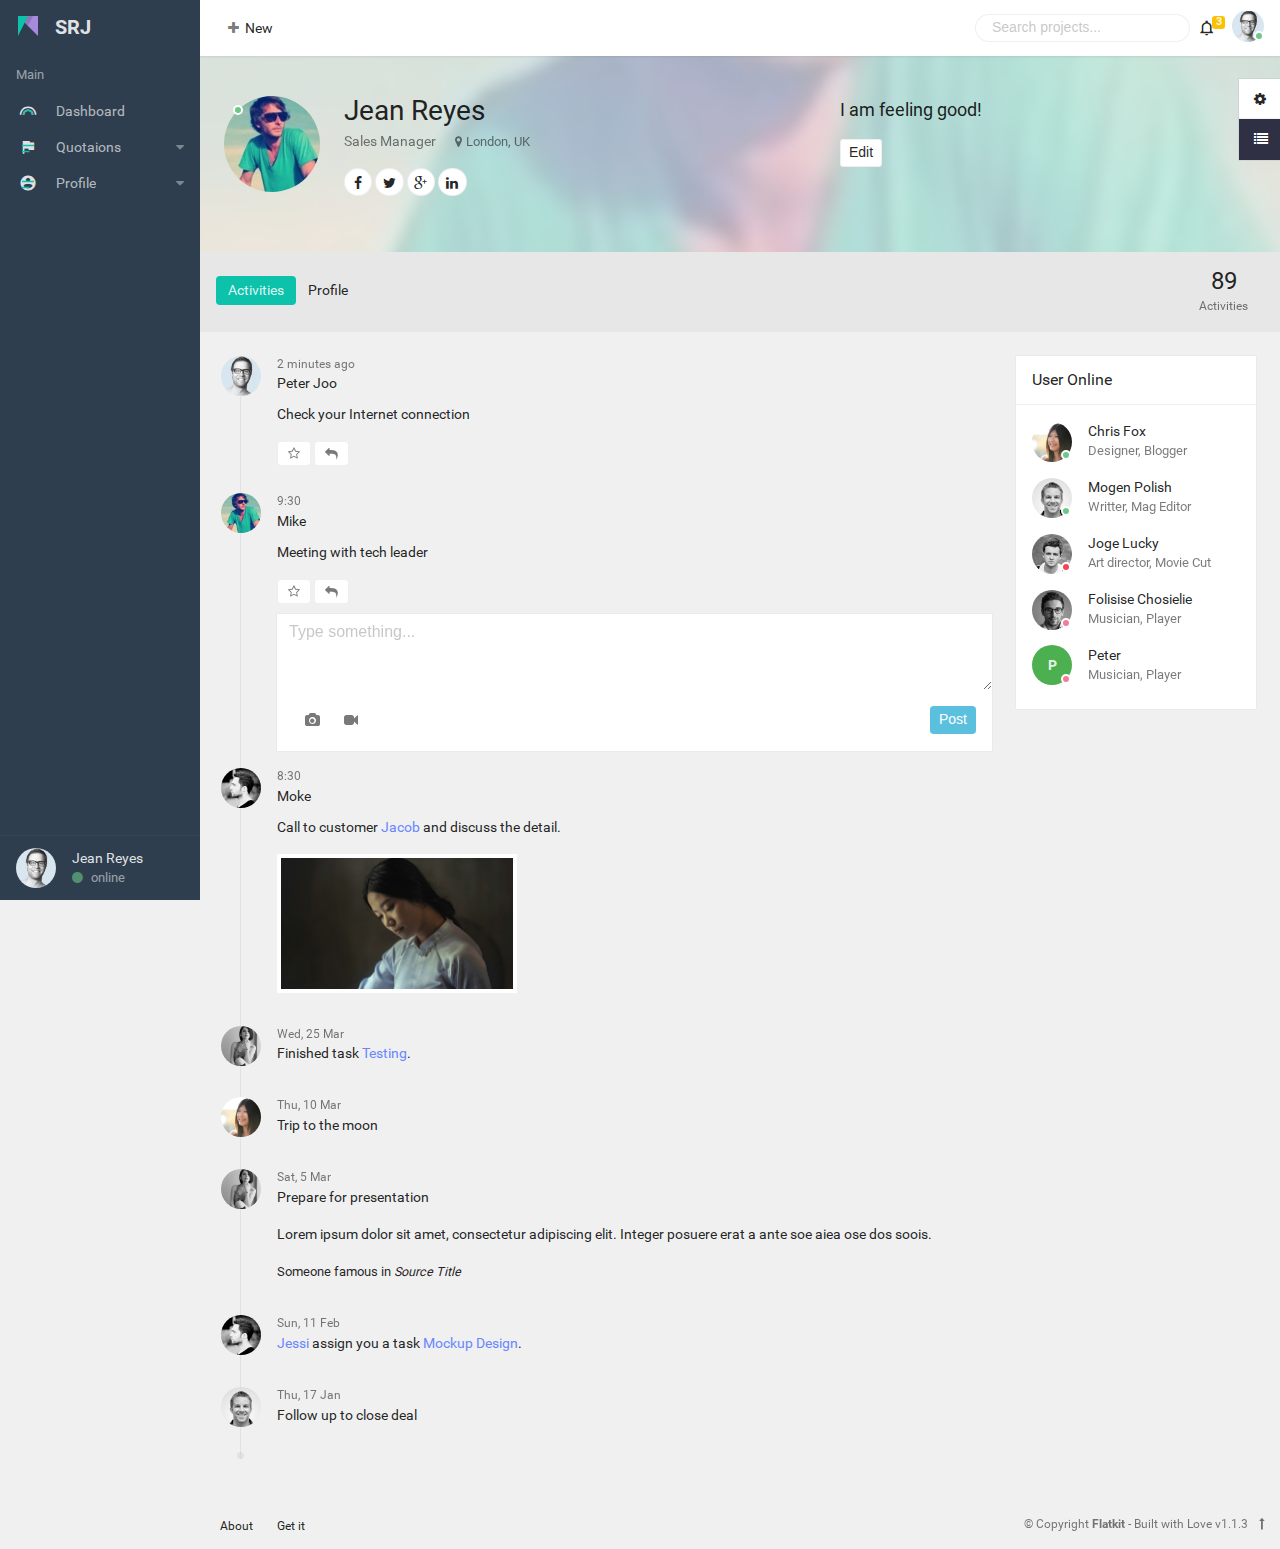
<file: html/profile.html>
<!DOCTYPE html>
<html lang="en">
<head>
  <meta charset="utf-8" />
  <title>SRJ</title>
  <meta name="description" content="Admin, Dashboard, Bootstrap, Bootstrap 4, Angular, AngularJS" />
  <meta name="viewport" content="width=device-width, initial-scale=1, maximum-scale=1, minimal-ui" />
  <meta http-equiv="X-UA-Compatible" content="IE=edge">

  <!-- for ios 7 style, multi-resolution icon of 152x152 -->
  <meta name="apple-mobile-web-app-capable" content="yes">
  <meta name="apple-mobile-web-app-status-barstyle" content="black-translucent">
  <link rel="apple-touch-icon" href="../assets/images/logo.png">
  <meta name="apple-mobile-web-app-title" content="Flatkit">
  <!-- for Chrome on Android, multi-resolution icon of 196x196 -->
  <meta name="mobile-web-app-capable" content="yes">
  <link rel="shortcut icon" sizes="196x196" href="../assets/images/logo.png">
  
  <!-- style -->
  <link rel="stylesheet" href="../assets/animate.css/animate.min.css" type="text/css" />
  <link rel="stylesheet" href="../assets/glyphicons/glyphicons.css" type="text/css" />
  <link rel="stylesheet" href="../assets/font-awesome/css/font-awesome.min.css" type="text/css" />
  <link rel="stylesheet" href="../assets/material-design-icons/material-design-icons.css" type="text/css" />

  <link rel="stylesheet" href="../assets/bootstrap/dist/css/bootstrap.min.css" type="text/css" />
  <!-- build:css ../assets/styles/app.min.css -->
  <link rel="stylesheet" href="../assets/styles/app.css" type="text/css" />
  <!-- endbuild -->
  <link rel="stylesheet" href="../assets/styles/font.css" type="text/css" />
</head>
<body>
  <div class="app" id="app">

<!-- ############ LAYOUT START-->

  <!-- aside -->
  <div id="aside" class="app-aside modal nav-dropdown">
  	<!-- fluid app aside -->
    <div class="left navside dark dk" data-layout="column">
  	  <div class="navbar no-radius">
        <!-- brand -->
        <a class="navbar-brand">
        	<div ui-include="'../assets/images/logo.svg'"></div>
        	<img src="../assets/images/logo.png" alt="." class="hide">
        	<span class="hidden-folded inline">SRJ</span>
        </a>
        <!-- / brand -->
      </div>
      <div class="hide-scroll" data-flex>
          <nav class="scroll nav-light">
            
              <ul class="nav" ui-nav>
                <li class="nav-header hidden-folded">
                  <small class="text-muted">Main</small>
                </li>
                
                <li>
                  <a href="dashboard.html" >
                    <span class="nav-icon">
                      <i class="material-icons">&#xe3fc;
                        <span ui-include="'../assets/images/i_0.svg'"></span>
                      </i>
                    </span>
                    <span class="nav-text">Dashboard</span>
                  </a>
                </li>
            
                <li>
                  <a>
                     <span class="nav-caret">
                      <i class="fa fa-caret-down"></i>
                    </span>
                    <span class="nav-icon">
                      <i class="material-icons">&#xe153;
                        <span ui-include="'../assets/images/i_3.svg'"></span>
                      </i>
                    </span>
                    <span class="nav-text">Quotaions</span>
                  </a>
                   <ul class="nav-sub">
                    <li>
                      <a href="view_rquotation.html" >
                        <span class="nav-text">View Quotaions</span>
                      </a>
                    </li>
                   
                  </ul>
                </li>
                 <li>
                  <a>
                     <span class="nav-caret">
                      <i class="fa fa-caret-down"></i>
                    </span>
                    <span class="nav-icon">
                      <i class="material-icons">&#xe853;
                        <span ui-include="'../assets/images/i_3.svg'"></span>
                      </i>
                    </span>
                    <span class="nav-text">Profile</span>
                  </a>
                   <ul class="nav-sub">
                    <li>
                      <a href="profile.html" >
                        <span class="nav-text">View Profile</span>
                      </a>
                    </li>
                    <li>
                      <a href="view_rquotation.html" >
                        <span class="nav-text">Edit Profile</span>
                      </a>
                    </li>
                   
                  </ul>
                </li>
            
              </ul>
          </nav>
      </div>
      <div class="b-t">
        <div class="nav-fold">
        	<a href="profile.html">
        	    <span class="pull-left">
        	      <img src="../assets/images/a0.jpg" alt="..." class="w-40 img-circle">
        	    </span>
        	    <span class="clear hidden-folded p-x">
        	      <span class="block _500">Jean Reyes</span>
        	      <small class="block text-muted"><i class="fa fa-circle text-success m-r-sm"></i>online</small>
        	    </span>
        	</a>
        </div>
      </div>
    </div>
  </div>
  <!-- / -->
  
  <!-- content -->
  <div id="content" class="app-content box-shadow-z0" role="main">
    <div class="app-header white box-shadow">
        <div class="navbar navbar-toggleable-sm flex-row align-items-center">
            <!-- Open side - Naviation on mobile -->
            <a data-toggle="modal" data-target="#aside" class="hidden-lg-up mr-3">
              <i class="material-icons">&#xe5d2;</i>
            </a>
            <!-- / -->
        
            <!-- Page title - Bind to $state's title -->
            <div class="mb-0 h5 no-wrap" ng-bind="$state.current.data.title" id="pageTitle"></div>
        
            <!-- navbar collapse -->
            <div class="collapse navbar-collapse" id="collapse">
              <!-- link and dropdown -->
              <ul class="nav navbar-nav mr-auto">
                <li class="nav-item dropdown">
                  <a class="nav-link" href data-toggle="dropdown">
                    <i class="fa fa-fw fa-plus text-muted"></i>
                    <span>New</span>
                  </a>
                  <div ui-include="'../views/blocks/dropdown.new.html'"></div>
                </li>
              </ul>
        
              <div ui-include="'../views/blocks/navbar.form.html'"></div>
              <!-- / -->
            </div>
            <!-- / navbar collapse -->
        
            <!-- navbar right -->
            <ul class="nav navbar-nav ml-auto flex-row">
              <li class="nav-item dropdown pos-stc-xs">
                <a class="nav-link mr-2" href data-toggle="dropdown">
                  <i class="material-icons">&#xe7f5;</i>
                  <span class="label label-sm up warn">3</span>
                </a>
                <div ui-include="'../views/blocks/dropdown.notification.html'"></div>
              </li>
              <li class="nav-item dropdown">
                <a class="nav-link p-0 clear" href="#" data-toggle="dropdown">
                  <span class="avatar w-32">
                    <img src="../assets/images/a0.jpg" alt="...">
                    <i class="on b-white bottom"></i>
                  </span>
                </a>
                <div ui-include="'../views/blocks/dropdown.user.html'"></div>
              </li>
              <li class="nav-item hidden-md-up">
                <a class="nav-link pl-2" data-toggle="collapse" data-target="#collapse">
                  <i class="material-icons">&#xe5d4;</i>
                </a>
              </li>
            </ul>
            <!-- / navbar right -->
        </div>
    </div>
    <div class="app-footer">
      <div class="p-2 text-xs">
        <div class="pull-right text-muted py-1">
          &copy; Copyright <strong>Flatkit</strong> <span class="hidden-xs-down">- Built with Love v1.1.3</span>
          <a ui-scroll-to="content"><i class="fa fa-long-arrow-up p-x-sm"></i></a>
        </div>
        <div class="nav">
          <a class="nav-link" href="../">About</a>
          <a class="nav-link" href="http://themeforest.net/user/flatfull/portfolio?ref=flatfull">Get it</a>
        </div>
      </div>
    </div>
    <div ui-view class="app-body" id="view">

<!-- ############ PAGE START-->

  <div class="item">
    <div class="item-bg">
      <img src="../assets/images/a1.jpg" class="blur opacity-3">
    </div>
    <div class="p-a-md">
      <div class="row m-t">
        <div class="col-sm-7">
          <a href class="pull-left m-r-md">
            <span class="avatar w-96">
              <img src="../assets/images/a1.jpg">
              <i class="on b-white"></i>
            </span>
          </a>
          <div class="clear m-b">
            <h3 class="m-0 m-b-xs">Jean Reyes</h3>
            <p class="text-muted"><span class="m-r">Sales Manager</span> <small><i class="fa fa-map-marker m-r-xs"></i>London, UK</small></p>
            <div class="block clearfix m-b">
              <a href="" class="btn btn-icon btn-social rounded white btn-sm">
                <i class="fa fa-facebook"></i>
                <i class="fa fa-facebook indigo"></i>
              </a>
              <a href="" class="btn btn-icon btn-social rounded white btn-sm">
                <i class="fa fa-twitter"></i>
                <i class="fa fa-twitter light-blue"></i>
              </a>
              <a href="" class="btn btn-icon btn-social rounded white btn-sm">
                <i class="fa fa-google-plus"></i>
                <i class="fa fa-google-plus red"></i>
              </a>
              <a href="" class="btn btn-icon btn-social rounded white btn-sm">
                <i class="fa fa-linkedin"></i>
                <i class="fa fa-linkedin cyan-600"></i>
              </a>
            </div>
          </div>
        </div>
        <div class="col-sm-5">
          <p class="text-md profile-status">I am feeling good!</p>
          <button class="btn btn-sm white" data-toggle="collapse" data-target="#editor">Edit</button>
          <div class="collapse box m-t-sm" id="editor">
            <textarea class="form-control no-border" rows="2" placeholder="Type something..."></textarea>
          </div>
        </div>
      </div>
    </div>
  </div>
  <div class="dker p-x">
    <div class="row">
      <div class="col-sm-6 push-sm-6">
        <div class="p-y text-center text-sm-right">
          
          <a href class="inline p-x text-center">
            <span class="h4 block m-0">89</span>
            <small class="text-xs text-muted">Activities</small>
          </a>
        </div>
      </div>
      <div class="col-sm-6 pull-sm-6">
        <div class="p-y-md clearfix nav-active-primary">
          <ul class="nav nav-pills nav-sm">
            <li class="nav-item active">
              <a class="nav-link" href data-toggle="tab" data-target="#tab_1">Activities</a>
            </li>
            <li class="nav-item">
              <a class="nav-link" href data-toggle="tab" data-target="#tab_4">Profile</a>
            </li>
          </ul>
        </div>
      </div>
    </div>
  </div>
  <div class="padding">
    <div class="row">
      <div class="col-sm-8 col-lg-9">
        <div class="tab-content">      
          <div class="tab-pane p-v-sm active" id="tab_1">
            <div class="streamline b-l m-b m-l">
              <div class="sl-item">
                <div class="sl-left">
                  <img src="../assets/images/a0.jpg" class="img-circle">
                </div>
                <div class="sl-content">
                  <div class="sl-date text-muted">2 minutes ago</div>
                  <div class="sl-author">
                    <a href>Peter Joo</a>
                  </div>
                  <div>
                    <p>Check your Internet connection</p>
                  </div>
                  <div class="sl-footer">
                    <a href ui-toggle-class class="btn white btn-xs">
                      <i class="fa fa-fw fa-star-o text-muted inline"></i>
                      <i class="fa fa-fw fa-star text-danger none"></i>
                    </a>
                    <a href class="btn white btn-xs" data-toggle="collapse" data-target="#reply-1">
                      <i class="fa fa-fw fa-mail-reply text-muted"></i>
                    </a>
                  </div>
                  <div class="box collapse m-0" id="reply-1">
                    <form>
                      <textarea class="form-control no-border" rows="3" placeholder="Type something..."></textarea>
                    </form>
                    <div class="box-footer clearfix">
                      <button class="btn btn-info pull-right btn-sm">Post</button>
                      <ul class="nav nav-pills nav-sm">
                        <li class="nav-item"><a class="nav-link" href><i class="fa fa-camera text-muted"></i></a></li>
                        <li class="nav-item"><a class="nav-link" href><i class="fa fa-video-camera text-muted"></i></a></li>
                      </ul>
                    </div>
                  </div>
                </div>
              </div>
              <div class="sl-item">
                <div class="sl-left">
                  <img src="../assets/images/a1.jpg" class="img-circle">
                </div>
                <div class="sl-content">
                  <div class="sl-date text-muted">9:30</div>
                  <div class="sl-author">
                    <a href>Mike</a>
                  </div>
                  <div>
                    <p>Meeting with tech leader</p>
                  </div>
                  <div class="sl-footer">
                    <a href ui-toggle-class class="btn white btn-xs">
                      <i class="fa fa-fw fa-star-o text-muted inline"></i>
                      <i class="fa fa-fw fa-star text-danger none"></i>
                    </a>
                    <a href class="btn white btn-xs" data-toggle="collapse" data-target="#reply-2">
                      <i class="fa fa-fw fa-mail-reply text-muted"></i>
                    </a>
                  </div>
                  <div class="box collapse in m-0" id="reply-2">
                    <form>
                      <textarea class="form-control no-border" rows="3" placeholder="Type something..."></textarea>
                    </form>
                    <div class="box-footer clearfix">
                      <button class="btn btn-info pull-right btn-sm">Post</button>
                      <ul class="nav nav-pills nav-sm">
                        <li class="nav-item"><a class="nav-link" href><i class="fa fa-camera text-muted"></i></a></li>
                        <li class="nav-item"><a class="nav-link" href><i class="fa fa-video-camera text-muted"></i></a></li>
                      </ul>
                    </div>
                  </div>
                </div>
              </div>
              <div class="sl-item">
                <div class="sl-left">
                  <img src="../assets/images/a2.jpg" class="img-circle">
                </div>
                <div class="sl-content">
                  <div class="sl-date text-muted">8:30</div>
                  <div class="sl-author">
                    <a href>Moke</a>
                  </div>
                  <div>
                    <p>Call to customer <a href class="text-info">Jacob</a> and discuss the detail.</p>
                    <p>
                      <span class="inline w-lg w-auto-xs p-a-xs b dark-white">
                        <img src="../assets/images/c0.jpg" class="w-full">
                      </span>
                    </p>
                  </div>
                </div>
              </div>
              <div class="sl-item">
                <div class="sl-left">
                  <img src="../assets/images/a3.jpg" class="img-circle">
                </div>
                <div class="sl-content">
                  <div class="sl-date text-muted">Wed, 25 Mar</div>
                  <p>Finished task <a href class="text-info">Testing</a>.</p>
                </div>
              </div>
              <div class="sl-item">
                <div class="sl-left">
                  <img src="../assets/images/a4.jpg" class="img-circle">
                </div>
                <div class="sl-content">
                  <div class="sl-date text-muted">Thu, 10 Mar</div>
                  <p>Trip to the moon</p>
                </div>
              </div>
              <div class="sl-item">
                <div class="sl-left">
                  <img src="../assets/images/a3.jpg" class="img-circle">
                </div>
                <div class="sl-content">
                  <div class="sl-date text-muted">Sat, 5 Mar</div>
                  <p>Prepare for presentation</p>
                  <blockquote>
                    <p>Lorem ipsum dolor sit amet, consectetur adipiscing elit. Integer posuere erat a ante soe aiea ose dos soois.</p>
                    <small>Someone famous in <cite title="Source Title">Source Title</cite></small>
                  </blockquote>
                </div>
              </div>
              <div class="sl-item">
                <div class="sl-left">
                  <img src="../assets/images/a2.jpg" class="img-circle">
                </div>
                <div class="sl-content">
                  <div class="sl-date text-muted">Sun, 11 Feb</div>
                  <p><a href class="text-info">Jessi</a> assign you a task <a href class="text-info">Mockup Design</a>.</p>
                </div>
              </div>
              <div class="sl-item">
                <div class="sl-left">
                  <img src="../assets/images/a5.jpg" class="img-circle">
                </div>
                <div class="sl-content">
                  <div class="sl-date text-muted">Thu, 17 Jan</div>
                  <p>Follow up to close deal</p>
                </div>
              </div>
            </div>
          </div>
          <div class="tab-pane p-v-sm" id="tab_2">
            <div class="streamline b-l m-b m-l">
              <div class="sl-item">
                <div class="sl-content">
                  <div class="sl-date text-muted">2 minutes ago</div>
                  <p>Check your Internet connection</p>
                </div>
              </div>
              <div class="sl-item">
                <div class="sl-content">
                  <div class="sl-date text-muted">9:30</div>
                  <p>Meeting with tech leader</p>
                </div>
              </div>
              <div class="sl-item b-success">
                <div class="sl-content">
                  <div class="sl-date text-muted">8:30</div>
                  <p>Call to customer <a href class="text-info">Jacob</a> and discuss the detail.</p>
                </div>
              </div>
              <div class="sl-item">
                <div class="sl-content">
                  <div class="sl-date text-muted">Wed, 25 Mar</div>
                  <p>Finished task <a href class="text-info">Testing</a>.</p>
                </div>
              </div>
              <div class="sl-item">
                <div class="sl-content">
                  <div class="sl-date text-muted">Thu, 10 Mar</div>
                  <p>Trip to the moon</p>
                </div>
              </div>
              <div class="sl-item b-info">
                <div class="sl-content">
                  <div class="sl-date text-muted">Sat, 5 Mar</div>
                  <p>Prepare for presentation</p>
                </div>
              </div>
              <div class="sl-item">
                <div class="sl-content">
                  <div class="sl-date text-muted">Sun, 11 Feb</div>
                  <p><a href class="text-info">Jessi</a> assign you a task <a href class="text-info">Mockup Design</a>.</p>
                </div>
              </div>
              <div class="sl-item">
                <div class="sl-content">
                  <div class="sl-date text-muted">Thu, 17 Jan</div>
                  <p>Follow up to close deal</p>
                </div>
              </div>
            </div>
          </div>
          <div class="tab-pane p-v-sm" id="tab_3">
              <div ui-include="'../views/blocks/widget.friends.html'"></div>
          </div>
          <div class="tab-pane p-v-sm" id="tab_4">
            <div class="row m-b">
              <div class="col-xs-6">
                <small class="text-muted">Cell Phone</small>
                <div class="_500">1243 0303 0333</div>
              </div>
              <div class="col-xs-6">
                <small class="text-muted">Family Phone</small>
                <div class="_500">+32(0) 3003 234 543</div>
              </div>
            </div>
            <div class="row m-b">
              <div class="col-xs-6">
                <small class="text-muted">Reporter</small>
                <div class="_500">Coch Jose</div>
              </div>
              <div class="col-xs-6">
                <small class="text-muted">Manager</small>
                <div class="_500">James Richo</div>
              </div>
            </div>
            <div>
              <small class="text-muted">Bio</small>
              <div>Lorem ipsum dolor sit amet, consectetur adipiscing elit. Morbi id neque quam. Aliquam sollicitudin venenatis ipsum ac feugiat. Vestibulum ullamcorper sodales nisi nec condimentum. Mauris convallis mauris at pellentesque volutpat. Phasellus at ultricies neque, quis malesuada augue.</div>
            </div>
          </div>
        </div>
      </div>
      <div class="col-sm-4 col-lg-3">
        <div>
          <div class="box">
              <div class="box-header">
                <h3>User Online</h3>
              </div>
              <div class="box-divider m-0"></div>
              <ul class="list no-border p-b">
                <li class="list-item">
                  <a herf class="list-left">
                    <span class="w-40 avatar">
                      <img src="../assets/images/a4.jpg" alt="...">
                      <i class="on b-white bottom"></i>
                    </span>
                  </a>
                  <div class="list-body">
                    <div><a href>Chris Fox</a></div>
                    <small class="text-muted text-ellipsis">Designer, Blogger</small>
                  </div>
                </li>
                <li class="list-item">
                  <a herf class="list-left">
                    <span class="w-40 avatar">
                      <img src="../assets/images/a5.jpg" alt="...">
                      <i class="on b-white bottom"></i>
                    </span>
                  </a>
                  <div class="list-body">
                    <div><a href>Mogen Polish</a></div>
                    <small class="text-muted text-ellipsis">Writter, Mag Editor</small>
                  </div>
                </li>
                <li class="list-item">
                  <a herf class="list-left">
                    <span class="w-40 avatar">
                      <img src="../assets/images/a6.jpg" alt="...">
                      <i class="busy b-white bottom"></i>
                    </span>
                  </a>
                  <div class="list-body">
                    <div><a href>Joge Lucky</a></div>
                    <small class="text-muted text-ellipsis">Art director, Movie Cut</small>
                  </div>
                </li>
                <li class="list-item">
                  <a herf class="list-left">
                    <span class="w-40 avatar">
                      <img src="../assets/images/a7.jpg" alt="...">
                      <i class="away b-white bottom"></i>
                    </span>
                  </a>
                  <div class="list-body">
                    <div><a href>Folisise Chosielie</a></div>
                    <small class="text-muted text-ellipsis">Musician, Player</small>
                  </div>
                </li>
                <li class="list-item">
                  <a herf class="list-left">
                    <span class="w-40 circle green avatar">
                      P
                      <i class="away b-white bottom"></i>
                    </span>
                  </a>
                  <div class="list-body">
                    <div><a href>Peter</a></div>
                    <small class="text-muted text-ellipsis">Musician, Player</small>
                  </div>
                </li>
              </ul>
          </div>
         
        </div>
      </div>
    </div>
  </div>

<!-- ############ PAGE END-->

    </div>
  </div>
  <!-- / -->

  <!-- theme switcher -->
  <div id="switcher">
    <div class="switcher box-color dark-white text-color" id="sw-theme">
      <a href ui-toggle-class="active" target="#sw-theme" class="box-color dark-white text-color sw-btn">
        <i class="fa fa-gear"></i>
      </a>
      <div class="box-header">
        <a href="https://themeforest.net/item/flatkit-app-ui-kit/13231484?ref=flatfull" class="btn btn-xs rounded danger pull-right">BUY</a>
        <h2>Theme Switcher</h2>
      </div>
      <div class="box-divider"></div>
      <div class="box-body">
        <p class="hidden-md-down">
          <label class="md-check m-y-xs"  data-target="folded">
            <input type="checkbox">
            <i class="green"></i>
            <span class="hidden-folded">Folded Aside</span>
          </label>
          <label class="md-check m-y-xs" data-target="boxed">
            <input type="checkbox">
            <i class="green"></i>
            <span class="hidden-folded">Boxed Layout</span>
          </label>
          <label class="m-y-xs pointer" ui-fullscreen>
            <span class="fa fa-expand fa-fw m-r-xs"></span>
            <span>Fullscreen Mode</span>
          </label>
        </p>
        <p>Colors:</p>
        <p data-target="themeID">
          <label class="radio radio-inline m-0 ui-check ui-check-color ui-check-md" data-value="{primary:'primary', accent:'accent', warn:'warn'}">
            <input type="radio" name="color" value="1">
            <i class="primary"></i>
          </label>
          <label class="radio radio-inline m-0 ui-check ui-check-color ui-check-md" data-value="{primary:'accent', accent:'cyan', warn:'warn'}">
            <input type="radio" name="color" value="2">
            <i class="accent"></i>
          </label>
          <label class="radio radio-inline m-0 ui-check ui-check-color ui-check-md" data-value="{primary:'warn', accent:'light-blue', warn:'warning'}">
            <input type="radio" name="color" value="3">
            <i class="warn"></i>
          </label>
          <label class="radio radio-inline m-0 ui-check ui-check-color ui-check-md" data-value="{primary:'success', accent:'teal', warn:'lime'}">
            <input type="radio" name="color" value="4">
            <i class="success"></i>
          </label>
          <label class="radio radio-inline m-0 ui-check ui-check-color ui-check-md" data-value="{primary:'info', accent:'light-blue', warn:'success'}">
            <input type="radio" name="color" value="5">
            <i class="info"></i>
          </label>
          <label class="radio radio-inline m-0 ui-check ui-check-color ui-check-md" data-value="{primary:'blue', accent:'indigo', warn:'primary'}">
            <input type="radio" name="color" value="6">
            <i class="blue"></i>
          </label>
          <label class="radio radio-inline m-0 ui-check ui-check-color ui-check-md" data-value="{primary:'warning', accent:'grey-100', warn:'success'}">
            <input type="radio" name="color" value="7">
            <i class="warning"></i>
          </label>
          <label class="radio radio-inline m-0 ui-check ui-check-color ui-check-md" data-value="{primary:'danger', accent:'grey-100', warn:'grey-300'}">
            <input type="radio" name="color" value="8">
            <i class="danger"></i>
          </label>
        </p>
        <p>Themes:</p>
        <div data-target="bg" class="row no-gutter text-u-c text-center _600 clearfix">
          <label class="p-a col-sm-6 light pointer m-0">
            <input type="radio" name="theme" value="" hidden>
            Light
          </label>
          <label class="p-a col-sm-6 grey pointer m-0">
            <input type="radio" name="theme" value="grey" hidden>
            Grey
          </label>
          <label class="p-a col-sm-6 dark pointer m-0">
            <input type="radio" name="theme" value="dark" hidden>
            Dark
          </label>
          <label class="p-a col-sm-6 black pointer m-0">
            <input type="radio" name="theme" value="black" hidden>
            Black
          </label>
        </div>
      </div>
    </div>
    
    <div class="switcher box-color black lt" id="sw-demo">
      <a href ui-toggle-class="active" target="#sw-demo" class="box-color black lt text-color sw-btn">
        <i class="fa fa-list text-white"></i>
      </a>
      <div class="box-header">
        <h2>Demos</h2>
      </div>
      <div class="box-divider"></div>
      <div class="box-body">
        <div class="row no-gutter text-u-c text-center _600 clearfix">
          <a href="dashboard.html"
            class="p-a col-sm-6 primary">
            <span class="text-white">Default</span>
          </a>
          <a href="dashboard.0.html"
            class="p-a col-sm-6 success">
            <span class="text-white">Zero</span>
          </a>
          <a href="dashboard.1.html"
            class="p-a col-sm-6 blue">
            <span class="text-white">One</span>
          </a>
          <a href="dashboard.2.html"
            class="p-a col-sm-6 warn">
            <span class="text-white">Two</span>
          </a>
          <a href="dashboard.3.html"
            class="p-a col-sm-6 danger">
            <span class="text-white">Three</span>
          </a>
          <a href="dashboard.4.html"
            class="p-a col-sm-6 green">
            <span class="text-white">Four</span>
          </a>
          <a href="dashboard.5.html"
            class="p-a col-sm-6 info">
            <span class="text-white">Five</span>
          </a>
          <div 
            class="p-a col-sm-6 lter">
            <span class="text">...</span>
          </div>
        </div>
      </div>
    </div>
  </div>
  <!-- / -->

<!-- ############ LAYOUT END-->

  </div>
<!-- build:js scripts/app.html.js -->
<!-- jQuery -->
  <script src="../libs/jquery/jquery/dist/jquery.js"></script>
<!-- Bootstrap -->
  <script src="../libs/jquery/tether/dist/js/tether.min.js"></script>
  <script src="../libs/jquery/bootstrap/dist/js/bootstrap.js"></script>
<!-- core -->
  <script src="../libs/jquery/underscore/underscore-min.js"></script>
  <script src="../libs/jquery/jQuery-Storage-API/jquery.storageapi.min.js"></script>
  <script src="../libs/jquery/PACE/pace.min.js"></script>

  <script src="scripts/config.lazyload.js"></script>

  <script src="scripts/palette.js"></script>
  <script src="scripts/ui-load.js"></script>
  <script src="scripts/ui-jp.js"></script>
  <script src="scripts/ui-include.js"></script>
  <script src="scripts/ui-device.js"></script>
  <script src="scripts/ui-form.js"></script>
  <script src="scripts/ui-nav.js"></script>
  <script src="scripts/ui-screenfull.js"></script>
  <script src="scripts/ui-scroll-to.js"></script>
  <script src="scripts/ui-toggle-class.js"></script>

  <script src="scripts/app.js"></script>

  <!-- ajax -->
  <script src="../libs/jquery/jquery-pjax/jquery.pjax.js"></script>
  <script src="scripts/ajax.js"></script>
<!-- endbuild -->
</body>
</html>
</file>
<file: assets/glyphicons/glyphicons.css>
@font-face {
  font-family: 'Glyphicons Halflings';

  src:  url('glyphicons-halflings-regular.eot');
  src:  url('glyphicons-halflings-regular.eot?#iefix') format('embedded-opentype'), 
        url('glyphicons-halflings-regular.woff2') format('woff2'), 
        url('glyphicons-halflings-regular.woff') format('woff'), 
        url('glyphicons-halflings-regular.ttf') format('truetype'), 
        url('glyphicons-halflings-regular.svg#glyphicons_halflingsregular') format('svg');
}
.glyphicon {
  position: relative;
  top: 1px;
  display: inline-block;
  font-family: 'Glyphicons Halflings';
  font-style: normal;
  font-weight: normal;
  line-height: 1;

  -webkit-font-smoothing: antialiased;
  -moz-osx-font-smoothing: grayscale;
}
.glyphicon-asterisk:before {
  content: "\2a";
}
.glyphicon-plus:before {
  content: "\2b";
}
.glyphicon-euro:before,
.glyphicon-eur:before {
  content: "\20ac";
}
.glyphicon-minus:before {
  content: "\2212";
}
.glyphicon-cloud:before {
  content: "\2601";
}
.glyphicon-envelope:before {
  content: "\2709";
}
.glyphicon-pencil:before {
  content: "\270f";
}
.glyphicon-glass:before {
  content: "\e001";
}
.glyphicon-music:before {
  content: "\e002";
}
.glyphicon-search:before {
  content: "\e003";
}
.glyphicon-heart:before {
  content: "\e005";
}
.glyphicon-star:before {
  content: "\e006";
}
.glyphicon-star-empty:before {
  content: "\e007";
}
.glyphicon-user:before {
  content: "\e008";
}
.glyphicon-film:before {
  content: "\e009";
}
.glyphicon-th-large:before {
  content: "\e010";
}
.glyphicon-th:before {
  content: "\e011";
}
.glyphicon-th-list:before {
  content: "\e012";
}
.glyphicon-ok:before {
  content: "\e013";
}
.glyphicon-remove:before {
  content: "\e014";
}
.glyphicon-zoom-in:before {
  content: "\e015";
}
.glyphicon-zoom-out:before {
  content: "\e016";
}
.glyphicon-off:before {
  content: "\e017";
}
.glyphicon-signal:before {
  content: "\e018";
}
.glyphicon-cog:before {
  content: "\e019";
}
.glyphicon-trash:before {
  content: "\e020";
}
.glyphicon-home:before {
  content: "\e021";
}
.glyphicon-file:before {
  content: "\e022";
}
.glyphicon-time:before {
  content: "\e023";
}
.glyphicon-road:before {
  content: "\e024";
}
.glyphicon-download-alt:before {
  content: "\e025";
}
.glyphicon-download:before {
  content: "\e026";
}
.glyphicon-upload:before {
  content: "\e027";
}
.glyphicon-inbox:before {
  content: "\e028";
}
.glyphicon-play-circle:before {
  content: "\e029";
}
.glyphicon-repeat:before {
  content: "\e030";
}
.glyphicon-refresh:before {
  content: "\e031";
}
.glyphicon-list-alt:before {
  content: "\e032";
}
.glyphicon-lock:before {
  content: "\e033";
}
.glyphicon-flag:before {
  content: "\e034";
}
.glyphicon-headphones:before {
  content: "\e035";
}
.glyphicon-volume-off:before {
  content: "\e036";
}
.glyphicon-volume-down:before {
  content: "\e037";
}
.glyphicon-volume-up:before {
  content: "\e038";
}
.glyphicon-qrcode:before {
  content: "\e039";
}
.glyphicon-barcode:before {
  content: "\e040";
}
.glyphicon-tag:before {
  content: "\e041";
}
.glyphicon-tags:before {
  content: "\e042";
}
.glyphicon-book:before {
  content: "\e043";
}
.glyphicon-bookmark:before {
  content: "\e044";
}
.glyphicon-print:before {
  content: "\e045";
}
.glyphicon-camera:before {
  content: "\e046";
}
.glyphicon-font:before {
  content: "\e047";
}
.glyphicon-bold:before {
  content: "\e048";
}
.glyphicon-italic:before {
  content: "\e049";
}
.glyphicon-text-height:before {
  content: "\e050";
}
.glyphicon-text-width:before {
  content: "\e051";
}
.glyphicon-align-left:before {
  content: "\e052";
}
.glyphicon-align-center:before {
  content: "\e053";
}
.glyphicon-align-right:before {
  content: "\e054";
}
.glyphicon-align-justify:before {
  content: "\e055";
}
.glyphicon-list:before {
  content: "\e056";
}
.glyphicon-indent-left:before {
  content: "\e057";
}
.glyphicon-indent-right:before {
  content: "\e058";
}
.glyphicon-facetime-video:before {
  content: "\e059";
}
.glyphicon-picture:before {
  content: "\e060";
}
.glyphicon-map-marker:before {
  content: "\e062";
}
.glyphicon-adjust:before {
  content: "\e063";
}
.glyphicon-tint:before {
  content: "\e064";
}
.glyphicon-edit:before {
  content: "\e065";
}
.glyphicon-share:before {
  content: "\e066";
}
.glyphicon-check:before {
  content: "\e067";
}
.glyphicon-move:before {
  content: "\e068";
}
.glyphicon-step-backward:before {
  content: "\e069";
}
.glyphicon-fast-backward:before {
  content: "\e070";
}
.glyphicon-backward:before {
  content: "\e071";
}
.glyphicon-play:before {
  content: "\e072";
}
.glyphicon-pause:before {
  content: "\e073";
}
.glyphicon-stop:before {
  content: "\e074";
}
.glyphicon-forward:before {
  content: "\e075";
}
.glyphicon-fast-forward:before {
  content: "\e076";
}
.glyphicon-step-forward:before {
  content: "\e077";
}
.glyphicon-eject:before {
  content: "\e078";
}
.glyphicon-chevron-left:before {
  content: "\e079";
}
.glyphicon-chevron-right:before {
  content: "\e080";
}
.glyphicon-plus-sign:before {
  content: "\e081";
}
.glyphicon-minus-sign:before {
  content: "\e082";
}
.glyphicon-remove-sign:before {
  content: "\e083";
}
.glyphicon-ok-sign:before {
  content: "\e084";
}
.glyphicon-question-sign:before {
  content: "\e085";
}
.glyphicon-info-sign:before {
  content: "\e086";
}
.glyphicon-screenshot:before {
  content: "\e087";
}
.glyphicon-remove-circle:before {
  content: "\e088";
}
.glyphicon-ok-circle:before {
  content: "\e089";
}
.glyphicon-ban-circle:before {
  content: "\e090";
}
.glyphicon-arrow-left:before {
  content: "\e091";
}
.glyphicon-arrow-right:before {
  content: "\e092";
}
.glyphicon-arrow-up:before {
  content: "\e093";
}
.glyphicon-arrow-down:before {
  content: "\e094";
}
.glyphicon-share-alt:before {
  content: "\e095";
}
.glyphicon-resize-full:before {
  content: "\e096";
}
.glyphicon-resize-small:before {
  content: "\e097";
}
.glyphicon-exclamation-sign:before {
  content: "\e101";
}
.glyphicon-gift:before {
  content: "\e102";
}
.glyphicon-leaf:before {
  content: "\e103";
}
.glyphicon-fire:before {
  content: "\e104";
}
.glyphicon-eye-open:before {
  content: "\e105";
}
.glyphicon-eye-close:before {
  content: "\e106";
}
.glyphicon-warning-sign:before {
  content: "\e107";
}
.glyphicon-plane:before {
  content: "\e108";
}
.glyphicon-calendar:before {
  content: "\e109";
}
.glyphicon-random:before {
  content: "\e110";
}
.glyphicon-comment:before {
  content: "\e111";
}
.glyphicon-magnet:before {
  content: "\e112";
}
.glyphicon-chevron-up:before {
  content: "\e113";
}
.glyphicon-chevron-down:before {
  content: "\e114";
}
.glyphicon-retweet:before {
  content: "\e115";
}
.glyphicon-shopping-cart:before {
  content: "\e116";
}
.glyphicon-folder-close:before {
  content: "\e117";
}
.glyphicon-folder-open:before {
  content: "\e118";
}
.glyphicon-resize-vertical:before {
  content: "\e119";
}
.glyphicon-resize-horizontal:before {
  content: "\e120";
}
.glyphicon-hdd:before {
  content: "\e121";
}
.glyphicon-bullhorn:before {
  content: "\e122";
}
.glyphicon-bell:before {
  content: "\e123";
}
.glyphicon-certificate:before {
  content: "\e124";
}
.glyphicon-thumbs-up:before {
  content: "\e125";
}
.glyphicon-thumbs-down:before {
  content: "\e126";
}
.glyphicon-hand-right:before {
  content: "\e127";
}
.glyphicon-hand-left:before {
  content: "\e128";
}
.glyphicon-hand-up:before {
  content: "\e129";
}
.glyphicon-hand-down:before {
  content: "\e130";
}
.glyphicon-circle-arrow-right:before {
  content: "\e131";
}
.glyphicon-circle-arrow-left:before {
  content: "\e132";
}
.glyphicon-circle-arrow-up:before {
  content: "\e133";
}
.glyphicon-circle-arrow-down:before {
  content: "\e134";
}
.glyphicon-globe:before {
  content: "\e135";
}
.glyphicon-wrench:before {
  content: "\e136";
}
.glyphicon-tasks:before {
  content: "\e137";
}
.glyphicon-filter:before {
  content: "\e138";
}
.glyphicon-briefcase:before {
  content: "\e139";
}
.glyphicon-fullscreen:before {
  content: "\e140";
}
.glyphicon-dashboard:before {
  content: "\e141";
}
.glyphicon-paperclip:before {
  content: "\e142";
}
.glyphicon-heart-empty:before {
  content: "\e143";
}
.glyphicon-link:before {
  content: "\e144";
}
.glyphicon-phone:before {
  content: "\e145";
}
.glyphicon-pushpin:before {
  content: "\e146";
}
.glyphicon-usd:before {
  content: "\e148";
}
.glyphicon-gbp:before {
  content: "\e149";
}
.glyphicon-sort:before {
  content: "\e150";
}
.glyphicon-sort-by-alphabet:before {
  content: "\e151";
}
.glyphicon-sort-by-alphabet-alt:before {
  content: "\e152";
}
.glyphicon-sort-by-order:before {
  content: "\e153";
}
.glyphicon-sort-by-order-alt:before {
  content: "\e154";
}
.glyphicon-sort-by-attributes:before {
  content: "\e155";
}
.glyphicon-sort-by-attributes-alt:before {
  content: "\e156";
}
.glyphicon-unchecked:before {
  content: "\e157";
}
.glyphicon-expand:before {
  content: "\e158";
}
.glyphicon-collapse-down:before {
  content: "\e159";
}
.glyphicon-collapse-up:before {
  content: "\e160";
}
.glyphicon-log-in:before {
  content: "\e161";
}
.glyphicon-flash:before {
  content: "\e162";
}
.glyphicon-log-out:before {
  content: "\e163";
}
.glyphicon-new-window:before {
  content: "\e164";
}
.glyphicon-record:before {
  content: "\e165";
}
.glyphicon-save:before {
  content: "\e166";
}
.glyphicon-open:before {
  content: "\e167";
}
.glyphicon-saved:before {
  content: "\e168";
}
.glyphicon-import:before {
  content: "\e169";
}
.glyphicon-export:before {
  content: "\e170";
}
.glyphicon-send:before {
  content: "\e171";
}
.glyphicon-floppy-disk:before {
  content: "\e172";
}
.glyphicon-floppy-saved:before {
  content: "\e173";
}
.glyphicon-floppy-remove:before {
  content: "\e174";
}
.glyphicon-floppy-save:before {
  content: "\e175";
}
.glyphicon-floppy-open:before {
  content: "\e176";
}
.glyphicon-credit-card:before {
  content: "\e177";
}
.glyphicon-transfer:before {
  content: "\e178";
}
.glyphicon-cutlery:before {
  content: "\e179";
}
.glyphicon-header:before {
  content: "\e180";
}
.glyphicon-compressed:before {
  content: "\e181";
}
.glyphicon-earphone:before {
  content: "\e182";
}
.glyphicon-phone-alt:before {
  content: "\e183";
}
.glyphicon-tower:before {
  content: "\e184";
}
.glyphicon-stats:before {
  content: "\e185";
}
.glyphicon-sd-video:before {
  content: "\e186";
}
.glyphicon-hd-video:before {
  content: "\e187";
}
.glyphicon-subtitles:before {
  content: "\e188";
}
.glyphicon-sound-stereo:before {
  content: "\e189";
}
.glyphicon-sound-dolby:before {
  content: "\e190";
}
.glyphicon-sound-5-1:before {
  content: "\e191";
}
.glyphicon-sound-6-1:before {
  content: "\e192";
}
.glyphicon-sound-7-1:before {
  content: "\e193";
}
.glyphicon-copyright-mark:before {
  content: "\e194";
}
.glyphicon-registration-mark:before {
  content: "\e195";
}
.glyphicon-cloud-download:before {
  content: "\e197";
}
.glyphicon-cloud-upload:before {
  content: "\e198";
}
.glyphicon-tree-conifer:before {
  content: "\e199";
}
.glyphicon-tree-deciduous:before {
  content: "\e200";
}
.glyphicon-cd:before {
  content: "\e201";
}
.glyphicon-save-file:before {
  content: "\e202";
}
.glyphicon-open-file:before {
  content: "\e203";
}
.glyphicon-level-up:before {
  content: "\e204";
}
.glyphicon-copy:before {
  content: "\e205";
}
.glyphicon-paste:before {
  content: "\e206";
}
.glyphicon-alert:before {
  content: "\e209";
}
.glyphicon-equalizer:before {
  content: "\e210";
}
.glyphicon-king:before {
  content: "\e211";
}
.glyphicon-queen:before {
  content: "\e212";
}
.glyphicon-pawn:before {
  content: "\e213";
}
.glyphicon-bishop:before {
  content: "\e214";
}
.glyphicon-knight:before {
  content: "\e215";
}
.glyphicon-baby-formula:before {
  content: "\e216";
}
.glyphicon-tent:before {
  content: "\26fa";
}
.glyphicon-blackboard:before {
  content: "\e218";
}
.glyphicon-bed:before {
  content: "\e219";
}
.glyphicon-apple:before {
  content: "\f8ff";
}
.glyphicon-erase:before {
  content: "\e221";
}
.glyphicon-hourglass:before {
  content: "\231b";
}
.glyphicon-lamp:before {
  content: "\e223";
}
.glyphicon-duplicate:before {
  content: "\e224";
}
.glyphicon-piggy-bank:before {
  content: "\e225";
}
.glyphicon-scissors:before {
  content: "\e226";
}
.glyphicon-bitcoin:before {
  content: "\e227";
}
.glyphicon-btc:before {
  content: "\e227";
}
.glyphicon-xbt:before {
  content: "\e227";
}
.glyphicon-yen:before {
  content: "\00a5";
}
.glyphicon-jpy:before {
  content: "\00a5";
}
.glyphicon-ruble:before {
  content: "\20bd";
}
.glyphicon-rub:before {
  content: "\20bd";
}
.glyphicon-scale:before {
  content: "\e230";
}
.glyphicon-ice-lolly:before {
  content: "\e231";
}
.glyphicon-ice-lolly-tasted:before {
  content: "\e232";
}
.glyphicon-education:before {
  content: "\e233";
}
.glyphicon-option-horizontal:before {
  content: "\e234";
}
.glyphicon-option-vertical:before {
  content: "\e235";
}
.glyphicon-menu-hamburger:before {
  content: "\e236";
}
.glyphicon-modal-window:before {
  content: "\e237";
}
.glyphicon-oil:before {
  content: "\e238";
}
.glyphicon-grain:before {
  content: "\e239";
}
.glyphicon-sunglasses:before {
  content: "\e240";
}
.glyphicon-text-size:before {
  content: "\e241";
}
.glyphicon-text-color:before {
  content: "\e242";
}
.glyphicon-text-background:before {
  content: "\e243";
}
.glyphicon-object-align-top:before {
  content: "\e244";
}
.glyphicon-object-align-bottom:before {
  content: "\e245";
}
.glyphicon-object-align-horizontal:before {
  content: "\e246";
}
.glyphicon-object-align-left:before {
  content: "\e247";
}
.glyphicon-object-align-vertical:before {
  content: "\e248";
}
.glyphicon-object-align-right:before {
  content: "\e249";
}
.glyphicon-triangle-right:before {
  content: "\e250";
}
.glyphicon-triangle-left:before {
  content: "\e251";
}
.glyphicon-triangle-bottom:before {
  content: "\e252";
}
.glyphicon-triangle-top:before {
  content: "\e253";
}
.glyphicon-console:before {
  content: "\e254";
}
.glyphicon-superscript:before {
  content: "\e255";
}
.glyphicon-subscript:before {
  content: "\e256";
}
.glyphicon-menu-left:before {
  content: "\e257";
}
.glyphicon-menu-right:before {
  content: "\e258";
}
.glyphicon-menu-down:before {
  content: "\e259";
}
.glyphicon-menu-up:before {
  content: "\e260";
}
</file>
<file: assets/material-design-icons/material-design-icons.css>
@font-face {
  font-family: 'Material Icons';
  font-style: normal;
  font-weight: 400;
  src: url(iconfont/MaterialIcons-Regular.eot); /* For IE6-8 */
  src: local('Material Icons'),
       local('MaterialIcons-Regular'),
       url(iconfont/MaterialIcons-Regular.woff2) format('woff2'),
       url(iconfont/MaterialIcons-Regular.woff) format('woff'),
       url(iconfont/MaterialIcons-Regular.ttf) format('truetype');
}

.material-icons {
  font-family: 'Material Icons';
  font-weight: normal;
  font-style: normal;
  font-size: 18px;  /* Preferred icon size */
  display: inline-block;
  width: 1em;
  height: 1em;
  line-height: 1;
  text-transform: none;
  letter-spacing: normal;
  word-wrap: normal;
  vertical-align: -4px;

  /* Support for all WebKit browsers. */
  -webkit-font-smoothing: antialiased;
  /* Support for Safari and Chrome. */
  text-rendering: optimizeLegibility;

  /* Support for Firefox. */
  -moz-osx-font-smoothing: grayscale;

  /* Support for IE. */
  font-feature-settings: 'liga';
}

.material-icons.md-18 { font-size: 18px; }
.material-icons.md-24 { font-size: 24px; vertical-align: -7px;}
.material-icons.md-36 { font-size: 36px; vertical-align: -12px;}
.material-icons.md-48 { font-size: 48px; vertical-align: -16px;}
</file>
<file: assets/styles/app.css>
/* 

*/
html {
  background-color: #e0e0e0; }

body {
  color: rgba(0, 0, 0, 0.87);
  font-size: 0.875rem;
  background-color: #f0f0f0;
  -webkit-font-smoothing: antialiased; }

*:focus {
  outline: 0 !important; }

a {
  color: inherit;
  text-decoration: none;
  cursor: pointer;
  outline: 0; }

a:hover,
a:focus {
  color: inherit;
  text-decoration: none; }

button {
  color: inherit; }

pre {
  color: inherit;
  background-color: #f8f8f8;
  border-color: rgba(120, 130, 140, 0.13); }

blockquote {
  border-color: rgba(120, 130, 140, 0.13); }

small {
  font-size: 90%; }

sup {
  position: relative;
  top: -1em;
  font-size: 75%; }

.pull-center {
  position: absolute;
  left: 50%; }

.close {
  font-size: 1.3rem; }

.img-responsive {
  width: 100%;
  height: auto; }

.text-center {
  text-align: center; }

.text-left {
  text-align: left; }

.text-right {
  text-align: right; }

.pull-left {
  float: left; }

.pull-right {
  float: right; }

.center-block {
  margin: 0 auto; }

.img-circle {
  border-radius: 100%; }

.collapse.in,
.tooltip.in,
.fade.in {
  display: block;
  opacity: 1; }
.validation-error{
  color: red;
}
@media (max-width: 767px) {
  .pull-none-sm {
    float: none !important; } }

@media (max-width: 575px) {
  .pull-none-xs {
    float: none !important; } }

.label {
  display: inline-block;
  padding: .25em .5em;
  font-size: 75%;
  line-height: 1;
  text-align: center;
  white-space: nowrap;
  vertical-align: baseline;
  font-weight: bold;
  background-color: #b8b8b8;
  color: #fff;
  border-radius: .2rem; }
  .label.no-bg {
    background-color: transparent;
    color: inherit; }

.label.up {
  position: absolute;
  top: 5px;
  right: 5px;
  min-width: 4px;
  min-height: 4px;
  display: inline-block; }

.label-lg {
  font-size: 1.33rem;
  padding: 5px 9px; }

.label-sm {
  padding: 0.15em 0.35em; }

.label-xs {
  padding: 0.1em 0.25em; }

.list-group-item.active > .label,
.nav-pills > .active > a > .label {
  color: rgba(0, 0, 0, 0.87); }

.btn .label {
  position: relative;
  top: -1px; }

.btn {
  font-weight: 500;
  outline: 0 !important; }
  .btn:not([disabled]):hover, .btn:not([disabled]):focus, .btn:not([disabled]).active {
    box-shadow: inset 0 -10rem 0px rgba(158, 158, 158, 0.2); }
  .btn > i.pull-left, .btn > i.pull-right {
    line-height: 1.5; }
  .btn.rounded {
    padding-left: 1.2em;
    padding-right: 1.2em; }

.btn-md {
  padding: .4695rem .75rem;
  font-size: 0.9rem; }

.btn-xs {
  padding: .2195rem .5rem;
  font-size: 0.8rem; }

.btn-outline {
  border-width: 1px;
  background-color: transparent;
  box-shadow: none !important; }

.btn.b-primary:hover, .btn.b-primary:focus, .btn.primary:hover, .btn.primary:focus {
  color: rgba(255, 255, 255, 0.87) !important;
  background-color: #0cc2aa; }

.btn.b-accent:hover, .btn.b-accent:focus, .btn.accent:hover, .btn.accent:focus {
  color: rgba(255, 255, 255, 0.87) !important;
  background-color: #a88add; }

.btn.b-warn:hover, .btn.b-warn:focus, .btn.warn:hover, .btn.warn:focus {
  color: rgba(255, 255, 255, 0.87) !important;
  background-color: #fcc100; }

.btn.b-success:hover, .btn.b-success:focus, .btn.success:hover, .btn.success:focus {
  color: rgba(255, 255, 255, 0.87) !important;
  background-color: #6cc788; }

.btn.b-info:hover, .btn.b-info:focus, .btn.info:hover, .btn.info:focus {
  color: rgba(255, 255, 255, 0.87) !important;
  background-color: #6887ff; }

.btn.b-warning:hover, .btn.b-warning:focus, .btn.warning:hover, .btn.warning:focus {
  color: rgba(255, 255, 255, 0.87) !important;
  background-color: #f77a99; }

.btn.b-danger:hover, .btn.b-danger:focus, .btn.danger:hover, .btn.danger:focus {
  color: rgba(255, 255, 255, 0.87) !important;
  background-color: #f44455; }

.btn.b-dark:hover, .btn.b-dark:focus, .btn.dark:hover, .btn.dark:focus {
  color: rgba(255, 255, 255, 0.87) !important;
  background-color: #2e3e4e; }

.btn.b-black:hover, .btn.b-black:focus, .btn.black:hover, .btn.black:focus {
  color: rgba(255, 255, 255, 0.87) !important;
  background-color: #2a2b3c; }

.btn.b-white:hover, .btn.b-white:focus {
  color: rgba(0, 0, 0, 0.87) !important;
  background-color: #ffffff; }

.btn.b-light:hover, .btn.b-light:focus {
  color: rgba(0, 0, 0, 0.87) !important;
  background-color: #f8f8f8; }

.btn-icon {
  text-align: center;
  padding: 0 !important;
  width: 2.375rem;
  height: 2.375rem;
  line-height: 2.375rem;
  position: relative;
  overflow: hidden; }
  .btn-icon i {
    position: absolute;
    top: 0;
    width: 100%;
    height: 100%;
    display: block;
    line-height: inherit;
    border-radius: inherit;
    -webkit-transition: all 0.3s;
    transition: all 0.3s; }
  .btn-icon.btn-xs {
    width: 1.5rem;
    height: 1.5rem;
    line-height: 1.5rem; }
  .btn-icon.btn-sm {
    width: 1.775rem;
    height: 1.775rem;
    line-height: 1.775rem; }
  .btn-icon.btn-lg {
    width: 3.167rem;
    height: 3.167rem;
    line-height: 3.167rem; }
  .btn-icon.btn-social i:last-child {
    top: 100%; }
  .btn-icon.btn-social:hover i:first-child, .btn-icon.btn-social:focus i:first-child, .btn-icon.btn-social.active i:first-child {
    top: -100%; }
  .btn-icon.btn-social:hover i:last-child, .btn-icon.btn-social:focus i:last-child, .btn-icon.btn-social.active i:last-child {
    top: 0;
    color: #fff; }
  .btn-icon.btn-social-colored i:first-child {
    color: #fff; }

.btn.white,
.btn.btn-default,
.btn.btn-secondary {
  border-color: rgba(120, 130, 140, 0.13); }

.btn-default {
  background-color: #fff;
  color: rgba(0, 0, 0, 0.87); }

.btn-groups .btn {
  margin-bottom: .25rem; }

.btn-fw {
  min-width: 7rem; }

.card {
  border-color: rgba(120, 130, 140, 0.13); }

.carousel-control .glyphicon {
  position: absolute;
  top: 50%;
  left: 50%;
  z-index: 5;
  display: inline-block;
  margin-top: -10px;
  margin-left: -10px; }

.dropdown-menu {
  font-size: 0.875rem;
  color: rgba(0, 0, 0, 0.87);
  border-radius: 3px;
  border: 1px solid rgba(0, 0, 0, 0.1);
  -webkit-transform-origin: top left;
  -moz-transform-origin: top left;
  -ms-transform-origin: top left;
  transform-origin: top left; }
  .dropdown-menu > li:not(.dropdown-item) > a {
    display: block;
    padding: 3px 20px; }
    .dropdown-menu > li:not(.dropdown-item) > a:hover, .dropdown-menu > li:not(.dropdown-item) > a:focus {
      background-color: rgba(0, 0, 0, 0.065); }
  .dropdown-menu > .divider {
    height: 1px;
    margin: .5rem 0;
    overflow: hidden;
    background-color: rgba(120, 130, 140, 0.13); }
  .dropdown-menu .active {
    background-color: rgba(0, 0, 0, 0.065); }
  .dropdown-menu.pull-left {
    left: auto !important;
    right: 100%; }
  .dropdown-menu.pull-right {
    left: auto;
    right: 0;
    -webkit-transform-origin: top right;
    -moz-transform-origin: top right;
    -ms-transform-origin: top right;
    transform-origin: top right; }
  .dropdown-menu.pull-up {
    top: 0; }
  .dropdown-menu.pull-down {
    top: 100% !important;
    left: 0 !important; }
  .dropup .dropdown-menu {
    -webkit-transform-origin: bottom left;
    -moz-transform-origin: bottom left;
    -ms-transform-origin: bottom left;
    transform-origin: bottom left; }
    .dropup .dropdown-menu.pull-right {
      -webkit-transform-origin: bottom right;
      -moz-transform-origin: bottom right;
      -ms-transform-origin: bottom right;
      transform-origin: bottom right; }
  .dropdown-menu.datepicker, .dropdown-menu.timepicker {
    padding: 6px;
    font-size: 0.8rem; }
    .dropdown-menu.datepicker .btn, .dropdown-menu.timepicker .btn {
      font-size: 0.8rem; }
      .dropdown-menu.datepicker .btn.btn-primary, .dropdown-menu.timepicker .btn.btn-primary {
        background-color: #6887ff;
        color: #fff; }
    .dropdown-menu.datepicker .btn:not(:hover), .dropdown-menu.timepicker .btn:not(:hover) {
      box-shadow: 0 0 1px transparent; }

.dropdown-item {
  color: inherit; }
  .dropdown-item:hover, .dropdown-item:focus {
    color: inherit;
    background-color: rgba(0, 0, 0, 0.065); }

.dropdown-divider {
  background-color: rgba(120, 130, 140, 0.13); }

.flex-row > .nav-item > .dropdown-menu {
  position: absolute !important; }

.dropdown-menu-scale {
  display: block;
  opacity: 0;
  -webkit-transform: scale(0.8);
  -ms-transform: scale(0.8);
  transform: scale(0.8);
  -webkit-transition: all 250ms cubic-bezier(0.24, 0.22, 0.015, 1.56);
  transition: all 250ms cubic-bezier(0.24, 0.22, 0.015, 1.56);
  -webkit-backface-visibility: hidden;
  -moz-backface-visibility: hidden;
  backface-visibility: hidden;
  pointer-events: none; }

.open > .dropdown-menu {
  display: block; }

.show > .dropdown-menu-scale {
  opacity: 1;
  -webkit-transform: scale(1);
  -ms-transform: scale(1);
  transform: scale(1);
  pointer-events: auto;
  display: block !important; }

.dropdown-header {
  padding: 8px 16px; }

.dropdown-submenu {
  position: relative; }
  .dropdown-submenu:hover > .dropdown-menu, .dropdown-submenu:focus > .dropdown-menu {
    display: block; }
  .dropdown-submenu .dropdown-menu {
    left: 100%;
    top: 0;
    margin-top: -6px;
    margin-left: -1px; }
  .dropup .dropdown-submenu > .dropdown-menu {
    top: auto;
    bottom: 0;
    margin-bottom: -6px; }

.popover {
  color: rgba(0, 0, 0, 0.87); }

@media (max-width: 575px) {
  .dropdown-menu.pull-none-xs {
    left: 0; } }

.form-control {
  border-color: rgba(120, 130, 140, 0.2);
  border-radius: 0; }
  .form-control:focus {
    border-color: rgba(120, 130, 140, 0.3); }

.form-control-label {
  padding-top: .5rem;
  padding-bottom: .5rem;
  margin-bottom: 0; }

.custom-select {
  border-color: rgba(120, 130, 140, 0.13); }

.form-control::-webkit-input-placeholder {
  color: inherit;
  opacity: 0.3; }

.form-control::-moz-placeholder {
  color: inherit;
  opacity: 0.3; }

.form-control:-ms-input-placeholder {
  color: inherit;
  opacity: 0.3; }

.form-control-spin {
  position: absolute;
  z-index: 2;
  right: 10px;
  top: 50%;
  margin-top: -7px; }

.input-group-addon {
  border-color: rgba(120, 130, 140, 0.2) !important;
  background-color: transparent;
  color: inherit; }

.form-group-stack .form-control {
  margin-top: -1px;
  position: relative;
  border-radius: 0; }
  .form-group-stack .form-control:focus, .form-group-stack .form-control:active {
    z-index: 1; }

.form-validation .form-control.ng-dirty.ng-invalid {
  border-color: #f44455; }

.form-validation .form-control.ng-dirty.ng-valid, .form-validation .form-control.ng-dirty.ng-valid:focus {
  border-color: #6cc788; }

.form-validation .ui-checks .ng-invalid.ng-dirty + i {
  border-color: #f44455; }

.form-file {
  position: relative; }
  .form-file input {
    position: absolute;
    width: 100%;
    height: 100%;
    opacity: 0; }

.input-group-sm > .form-control {
  min-height: 1.95rem; }

.active-checked {
  opacity: 0; }

input:checked + .active-checked {
  opacity: 1; }

.list-group {
  border-radius: 3px;
  background: #fff; }
  .list-group.no-radius .list-group-item {
    border-radius: 0 !important; }
  .list-group.no-borders .list-group-item {
    border: none; }
  .list-group.no-border .list-group-item {
    border-width: 1px 0; }
  .list-group.no-border .list-group-item {
    border-width: 1px 0; }
    .list-group.no-border .list-group-item:first-child {
      border-top-width: 0; }
    .list-group.no-border .list-group-item:last-child {
      border-bottom-width: 0; }
  .list-group.no-bg .list-group-item {
    background-color: transparent; }
  .list-group.list-group-gap {
    background: transparent; }

.list-group-item {
  border-color: rgba(120, 130, 140, 0.065);
  background: transparent;
  padding: 12px 16px;
  background-clip: padding-box; }
  .list-group-item.media {
    margin-top: 0; }
  .list-group-item.active, .list-group-item.active:hover, .list-group-item.active:focus {
    color: inherit;
    background-color: rgba(0, 0, 0, 0.065);
    border-color: rgba(120, 130, 140, 0.065);
    border-bottom-color: rgba(120, 130, 140, 0.065); }
    .list-group-item.active a, .list-group-item.active:hover a, .list-group-item.active:focus a {
      color: inherit; }
  .list-group-item:first-child {
    border-top-color: rgba(120, 130, 140, 0.13); }
  .list-group-item:last-child {
    border-bottom-color: rgba(120, 130, 140, 0.13); }
  .list-group-alt .list-group-item:nth-child(2n+2) {
    background-color: rgba(0, 0, 0, 0.065); }
  .list-group-alt .list-group-item.active:nth-child(2n+2) {
    background-color: rgba(0, 0, 0, 0.065); }
  .list-group-lg .list-group-item {
    padding: 16px 24px; }
  .list-group-md .list-group-item {
    padding-top: 16px;
    padding-bottom: 16px; }
  .list-group-sm .list-group-item {
    padding: 10px 12px; }
  .list-group-gap .list-group-item {
    margin-bottom: 5px;
    border-radius: 3px; }
    .list-group-gap .list-group-item:first-child {
      border-top-color: rgba(120, 130, 140, 0.065); }
    .list-group-gap .list-group-item:last-child {
      border-bottom-color: rgba(120, 130, 140, 0.065); }

a.list-group-item {
  color: inherit; }
  a.list-group-item:hover, a.list-group-item:focus, a.list-group-item.hover {
    color: inherit;
    background-color: rgba(0, 0, 0, 0.065); }

.modal .left {
  -webkit-transform: translate3d(-100%, 0, 0);
  transform: translate3d(-100%, 0, 0);
  -webkit-transition: -webkit-transform 0.4s cubic-bezier(0.25, 0.8, 0.25, 1);
  -moz-transition: -moz-transform 0.4s cubic-bezier(0.25, 0.8, 0.25, 1);
  -o-transition: -o-transform 0.4s cubic-bezier(0.25, 0.8, 0.25, 1);
  transition: transform 0.4s cubic-bezier(0.25, 0.8, 0.25, 1); }

.modal .right {
  -webkit-transform: translate3d(100%, 0, 0);
  transform: translate3d(100%, 0, 0);
  -webkit-transition: -webkit-transform 0.4s cubic-bezier(0.25, 0.8, 0.25, 1);
  -moz-transition: -moz-transform 0.4s cubic-bezier(0.25, 0.8, 0.25, 1);
  -o-transition: -o-transform 0.4s cubic-bezier(0.25, 0.8, 0.25, 1);
  transition: transform 0.4s cubic-bezier(0.25, 0.8, 0.25, 1); }

.modal .top {
  -webkit-transform: translate3d(0, -100%, 0);
  transform: translate3d(0, -100%, 0);
  -webkit-transition: -webkit-transform 0.4s cubic-bezier(0.25, 0.8, 0.25, 1);
  -moz-transition: -moz-transform 0.4s cubic-bezier(0.25, 0.8, 0.25, 1);
  -o-transition: -o-transform 0.4s cubic-bezier(0.25, 0.8, 0.25, 1);
  transition: transform 0.4s cubic-bezier(0.25, 0.8, 0.25, 1); }

.modal .bottom {
  -webkit-transform: translate3d(0, 100%, 0);
  transform: translate3d(0, 100%, 0);
  -webkit-transition: -webkit-transform 0.4s cubic-bezier(0.25, 0.8, 0.25, 1);
  -moz-transition: -moz-transform 0.4s cubic-bezier(0.25, 0.8, 0.25, 1);
  -o-transition: -o-transform 0.4s cubic-bezier(0.25, 0.8, 0.25, 1);
  transition: transform 0.4s cubic-bezier(0.25, 0.8, 0.25, 1); }

.modal.in .left,
.modal.in .right,
.modal.in .top,
.modal.in .bottom, .modal.show .left,
.modal.show .right,
.modal.show .top,
.modal.show .bottom {
  -webkit-transform: translate3d(0, 0, 0);
  transform: translate3d(0, 0, 0); }

.modal.inactive {
  bottom: auto;
  overflow: visible; }

.modal-open-aside {
  overflow: visible; }

.modal > .left {
  position: fixed;
  z-index: 1055;
  top: 0;
  left: 0;
  right: auto;
  bottom: 0; }

.modal > .right {
  position: fixed;
  z-index: 1055;
  top: 0;
  left: auto;
  right: 0;
  bottom: 0; }

.modal > .top {
  position: fixed;
  z-index: 1055;
  top: 0;
  left: 0;
  right: 0;
  bottom: auto; }

.modal > .bottom {
  position: fixed;
  z-index: 1055;
  top: auto;
  left: 0;
  right: 0;
  bottom: 0; }

.modal-header,
.modal-content,
.modal-footer {
  border-color: rgba(120, 130, 140, 0.13); }

.modal-content {
  color: rgba(0, 0, 0, 0.87); }

.aside {
  color: rgba(0, 0, 0, 0.87); }

.aside-header,
.aside-header .close {
  color: inherit !important;
  background-color: transparent !important; }

.aside-header,
.aside-footer {
  border-color: rgba(120, 130, 140, 0.13) !important; }

.aside-title {
  font-size: 1.2rem;
  margin: .45rem 0; }

.modal.animate .modal-dialog {
  -webkit-transform: translate(0, 0);
  -ms-transform: translate(0, 0);
  transform: translate(0, 0); }

.modal.animate .fade-right-big {
  -webkit-animation: fadeOutLeftBig 0.5s;
  animation: fadeOutLeftBig 0.5s; }

.modal.animate .fade-left-big {
  -webkit-animation: fadeOutRightBig 0.5s;
  animation: fadeOutRightBig 0.5s; }

.modal.animate .fade-up-big {
  -webkit-animation: fadeOutUpBig 0.5s;
  animation: fadeOutUpBig 0.5s; }

.modal.animate .fade-down-big {
  -webkit-animation: fadeOutDownBig 0.5s;
  animation: fadeOutDownBig 0.5s; }

.modal.animate .fade-right {
  -webkit-animation: fadeOutLeft 0.5s;
  animation: fadeOutLeft 0.5s; }

.modal.animate .fade-left {
  -webkit-animation: fadeOutRight 0.5s;
  animation: fadeOutRight 0.5s; }

.modal.animate .fade-up {
  -webkit-animation: fadeOutUp 0.5s;
  animation: fadeOutUp 0.5s; }

.modal.animate .fade-down {
  -webkit-animation: fadeOutDown 0.5s;
  animation: fadeOutDown 0.5s; }

.modal.animate .flip-x {
  -webkit-animation: flipOutX 0.5s;
  animation: flipOutX 0.5s; }

.modal.animate .flip-y {
  -webkit-animation: flipOutY 0.5s;
  animation: flipOutY 0.5s; }

.modal.animate .zoom {
  -webkit-animation: zoomOut 0.5s;
  animation: zoomOut 0.5s; }

.modal.animate .roll {
  -webkit-animation: rollOut 0.5s;
  animation: rollOut 0.5s; }

.modal.animate .bounce {
  -webkit-animation: bounceOut 0.5s;
  animation: bounceOut 0.5s; }

.modal.animate .rotate {
  -webkit-animation: rotateOut 0.5s;
  animation: rotateOut 0.5s; }

.modal.animate.in .fade-right-big, .modal.animate.show .fade-right-big {
  -webkit-animation: fadeInRightBig 0.5s;
  animation: fadeInRightBig 0.5s; }

.modal.animate.in .fade-left-big, .modal.animate.show .fade-left-big {
  -webkit-animation: fadeInLeftBig 0.5s;
  animation: fadeInLeftBig 0.5s; }

.modal.animate.in .fade-up-big, .modal.animate.show .fade-up-big {
  -webkit-animation: fadeInUpBig 0.5s;
  animation: fadeInUpBig 0.5s; }

.modal.animate.in .fade-down-big, .modal.animate.show .fade-down-big {
  -webkit-animation: fadeInDownBig 0.5s;
  animation: fadeInDownBig 0.5s; }

.modal.animate.in .fade-right, .modal.animate.show .fade-right {
  -webkit-animation: fadeInRight 0.5s;
  animation: fadeInRight 0.5s; }

.modal.animate.in .fade-left, .modal.animate.show .fade-left {
  -webkit-animation: fadeInLeft 0.5s;
  animation: fadeInLeft 0.5s; }

.modal.animate.in .fade-up, .modal.animate.show .fade-up {
  -webkit-animation: fadeInUp 0.5s;
  animation: fadeInUp 0.5s; }

.modal.animate.in .fade-down, .modal.animate.show .fade-down {
  -webkit-animation: fadeInDown 0.5s;
  animation: fadeInDown 0.5s; }

.modal.animate.in .flip-x, .modal.animate.show .flip-x {
  -webkit-animation: flipInX 0.5s;
  animation: flipInX 0.5s; }

.modal.animate.in .flip-y, .modal.animate.show .flip-y {
  -webkit-animation: flipInY 0.5s;
  animation: flipInY 0.5s; }

.modal.animate.in .zoom, .modal.animate.show .zoom {
  -webkit-animation: zoomIn 0.5s;
  animation: zoomIn 0.5s; }

.modal.animate.in .roll, .modal.animate.show .roll {
  -webkit-animation: rollIn 0.5s;
  animation: rollIn 0.5s; }

.modal.animate.in .bounce, .modal.animate.show .bounce {
  -webkit-animation: bounceIn 0.5s;
  animation: bounceIn 0.5s; }

.modal.animate.in .rotate, .modal.animate.show .rotate {
  -webkit-animation: rotateIn 0.5s;
  animation: rotateIn 0.5s; }

.nav {
  border: inherit; }

.nav-item {
  border: inherit; }

.nav-link {
  border: inherit;
  position: relative; }

.flex-row .nav-link {
  padding-left: 0.5rem;
  padding-right: 0.5rem; }

.nav-md .nav-link {
  padding: 0.5rem 1rem; }

.nav-sm .nav-link {
  padding: 0.25rem 0.75rem; }

.nav-xs .nav-link {
  padding: 0.15rem 0.5rem;
  font-size: 90%; }

.nav-rounded .nav-link {
  border-radius: 2rem; }

.nav-tabs {
  border-bottom-width: 0;
  position: relative;
  z-index: 1; }
  .nav-tabs .nav-link {
    background: transparent !important;
    color: inherit !important; }
    .nav-tabs .nav-link.active, .nav-tabs .nav-link.active:hover, .nav-tabs .nav-link.active:focus, .nav-tabs .nav-link:hover, .nav-tabs .nav-link:focus {
      border-color: rgba(120, 130, 140, 0.13);
      border-bottom-color: transparent; }

.tab-content.tab-alt .tab-pane {
  display: block;
  height: 0;
  overflow: hidden; }
  .tab-content.tab-alt .tab-pane.active {
    height: auto;
    overflow: visible; }

.nav-justified .nav-item {
  display: table-cell;
  width: 1%;
  float: none !important;
  text-align: center; }

.nav-lists .nav-item {
  border-bottom: 1px solid rgba(120, 130, 140, 0.13);
  background-clip: padding-box; }

.nav-active-border .nav-link:before {
  content: '';
  position: absolute;
  -webkit-transition: all 0.2s ease-in-out;
  transition: all 0.2s ease-in-out;
  left: 50%;
  right: 50%;
  bottom: 0;
  border-bottom-width: 3px;
  border-bottom-style: solid;
  border-bottom-color: transparent; }

.nav-active-border .nav-link:hover:before, .nav-active-border .nav-link:focus:before, .nav-active-border .nav-link.active:before {
  left: 0%;
  right: 0%;
  border-bottom-color: inherit; }

.nav-active-border.top .nav-link:before {
  bottom: auto;
  top: 0; }

.nav-active-border.left .nav-link {
  float: none; }
  .nav-active-border.left .nav-link:before {
    border-bottom-width: 0;
    right: auto;
    border-left-width: 3px;
    border-left-style: solid;
    border-left-color: transparent;
    left: 0;
    top: 50%;
    bottom: 50%; }
  .nav-active-border.left .nav-link:hover:before, .nav-active-border.left .nav-link:focus:before, .nav-active-border.left .nav-link.active:before {
    top: 0%;
    bottom: 0%;
    border-left-color: inherit; }

.nav-active-border.left.right .nav-link:before {
  left: auto;
  right: 0; }

.breadcrumb {
  background-color: rgba(0, 0, 0, 0.065); }
  .breadcrumb > li + li:before {
    content: '/ '; }

.navbar {
  background: inherit;
  min-height: 3.5rem; }
  .navbar .up {
    margin: 0 -0.6em; }
  .navbar .avatar {
    top: -2px; }

.navbar-md {
  min-height: 4rem;
  padding-top: 0.75rem;
  padding-bottom: 0.75rem; }
  .navbar-md .navbar {
    min-height: auto;
    padding-top: 0;
    padding-bottom: 0; }

.navbar-sm {
  min-height: 3rem;
  padding-top: 0.25rem;
  padding-bottom: 0.25rem; }
  .navbar-sm .navbar {
    min-height: auto;
    padding-top: 0;
    padding-bottom: 0; }

.navbar-brand {
  font-weight: bold; }
  .navbar-brand:hover {
    text-decoration: none; }
  .navbar-brand img,
  .navbar-brand svg {
    max-height: 24px;
    vertical-align: -4px;
    display: inline-block; }
  .navbar-brand > span {
    display: inline-block;
    line-height: 0.8;
    margin-left: 10px; }
  .navbar-brand.md img,
  .navbar-brand.md svg {
    max-height: 32px;
    vertical-align: -8px; }
  .navbar-brand.lg img,
  .navbar-brand.lg svg {
    max-height: 48px;
    vertical-align: -16px; }
  .pull-center .navbar-brand {
    margin-left: -50%;
    float: left; }

.navbar-collapse.collapsing,
.navbar-collapse.collapse.show {
  background: inherit;
  left: 0;
  top: 100%;
  max-height: 100vh;
  overflow: auto;
  width: 100%; }
  .navbar-collapse.collapsing .nav-active-border,
  .navbar-collapse.collapse.show .nav-active-border {
    border-color: transparent; }

@media (max-width: 575px) {
  .navbar-toggleable .navbar-collapse.collapsing,
  .navbar-toggleable .navbar-collapse.collapse.show {
    padding: 0 1rem 4rem 1rem;
    position: absolute;
    z-index: 1040; } }

@media (max-width: 767px) {
  .navbar-toggleable-sm .navbar-collapse.collapsing,
  .navbar-toggleable-sm .navbar-collapse.collapse.show {
    padding: 0 1rem 4rem 1rem;
    position: absolute;
    z-index: 1040; } }

@media (max-width: 991px) {
  .navbar-toggleable-md .navbar-collapse.collapsing,
  .navbar-toggleable-md .navbar-collapse.collapse.show {
    padding: 0 1rem 4rem 1rem;
    position: absolute;
    z-index: 1040; } }

@media (max-width: 1199px) {
  .navbar-toggleable-lg .navbar-collapse.collapsing,
  .navbar-toggleable-lg .navbar-collapse.collapse.show {
    padding: 0 1rem 4rem 1rem;
    position: absolute;
    z-index: 1040; } }

.navbar-toggleable-xl .navbar-collapse.collapsing,
.navbar-toggleable-xl .navbar-collapse.collapse.show {
  padding: 0 1rem 4rem 1rem;
  position: absolute;
  z-index: 1040; }

.pagination .page-item,
.pagination > li > a,
.pagination > li > span,
.pager .page-item,
.pager > li > a,
.pager > li > span {
  color: inherit !important;
  background-color: transparent !important;
  border-color: rgba(120, 130, 140, 0.13) !important; }
  .pagination .page-item:hover, .pagination .page-item:focus,
  .pagination > li > a:hover,
  .pagination > li > a:focus,
  .pagination > li > span:hover,
  .pagination > li > span:focus,
  .pager .page-item:hover,
  .pager .page-item:focus,
  .pager > li > a:hover,
  .pager > li > a:focus,
  .pager > li > span:hover,
  .pager > li > span:focus {
    border-color: rgba(120, 130, 140, 0.13);
    background-color: rgba(0, 0, 0, 0.065);
    color: inherit; }

.pagination .page-item.active,
.pagination > .active > a,
.pagination > .active > span,
.pager .page-item.active,
.pager > .active > a,
.pager > .active > span {
  color: white !important;
  background-color: #0cc2aa !important;
  border-color: #0cc2aa !important; }

.pagination > li {
  display: inline;
  list-style: none; }

.pagination > li > a {
  position: relative;
  float: left;
  padding: 0.5rem 0.75rem;
  margin-left: -1px;
  line-height: 1.5;
  color: #0275d8;
  text-decoration: none;
  background-color: #fff;
  border: 1px solid #ddd; }
  .pagination > li > a:focus {
    color: #014c8c;
    background-color: #eceeef;
    border-color: #ddd; }
  .pagination > li > a:hover {
    color: #014c8c;
    background-color: #eceeef;
    border-color: #ddd; }

.pager {
  padding-left: 0;
  margin-top: 1rem;
  margin-bottom: 1rem;
  text-align: center;
  list-style: none; }
  .pager::after {
    display: block;
    content: "";
    clear: both; }
  .pager li {
    display: inline; }
    .pager li > a,
    .pager li > span {
      display: inline-block;
      padding: 5px 14px;
      background-color: rgba(0, 0, 0, 0.065);
      border: 1px solid rgba(120, 130, 140, 0.13);
      border-radius: 500px; }
    .pager li > a:focus {
      text-decoration: none;
      background-color: rgba(0, 0, 0, 0.065); }
    .pager li > a:hover {
      text-decoration: none;
      background-color: rgba(0, 0, 0, 0.065); }
  .pager .disabled > a, .pager .disabled > a:focus {
    cursor: inherit;
    background-color: rgba(0, 0, 0, 0.065); }
  .pager .disabled > a:hover {
    cursor: inherit;
    background-color: rgba(0, 0, 0, 0.065); }
  .pager .disabled > span {
    cursor: inherit;
    background-color: rgba(0, 0, 0, 0.065); }

.pager-next > a,
.pager-next > span {
  float: right; }

.pager-prev > a,
.pager-prev > span {
  float: left; }

.progress {
  border-radius: .25rem;
  overflow: hidden;
  background-color: rgba(0, 0, 0, 0.065); }

.progress-xxs {
  height: 4px; }

.progress-xs {
  height: 8px; }

.progress-sm {
  height: 12px;
  font-size: 0.8em; }

.col-0 {
  clear: left; }

.row.no-gutter {
  margin-left: 0;
  margin-right: 0; }
  .row.no-gutter [class*="col-"] {
    padding-left: 0;
    padding-right: 0; }

.row {
  margin-left: -12px;
  margin-right: -12px; }
  .row [class*="col-"] {
    padding-left: 12px;
    padding-right: 12px; }

.row-sm {
  margin-left: -8px;
  margin-right: -8px; }
  .row-sm [class*="col-"] {
    padding-left: 8px;
    padding-right: 8px; }

.row-xs {
  margin-left: -4px;
  margin-right: -4px; }
  .row-xs [class*="col-"] {
    padding-left: 4px;
    padding-right: 4px; }

@media (max-width: 991px) {
  .row {
    margin-left: -8px;
    margin-right: -8px; }
    .row [class*="col-"] {
      padding-left: 8px;
      padding-right: 8px; }
  .row-2 [class*="col"] {
    width: 50%;
    float: left; }
  .row-2 .col-0 {
    clear: none; }
  .row-2 li:nth-child(odd) {
    clear: left;
    margin-left: 0; } }

@media (max-width: 767px) {
  .row {
    margin-left: -4px;
    margin-right: -4px; }
    .row [class*="col-"] {
      padding-left: 4px;
      padding-right: 4px; } }

.panel .table {
  border-color: rgba(120, 130, 140, 0.045) !important; }

.table > tbody > tr > td,
.table > tbody > tr > th,
.table > tfoot > tr > td,
.table > tfoot > tr > th {
  padding-left: 16px;
  padding-right: 16px;
  border-color: rgba(120, 130, 140, 0.045); }

.table > thead > tr > th {
  padding: 10px 16px;
  border-color: rgba(120, 130, 140, 0.045); }

.table-condensed thead > tr > th,
.table-condensed tbody > tr > th,
.table-condensed tfoot > tr > th,
.table-condensed thead > tr > td,
.table-condensed tbody > tr > td,
.table-condensed tfoot > tr > td {
  padding: 5px; }

.table-bordered {
  border-color: rgba(120, 130, 140, 0.045); }

.table-striped > tbody > tr:nth-child(odd) {
  background-color: rgba(0, 0, 0, 0.025);
  background-clip: padding-box; }

.table-striped > thead > th {
  background-color: rgba(0, 0, 0, 0.025);
  border-right: 1px solid rgba(120, 130, 140, 0.045); }
  .table-striped > thead > th:last-child {
    border-right: none; }

.table-hover tr:hover,
.table tr.active,
.table td.active,
.table th.active {
  background-color: rgba(0, 0, 0, 0.065) !important; }

.arrow {
  position: absolute;
  z-index: 10; }
  .arrow:before, .arrow:after {
    position: absolute;
    left: 0;
    content: "";
    display: block;
    width: 0;
    height: 0;
    border-width: 9px;
    border-color: transparent;
    border-style: solid; }
  .arrow:after {
    border-width: 8px; }
  .arrow.top {
    top: -9px;
    left: 50%;
    margin-left: -9px; }
    .arrow.top.pull-in {
      top: -4px; }
    .arrow.top:before {
      border-bottom-color: rgba(120, 130, 140, 0.13);
      border-top-width: 0; }
    .arrow.top:after {
      top: 1px;
      left: 1px;
      border-top-color: transparent;
      border-right-color: transparent;
      border-bottom-color: inherit;
      border-left-color: transparent;
      border-top-width: 0; }
  .arrow.right {
    top: 50%;
    right: 0;
    margin-top: -9px; }
    .arrow.right.pull-in {
      right: 4px; }
    .arrow.right:before {
      border-left-color: rgba(120, 130, 140, 0.13);
      border-right-width: 0; }
    .arrow.right:after {
      top: 1px;
      left: 0;
      border-top-color: transparent;
      border-right-color: transparent;
      border-bottom-color: transparent;
      border-left-color: inherit;
      border-right-width: 0; }
  .arrow.bottom {
    bottom: 0;
    left: 50%;
    margin-left: -9px; }
    .arrow.bottom.pull-in {
      bottom: 4px; }
    .arrow.bottom:before {
      border-top-color: rgba(120, 130, 140, 0.13);
      border-bottom-width: 0; }
    .arrow.bottom:after {
      top: 0px;
      left: 1px;
      border-top-color: inherit;
      border-right-color: transparent;
      border-bottom-color: transparent;
      border-left-color: transparent;
      border-bottom-width: 0; }
  .arrow.left {
    top: 50%;
    left: -9px;
    margin-top: -9px; }
    .arrow.left.pull-in {
      left: -4px; }
    .arrow.left:before {
      border-right-color: rgba(120, 130, 140, 0.13);
      border-left-width: 0; }
    .arrow.left:after {
      top: 1px;
      left: 1px;
      border-top-color: transparent;
      border-right-color: inherit;
      border-bottom-color: transparent;
      border-left-color: transparent;
      border-left-width: 0; }
  .arrow.pull-left {
    left: 18px; }
  .arrow.pull-right {
    left: auto;
    right: 26px; }
  .arrow.pull-top {
    top: 18px; }
  .arrow.pull-bottom {
    top: auto;
    bottom: 26px; }
  .arrow.b-primary:before, .arrow.b-info:before, .arrow.b-success:before, .arrow.b-warning:before, .arrow.b-danger:before, .arrow.b-accent:before, .arrow.b-dark:before {
    border-color: transparent; }

.avatar {
  position: relative;
  display: inline-block;
  width: 40px;
  line-height: 1;
  border-radius: 500px;
  white-space: nowrap;
  font-weight: bold; }
  .avatar img {
    border-radius: 500px;
    width: 100%; }
  .avatar i {
    position: absolute;
    left: 0;
    top: 0;
    width: 10px;
    height: 10px;
    margin: 1px;
    border-width: 2px;
    border-style: solid;
    border-radius: 100%; }
    .avatar i.right {
      left: auto;
      right: 0; }
    .avatar i.bottom {
      left: auto;
      top: auto;
      bottom: 0;
      right: 0; }
    .avatar i.left {
      top: auto;
      bottom: 0; }
    .avatar i.on {
      background-color: #6cc788; }
    .avatar i.off {
      background-color: #f8f8f8; }
    .avatar i.away {
      background-color: #f77a99; }
    .avatar i.busy {
      background-color: #f44455; }
  .avatar.w-32 i {
    margin: 0px; }
  .avatar.w-48 i {
    margin: 2px; }
  .avatar.w-56 i {
    margin: 3px; }
  .avatar.w-64 i {
    margin: 4px; }
  .avatar.w-96 i {
    margin: 9px; }
  .avatar.w-128 i {
    margin: 14px; }

.row-col {
  display: table;
  table-layout: fixed;
  border-spacing: 0;
  width: 100%;
  height: 100%; }
  .row-col > [class*="col-"],
  .row-col > [class*=" col-"] {
    vertical-align: top;
    float: none;
    padding: 0;
    position: static; }

.row-row {
  display: table-row;
  height: 100%; }

.row-cell {
  display: table-cell;
  vertical-align: top; }

.row-body {
  position: relative;
  height: 100%;
  width: 100%; }
  .ie .row-body {
    display: table-cell;
    overflow: auto; }
    .ie .row-body .row-inner {
      overflow: visible !important; }

.row-inner {
  position: absolute;
  top: 0;
  bottom: 0;
  left: 0;
  right: 0;
  overflow: auto;
  -webkit-overflow-scrolling: touch; }

.v-m {
  vertical-align: middle !important; }

.v-t {
  vertical-align: top !important; }

.v-b {
  vertical-align: bottom !important; }

.v-c {
  display: -webkit-flex;
  display: -ms-flexbox;
  display: flex;
  align-items: center; }

@media (min-width: 992px) {
  .row-col > [class*="col-lg"],
  .row-col > [class*=" col-lg"] {
    display: table-cell;
    height: 100%; } }

@media (min-width: 768px) {
  .row-col > [class*="col-md"],
  .row-col > [class*=" col-md"] {
    display: table-cell;
    height: 100%; } }

@media (min-width: 576px) {
  .row-col > [class*="col-sm"],
  .row-col > [class*=" col-sm"] {
    display: table-cell;
    height: 100%; } }

.row-col > [class*="col-xs"],
.row-col > [class*=" col-xs"] {
  display: table-cell;
  height: 100%; }

@media (max-width: 575px) {
  .row-col-xs {
    display: block; }
    .row-col-xs .row-body {
      overflow: visible !important; }
    .row-col-xs .row-inner {
      position: static; } }

.box,
.box-color {
  background-color: #fff;
  position: relative;
  margin-bottom: 1.5rem; }

.box-header {
  position: relative;
  padding: 1rem; }
  .box-header h2,
  .box-header h3,
  .box-header h4 {
    margin: 0;
    font-size: 18px;
    line-height: 1; }
  .box-header h3 {
    font-size: 16px; }
  .box-header h4 {
    font-size: 15px; }
  .box-header small {
    display: block;
    margin-top: 4px;
    opacity: 0.6; }

.box-body {
  padding: 1rem; }

.box-footer {
  padding: 1rem; }

.box-divider {
  border-bottom: 1px solid rgba(120, 130, 140, 0.13);
  margin: 0 16px;
  height: 0; }

.box-tool {
  position: absolute;
  right: 10px;
  top: 10px; }
  .box-tool .nav-link {
    padding: .25rem .35rem; }

.box-shadow,
.box-shadow .box,
.box-shadow .box-color {
  box-shadow: 0 2px 2px rgba(0, 0, 0, 0.03), 0 1px 0 rgba(0, 0, 0, 0.03); }

.box-shadow-z0,
.box-shadow-z0 .box,
.box-shadow-z0 .box-color {
  box-shadow: 0 0px 1px rgba(0, 0, 0, 0.15); }

.box-shadow-z1,
.box-shadow-z1 .box,
.box-shadow-z1 .box-color {
  box-shadow: 0 1px 2px rgba(0, 0, 0, 0.1), 0 -1px 0px rgba(0, 0, 0, 0.02); }

.box-shadow-z2,
.box-shadow-z2 .box,
.box-shadow-z2 .box-color {
  box-shadow: 0 1px 2px rgba(0, 0, 0, 0.15), 0 -1px 0px rgba(0, 0, 0, 0.02); }

.box-shadow-z3,
.box-shadow-z3 .box,
.box-shadow-z3 .box-color {
  box-shadow: 0 2px 4px rgba(0, 0, 0, 0.1), 0 -1px 0px rgba(0, 0, 0, 0.02); }

.box-shadow-z4,
.box-shadow-z4 .box,
.box-shadow-z4 .box-color {
  box-shadow: 0 2px 5px rgba(0, 0, 0, 0.26), 0 -1px 0px rgba(0, 0, 0, 0.02); }

.box-radius-1x,
.box-radius-1x .box,
.box-radius-1x .box-color {
  border-radius: 2px; }

.box-radius-2x,
.box-radius-2x .box,
.box-radius-2x .box-color {
  border-radius: 3px; }

.box-radius-3x,
.box-radius-3x .box,
.box-radius-3x .box-color {
  border-radius: 4px; }

.ui-check {
  position: relative;
  padding-left: 20px;
  cursor: pointer; }
  .ui-check input {
    opacity: 0;
    position: absolute;
    z-index: -1; }
    .ui-check input:checked + i:before {
      left: 5px;
      top: 5px;
      width: 6px;
      height: 6px;
      background-color: #0cc2aa; }
    .ui-check input:checked + span .active {
      display: inherit; }
    .ui-check input[type="radio"] + i, .ui-check input[type="radio"] + i:before {
      border-radius: 50%; }
    .ui-check input[disabled] + i,
    fieldset[disabled] .ui-check input + i {
      border-color: rgba(134, 143, 152, 0.2); }
      .ui-check input[disabled] + i:before,
      fieldset[disabled] .ui-check input + i:before {
        background-color: rgba(134, 143, 152, 0.2); }
  .ui-check > i {
    width: 16px;
    height: 16px;
    line-height: 1;
    box-shadow: 0 0 1px rgba(120, 130, 140, 0.35);
    margin-left: -20px;
    margin-top: -2px;
    display: inline-block;
    vertical-align: middle;
    margin-right: 4px;
    background-clip: padding-box;
    position: relative; }
    .ui-check > i:before {
      content: "";
      position: absolute;
      left: 50%;
      top: 50%;
      width: 0px;
      height: 0px;
      background-color: transparent; }
  .ui-check > span {
    margin-left: -20px; }
    .ui-check > span .active {
      display: none; }
  .ui-check.ui-check-color input:checked + i:before {
    background-color: #fff; }

.ui-check-md input:checked + i:before {
  left: 6px;
  top: 6px; }

.ui-check-md > i {
  width: 18px;
  height: 18px; }

.ui-check-lg input:checked + i:before {
  width: 12px;
  height: 12px;
  left: 9px;
  top: 9px; }

.ui-check-lg > i {
  width: 30px;
  height: 30px; }

/*
Flexbox
*/
[layout],
[data-layout] {
  box-sizing: border-box;
  display: -webkit-flex;
  display: -moz-flex;
  display: -ms-flexbox;
  display: flex; }

[layout=column],
[data-layout=column] {
  -webkit-flex-direction: column;
  -ms-flex-direction: column;
  flex-direction: column; }

[layout=row],
[data-layout=row] {
  -webkit-flex-direction: row;
  -ms-flex-direction: row;
  flex-direction: row; }

[flex],
[data-flex] {
  box-sizing: border-box;
  -webkit-flex: 1;
  -ms-flex: 1;
  flex: 1; }

/*layout*/
html {
  height: 100%; }

body {
  height: auto;
  min-height: 100%;
  position: relative; }

.app-aside {
  position: fixed !important;
  z-index: 1030;
  float: left;
  height: 100%; }

.app-content {
  box-shadow: none; }
  .app-content::after {
    display: block;
    content: "";
    clear: both; }

.app-header {
  position: fixed;
  top: 0;
  left: 0;
  right: 0;
  margin: inherit;
  z-index: 1020; }
  .app-header ~ .app-body {
    padding-top: 3.5rem; }
  .app-header.navbar-md ~ .app-body {
    padding-top: 4rem; }
  .app-header.navbar-sm ~ .app-body {
    padding-top: 3rem; }

.app-body-inner {
  padding-top: inherit !important;
  padding-bottom: inherit !important;
  position: absolute;
  top: 0;
  bottom: 0;
  overflow: auto; }

.app-footer {
  position: absolute;
  left: 0;
  right: 0;
  bottom: 0;
  z-index: 1;
  margin: inherit; }
  .app-footer:not(.hide) ~ .app-body {
    padding-bottom: 3.125rem; }

.app-fixed {
  overflow: hidden; }
  .app-fixed .app {
    height: 100%; }
  .app-fixed .app-content {
    position: relative;
    min-height: 100%; }
  .app-fixed .app-footer {
    margin-left: 0; }

@media (min-width: 992px) {
  .app-aside {
    opacity: 1;
    display: block !important; }
    .app-aside,
    .app-aside .scroll {
      width: 12.5rem; }
    .app-aside.lg:not(.folded),
    .app-aside.lg:not(.folded) .scroll {
      width: 13.75rem; }
    .app-aside.lg:not(.hide) ~ .app-content {
      margin-left: 13.75rem; }
    .app-aside.sm:not(.folded),
    .app-aside.sm:not(.folded) .scroll {
      width: 11.25rem; }
    .app-aside.sm:not(.hide) ~ .app-content {
      margin-left: 11.25rem; }
    .app-aside.folded {
      width: 4rem; }
      .app-aside.folded:not(.hide) ~ .app-content {
        margin-left: 4rem; }
      .app-aside.folded.md {
        width: 5rem; }
        .app-aside.folded.md:not(.hide) ~ .app-content {
          margin-left: 5rem; }
    .app-aside:not(.hide) ~ .app-content {
      margin-left: 12.5rem; }
    .app-aside .left {
      position: absolute;
      right: 0;
      -webkit-transform: translate3d(0, 0, 0);
      transform: translate3d(0, 0, 0); }
  .hide-scroll {
    width: auto;
    margin-right: -17px;
    overflow-y: scroll;
    -webkit-overflow-scrolling: touch; } }

@media (max-width: 991px) {
  .app-aside.modal {
    width: 100%;
    position: fixed;
    z-index: 1050; }
  .app-aside .left {
    position: fixed;
    width: 304px; } }

@media print {
  .app-aside,
  .app-header,
  .app-footer,
  .switcher {
    display: none; } }

/* fix ie9 */
.ie9 .app-aside {
  position: static !important; }
  .ie9 .app-aside .left {
    width: inherit;
    position: absolute; }

@media (max-width: 991px) {
  body.container,
  .app .container {
    max-width: 100%;
    padding-left: 0;
    padding-right: 0; } }

@media (min-width: 992px) {
  body.container {
    box-shadow: 0 1px 1px rgba(0, 0, 0, 0.1); }
    body.container,
    body.container .container {
      padding-left: 0;
      padding-right: 0; }
    body.container .app-aside {
      left: inherit;
      right: auto; }
      body.container .app-aside.lg ~ .app-content .app-header {
        width: 45rem; }
      body.container .app-aside.sm ~ .app-content .app-header {
        width: 47.5rem; }
      body.container .app-aside.folded ~ .app-content .app-header {
        width: 54.75rem; }
      body.container .app-aside.folded.md ~ .app-content .app-header {
        width: 53.75rem; }
      body.container .app-aside ~ .app-content .app-header {
        width: 46.25rem; }
    body.container .app-header {
      left: inherit;
      right: auto;
      margin-left: 0;
      width: 58.75rem; } }

@media (min-width: 1200px) {
  body.container .app-aside.lg ~ .app-content .app-header {
    width: 57.5rem; }
  body.container .app-aside.sm ~ .app-content .app-header {
    width: 60rem; }
  body.container .app-aside.folded ~ .app-content .app-header {
    width: 67.25rem; }
  body.container .app-aside.folded.md ~ .app-content .app-header {
    width: 66.25rem; }
  body.container .app-aside ~ .app-content .app-header {
    width: 58.75rem; }
  body.container .app-header {
    width: 71.25rem; } }

.list {
  padding-left: 0;
  padding-right: 0;
  border-radius: 3px; }
  .list.no-border {
    padding-top: 8px;
    padding-bottom: 8px; }

.list-item {
  display: block;
  position: relative;
  padding: 12px 16px; }
  .list-item::after {
    display: block;
    content: "";
    clear: both; }
  .list-item:last-child .list-body:after {
    border: none; }
  .no-border .list-item {
    padding-top: 8px;
    padding-bottom: 8px; }
  .no-padding .list-item {
    padding-left: 0;
    padding-right: 0; }

.list-left {
  float: left;
  padding-right: 1rem; }
  .list-left + .list-body {
    margin-left: 56px; }

.list-body h3 {
  font-size: 16px;
  margin: 0 0 3px 0;
  font-weight: normal; }

.list-body:after {
  content: "";
  position: absolute;
  left: 0;
  right: 0;
  bottom: 0;
  border-bottom: 1px solid rgba(120, 130, 140, 0.065); }

.inset .list-body:after {
  left: 72px; }

.no-border .list-body:after {
  display: none; }

.pace {
  -webkit-pointer-events: none;
  pointer-events: none;
  -webkit-user-select: none;
  -moz-user-select: none;
  user-select: none; }

.pace-inactive {
  display: none; }

.pace .pace-progress {
  background: #0cc2aa;
  position: fixed;
  z-index: 2000;
  top: 0;
  right: 100%;
  width: 100%;
  height: 2px; }

.pace .pace-activity {
  display: block;
  position: fixed;
  z-index: 2000;
  top: 5px;
  right: 5px;
  width: 14px;
  height: 14px;
  border: solid 2px transparent;
  border-top-color: #0cc2aa;
  border-left-color: #0cc2aa;
  border-radius: 10px;
  -webkit-animation: loading-bar-spinner 400ms linear infinite;
  -moz-animation: loading-bar-spinner 400ms linear infinite;
  -ms-animation: loading-bar-spinner 400ms linear infinite;
  -o-animation: loading-bar-spinner 400ms linear infinite;
  animation: loading-bar-spinner 400ms linear infinite; }

@-webkit-keyframes loading-bar-spinner {
  0% {
    -webkit-transform: rotate(0deg);
    transform: rotate(0deg); }
  100% {
    -webkit-transform: rotate(360deg);
    transform: rotate(360deg); } }

@-moz-keyframes loading-bar-spinner {
  0% {
    -moz-transform: rotate(0deg);
    transform: rotate(0deg); }
  100% {
    -moz-transform: rotate(360deg);
    transform: rotate(360deg); } }

@-o-keyframes loading-bar-spinner {
  0% {
    -o-transform: rotate(0deg);
    transform: rotate(0deg); }
  100% {
    -o-transform: rotate(360deg);
    transform: rotate(360deg); } }

@-ms-keyframes loading-bar-spinner {
  0% {
    -ms-transform: rotate(0deg);
    transform: rotate(0deg); }
  100% {
    -ms-transform: rotate(360deg);
    transform: rotate(360deg); } }

@keyframes loading-bar-spinner {
  0% {
    transform: rotate(0deg);
    transform: rotate(0deg); }
  100% {
    transform: rotate(360deg);
    transform: rotate(360deg); } }

.navside {
  border: inherit; }
  .navside ul {
    padding-left: 0;
    padding-right: 0;
    list-style: none;
    display: block; }
  .navside [flex] {
    overflow: auto; }
  .navside .nav {
    border: inherit; }
    .navside .nav li {
      border: inherit;
      position: relative; }
      .navside .nav li li a {
        line-height: 2rem;
        padding-left: 3.5rem; }
        .navside .nav li li a .nav-text {
          padding: 0.4375rem 0; }
      .navside .nav li li li a {
        padding-left: 4.5rem; }
      .navside .nav li li li li a {
        padding-left: 5.5rem; }
      .navside .nav li a {
        display: block;
        padding: 0 1rem;
        line-height: 2.25rem;
        position: relative; }
        .navside .nav li a::after {
          display: block;
          content: "";
          clear: both; }
        .navside .nav li a:hover, .navside .nav li a:focus {
          background-color: rgba(0, 0, 0, 0.065); }
      .navside .nav li.active {
        background-color: rgba(0, 0, 0, 0.065); }
        .navside .nav li.active > a {
          background-color: transparent; }
          .navside .nav li.active > a .nav-caret i {
            -webkit-transform: rotate(180deg);
            -ms-transform: rotate(180deg);
            transform: rotate(180deg); }
  .navside .nav-header {
    padding: 0 1rem;
    line-height: 2.25rem; }
    .navside .nav-header:hover, .navside .nav-header:focus {
      background-color: transparent !important; }
    .navside .nav-header:after {
      display: none; }
  .navside .navbar-brand {
    float: none;
    margin-right: 0; }

.nav-fold {
  padding: 0.75rem 1rem; }

.nav-text {
  display: block;
  line-height: 1.125rem;
  padding: 0.5625rem 0; }
  .nav > li > a .nav-text {
    font-weight: 500; }
  .nav-text span,
  .nav-text small {
    display: block; }
  .navside .nav-text {
    opacity: 0.75; }
  .navside a:hover > .nav-text,
  .navside a:focus > .nav-text,
  .navside .active > a > .nav-text {
    opacity: 1; }
  .navbar .nav-text {
    line-height: 1;
    vertical-align: middle;
    display: inline-block;
    padding: 0; }
    .navbar .nav-text span.text-xs {
      margin-top: 0.25rem; }

.nav-icon {
  float: left;
  line-height: inherit;
  margin-right: 1rem;
  top: 0;
  min-width: 1.5rem;
  text-align: center; }
  .nav-icon i {
    position: relative; }
    .nav-icon i svg,
    .nav-icon i img {
      display: none;
      position: absolute;
      left: 0;
      top: 0;
      width: 100%;
      height: 100%; }
  .navbar .nav-icon {
    margin-right: 0.5rem; }

.nav-label {
  float: right;
  margin-left: 1rem;
  font-style: normal;
  z-index: 1; }
  .navbar .nav-label {
    margin-left: 0.5rem; }

.nav-caret {
  float: right;
  margin-left: 1rem;
  opacity: 0.45; }
  .nav-caret i {
    -webkit-transition: transform 0.3s ease-in-out;
    transition: transform 0.3s ease-in-out; }
  .navbar .nav-caret {
    margin-left: 0.5rem; }

.nav-sub {
  max-height: 0;
  overflow: hidden;
  -webkit-transition: max-height 0.4s ease 0s;
  transition: max-height 0.4s ease 0s; }
  .active > .nav-sub {
    max-height: 50rem; }

@media (min-width: 992px) {
  .folded,
  .folded .scroll {
    width: 4rem; }
  .folded.md,
  .folded.md .scroll {
    width: 5rem; }
  .folded .hidden-folded {
    display: none; }
  .folded .nav li ul {
    display: none; }
  .folded .nav > li > a {
    text-align: center;
    padding-left: 4px;
    padding-right: 4px; }
    .folded .nav > li > a .nav-caret,
    .folded .nav > li > a .nav-text {
      display: none; }
    .folded .nav > li > a .nav-label {
      position: absolute;
      top: -6px;
      right: 6px; }
    .folded .nav > li > a .nav-icon {
      float: none;
      line-height: 2.5rem;
      margin-left: 0;
      margin-right: 0;
      position: relative; }
  .folded.show-text .nav > li > a .nav-text {
    display: block;
    margin-top: -18px;
    font-size: 0.85em; }
  .folded .navbar {
    text-align: center;
    padding-left: 4px;
    padding-right: 4px; }
  .folded .navbar-brand {
    float: none;
    margin: 0; }
  .folded .nav-stacked .nav {
    margin: 0 12px; }
  .folded .nav-fold {
    padding: 8px 16px; }
    .folded .nav-fold .pull-left {
      float: none !important;
      margin: 0; }
      .folded .nav-fold .pull-left img {
        width: 100%;
        height: auto; }
  .folded.nav-expand {
    -webkit-transition: width 0.4s cubic-bezier(0.25, 0.8, 0.25, 1);
    transition: width 0.4s cubic-bezier(0.25, 0.8, 0.25, 1);
    -webkit-backface-visibility: hidden;
    -moz-backface-visibility: hidden;
    backface-visibility: hidden;
    overflow-x: hidden;
    overflow-y: auto;
    position: absolute; }
    .folded.nav-expand:hover,
    .folded.nav-expand:hover .scroll, .folded.nav-expand:focus,
    .folded.nav-expand:focus .scroll, .folded.nav-expand.active,
    .folded.nav-expand.active .scroll {
      width: 12.5rem !important; }
    .folded.nav-expand:hover > *, .folded.nav-expand:focus > *, .folded.nav-expand.active > * {
      width: 12.5rem; }
    .folded.nav-expand:hover .hidden-folded, .folded.nav-expand:focus .hidden-folded, .folded.nav-expand.active .hidden-folded {
      display: block; }
    .folded.nav-expand:hover .hidden-folded.inline, .folded.nav-expand:focus .hidden-folded.inline, .folded.nav-expand.active .hidden-folded.inline {
      display: inline-block; }
    .folded.nav-expand:hover .nav li ul, .folded.nav-expand:focus .nav li ul, .folded.nav-expand.active .nav li ul {
      display: inherit; }
    .folded.nav-expand:hover .nav > li > a, .folded.nav-expand:focus .nav > li > a, .folded.nav-expand.active .nav > li > a {
      text-align: left;
      padding-left: 16px;
      padding-right: 16px; }
      .folded.nav-expand:hover .nav > li > a .nav-caret,
      .folded.nav-expand:hover .nav > li > a .nav-text, .folded.nav-expand:focus .nav > li > a .nav-caret,
      .folded.nav-expand:focus .nav > li > a .nav-text, .folded.nav-expand.active .nav > li > a .nav-caret,
      .folded.nav-expand.active .nav > li > a .nav-text {
        display: block; }
      .folded.nav-expand:hover .nav > li > a .nav-text, .folded.nav-expand:focus .nav > li > a .nav-text, .folded.nav-expand.active .nav > li > a .nav-text {
        font-size: 1em;
        margin: 0; }
      .folded.nav-expand:hover .nav > li > a .nav-label, .folded.nav-expand:focus .nav > li > a .nav-label, .folded.nav-expand.active .nav > li > a .nav-label {
        position: static; }
      .folded.nav-expand:hover .nav > li > a .nav-icon, .folded.nav-expand:focus .nav > li > a .nav-icon, .folded.nav-expand.active .nav > li > a .nav-icon {
        float: left;
        line-height: inherit;
        margin-right: 16px; }
    .folded.nav-expand:hover .navbar, .folded.nav-expand:focus .navbar, .folded.nav-expand.active .navbar {
      text-align: left;
      padding-left: 1rem;
      padding-right: 1rem; }
    .folded.nav-expand:hover .nav-stacked .nav, .folded.nav-expand:focus .nav-stacked .nav, .folded.nav-expand.active .nav-stacked .nav {
      margin: 0 8px; }
      .folded.nav-expand:hover .nav-stacked .nav > li > a, .folded.nav-expand:focus .nav-stacked .nav > li > a, .folded.nav-expand.active .nav-stacked .nav > li > a {
        padding: 0 8px; }
    .folded.nav-expand:hover .nav-fold, .folded.nav-expand:focus .nav-fold, .folded.nav-expand.active .nav-fold {
      padding: 12px 16px; }
      .folded.nav-expand:hover .nav-fold .pull-left, .folded.nav-expand:focus .nav-fold .pull-left, .folded.nav-expand.active .nav-fold .pull-left {
        float: left !important; }
        .folded.nav-expand:hover .nav-fold .pull-left img, .folded.nav-expand:focus .nav-fold .pull-left img, .folded.nav-expand.active .nav-fold .pull-left img {
          height: auto; }
          .folded.nav-expand:hover .nav-fold .pull-left img.w-40, .folded.nav-expand:focus .nav-fold .pull-left img.w-40, .folded.nav-expand.active .nav-fold .pull-left img.w-40 {
            width: 40px; }
          .folded.nav-expand:hover .nav-fold .pull-left img.w-48, .folded.nav-expand:focus .nav-fold .pull-left img.w-48, .folded.nav-expand.active .nav-fold .pull-left img.w-48 {
            width: 48px; }
  .nav-dropup.modal,
  .nav-dropup [flex],
  .nav-dropup .row-body,
  .folded.nav-dropdown.modal,
  .folded.nav-dropdown [flex],
  .folded.nav-dropdown .row-body {
    overflow: visible !important; }
  .nav-dropup .nav > li:hover > ul, .nav-dropup .nav > li:focus > ul,
  .folded.nav-dropdown .nav > li:hover > ul,
  .folded.nav-dropdown .nav > li:focus > ul {
    display: block; }
  .nav-dropup .nav > li > ul,
  .folded.nav-dropdown .nav > li > ul {
    display: none;
    overflow: visible;
    max-height: 999px;
    color: rgba(255, 255, 255, 0.87);
    background-color: rgba(0, 0, 0, 0.87);
    border-radius: 2px;
    box-shadow: 0 1px 3px rgba(0, 0, 0, 0.15);
    position: absolute;
    left: 100%;
    top: 0;
    padding: 6px 0; }
    .nav-dropup .nav > li > ul a,
    .folded.nav-dropdown .nav > li > ul a {
      padding-left: 16px !important;
      padding-right: 16px !important;
      min-width: 160px; }
    .nav-dropup .nav > li > ul li.active ul,
    .folded.nav-dropdown .nav > li > ul li.active ul {
      display: block; }
    .nav-dropup .nav > li > ul .nav-text,
    .folded.nav-dropdown .nav > li > ul .nav-text {
      padding: 6px 0 !important; }
  .nav-dropup .nav > li .nav-mega,
  .folded.nav-dropdown .nav > li .nav-mega {
    width: 320px; }
    .nav-dropup .nav > li .nav-mega > li,
    .folded.nav-dropdown .nav > li .nav-mega > li {
      width: 160px;
      float: left; }
    .nav-dropup .nav > li .nav-mega.nav-mega-3,
    .folded.nav-dropdown .nav > li .nav-mega.nav-mega-3 {
      width: 480px; } }

.nav-border .nav > li.active:after {
  content: '';
  position: absolute;
  top: 0;
  bottom: 0;
  border-left-color: inherit;
  border-left-width: 3px;
  border-left-style: solid; }

.nav-stacked .nav {
  margin: 0 8px; }
  .nav-stacked .nav > li > a {
    line-height: 2rem;
    padding: 0 0.5rem;
    margin: 2px 0; }
    .nav-stacked .nav > li > a .nav-text {
      padding: 0.4375rem 0; }
  .nav-stacked .nav > li li a {
    padding-left: 3rem; }
  .nav-stacked .nav > li li li a {
    padding-left: 4rem; }
  .nav-stacked .nav > li li li li a {
    padding-left: 5rem; }
  .nav-stacked .nav > li.active > a {
    color: rgba(255, 255, 255, 0.87);
    background-color: #0cc2aa; }
  .nav-stacked .nav li a {
    border-radius: 3px; }
  .nav-stacked .nav .nav-header {
    padding-left: 8px;
    padding-right: 8px; }

.nav-light .nav .nav-icon i svg,
.nav-light .nav .nav-icon i img {
  display: block; }

.nav-center {
  text-align: center; }
  .nav-center .nav-icon {
    display: none; }
  .nav-center .nav-caret {
    position: absolute;
    right: 10px; }
  .nav-center .nav-label {
    position: absolute;
    padding-left: 10px; }
  .nav-center .nav a {
    padding-left: 16px !important; }
  .nav-center .nav-fold .pull-left {
    float: none !important;
    margin-bottom: 10px;
    display: inline-block; }

.nav-active-bg .nav-link.active,
.nav-active-bg .nav > li.active > a {
  color: rgba(0, 0, 0, 0.87) !important;
  background-color: #f0f0f0 !important; }

.nav-active-dark .nav-link.active,
.nav-active-dark .nav > li.active > a {
  color: rgba(255, 255, 255, 0.87) !important;
  background-color: #2e3e4e !important; }

.nav-active-black .nav-link.active,
.nav-active-black .nav > li.active > a {
  color: rgba(255, 255, 255, 0.87) !important;
  background-color: #2a2b3c !important; }

.nav-active-primary .nav-link.active,
.nav-active-primary .nav > li.active > a {
  color: rgba(255, 255, 255, 0.87) !important;
  background-color: #0cc2aa !important; }

.nav-active-accent .nav-link.active,
.nav-active-accent .nav > li.active > a {
  color: rgba(255, 255, 255, 0.87) !important;
  background-color: #a88add !important; }

.nav-active-warn .nav-link.active,
.nav-active-warn .nav > li.active > a {
  color: rgba(255, 255, 255, 0.87) !important;
  background-color: #fcc100 !important; }

.nav-active-success .nav-link.active,
.nav-active-success .nav > li.active > a {
  color: rgba(255, 255, 255, 0.87) !important;
  background-color: #6cc788 !important; }

.nav-active-info .nav-link.active,
.nav-active-info .nav > li.active > a {
  color: rgba(255, 255, 255, 0.87) !important;
  background-color: #6887ff !important; }

.nav-active-warning .nav-link.active,
.nav-active-warning .nav > li.active > a {
  color: rgba(255, 255, 255, 0.87) !important;
  background-color: #f77a99 !important; }

.nav-active-danger .nav-link.active,
.nav-active-danger .nav > li.active > a {
  color: rgba(255, 255, 255, 0.87) !important;
  background-color: #f44455 !important; }

.nav-active-light .nav-link.active,
.nav-active-light .nav > li.active > a {
  color: rgba(0, 0, 0, 0.87) !important;
  background-color: #f8f8f8 !important; }

.nav-active-white .nav-link.active,
.nav-active-white .nav > li.active > a {
  color: rgba(0, 0, 0, 0.87) !important;
  background-color: #ffffff !important; }

.nav-active-red .nav-link.active,
.nav-active-red .nav > li.active > a {
  color: rgba(255, 255, 255, 0.87) !important;
  background-color: #f44336 !important; }

.nav-active-pink .nav-link.active,
.nav-active-pink .nav > li.active > a {
  color: rgba(255, 255, 255, 0.87) !important;
  background-color: #e91e63 !important; }

.nav-active-purple .nav-link.active,
.nav-active-purple .nav > li.active > a {
  color: rgba(255, 255, 255, 0.87) !important;
  background-color: #9c27b0 !important; }

.nav-active-deep-purple .nav-link.active,
.nav-active-deep-purple .nav > li.active > a {
  color: rgba(255, 255, 255, 0.87) !important;
  background-color: #673ab7 !important; }

.nav-active-indigo .nav-link.active,
.nav-active-indigo .nav > li.active > a {
  color: rgba(255, 255, 255, 0.87) !important;
  background-color: #3f51b5 !important; }

.nav-active-blue .nav-link.active,
.nav-active-blue .nav > li.active > a {
  color: rgba(255, 255, 255, 0.87) !important;
  background-color: #2196f3 !important; }

.nav-active-light-blue .nav-link.active,
.nav-active-light-blue .nav > li.active > a {
  color: rgba(255, 255, 255, 0.87) !important;
  background-color: #03a9f4 !important; }

.nav-active-cyan .nav-link.active,
.nav-active-cyan .nav > li.active > a {
  color: rgba(255, 255, 255, 0.87) !important;
  background-color: #00bcd4 !important; }

.nav-active-teal .nav-link.active,
.nav-active-teal .nav > li.active > a {
  color: rgba(255, 255, 255, 0.87) !important;
  background-color: #009688 !important; }

.nav-active-green .nav-link.active,
.nav-active-green .nav > li.active > a {
  color: rgba(255, 255, 255, 0.87) !important;
  background-color: #4caf50 !important; }

.nav-active-light-green .nav-link.active,
.nav-active-light-green .nav > li.active > a {
  color: rgba(255, 255, 255, 0.87) !important;
  background-color: #8bc34a !important; }

.nav-active-lime .nav-link.active,
.nav-active-lime .nav > li.active > a {
  color: rgba(255, 255, 255, 0.87) !important;
  background-color: #cddc39 !important; }

.nav-active-yellow .nav-link.active,
.nav-active-yellow .nav > li.active > a {
  color: rgba(0, 0, 0, 0.87) !important;
  background-color: #ffeb3b !important; }

.nav-active-amber .nav-link.active,
.nav-active-amber .nav > li.active > a {
  color: rgba(255, 255, 255, 0.87) !important;
  background-color: #ffc107 !important; }

.nav-active-orange .nav-link.active,
.nav-active-orange .nav > li.active > a {
  color: rgba(255, 255, 255, 0.87) !important;
  background-color: #ff9800 !important; }

.nav-active-deep-orange .nav-link.active,
.nav-active-deep-orange .nav > li.active > a {
  color: rgba(255, 255, 255, 0.87) !important;
  background-color: #ff5722 !important; }

.nav-active-brown .nav-link.active,
.nav-active-brown .nav > li.active > a {
  color: rgba(255, 255, 255, 0.87) !important;
  background-color: #795548 !important; }

.nav-active-blue-grey .nav-link.active,
.nav-active-blue-grey .nav > li.active > a {
  color: rgba(255, 255, 255, 0.87) !important;
  background-color: #607d8b !important; }

.nav-active-grey .nav-link.active,
.nav-active-grey .nav > li.active > a {
  color: rgba(255, 255, 255, 0.87) !important;
  background-color: #424242 !important; }

.ui-icon {
  display: inline-block;
  text-align: center;
  height: 1em;
  background: transparent !important; }
  .ui-icon:before {
    position: relative;
    z-index: 1; }
  .ui-icon:after {
    content: "";
    border-width: 1px;
    border-style: solid;
    border-color: inherit;
    border-radius: 2em;
    width: 2em;
    height: 2em;
    top: -1.5em;
    display: block;
    position: relative;
    z-index: 0;
    background-clip: padding-box; }
  .ui-icon.b-2x:after {
    border-width: 2px; }
  .ui-icon.b-3x:after {
    border-width: 3px; }
  .ui-icon.ui-icon-sm:after {
    width: 1.7em;
    height: 1.7em;
    top: -1.35em; }
  .ui-icon.primary:after {
    background-color: #0cc2aa; }
  .ui-icon.success:after {
    background-color: #6cc788; }
  .ui-icon.info:after {
    background-color: #6887ff; }
  .ui-icon.warning:after {
    background-color: #f77a99; }
  .ui-icon.danger:after {
    background-color: #f44455; }
  .ui-icon.accent:after {
    background-color: #a88add; }
  .ui-icon.dark:after {
    background-color: #2e3e4e; }
  .ui-icon.light:after {
    background-color: #f8f8f8; }
  .ui-icon.white:after {
    background-color: #fff; }

.item {
  position: relative; }
  .item .top {
    position: absolute;
    right: 0;
    left: 0;
    top: 0; }
  .item .bottom {
    position: absolute;
    right: 0;
    left: 0;
    bottom: 0; }
  .item .center {
    position: absolute;
    right: 0;
    left: 0;
    top: 42%; }

.item-overlay {
  position: absolute;
  right: 0;
  left: 0;
  display: none; }
  .item-overlay.active,
  .item-overlay .item:focus,
  .item:hover .item-overlay {
    display: block; }
  .item-overlay.w-full {
    text-align: center;
    top: 0;
    bottom: 0; }

.item-bg {
  position: absolute;
  width: 100%;
  height: 100%;
  overflow: hidden; }

.item-bg img {
  position: absolute;
  width: 110%;
  left: 50%;
  top: 50%;
  margin-left: -55%;
  margin-top: -55%; }

.blur {
  -webkit-filter: blur(3px);
  -moz-filter: blur(3px);
  -o-filter: blur(3px);
  -ms-filter: blur(3px);
  filter: blur(3px); }

.blur-5 {
  opacity: 0.5;
  -webkit-filter: blur(5px);
  -moz-filter: blur(5px);
  -o-filter: blur(5px);
  -ms-filter: blur(5px);
  filter: blur(5px); }

.opacity {
  opacity: 0.5; }

.opacity-3 {
  opacity: 0.3; }

.switcher {
  z-index: 1050;
  position: fixed;
  top: 78px;
  right: -240px;
  width: 240px;
  -webkit-transition: right 0.2s ease;
  transition: right 0.2s ease;
  border: 1px solid rgba(120, 120, 120, 0.1);
  background-clip: padding-box; }
  .switcher.active {
    right: -2px;
    z-index: 1060; }

.switcher .sw-btn {
  position: absolute;
  left: -43px;
  top: -1px;
  padding: 10px 15px;
  z-index: 1045;
  border: 1px solid rgba(120, 120, 120, 0.1);
  border-right-width: 0;
  background-clip: padding-box; }

#sw-demo {
  top: 118px; }
  #sw-demo.active {
    top: 78px; }

.list-icon i {
  margin-right: 16px; }

.list-icon div {
  line-height: 40px;
  white-space: nowrap;
  overflow: hidden;
  text-overflow: ellipsis; }

/*Charts*/
.jqstooltip {
  background-color: rgba(0, 0, 0, 0.8) !important;
  border: solid 1px #000 !important;
  -webkit-border-radius: 3px;
  -moz-border-radius: 3px;
  border-radius: 3px;
  padding: 5px 10px !important;
  -webkit-box-sizing: content-box;
  -moz-box-sizing: content-box;
  box-sizing: content-box; }

.easyPieChart {
  position: relative;
  text-align: center; }
  .easyPieChart > div {
    position: absolute;
    width: 100%;
    line-height: 1;
    top: 40%; }
    .easyPieChart > div img {
      margin-top: -4px; }
  .easyPieChart canvas {
    vertical-align: middle; }

#flotTip,
.flotTip {
  padding: 4px 10px;
  background-color: rgba(0, 0, 0, 0.8) !important;
  border: solid 1px #000 !important;
  z-index: 100;
  font-size: 12px;
  color: #fff;
  -webkit-border-radius: 3px;
  -moz-border-radius: 3px;
  border-radius: 3px; }

.legendColorBox > div {
  border: none !important;
  margin: 5px; }
  .legendColorBox > div > div {
    border-radius: 10px; }

.st-sort-ascent:before {
  content: '\25B2'; }

.st-sort-descent:before {
  content: '\25BC'; }

.st-selected td {
  background: rgba(0, 0, 0, 0.065); }

.dark .btn-default.form-control,
.black .btn-default.form-control,
.grey .btn-default.form-control {
  background: transparent !important;
  background-color: rgba(255, 255, 255, 0.1) !important;
  color: inherit !important; }

.ui-select-bootstrap > .ui-select-choices {
  overflow-y: scroll; }

.box .dataTables_wrapper {
  padding-top: 10px; }

.box .dataTables_wrapper > .row {
  margin: 0;
  width: 100%; }

.box .dataTables_wrapper > .row > .col-sm-12 {
  padding: 0; }

.dataTables_wrapper.form-inline .form-control {
  width: auto; }

div.dataTables_length label,
div.dataTables_filter label {
  display: inline-block; }

div.dataTables_paginate ul.pagination {
  display: inline-block; }

.footable-odd {
  background-color: rgba(0, 0, 0, 0.025) !important; }

.note-editor {
  border-width: 0 !important;
  overflow: visible !important;
  background-color: inherit; }

.note-toolbar .note-color .dropdown-toggle {
  padding-left: 2px !important; }

.note-editor .note-editing-area .note-editable,
.note-editor .note-statusbar {
  background-color: transparent !important;
  color: inherit !important; }

.note-toolbar {
  background-color: rgba(120, 130, 140, 0.1); }

.ie .ie-show {
  display: block; }

.nav a.waves-effect {
  -webkit-mask-image: -webkit-radial-gradient(circle, #ffffff 100%, #000000 100%); }

.sortable-placeholder {
  list-style: none;
  border: 1px dashed #fff;
  min-height: 40px; }

.abn-tree {
  -webkit-box-orient: vertical !important;
  -webkit-box-direction: normal !important;
  -webkit-flex-direction: column !important;
  -ms-flex-direction: column !important;
  flex-direction: column !important; }

.input-group > .ui-select-bootstrap.dropdown,
div.input-group > .select2-container {
  display: -webkit-box;
  display: -webkit-flex;
  display: -ms-flexbox;
  display: flex;
  -webkit-box-flex: 1;
  -webkit-flex: 1 1 auto;
  -ms-flex: 1 1 auto;
  flex: 1 1 auto;
  width: 1%; }

.input-group > .ui-select-bootstrap.dropdown .form-control,
div.input-group > .select2-container > .selection {
  width: 100%; }

.streamline {
  position: relative;
  border-color: rgba(120, 130, 140, 0.13); }
  .streamline:after,
  .streamline .sl-item:before,
  .streamline .sl-icon:before {
    content: '';
    position: absolute;
    border-color: inherit;
    border-width: 3px;
    border-style: solid;
    border-radius: 50%;
    width: 7px;
    height: 7px;
    margin-left: -4px;
    top: 6px;
    left: 0; }
  .streamline:after {
    top: auto;
    bottom: 0; }

.sl-icon {
  position: absolute;
  left: -10px;
  z-index: 1;
  border: inherit; }
  .sl-icon > i {
    width: 20px;
    height: 20px;
    text-align: center;
    display: table-cell;
    vertical-align: middle;
    color: #fff; }
  .streamline .sl-icon:before {
    width: 20px;
    height: 20px;
    border-width: 10px;
    margin: 0 !important;
    top: 0 !important; }

.sl-item {
  border-color: rgba(120, 130, 140, 0.13);
  position: relative;
  padding-bottom: 1px; }
  .sl-item::after {
    display: block;
    content: "";
    clear: both; }
  .sl-item:after {
    top: 2px;
    bottom: auto; }
  .sl-item.b-l {
    margin-left: -1px; }

.sl-left {
  float: left;
  position: relative;
  z-index: 1;
  margin-left: -20px;
  margin-bottom: 24px; }
  .sl-left img {
    max-width: 40px; }
  .sl-left + .sl-content {
    margin-left: 36px; }

.sl-content {
  margin-left: 24px;
  padding-bottom: 16px; }

.sl-author {
  margin-bottom: 10px; }

.sl-date {
  font-size: 0.85em; }

.sl-footer {
  margin-bottom: 10px; }

.ui-switch {
  cursor: pointer;
  position: relative;
  display: inline-block;
  width: 32px;
  height: 18px;
  border-radius: 30px;
  background-color: #6cc788;
  margin: 0; }
  .ui-switch input {
    position: absolute;
    opacity: 0; }
    .ui-switch input:checked + i:before {
      top: 50%;
      bottom: 50%;
      left: 50%;
      right: 5px;
      border-width: 0;
      border-radius: 5px; }
    .ui-switch input:checked + i:after {
      margin-left: 15px; }
  .ui-switch i:before {
    content: "";
    position: absolute;
    top: -1px;
    bottom: -1px;
    left: -1px;
    right: -1px;
    background-color: #fff;
    border: 1px solid #f0f0f0;
    border-radius: 30px;
    -webkit-transition: all 0.2s;
    transition: all 0.2s; }
  .ui-switch i:after {
    content: "";
    position: absolute;
    background-color: #fff;
    width: 16px;
    top: 1px;
    bottom: 1px;
    border-radius: 50%;
    box-shadow: 1px 1px 3px rgba(0, 0, 0, 0.25);
    -webkit-transition: margin 0.3s;
    transition: margin 0.3s; }

.ui-switch-md {
  width: 40px;
  height: 24px; }
  .ui-switch-md input:checked + i:after {
    margin-left: 17px; }
  .ui-switch-md i:after {
    width: 22px; }

.ui-switch-lg {
  width: 50px;
  height: 30px; }
  .ui-switch-lg input:checked + i:after {
    margin-left: 21px; }
  .ui-switch-lg i:after {
    width: 28px; }

.timeline {
  margin: 0;
  padding: 0; }

.tl-item {
  display: block; }
  .tl-item::after {
    display: block;
    content: "";
    clear: both; }

.visible-left {
  display: none; }

.tl-wrap {
  display: block;
  margin-left: 6em;
  padding: 15px 0 15px 20px;
  border-style: solid;
  border-color: rgba(120, 130, 140, 0.13);
  border-width: 0 0 0 2px; }
  .tl-wrap::after {
    display: block;
    content: "";
    clear: both; }
  .tl-wrap:before {
    position: relative;
    content: "";
    float: left;
    top: 15px;
    margin-left: -26px;
    width: 10px;
    height: 10px;
    border-color: inherit;
    border-width: 3px;
    border-radius: 50%;
    border-style: solid;
    background: #f8f8f8;
    box-shadow: 0 0 0 4px #f0f0f0; }

.tl-date {
  position: relative;
  top: 10px;
  float: left;
  margin-left: -7.5em;
  display: block;
  width: 4.5em;
  text-align: right; }

.tl-content {
  display: inline-block;
  position: relative;
  padding-top: 10px;
  padding-bottom: 10px; }
  .tl-content.block {
    display: block;
    width: 100%; }
  .tl-content.panel {
    margin-bottom: 0; }

.tl-header {
  display: block;
  width: 12em;
  text-align: center;
  margin-left: 1px; }

.timeline-center .tl-item {
  margin-left: 50%; }
  .timeline-center .tl-item .tl-wrap {
    margin-left: -2px; }

.timeline-center .tl-header {
  width: auto;
  margin-left: -1px; }

.timeline-center .tl-left {
  margin-left: 0;
  margin-right: 50%; }
  .timeline-center .tl-left .hidden-left {
    display: none !important; }
  .timeline-center .tl-left .visible-left {
    display: inherit; }
  .timeline-center .tl-left .tl-wrap {
    float: right;
    margin-right: 0px;
    border-left-width: 0;
    border-right-width: 2px;
    padding-left: 0;
    padding-right: 20px; }
    .timeline-center .tl-left .tl-wrap:before {
      float: right;
      margin-left: 0;
      margin-right: -26px; }
  .timeline-center .tl-left .tl-date {
    float: right;
    margin-left: 0;
    margin-right: -8.5em;
    text-align: left; }

.lter {
  background-color: rgba(255, 255, 255, 0.035); }

.dker {
  background-color: rgba(0, 0, 0, 0.035); }

.light {
  background-color: #f8f8f8; }

.white {
  background-color: #fff; }

.dark-white {
  color: rgba(0, 0, 0, 0.87);
  background-color: #fff; }

.black {
  color: rgba(255, 255, 255, 0.87);
  background-color: #2a2b3c; }
  .black .lt {
    background-color: #2f3044; }
  .black .dk {
    background-color: #252635; }
  .black .bg {
    background-color: #2a2b3c; }

.dark {
  color: rgba(255, 255, 255, 0.87);
  background-color: #2e3e4e; }
  .dark .lt {
    background-color: #334456; }
  .dark .dk {
    background-color: #293846; }
  .dark .bg {
    background-color: #2e3e4e; }

.grey {
  color: rgba(255, 255, 255, 0.87);
  background-color: #424242; }
  .grey .lt {
    background-color: #484848; }
  .grey .dk {
    background-color: #3c3c3c; }
  .grey .bg {
    background-color: #424242; }

.primary {
  color: rgba(255, 255, 255, 0.87);
  background-color: #0cc2aa; }
  .primary .lt {
    background-color: #0dceb5; }
  .primary .dk {
    background-color: #0bb69f; }
  .primary .bg {
    background-color: #0cc2aa; }

.accent {
  color: rgba(255, 255, 255, 0.87);
  background-color: #a88add; }
  .accent .lt {
    background-color: #af94e0; }
  .accent .dk {
    background-color: #a180da; }
  .accent .bg {
    background-color: #a88add; }

.warn {
  color: rgba(255, 255, 255, 0.87);
  background-color: #fcc100; }
  .warn .lt {
    background-color: #ffc60a; }
  .warn .dk {
    background-color: #efb700; }
  .warn .bg {
    background-color: #fcc100; }

.success {
  color: rgba(255, 255, 255, 0.87);
  background-color: #6cc788; }
  .success .lt {
    background-color: #75cb8f; }
  .success .dk {
    background-color: #63c381; }
  .success .bg {
    background-color: #6cc788; }

.info {
  color: rgba(255, 255, 255, 0.87);
  background-color: #6887ff; }
  .info .lt {
    background-color: #7591ff; }
  .info .dk {
    background-color: #5b7dff; }
  .info .bg {
    background-color: #6887ff; }

.warning {
  color: rgba(255, 255, 255, 0.87);
  background-color: #f77a99; }
  .warning .lt {
    background-color: #f886a2; }
  .warning .dk {
    background-color: #f66e90; }
  .warning .bg {
    background-color: #f77a99; }

.danger {
  color: rgba(255, 255, 255, 0.87);
  background-color: #f44455; }
  .danger .lt {
    background-color: #f55060; }
  .danger .dk {
    background-color: #f3384a; }
  .danger .bg {
    background-color: #f44455; }

.blue {
  color: rgba(255, 255, 255, 0.87);
  background-color: #2196f3; }
  .blue .lt {
    background-color: #2d9cf4; }
  .blue .dk {
    background-color: #1590f2; }
  .blue .bg {
    background-color: #2196f3; }

.white-overlay {
  background-color: rgba(255, 255, 255, 0.85); }

.black-overlay {
  background-color: rgba(0, 0, 0, 0.85); }

.gd-overlay {
  background-color: transparent !important;
  background-image: linear-gradient(to bottom, transparent 0%, rgba(0, 0, 0, 0.5) 100%);
  background-repeat: repeat-x; }

.bg-auto:before {
  content: "";
  position: absolute;
  width: inherit;
  top: 0;
  bottom: 0;
  background-color: inherit;
  border: inherit; }

.bg-auto.b-l:before {
  margin-left: -1px; }

.bg-auto.b-r:before {
  margin-right: -1px; }

.bg-clip {
  background-clip: padding-box; }

.no-bg {
  background-color: transparent !important; }

@media (max-width: 767px) {
  .no-bg-xs {
    background-color: transparent; } }

.dark .white,
.dark .box {
  background-color: #354759; }

.dark.app {
  background-color: #2e3e4e; }

.black .white,
.black .box {
  background-color: #313347; }

.black.app {
  background-color: #2a2b3c; }

.grey .white,
.grey .box {
  background-color: #4b4b4b; }

.grey.app {
  background-color: #424242; }

.dark .form-control,
.black .form-control,
.grey .form-control {
  background: transparent;
  background-color: rgba(255, 255, 255, 0.1);
  color: inherit; }
  .dark .form-control:focus,
  .black .form-control:focus,
  .grey .form-control:focus {
    border-color: rgba(255, 255, 255, 0.125); }

.dark .input-group-btn .btn,
.black .input-group-btn .btn,
.grey .input-group-btn .btn {
  background-color: rgba(255, 255, 255, 0.1) !important;
  color: inherit !important; }

.dark .list-group,
.black .list-group,
.grey .list-group {
  background-color: transparent; }

.pos-rlt {
  position: relative;
  z-index: 1; }

.pos-abt {
  position: absolute; }

.pos-fix {
  position: fixed !important; }

.pos-stc {
  position: static !important; }

.block {
  display: block; }

.block.hide {
  display: none; }

.pull-none {
  float: none; }

.inline {
  display: inline-block; }

.inline-16 {
  width: 16px;
  height: 16px; }

.inline-24 {
  width: 24px;
  height: 24px; }

.none {
  display: none; }

.active > .inline,
.active > .auto .inline {
  display: none; }

.active > .none,
.active > .auto .none {
  display: inline-block; }

.hide {
  display: none !important; }

.pointer {
  cursor: pointer; }

.rounded,
.circle {
  border-radius: 500px; }

.clear {
  display: block;
  overflow: hidden; }

.no-shadow {
  -webkit-box-shadow: none !important;
  box-shadow: none !important; }

.no-wrap {
  white-space: nowrap; }

@media (max-width: 767px) {
  .pos-stc-sm {
    position: static !important; } }

@media (max-width: 575px) {
  .pos-stc-xs {
    position: static !important; } }

.no-border {
  border-color: transparent;
  border-width: 0; }

.no-borders {
  border-width: 0 !important; }

.b {
  border-color: rgba(120, 130, 140, 0.13);
  background-clip: padding-box; }

.b-a {
  border: 1px solid rgba(120, 130, 140, 0.13); }

.b-t {
  border-top: 1px solid rgba(120, 130, 140, 0.13); }

.b-r {
  border-right: 1px solid rgba(120, 130, 140, 0.13); }

.b-b {
  border-bottom: 1px solid rgba(120, 130, 140, 0.13); }

.b-l {
  border-left: 1px solid rgba(120, 130, 140, 0.13); }

.b-2x {
  border-width: 2px; }

.b-3x {
  border-width: 3px; }

.b-4x {
  border-width: 4px; }

.b-5x {
  border-width: 5px; }

.b-t-2x {
  border-top-width: 2px !important; }

.b-t-3x {
  border-top-width: 3px !important; }

.b-t-4x {
  border-top-width: 4px !important; }

.b-t-5x {
  border-top-width: 5px !important; }

.b-r-2x {
  border-right-width: 2px !important; }

.b-r-3x {
  border-right-width: 3px !important; }

.b-r-4x {
  border-right-width: 4px !important; }

.b-r-5x {
  border-right-width: 5px !important; }

.b-b-2x {
  border-bottom-width: 2px !important; }

.b-b-3x {
  border-bottom-width: 3px !important; }

.b-b-4x {
  border-bottom-width: 4px !important; }

.b-b-5x {
  border-bottom-width: 5px !important; }

.b-l-2x {
  border-left-width: 2px !important; }

.b-l-3x {
  border-left-width: 3px !important; }

.b-l-4x {
  border-left-width: 4px !important; }

.b-l-5x {
  border-left-width: 5px !important; }

.b-light {
  border-color: #f8f8f8; }

.b-white {
  border-color: #fff; }

.b-primary {
  border-color: #0cc2aa; }

.b-t-primary {
  border-top-color: #0cc2aa; }

.b-r-#e7f9f7 {
  border-right-color: #0cc2aa; }

.b-b-primary {
  border-bottom-color: #0cc2aa; }

.b-l-primary {
  border-left-color: #0cc2aa; }

.b-accent {
  border-color: #a88add; }

.b-t-accent {
  border-top-color: #a88add; }

.b-r-#f6f3fc {
  border-right-color: #a88add; }

.b-b-accent {
  border-bottom-color: #a88add; }

.b-l-accent {
  border-left-color: #a88add; }

.b-warn {
  border-color: #fcc100; }

.b-t-warn {
  border-top-color: #fcc100; }

.b-r-#fff9e6 {
  border-right-color: #fcc100; }

.b-b-warn {
  border-bottom-color: #fcc100; }

.b-l-warn {
  border-left-color: #fcc100; }

.b-success {
  border-color: #6cc788; }

.b-t-success {
  border-top-color: #6cc788; }

.b-r-#f0f9f3 {
  border-right-color: #6cc788; }

.b-b-success {
  border-bottom-color: #6cc788; }

.b-l-success {
  border-left-color: #6cc788; }

.b-info {
  border-color: #6887ff; }

.b-t-info {
  border-top-color: #6887ff; }

.b-r-#f0f3ff {
  border-right-color: #6887ff; }

.b-b-info {
  border-bottom-color: #6887ff; }

.b-l-info {
  border-left-color: #6887ff; }

.b-warning {
  border-color: #f77a99; }

.b-t-warning {
  border-top-color: #f77a99; }

.b-r-#fef2f5 {
  border-right-color: #f77a99; }

.b-b-warning {
  border-bottom-color: #f77a99; }

.b-l-warning {
  border-left-color: #f77a99; }

.b-danger {
  border-color: #f44455; }

.b-t-danger {
  border-top-color: #f44455; }

.b-r-#feecee {
  border-right-color: #f44455; }

.b-b-danger {
  border-bottom-color: #f44455; }

.b-l-danger {
  border-left-color: #f44455; }

.b-light {
  border-color: #f8f8f8; }

.b-t-light {
  border-top-color: #f8f8f8; }

.b-r-#fefefe {
  border-right-color: #f8f8f8; }

.b-b-light {
  border-bottom-color: #f8f8f8; }

.b-l-light {
  border-left-color: #f8f8f8; }

.b-grey {
  border-color: #424242; }

.b-t-grey {
  border-top-color: #424242; }

.b-r-#ececec {
  border-right-color: #424242; }

.b-b-grey {
  border-bottom-color: #424242; }

.b-l-grey {
  border-left-color: #424242; }

.b-dark {
  border-color: #2e3e4e; }

.b-t-dark {
  border-top-color: #2e3e4e; }

.b-r-#eaeced {
  border-right-color: #2e3e4e; }

.b-b-dark {
  border-bottom-color: #2e3e4e; }

.b-l-dark {
  border-left-color: #2e3e4e; }

.b-black {
  border-color: #2a2b3c; }

.b-t-black {
  border-top-color: #2a2b3c; }

.b-r-#eaeaec {
  border-right-color: #2a2b3c; }

.b-b-black {
  border-bottom-color: #2a2b3c; }

.b-l-black {
  border-left-color: #2a2b3c; }

.b-white {
  border-color: #ffffff; }

.b-t-white {
  border-top-color: #ffffff; }

.b-r-white {
  border-right-color: #ffffff; }

.b-b-white {
  border-bottom-color: #ffffff; }

.b-l-white {
  border-left-color: #ffffff; }

.b-blue {
  border-color: #2196f3; }

.b-t-blue {
  border-top-color: #2196f3; }

.b-r-#e9f5fe {
  border-right-color: #2196f3; }

.b-b-blue {
  border-bottom-color: #2196f3; }

.b-l-blue {
  border-left-color: #2196f3; }

.no-b-t {
  border-top-width: 0; }

.no-b-r {
  border-right-width: 0; }

.no-b-b {
  border-bottom-width: 0; }

.no-b-l {
  border-left-width: 0; }

.b-dashed {
  border-style: dashed !important; }

@media (max-width: 991px) {
  .no-border-sm {
    border-width: 0; } }

@media (max-width: 767px) {
  .no-border-xs {
    border-width: 0; } }

.hover-action {
  display: none; }

.hover-rotate {
  -webkit-transition: all 0.2s ease-in-out 0.1s;
  transition: all 0.2s ease-in-out 0.1s; }

.hover-anchor:hover .hover-action,
.hover-anchor:focus .hover-action,
.hover-anchor:active .hover-action {
  display: inherit; }

.hover-anchor:hover .hover-rotate,
.hover-anchor:focus .hover-rotate,
.hover-anchor:active .hover-rotate {
  -webkit-transform: rotate(45deg);
  -ms-transform: rotate(45deg);
  transform: rotate(45deg); }

.hover-top:hover,
.hover-top:focus {
  position: relative;
  z-index: 1000; }

.m-a {
  margin: 1rem !important; }

.m-t {
  margin-top: 1rem !important; }

.m-r {
  margin-right: 1rem !important; }

.m-b {
  margin-bottom: 1rem !important; }

.m-l {
  margin-left: 1rem !important; }

.m-x {
  margin-right: 1rem !important;
  margin-left: 1rem !important; }

.m-y {
  margin-top: 1rem !important;
  margin-bottom: 1rem !important; }

.m-a-lg {
  margin: 3rem !important; }

.m-t-lg {
  margin-top: 3rem !important; }

.m-r-lg {
  margin-right: 3rem !important; }

.m-b-lg {
  margin-bottom: 3rem !important; }

.m-l-lg {
  margin-left: 3rem !important; }

.m-x-lg {
  margin-right: 3rem !important;
  margin-left: 3rem !important; }

.m-y-lg {
  margin-top: 3rem !important;
  margin-bottom: 3rem !important; }

.m-a-md {
  margin: 1.5rem !important; }

.m-t-md {
  margin-top: 1.5rem !important; }

.m-r-md {
  margin-right: 1.5rem !important; }

.m-b-md {
  margin-bottom: 1.5rem !important; }

.m-l-md {
  margin-left: 1.5rem !important; }

.m-x-md {
  margin-right: 1.5rem !important;
  margin-left: 1.5rem !important; }

.m-y-md {
  margin-top: 1.5rem !important;
  margin-bottom: 1.5rem !important; }

.m-a-sm {
  margin: 0.5rem !important; }

.m-t-sm {
  margin-top: 0.5rem !important; }

.m-r-sm {
  margin-right: 0.5rem !important; }

.m-b-sm {
  margin-bottom: 0.5rem !important; }

.m-l-sm {
  margin-left: 0.5rem !important; }

.m-x-sm {
  margin-right: 0.5rem !important;
  margin-left: 0.5rem !important; }

.m-y-sm {
  margin-top: 0.5rem !important;
  margin-bottom: 0.5rem !important; }

.m-a-xs {
  margin: 0.25rem !important; }

.m-t-xs {
  margin-top: 0.25rem !important; }

.m-r-xs {
  margin-right: 0.25rem !important; }

.m-b-xs {
  margin-bottom: 0.25rem !important; }

.m-l-xs {
  margin-left: 0.25rem !important; }

.m-x-xs {
  margin-right: 0.25rem !important;
  margin-left: 0.25rem !important; }

.m-y-xs {
  margin-top: 0.25rem !important;
  margin-bottom: 0.25rem !important; }

.p-a {
  padding: 1rem !important; }

.p-t {
  padding-top: 1rem !important; }

.p-r {
  padding-right: 1rem !important; }

.p-b {
  padding-bottom: 1rem !important; }

.p-l {
  padding-left: 1rem !important; }

.p-x {
  padding-right: 1rem !important;
  padding-left: 1rem !important; }

.p-y {
  padding-top: 1rem !important;
  padding-bottom: 1rem !important; }

.p-a-lg {
  padding: 3rem !important; }

.p-t-lg {
  padding-top: 3rem !important; }

.p-r-lg {
  padding-right: 3rem !important; }

.p-b-lg {
  padding-bottom: 3rem !important; }

.p-l-lg {
  padding-left: 3rem !important; }

.p-x-lg {
  padding-right: 3rem !important;
  padding-left: 3rem !important; }

.p-y-lg {
  padding-top: 3rem !important;
  padding-bottom: 3rem !important; }

.p-a-md {
  padding: 1.5rem !important; }

.p-t-md {
  padding-top: 1.5rem !important; }

.p-r-md {
  padding-right: 1.5rem !important; }

.p-b-md {
  padding-bottom: 1.5rem !important; }

.p-l-md {
  padding-left: 1.5rem !important; }

.p-x-md {
  padding-right: 1.5rem !important;
  padding-left: 1.5rem !important; }

.p-y-md {
  padding-top: 1.5rem !important;
  padding-bottom: 1.5rem !important; }

.p-a-sm {
  padding: 0.5rem !important; }

.p-t-sm {
  padding-top: 0.5rem !important; }

.p-r-sm {
  padding-right: 0.5rem !important; }

.p-b-sm {
  padding-bottom: 0.5rem !important; }

.p-l-sm {
  padding-left: 0.5rem !important; }

.p-x-sm {
  padding-right: 0.5rem !important;
  padding-left: 0.5rem !important; }

.p-y-sm {
  padding-top: 0.5rem !important;
  padding-bottom: 0.5rem !important; }

.p-a-xs {
  padding: 0.25rem !important; }

.p-t-xs {
  padding-top: 0.25rem !important; }

.p-r-xs {
  padding-right: 0.25rem !important; }

.p-b-xs {
  padding-bottom: 0.25rem !important; }

.p-l-xs {
  padding-left: 0.25rem !important; }

.p-x-xs {
  padding-right: 0.25rem !important;
  padding-left: 0.25rem !important; }

.p-y-xs {
  padding-top: 0.25rem !important;
  padding-bottom: 0.25rem !important; }

.padding {
  padding: 1.5rem 1.5rem; }

.margin {
  margin-bottom: 1.5rem; }

.padding-out {
  margin: -1.5rem -1.5rem; }

@media (max-width: 991px) {
  .padding {
    padding: 1rem 1rem; }
  .padding-out {
    margin: -1rem -1rem; }
  .margin {
    margin-bottom: 1rem; }
  .box,
  .box-color {
    margin-bottom: 1rem; } }

@media (max-width: 767px) {
  .padding {
    padding: 0.5rem 0.5rem; }
  .padding-out {
    margin: -0.5rem -0.5rem; }
  .margin {
    margin-bottom: 0.5rem; }
  .box,
  .box-color {
    margin-bottom: 0.5rem; }
  .no-padding-xs {
    padding: 0; } }

.no-radius {
  border-radius: 0 !important; }

.no-r-t {
  border-top-right-radius: 0;
  border-top-left-radius: 0; }

.no-r-r {
  border-bottom-right-radius: 0;
  border-top-right-radius: 0; }

.no-r-b {
  border-bottom-right-radius: 0;
  border-bottom-left-radius: 0; }

.no-r-l {
  border-bottom-left-radius: 0;
  border-top-left-radius: 0; }

.r {
  border-radius: 3px; }

.r-t {
  border-top-right-radius: 3px;
  border-top-left-radius: 3px; }

.r-r {
  border-bottom-right-radius: 3px;
  border-top-right-radius: 3px; }

.r-b {
  border-bottom-right-radius: 3px;
  border-bottom-left-radius: 3px; }

.r-l {
  border-bottom-left-radius: 3px;
  border-top-left-radius: 3px; }

.r-2x {
  border-radius: 6px; }

.r-3x {
  border-radius: 9px; }

.scrollable {
  overflow-x: hidden;
  overflow-y: auto;
  -webkit-overflow-scrolling: touch; }
  .scrollable.hover,
  .scrollable.hover > .row-inner {
    overflow-y: hidden; }
  .scrollable.hover > * {
    margin-top: -1px; }
  .scrollable.hover:hover, .scrollable.hover:focus, .scrollable.hover:active {
    overflow: visible;
    overflow-y: auto; }
    .scrollable.hover:hover > .row-inner, .scrollable.hover:focus > .row-inner, .scrollable.hover:active > .row-inner {
      overflow-y: auto; }
  .smart .scrollable,
  .smart .scrollable > .row-inner {
    overflow-y: auto !important; }

.scroll-x,
.scroll-y {
  overflow: hidden;
  -webkit-overflow-scrolling: touch; }

.scroll-y {
  overflow-y: auto; }

.scroll-x {
  overflow-x: auto; }

a.primary:hover {
  background-color: #0bb69f; }

a.text-primary:hover {
  color: #0bb69f; }

.text-primary,
.text-primary-hover a:hover {
  color: #0cc2aa !important; }

a.warn:hover {
  background-color: #efb700; }

a.text-warn:hover {
  color: #efb700; }

.text-warn,
.text-warn-hover a:hover {
  color: #fcc100 !important; }

a.accent:hover {
  background-color: #a180da; }

a.text-accent:hover {
  color: #a180da; }

.text-accent,
.text-accent-hover a:hover {
  color: #a88add !important; }

a.success:hover {
  background-color: #63c381; }

a.text-success:hover {
  color: #63c381; }

.text-success,
.text-success-hover a:hover {
  color: #6cc788 !important; }

a.info:hover {
  background-color: #5b7dff; }

a.text-info:hover {
  color: #5b7dff; }

.text-info,
.text-info-hover a:hover {
  color: #6887ff !important; }

a.warning:hover {
  background-color: #f66e90; }

a.text-warning:hover {
  color: #f66e90; }

.text-warning,
.text-warning-hover a:hover {
  color: #f77a99 !important; }

a.danger:hover {
  background-color: #f3384a; }

a.text-danger:hover {
  color: #f3384a; }

.text-danger,
.text-danger-hover a:hover {
  color: #f44455 !important; }

a.dark:hover {
  background-color: #293846; }

a.text-dark:hover {
  color: #293846; }

.text-dark,
.text-dark-hover a:hover {
  color: #2e3e4e !important; }

a.blue:hover {
  background-color: #1590f2; }

a.text-blue:hover {
  color: #1590f2; }

.text-blue,
.text-blue-hover a:hover {
  color: #2196f3 !important; }

.text-white {
  color: white !important; }

.text-white-lt {
  color: rgba(255, 255, 255, 0.54); }

.text-white-dk {
  color: rgba(255, 255, 255, 0.87); }

.text-black {
  color: black; }

.text-black-lt {
  color: rgba(0, 0, 0, 0.54); }

.text-black-dk {
  color: rgba(0, 0, 0, 0.87); }

.text-muted {
  color: inherit !important;
  opacity: 0.6; }

.text-color {
  color: rgba(0, 0, 0, 0.87); }

._100 {
  font-weight: 100; }

._200 {
  font-weight: 200; }

._300 {
  font-weight: 300; }

._400 {
  font-weight: 400; }

._500 {
  font-weight: 500; }

._600 {
  font-weight: 600; }

._700 {
  font-weight: 700; }

._800 {
  font-weight: 800; }

.text {
  font-size: 1rem; }

.text-xs {
  font-size: 0.75rem; }

.text-sm {
  font-size: 0.8rem; }

.text-md {
  font-size: 1.125rem; }

.text-lg {
  font-size: 1.5rem; }

.text-2x {
  font-size: 2em; }

.text-3x {
  font-size: 3em; }

.text-4x {
  font-size: 4em; }

.l-h {
  line-height: 1.5; }

.l-h-1x {
  line-height: 1; }

.l-h-2x {
  line-height: 2em; }

.l-s-1x {
  letter-spacing: 1px; }

.l-s-2x {
  letter-spacing: 2px; }

.l-s-3x {
  letter-spacing: 3px; }

.l-s-4x {
  letter-spacing: 4px; }

.l-s-n-1x {
  letter-spacing: -1px; }

.l-s-n-2x {
  letter-spacing: -2px; }

.l-s-n-3x {
  letter-spacing: -3px; }

.l-s-n-4x {
  letter-spacing: -4px; }

.h-1x {
  height: 1.5;
  white-space: nowrap;
  overflow: hidden;
  text-overflow: ellipsis; }

.h-2x {
  height: 2.625rem;
  overflow: hidden;
  display: -webkit-box;
  -webkit-line-clamp: 2;
  -webkit-box-orient: vertical; }

.h-3x {
  height: 3.9375rem;
  overflow: hidden;
  display: -webkit-box;
  -webkit-line-clamp: 3;
  -webkit-box-orient: vertical; }

.h-4x {
  height: 5.25rem;
  overflow: hidden;
  display: -webkit-box;
  -webkit-line-clamp: 4;
  -webkit-box-orient: vertical; }

.text-u-c {
  text-transform: uppercase; }

.text-l-t {
  text-decoration: line-through; }

.text-u-l {
  text-decoration: underline; }

.text-ellipsis {
  display: block;
  white-space: nowrap;
  overflow: hidden;
  text-overflow: ellipsis; }

.text-shadow {
  text-shadow: 0 1px 0 rgba(0, 0, 0, 0.1); }

.w-8 {
  width: 8px;
  height: 8px;
  display: inline-block; }

.w-16 {
  width: 16px;
  height: 16px;
  display: inline-block; }

.w-20 {
  width: 20px;
  height: 20px;
  display: inline-block; }

.w-24 {
  width: 24px;
  height: 24px;
  display: inline-block;
  text-align: center; }

.w-32 {
  width: 32px;
  height: 32px;
  line-height: 32px;
  display: inline-block;
  text-align: center; }

.w-40 {
  width: 40px;
  height: 40px;
  line-height: 40px;
  display: inline-block;
  text-align: center; }

.w-48 {
  width: 48px;
  height: 48px;
  line-height: 48px;
  display: inline-block;
  text-align: center; }

.w-56 {
  width: 56px;
  height: 56px;
  line-height: 56px;
  display: inline-block;
  text-align: center; }

.w-64 {
  width: 64px; }

.w-96 {
  width: 96px; }

.w-128 {
  width: 128px; }

.w-xxs {
  width: 60px; }

.w-xs {
  width: 90px; }

.w-sm {
  width: 120px; }

.w {
  width: 180px; }

.w-md {
  width: 200px; }

.w-lg {
  width: 240px; }

.w-xl {
  width: 280px; }

.w-xxl {
  width: 320px; }

.w-full {
  width: 100%; }

.w-auto {
  width: auto; }

.h-auto {
  height: auto; }

.h-full {
  height: 100%; }

.h-v {
  height: 100vh; }

.h-v-5 {
  height: 50vh; }

@media (max-width: 767px) {
  .w-auto-sm {
    width: auto; }
  .w-full-sm {
    width: 100%; } }

@media (max-width: 575px) {
  .w-auto-xs {
    width: auto; }
  .w-full-xs {
    width: 100%; } }

.md-btn {
  -webkit-user-select: none;
  -moz-user-select: none;
  -ms-user-select: none;
  user-select: none;
  position: relative;
  outline: none;
  border: 0;
  border-radius: 3px;
  padding: 6px;
  display: inline-block;
  white-space: nowrap;
  text-align: center;
  text-transform: uppercase;
  font-weight: bold;
  font-style: inherit;
  font-variant: inherit;
  font-size: inherit;
  font-family: inherit;
  line-height: inherit;
  text-decoration: none;
  cursor: pointer;
  overflow: hidden;
  transition: box-shadow 0.4s cubic-bezier(0.25, 0.8, 0.25, 1), background-color 0.4s cubic-bezier(0.25, 0.8, 0.25, 1), -webkit-transform 0.4s cubic-bezier(0.25, 0.8, 0.25, 1);
  transition: box-shadow 0.4s cubic-bezier(0.25, 0.8, 0.25, 1), background-color 0.4s cubic-bezier(0.25, 0.8, 0.25, 1), transform 0.4s cubic-bezier(0.25, 0.8, 0.25, 1); }

.md-flat {
  background: transparent; }

.md-btn.md-flat:not([disabled]):hover,
.md-btn.md-flat:not([disabled]):focus {
  background-color: rgba(158, 158, 158, 0.2); }

.md-btn-circle {
  width: 28px;
  height: 28px;
  border-radius: 50%;
  padding: 2px; }

.md-btn[disabled],
.md-btn.md-raised[disabled],
.md-btn.md-fab[disabled] {
  color: rgba(0, 0, 0, 0.26);
  background-color: transparent;
  cursor: not-allowed; }

.md-fab {
  line-height: 44px; }

.md-fab-offset {
  margin-top: -20px;
  margin-bottom: -20px; }

.md-btn:focus {
  outline: none; }

.md-btn:hover {
  text-decoration: none; }

.md-btn.md-cornered {
  border-radius: 0; }

.md-btn.md-icon {
  padding: 0;
  background: none; }

.md-btn.md-raised {
  -webkit-transform: translate3d(0, 0, 0);
  transform: translate3d(0, 0, 0); }

.md-btn.md-fab {
  z-index: 20;
  width: 56px;
  height: 56px;
  border-radius: 50%;
  border-radius: 50%;
  overflow: hidden;
  -webkit-transform: translate3d(0, 0, 0);
  transform: translate3d(0, 0, 0);
  transition: 0.2s linear;
  transition-property: -webkit-transform, box-shadow;
  transition-property: transform, box-shadow; }

.md-btn.md-raised:not([disabled]),
.md-btn.md-fab {
  box-shadow: 0 2px 5px 0 rgba(0, 0, 0, 0.26); }

.md-btn.md-raised:not([disabled]):focus,
.md-btn.md-raised:not([disabled]):hover,
.md-btn.md-fab:not([disabled]):focus,
.md-btn.md-fab:not([disabled]):hover {
  box-shadow: 0 4px 8px 0 rgba(0, 0, 0, 0.4);
  -webkit-transform: translate3d(0, -1px, 0);
  transform: translate3d(0, -1px, 0); }

.md-fab-bottom-right {
  top: auto;
  right: 20px;
  bottom: 20px;
  left: auto;
  position: absolute; }

.md-fab-bottom-left {
  top: auto;
  right: auto;
  bottom: 20px;
  left: 20px;
  position: absolute; }

.md-fab-top-right {
  top: 20px;
  right: 20px;
  bottom: auto;
  left: auto;
  position: absolute; }

.md-fab-top-left {
  top: 20px;
  right: auto;
  bottom: auto;
  left: 20px;
  position: absolute; }

.md-btn.md-fab.md-mini {
  width: 40px;
  height: 40px;
  line-height: 28px; }

.red {
  background-color: #f44336;
  color: rgba(255, 255, 255, 0.87); }

.red-50 {
  background-color: #ffebee;
  color: rgba(0, 0, 0, 0.87); }

.red-100 {
  background-color: #ffcdd2;
  color: rgba(0, 0, 0, 0.87); }

.red-200 {
  background-color: #ef9a9a;
  color: rgba(0, 0, 0, 0.87); }

.red-300 {
  background-color: #e57373;
  color: rgba(0, 0, 0, 0.87); }

.red-400 {
  background-color: #ef5350;
  color: rgba(0, 0, 0, 0.87); }

.red-500 {
  background-color: #f44336;
  color: rgba(255, 255, 255, 0.87); }

.red-600 {
  background-color: #e53935;
  color: rgba(255, 255, 255, 0.87); }

.red-700 {
  background-color: #d32f2f;
  color: rgba(255, 255, 255, 0.87); }

.red-800 {
  background-color: #c62828;
  color: rgba(255, 255, 255, 0.87); }

.red-900 {
  background-color: #b71c1c;
  color: rgba(255, 255, 255, 0.87); }

.red-A100 {
  background-color: #ff8a80;
  color: rgba(0, 0, 0, 0.87); }

.red-A200 {
  background-color: #ff5252;
  color: rgba(255, 255, 255, 0.87); }

.red-A400 {
  background-color: #ff1744;
  color: rgba(255, 255, 255, 0.87); }

.red-A700 {
  background-color: #d50000;
  color: rgba(255, 255, 255, 0.87); }

.pink {
  background-color: #e91e63;
  color: rgba(255, 255, 255, 0.87); }

.pink-50 {
  background-color: #fce4ec;
  color: rgba(0, 0, 0, 0.87); }

.pink-100 {
  background-color: #f8bbd0;
  color: rgba(0, 0, 0, 0.87); }

.pink-200 {
  background-color: #f48fb1;
  color: rgba(0, 0, 0, 0.87); }

.pink-300 {
  background-color: #f06292;
  color: rgba(0, 0, 0, 0.87); }

.pink-400 {
  background-color: #ec407a;
  color: rgba(0, 0, 0, 0.87); }

.pink-500 {
  background-color: #e91e63;
  color: rgba(255, 255, 255, 0.87); }

.pink-600 {
  background-color: #d81b60;
  color: rgba(255, 255, 255, 0.87); }

.pink-700 {
  background-color: #c2185b;
  color: rgba(255, 255, 255, 0.87); }

.pink-800 {
  background-color: #ad1457;
  color: rgba(255, 255, 255, 0.87); }

.pink-900 {
  background-color: #880e4f;
  color: rgba(255, 255, 255, 0.87); }

.pink-A100 {
  background-color: #ff80ab;
  color: rgba(0, 0, 0, 0.87); }

.pink-A200 {
  background-color: #ff4081;
  color: rgba(255, 255, 255, 0.87); }

.pink-A400 {
  background-color: #f50057;
  color: rgba(255, 255, 255, 0.87); }

.pink-A700 {
  background-color: #c51162;
  color: rgba(255, 255, 255, 0.87); }

.purple {
  background-color: #9c27b0;
  color: rgba(255, 255, 255, 0.87); }

.purple-50 {
  background-color: #f3e5f5;
  color: rgba(0, 0, 0, 0.87); }

.purple-100 {
  background-color: #e1bee7;
  color: rgba(0, 0, 0, 0.87); }

.purple-200 {
  background-color: #ce93d8;
  color: rgba(0, 0, 0, 0.87); }

.purple-300 {
  background-color: #ba68c8;
  color: rgba(255, 255, 255, 0.87); }

.purple-400 {
  background-color: #ab47bc;
  color: rgba(255, 255, 255, 0.87); }

.purple-500 {
  background-color: #9c27b0;
  color: rgba(255, 255, 255, 0.87); }

.purple-600 {
  background-color: #8e24aa;
  color: rgba(255, 255, 255, 0.87); }

.purple-700 {
  background-color: #7b1fa2;
  color: rgba(255, 255, 255, 0.87); }

.purple-800 {
  background-color: #6a1b9a;
  color: rgba(255, 255, 255, 0.87); }

.purple-900 {
  background-color: #4a148c;
  color: rgba(255, 255, 255, 0.87); }

.purple-A100 {
  background-color: #ea80fc;
  color: rgba(0, 0, 0, 0.87); }

.purple-A200 {
  background-color: #e040fb;
  color: rgba(255, 255, 255, 0.87); }

.purple-A400 {
  background-color: #d500f9;
  color: rgba(255, 255, 255, 0.87); }

.purple-A700 {
  background-color: #aa00ff;
  color: rgba(255, 255, 255, 0.87); }

.deep-purple {
  background-color: #673ab7;
  color: rgba(255, 255, 255, 0.87); }

.deep-purple-50 {
  background-color: #ede7f6;
  color: rgba(0, 0, 0, 0.87); }

.deep-purple-100 {
  background-color: #d1c4e9;
  color: rgba(0, 0, 0, 0.87); }

.deep-purple-200 {
  background-color: #b39ddb;
  color: rgba(0, 0, 0, 0.87); }

.deep-purple-300 {
  background-color: #9575cd;
  color: rgba(255, 255, 255, 0.87); }

.deep-purple-400 {
  background-color: #7e57c2;
  color: rgba(255, 255, 255, 0.87); }

.deep-purple-500 {
  background-color: #673ab7;
  color: rgba(255, 255, 255, 0.87); }

.deep-purple-600 {
  background-color: #5e35b1;
  color: rgba(255, 255, 255, 0.87); }

.deep-purple-700 {
  background-color: #512da8;
  color: rgba(255, 255, 255, 0.87); }

.deep-purple-800 {
  background-color: #4527a0;
  color: rgba(255, 255, 255, 0.87); }

.deep-purple-900 {
  background-color: #311b92;
  color: rgba(255, 255, 255, 0.87); }

.deep-purple-A100 {
  background-color: #b388ff;
  color: rgba(0, 0, 0, 0.87); }

.deep-purple-A200 {
  background-color: #7c4dff;
  color: rgba(255, 255, 255, 0.87); }

.deep-purple-A400 {
  background-color: #651fff;
  color: rgba(255, 255, 255, 0.87); }

.deep-purple-A700 {
  background-color: #6200ea;
  color: rgba(255, 255, 255, 0.87); }

.indigo {
  background-color: #3f51b5;
  color: rgba(255, 255, 255, 0.87); }

.indigo-50 {
  background-color: #e8eaf6;
  color: rgba(0, 0, 0, 0.87); }

.indigo-100 {
  background-color: #c5cae9;
  color: rgba(0, 0, 0, 0.87); }

.indigo-200 {
  background-color: #9fa8da;
  color: rgba(0, 0, 0, 0.87); }

.indigo-300 {
  background-color: #7986cb;
  color: rgba(255, 255, 255, 0.87); }

.indigo-400 {
  background-color: #5c6bc0;
  color: rgba(255, 255, 255, 0.87); }

.indigo-500 {
  background-color: #3f51b5;
  color: rgba(255, 255, 255, 0.87); }

.indigo-600 {
  background-color: #3949ab;
  color: rgba(255, 255, 255, 0.87); }

.indigo-700 {
  background-color: #303f9f;
  color: rgba(255, 255, 255, 0.87); }

.indigo-800 {
  background-color: #283593;
  color: rgba(255, 255, 255, 0.87); }

.indigo-900 {
  background-color: #1a237e;
  color: rgba(255, 255, 255, 0.87); }

.indigo-A100 {
  background-color: #8c9eff;
  color: rgba(0, 0, 0, 0.87); }

.indigo-A200 {
  background-color: #536dfe;
  color: rgba(255, 255, 255, 0.87); }

.indigo-A400 {
  background-color: #3d5afe;
  color: rgba(255, 255, 255, 0.87); }

.indigo-A700 {
  background-color: #304ffe;
  color: rgba(255, 255, 255, 0.87); }

.blue {
  background-color: #2196f3;
  color: rgba(255, 255, 255, 0.87); }

.blue-50 {
  background-color: #e3f2fd;
  color: rgba(0, 0, 0, 0.87); }

.blue-100 {
  background-color: #bbdefb;
  color: rgba(0, 0, 0, 0.87); }

.blue-200 {
  background-color: #90caf9;
  color: rgba(0, 0, 0, 0.87); }

.blue-300 {
  background-color: #64b5f6;
  color: rgba(0, 0, 0, 0.87); }

.blue-400 {
  background-color: #42a5f5;
  color: rgba(0, 0, 0, 0.87); }

.blue-500 {
  background-color: #2196f3;
  color: rgba(255, 255, 255, 0.87); }

.blue-600 {
  background-color: #1e88e5;
  color: rgba(255, 255, 255, 0.87); }

.blue-700 {
  background-color: #1976d2;
  color: rgba(255, 255, 255, 0.87); }

.blue-800 {
  background-color: #1565c0;
  color: rgba(255, 255, 255, 0.87); }

.blue-900 {
  background-color: #0d47a1;
  color: rgba(255, 255, 255, 0.87); }

.blue-A100 {
  background-color: #82b1ff;
  color: rgba(0, 0, 0, 0.87); }

.blue-A200 {
  background-color: #448aff;
  color: rgba(255, 255, 255, 0.87); }

.blue-A400 {
  background-color: #2979ff;
  color: rgba(255, 255, 255, 0.87); }

.blue-A700 {
  background-color: #2962ff;
  color: rgba(255, 255, 255, 0.87); }

.light-blue {
  background-color: #03a9f4;
  color: rgba(255, 255, 255, 0.87); }

.light-blue-50 {
  background-color: #e1f5fe;
  color: rgba(0, 0, 0, 0.87); }

.light-blue-100 {
  background-color: #b3e5fc;
  color: rgba(0, 0, 0, 0.87); }

.light-blue-200 {
  background-color: #81d4fa;
  color: rgba(0, 0, 0, 0.87); }

.light-blue-300 {
  background-color: #4fc3f7;
  color: rgba(0, 0, 0, 0.87); }

.light-blue-400 {
  background-color: #29b6f6;
  color: rgba(0, 0, 0, 0.87); }

.light-blue-500 {
  background-color: #03a9f4;
  color: rgba(255, 255, 255, 0.87); }

.light-blue-600 {
  background-color: #039be5;
  color: rgba(255, 255, 255, 0.87); }

.light-blue-700 {
  background-color: #0288d1;
  color: rgba(255, 255, 255, 0.87); }

.light-blue-800 {
  background-color: #0277bd;
  color: rgba(255, 255, 255, 0.87); }

.light-blue-900 {
  background-color: #01579b;
  color: rgba(255, 255, 255, 0.87); }

.light-blue-A100 {
  background-color: #80d8ff;
  color: rgba(0, 0, 0, 0.87); }

.light-blue-A200 {
  background-color: #40c4ff;
  color: rgba(0, 0, 0, 0.87); }

.light-blue-A400 {
  background-color: #00b0ff;
  color: rgba(0, 0, 0, 0.87); }

.light-blue-A700 {
  background-color: #0091ea;
  color: rgba(255, 255, 255, 0.87); }

.cyan {
  background-color: #00bcd4;
  color: rgba(255, 255, 255, 0.87); }

.cyan-50 {
  background-color: #e0f7fa;
  color: rgba(0, 0, 0, 0.87); }

.cyan-100 {
  background-color: #b2ebf2;
  color: rgba(0, 0, 0, 0.87); }

.cyan-200 {
  background-color: #80deea;
  color: rgba(0, 0, 0, 0.87); }

.cyan-300 {
  background-color: #4dd0e1;
  color: rgba(0, 0, 0, 0.87); }

.cyan-400 {
  background-color: #26c6da;
  color: rgba(0, 0, 0, 0.87); }

.cyan-500 {
  background-color: #00bcd4;
  color: rgba(255, 255, 255, 0.87); }

.cyan-600 {
  background-color: #00acc1;
  color: rgba(255, 255, 255, 0.87); }

.cyan-700 {
  background-color: #0097a7;
  color: rgba(255, 255, 255, 0.87); }

.cyan-800 {
  background-color: #00838f;
  color: rgba(255, 255, 255, 0.87); }

.cyan-900 {
  background-color: #006064;
  color: rgba(255, 255, 255, 0.87); }

.cyan-A100 {
  background-color: #84ffff;
  color: rgba(0, 0, 0, 0.87); }

.cyan-A200 {
  background-color: #18ffff;
  color: rgba(0, 0, 0, 0.87); }

.cyan-A400 {
  background-color: #00e5ff;
  color: rgba(0, 0, 0, 0.87); }

.cyan-A700 {
  background-color: #00b8d4;
  color: rgba(0, 0, 0, 0.87); }

.teal {
  background-color: #009688;
  color: rgba(255, 255, 255, 0.87); }

.teal-50 {
  background-color: #e0f2f1;
  color: rgba(0, 0, 0, 0.87); }

.teal-100 {
  background-color: #b2dfdb;
  color: rgba(0, 0, 0, 0.87); }

.teal-200 {
  background-color: #80cbc4;
  color: rgba(0, 0, 0, 0.87); }

.teal-300 {
  background-color: #4db6ac;
  color: rgba(0, 0, 0, 0.87); }

.teal-400 {
  background-color: #26a69a;
  color: rgba(0, 0, 0, 0.87); }

.teal-500 {
  background-color: #009688;
  color: rgba(255, 255, 255, 0.87); }

.teal-600 {
  background-color: #00897b;
  color: rgba(255, 255, 255, 0.87); }

.teal-700 {
  background-color: #00796b;
  color: rgba(255, 255, 255, 0.87); }

.teal-800 {
  background-color: #00695c;
  color: rgba(255, 255, 255, 0.87); }

.teal-900 {
  background-color: #004d40;
  color: rgba(255, 255, 255, 0.87); }

.teal-A100 {
  background-color: #a7ffeb;
  color: rgba(0, 0, 0, 0.87); }

.teal-A200 {
  background-color: #64ffda;
  color: rgba(0, 0, 0, 0.87); }

.teal-A400 {
  background-color: #1de9b6;
  color: rgba(0, 0, 0, 0.87); }

.teal-A700 {
  background-color: #00bfa5;
  color: rgba(0, 0, 0, 0.87); }

.green {
  background-color: #4caf50;
  color: rgba(255, 255, 255, 0.87); }

.green-50 {
  background-color: #e8f5e9;
  color: rgba(0, 0, 0, 0.87); }

.green-100 {
  background-color: #c8e6c9;
  color: rgba(0, 0, 0, 0.87); }

.green-200 {
  background-color: #a5d6a7;
  color: rgba(0, 0, 0, 0.87); }

.green-300 {
  background-color: #81c784;
  color: rgba(0, 0, 0, 0.87); }

.green-400 {
  background-color: #66bb6a;
  color: rgba(0, 0, 0, 0.87); }

.green-500 {
  background-color: #4caf50;
  color: rgba(255, 255, 255, 0.87); }

.green-600 {
  background-color: #43a047;
  color: rgba(255, 255, 255, 0.87); }

.green-700 {
  background-color: #388e3c;
  color: rgba(255, 255, 255, 0.87); }

.green-800 {
  background-color: #2e7d32;
  color: rgba(255, 255, 255, 0.87); }

.green-900 {
  background-color: #1b5e20;
  color: rgba(255, 255, 255, 0.87); }

.green-A100 {
  background-color: #b9f6ca;
  color: rgba(0, 0, 0, 0.87); }

.green-A200 {
  background-color: #69f0ae;
  color: rgba(0, 0, 0, 0.87); }

.green-A400 {
  background-color: #00e676;
  color: rgba(0, 0, 0, 0.87); }

.green-A700 {
  background-color: #00c853;
  color: rgba(0, 0, 0, 0.87); }

.light-green {
  background-color: #8bc34a;
  color: rgba(0, 0, 0, 0.87); }

.light-green-50 {
  background-color: #f1f8e9;
  color: rgba(0, 0, 0, 0.87); }

.light-green-100 {
  background-color: #dcedc8;
  color: rgba(0, 0, 0, 0.87); }

.light-green-200 {
  background-color: #c5e1a5;
  color: rgba(0, 0, 0, 0.87); }

.light-green-300 {
  background-color: #aed581;
  color: rgba(0, 0, 0, 0.87); }

.light-green-400 {
  background-color: #9ccc65;
  color: rgba(0, 0, 0, 0.87); }

.light-green-500 {
  background-color: #8bc34a;
  color: rgba(0, 0, 0, 0.87); }

.light-green-600 {
  background-color: #7cb342;
  color: rgba(0, 0, 0, 0.87); }

.light-green-700 {
  background-color: #689f38;
  color: rgba(0, 0, 0, 0.87); }

.light-green-800 {
  background-color: #558b2f;
  color: rgba(255, 255, 255, 0.87); }

.light-green-900 {
  background-color: #33691e;
  color: rgba(255, 255, 255, 0.87); }

.light-green-A100 {
  background-color: #ccff90;
  color: rgba(0, 0, 0, 0.87); }

.light-green-A200 {
  background-color: #b2ff59;
  color: rgba(0, 0, 0, 0.87); }

.light-green-A400 {
  background-color: #76ff03;
  color: rgba(0, 0, 0, 0.87); }

.light-green-A700 {
  background-color: #64dd17;
  color: rgba(0, 0, 0, 0.87); }

.lime {
  background-color: #cddc39;
  color: rgba(0, 0, 0, 0.87); }

.lime-50 {
  background-color: #f9fbe7;
  color: rgba(0, 0, 0, 0.87); }

.lime-100 {
  background-color: #f0f4c3;
  color: rgba(0, 0, 0, 0.87); }

.lime-200 {
  background-color: #e6ee9c;
  color: rgba(0, 0, 0, 0.87); }

.lime-300 {
  background-color: #dce775;
  color: rgba(0, 0, 0, 0.87); }

.lime-400 {
  background-color: #d4e157;
  color: rgba(0, 0, 0, 0.87); }

.lime-500 {
  background-color: #cddc39;
  color: rgba(0, 0, 0, 0.87); }

.lime-600 {
  background-color: #c0ca33;
  color: rgba(0, 0, 0, 0.87); }

.lime-700 {
  background-color: #afb42b;
  color: rgba(0, 0, 0, 0.87); }

.lime-800 {
  background-color: #9e9d24;
  color: rgba(0, 0, 0, 0.87); }

.lime-900 {
  background-color: #827717;
  color: rgba(255, 255, 255, 0.87); }

.lime-A100 {
  background-color: #f4ff81;
  color: rgba(0, 0, 0, 0.87); }

.lime-A200 {
  background-color: #eeff41;
  color: rgba(0, 0, 0, 0.87); }

.lime-A400 {
  background-color: #c6ff00;
  color: rgba(0, 0, 0, 0.87); }

.lime-A700 {
  background-color: #aeea00;
  color: rgba(0, 0, 0, 0.87); }

.yellow {
  background-color: #ffeb3b;
  color: rgba(0, 0, 0, 0.87); }

.yellow-50 {
  background-color: #fffde7;
  color: rgba(0, 0, 0, 0.87); }

.yellow-100 {
  background-color: #fff9c4;
  color: rgba(0, 0, 0, 0.87); }

.yellow-200 {
  background-color: #fff59d;
  color: rgba(0, 0, 0, 0.87); }

.yellow-300 {
  background-color: #fff176;
  color: rgba(0, 0, 0, 0.87); }

.yellow-400 {
  background-color: #ffee58;
  color: rgba(0, 0, 0, 0.87); }

.yellow-500 {
  background-color: #ffeb3b;
  color: rgba(0, 0, 0, 0.87); }

.yellow-600 {
  background-color: #fdd835;
  color: rgba(0, 0, 0, 0.87); }

.yellow-700 {
  background-color: #fbc02d;
  color: rgba(0, 0, 0, 0.87); }

.yellow-800 {
  background-color: #f9a825;
  color: rgba(0, 0, 0, 0.87); }

.yellow-900 {
  background-color: #f57f17;
  color: rgba(0, 0, 0, 0.87); }

.yellow-A100 {
  background-color: #ffff8d;
  color: rgba(0, 0, 0, 0.87); }

.yellow-A200 {
  background-color: #ffff00;
  color: rgba(0, 0, 0, 0.87); }

.yellow-A400 {
  background-color: #ffea00;
  color: rgba(0, 0, 0, 0.87); }

.yellow-A700 {
  background-color: #ffd600;
  color: rgba(0, 0, 0, 0.87); }

.amber {
  background-color: #ffc107;
  color: rgba(0, 0, 0, 0.87); }

.amber-50 {
  background-color: #fff8e1;
  color: rgba(0, 0, 0, 0.87); }

.amber-100 {
  background-color: #ffecb3;
  color: rgba(0, 0, 0, 0.87); }

.amber-200 {
  background-color: #ffe082;
  color: rgba(0, 0, 0, 0.87); }

.amber-300 {
  background-color: #ffd54f;
  color: rgba(0, 0, 0, 0.87); }

.amber-400 {
  background-color: #ffca28;
  color: rgba(0, 0, 0, 0.87); }

.amber-500 {
  background-color: #ffc107;
  color: rgba(0, 0, 0, 0.87); }

.amber-600 {
  background-color: #ffb300;
  color: rgba(0, 0, 0, 0.87); }

.amber-700 {
  background-color: #ffa000;
  color: rgba(0, 0, 0, 0.87); }

.amber-800 {
  background-color: #ff8f00;
  color: rgba(0, 0, 0, 0.87); }

.amber-900 {
  background-color: #ff6f00;
  color: rgba(0, 0, 0, 0.87); }

.amber-A100 {
  background-color: #ffe57f;
  color: rgba(0, 0, 0, 0.87); }

.amber-A200 {
  background-color: #ffd740;
  color: rgba(0, 0, 0, 0.87); }

.amber-A400 {
  background-color: #ffc400;
  color: rgba(0, 0, 0, 0.87); }

.amber-A700 {
  background-color: #ffab00;
  color: rgba(0, 0, 0, 0.87); }

.orange {
  background-color: #ff9800;
  color: rgba(0, 0, 0, 0.87); }

.orange-50 {
  background-color: #fff3e0;
  color: rgba(0, 0, 0, 0.87); }

.orange-100 {
  background-color: #ffe0b2;
  color: rgba(0, 0, 0, 0.87); }

.orange-200 {
  background-color: #ffcc80;
  color: rgba(0, 0, 0, 0.87); }

.orange-300 {
  background-color: #ffb74d;
  color: rgba(0, 0, 0, 0.87); }

.orange-400 {
  background-color: #ffa726;
  color: rgba(0, 0, 0, 0.87); }

.orange-500 {
  background-color: #ff9800;
  color: rgba(0, 0, 0, 0.87); }

.orange-600 {
  background-color: #fb8c00;
  color: rgba(0, 0, 0, 0.87); }

.orange-700 {
  background-color: #f57c00;
  color: rgba(0, 0, 0, 0.87); }

.orange-800 {
  background-color: #ef6c00;
  color: rgba(255, 255, 255, 0.87); }

.orange-900 {
  background-color: #e65100;
  color: rgba(255, 255, 255, 0.87); }

.orange-A100 {
  background-color: #ffd180;
  color: rgba(0, 0, 0, 0.87); }

.orange-A200 {
  background-color: #ffab40;
  color: rgba(0, 0, 0, 0.87); }

.orange-A400 {
  background-color: #ff9100;
  color: rgba(0, 0, 0, 0.87); }

.orange-A700 {
  background-color: #ff6d00;
  color: rgba(0, 0, 0, 0.87); }

.deep-orange {
  background-color: #ff5722;
  color: rgba(255, 255, 255, 0.87); }

.deep-orange-50 {
  background-color: #fbe9e7;
  color: rgba(0, 0, 0, 0.87); }

.deep-orange-100 {
  background-color: #ffccbc;
  color: rgba(0, 0, 0, 0.87); }

.deep-orange-200 {
  background-color: #ffab91;
  color: rgba(0, 0, 0, 0.87); }

.deep-orange-300 {
  background-color: #ff8a65;
  color: rgba(0, 0, 0, 0.87); }

.deep-orange-400 {
  background-color: #ff7043;
  color: rgba(0, 0, 0, 0.87); }

.deep-orange-500 {
  background-color: #ff5722;
  color: rgba(255, 255, 255, 0.87); }

.deep-orange-600 {
  background-color: #f4511e;
  color: rgba(255, 255, 255, 0.87); }

.deep-orange-700 {
  background-color: #e64a19;
  color: rgba(255, 255, 255, 0.87); }

.deep-orange-800 {
  background-color: #d84315;
  color: rgba(255, 255, 255, 0.87); }

.deep-orange-900 {
  background-color: #bf360c;
  color: rgba(255, 255, 255, 0.87); }

.deep-orange-A100 {
  background-color: #ff9e80;
  color: rgba(0, 0, 0, 0.87); }

.deep-orange-A200 {
  background-color: #ff6e40;
  color: rgba(0, 0, 0, 0.87); }

.deep-orange-A400 {
  background-color: #ff3d00;
  color: rgba(255, 255, 255, 0.87); }

.deep-orange-A700 {
  background-color: #dd2c00;
  color: rgba(255, 255, 255, 0.87); }

.brown {
  background-color: #795548;
  color: rgba(255, 255, 255, 0.87); }

.brown-50 {
  background-color: #efebe9;
  color: rgba(0, 0, 0, 0.87); }

.brown-100 {
  background-color: #d7ccc8;
  color: rgba(0, 0, 0, 0.87); }

.brown-200 {
  background-color: #bcaaa4;
  color: rgba(0, 0, 0, 0.87); }

.brown-300 {
  background-color: #a1887f;
  color: rgba(255, 255, 255, 0.87); }

.brown-400 {
  background-color: #8d6e63;
  color: rgba(255, 255, 255, 0.87); }

.brown-500 {
  background-color: #795548;
  color: rgba(255, 255, 255, 0.87); }

.brown-600 {
  background-color: #6d4c41;
  color: rgba(255, 255, 255, 0.87); }

.brown-700 {
  background-color: #5d4037;
  color: rgba(255, 255, 255, 0.87); }

.brown-800 {
  background-color: #4e342e;
  color: rgba(255, 255, 255, 0.87); }

.brown-900 {
  background-color: #3e2723;
  color: rgba(255, 255, 255, 0.87); }

.blue-grey {
  background-color: #607d8b;
  color: rgba(255, 255, 255, 0.87); }

.blue-grey-50 {
  background-color: #eceff1;
  color: rgba(0, 0, 0, 0.87); }

.blue-grey-100 {
  background-color: #cfd8dc;
  color: rgba(0, 0, 0, 0.87); }

.blue-grey-200 {
  background-color: #b0bec5;
  color: rgba(0, 0, 0, 0.87); }

.blue-grey-300 {
  background-color: #90a4ae;
  color: rgba(0, 0, 0, 0.87); }

.blue-grey-400 {
  background-color: #78909c;
  color: rgba(255, 255, 255, 0.87); }

.blue-grey-500 {
  background-color: #607d8b;
  color: rgba(255, 255, 255, 0.87); }

.blue-grey-600 {
  background-color: #546e7a;
  color: rgba(255, 255, 255, 0.87); }

.blue-grey-700 {
  background-color: #455a64;
  color: rgba(255, 255, 255, 0.87); }

.blue-grey-800 {
  background-color: #37474f;
  color: rgba(255, 255, 255, 0.87); }

.blue-grey-900 {
  background-color: #263238;
  color: rgba(255, 255, 255, 0.87); }

.grey-50 {
  background-color: #fafafa;
  color: rgba(0, 0, 0, 0.87); }

.grey-100 {
  background-color: #f5f5f5;
  color: rgba(0, 0, 0, 0.87); }

.grey-200 {
  background-color: #eeeeee;
  color: rgba(0, 0, 0, 0.87); }

.grey-300 {
  background-color: #e0e0e0;
  color: rgba(0, 0, 0, 0.87); }

.grey-400 {
  background-color: #bdbdbd;
  color: rgba(0, 0, 0, 0.87); }

.grey-500 {
  background-color: #9e9e9e;
  color: rgba(0, 0, 0, 0.87); }

.grey-600 {
  background-color: #757575;
  color: rgba(255, 255, 255, 0.87); }

.grey-700 {
  background-color: #616161;
  color: rgba(255, 255, 255, 0.87); }

.grey-800 {
  background-color: #424242;
  color: rgba(255, 255, 255, 0.87); }

.grey-900 {
  background-color: #212121;
  color: rgba(255, 255, 255, 0.87); }

.md-form-group {
  padding: 18px 0 24px 0;
  position: relative; }

.md-input {
  background: transparent;
  position: relative;
  z-index: 5;
  border: 0;
  box-shadow: none;
  border-radius: 0;
  border-bottom: 1px solid rgba(160, 160, 160, 0.2);
  width: 100%;
  height: 34px;
  padding: 2px;
  color: inherit; }
  .md-input:focus, .md-input.focus {
    border-color: #0cc2aa;
    border-bottom-width: 2px;
    padding-bottom: 1px; }
    .md-input:focus ~ label, .md-input.focus ~ label {
      color: #0cc2aa;
      opacity: 1;
      top: 0 !important;
      font-size: 0.85em !important; }
  .float-label .md-input ~ label {
    top: 20px;
    font-size: 1em; }
  .float-label .md-input.ng-dirty ~ label, .float-label .md-input.has-value ~ label {
    top: 0;
    font-size: 0.85em; }
  .md-input ~ label {
    -webkit-transition: all 0.2s;
    transition: all 0.2s;
    font-size: 0.85em;
    position: absolute;
    z-index: 0;
    opacity: 0.5;
    display: inline-block;
    top: 0px;
    left: 0; }
  .md-input.disabled, .md-input[disabled] {
    opacity: 0.5; }

textarea.md-input {
  height: auto; }

.md-input-white:focus, .md-input-white.focus {
  border-color: #fff; }
  .md-input-white:focus ~ label, .md-input-white.focus ~ label {
    color: #fff; }

.md-input-msg {
  position: absolute;
  bottom: 0;
  line-height: 24px;
  font-size: 0.85em; }

.md-input-msg.right {
  right: 0; }

.md-check {
  cursor: pointer;
  padding-left: 1.25rem;
  margin: 0;
  display: inline-block;
  position: relative; }
  .md-check input {
    position: absolute;
    cursor: pointer;
    z-index: 1;
    opacity: 0;
    margin-left: -1.25rem; }
    .md-check input:checked + i:before {
      border-width: 0;
      background-color: inherit; }
    .md-check input:checked + span .active {
      display: inherit; }
    .md-check input[type="radio"] + i, .md-check input[type="radio"] + i:before {
      border-radius: 50%; }
    .md-check input[type="checkbox"]:checked + i:after {
      -webkit-transform: rotate(45deg);
      -ms-transform: rotate(45deg);
      transform: rotate(45deg);
      position: absolute;
      left: 6px;
      top: 2px;
      display: table;
      width: 6px;
      height: 12px;
      border: 2px solid;
      border-top: 0;
      border-left: 0;
      content: ' '; }
    .md-check input[type="radio"]:checked + i:after {
      position: absolute;
      left: 6px;
      top: 6px;
      display: table;
      width: 6px;
      height: 6px;
      background: #fff;
      border-radius: 50%;
      content: ' '; }
    .md-check input[disabled] + i:before,
    fieldset[disabled] .md-check input + i:before {
      opacity: 0.5; }
    .md-check input[disabled]:checked + i:before {
      opacity: 0.5; }
  .md-check > i {
    width: 0;
    height: 18px;
    line-height: 1;
    margin-left: -20px;
    margin-top: 1px;
    float: left;
    display: inline-block;
    vertical-align: middle;
    margin-right: 28px;
    position: relative; }
    .md-check > i:before {
      content: "";
      position: absolute;
      width: 18px;
      height: 100%;
      border: 2px solid #9e9e9e;
      border-radius: 2px; }
    .md-check > i.no-icon:after {
      display: none !important; }

.md-switch {
  cursor: pointer;
  padding-left: 36px;
  margin: 0;
  min-height: 20px; }
  .md-switch input {
    position: absolute;
    cursor: pointer;
    width: 36px;
    height: 20px;
    z-index: 1;
    opacity: 0;
    margin-left: -36px; }
    .md-switch input:checked + i:before {
      background: inherit;
      opacity: 0.5; }
    .md-switch input:checked + i:after {
      background: inherit;
      left: 16px; }
    .md-switch input[disabled] + i:before,
    fieldset[disabled] .md-switch input + i:before {
      background-color: rgba(0, 0, 0, 0.12); }
    .md-switch input[disabled] + i:after,
    fieldset[disabled] .md-switch input + i:after {
      background-color: #bdbdbd; }
  .md-switch i {
    width: 0px;
    height: 18px;
    line-height: 1;
    margin-left: -36px;
    margin-top: -2px;
    display: inline-block;
    vertical-align: middle;
    margin-right: 44px;
    position: relative; }
    .md-switch i:before {
      content: "";
      left: 1px;
      width: 34px;
      top: 3px;
      height: 14px;
      border-radius: 8px;
      position: absolute;
      background-color: #9e9e9e;
      -webkit-transition: all 0.2s;
      transition: all 0.2s; }
    .md-switch i:after {
      content: "";
      position: absolute;
      margin: 0;
      left: 0;
      top: 0;
      outline: none;
      height: 20px;
      width: 20px;
      border-radius: 50%;
      background-color: #fff;
      box-shadow: 0px 2px 5px 0 rgba(0, 0, 0, 0.26);
      -webkit-transition: all 0.2s;
      transition: all 0.2s; }

.animated {
  -webkit-animation-duration: 0.5s;
  animation-duration: 0.5s; }

[ui-view].ng-leave {
  display: none; }

[ui-view].ng-leave.smooth {
  display: block; }

.smooth.ng-animate {
  position: absolute;
  width: 100%;
  height: 100%;
  overflow: hidden; }

.fade-in-right-big.ng-enter {
  -webkit-animation: fadeInRightBig 0.5s;
  animation: fadeInRightBig 0.5s; }

.fade-in-right-big.ng-leave {
  -webkit-animation: fadeOutLeftBig 0.5s;
  animation: fadeOutLeftBig 0.5s; }

.fade-in-left-big.ng-enter {
  -webkit-animation: fadeInLeftBig 0.5s;
  animation: fadeInLeftBig 0.5s; }

.fade-in-left-big.ng-leave {
  -webkit-animation: fadeOutRightBig 0.5s;
  animation: fadeOutRightBig 0.5s; }

.fade-in-up-big.ng-enter {
  -webkit-animation: fadeInUpBig 0.5s;
  animation: fadeInUpBig 0.5s; }

.fade-in-up-big.ng-leave {
  -webkit-animation: fadeOutUpBig 0.5s;
  animation: fadeOutUpBig 0.5s; }

.fade-in-down-big.ng-enter {
  -webkit-animation: fadeInDownBig 0.5s;
  animation: fadeInDownBig 0.5s; }

.fade-in-down-big.ng-leave {
  -webkit-animation: fadeOutDownBig 0.5s;
  animation: fadeOutDownBig 0.5s; }

.fade-in.ng-enter {
  -webkit-animation: fadeIn 0.5s;
  animation: fadeIn 0.5s; }

.fade-in.ng-leave {
  -webkit-animation: fadeOut 0.5s;
  animation: fadeOut 0.5s; }

.fade-in-right.ng-enter {
  -webkit-animation: fadeInRight 0.5s;
  animation: fadeInRight 0.5s; }

.fade-in-right.ng-leave {
  -webkit-animation: fadeOutLeft 0.5s;
  animation: fadeOutLeft 0.5s; }

.fade-in-left.ng-enter {
  -webkit-animation: fadeInLeft 0.5s;
  animation: fadeInLeft 0.5s; }

.fade-in-left.ng-leave {
  -webkit-animation: fadeOutRight 0.5s;
  animation: fadeOutRight 0.5s; }

.fade-in-up.ng-enter {
  -webkit-animation: fadeInUp 0.5s;
  animation: fadeInUp 0.5s; }

.fade-in-up.ng-leave {
  -webkit-animation: fadeOutUp 0.5s;
  animation: fadeOutUp 0.5s; }

.fade-in-down.ng-enter {
  -webkit-animation: fadeInDown 0.5s;
  animation: fadeInDown 0.5s; }

.fade-in-down.ng-leave {
  -webkit-animation: fadeOutDown 0.5s;
  animation: fadeOutDown 0.5s; }
</file>
<file: assets/styles/font.css>
/*custom*/
@import url(../../assets/fonts/roboto/font.css);
body{
  font-family: "Roboto", "Helvetica Neue", Helvetica, Arial, sans-serif;
}
</file>
